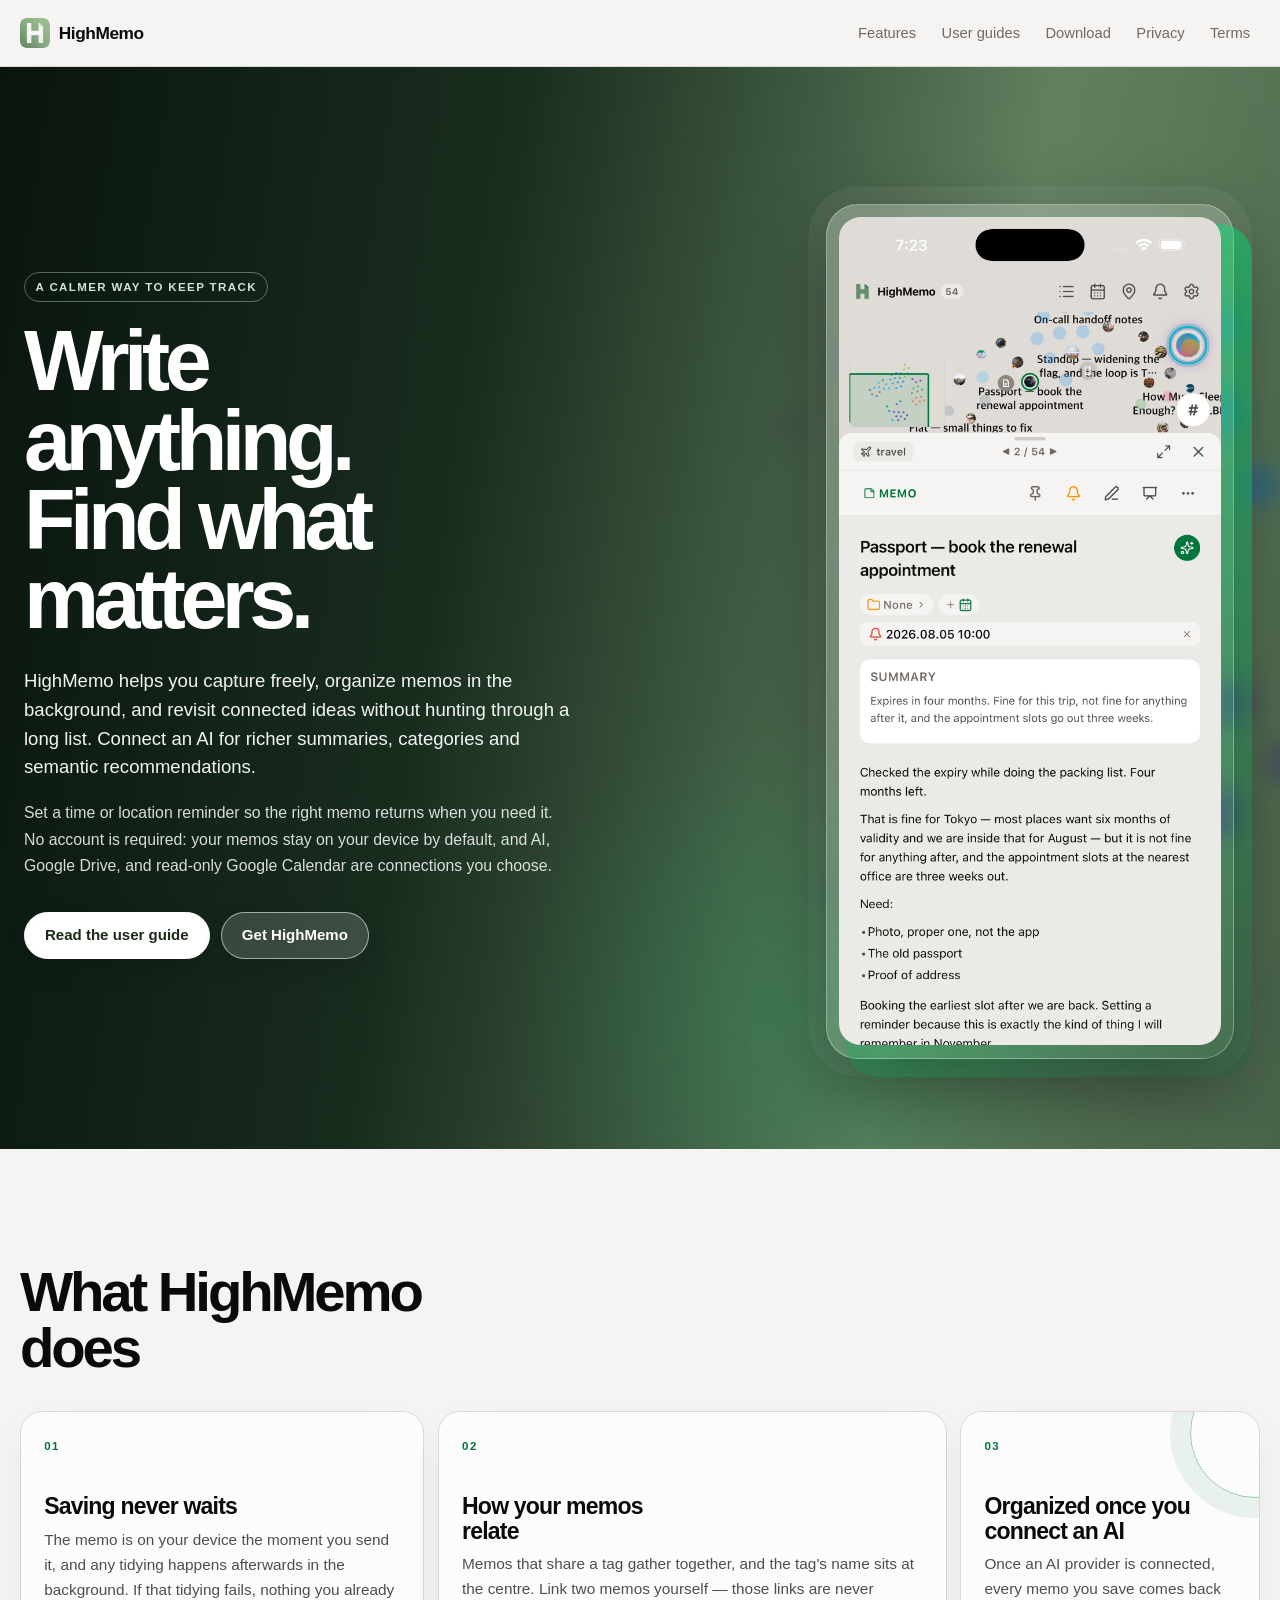
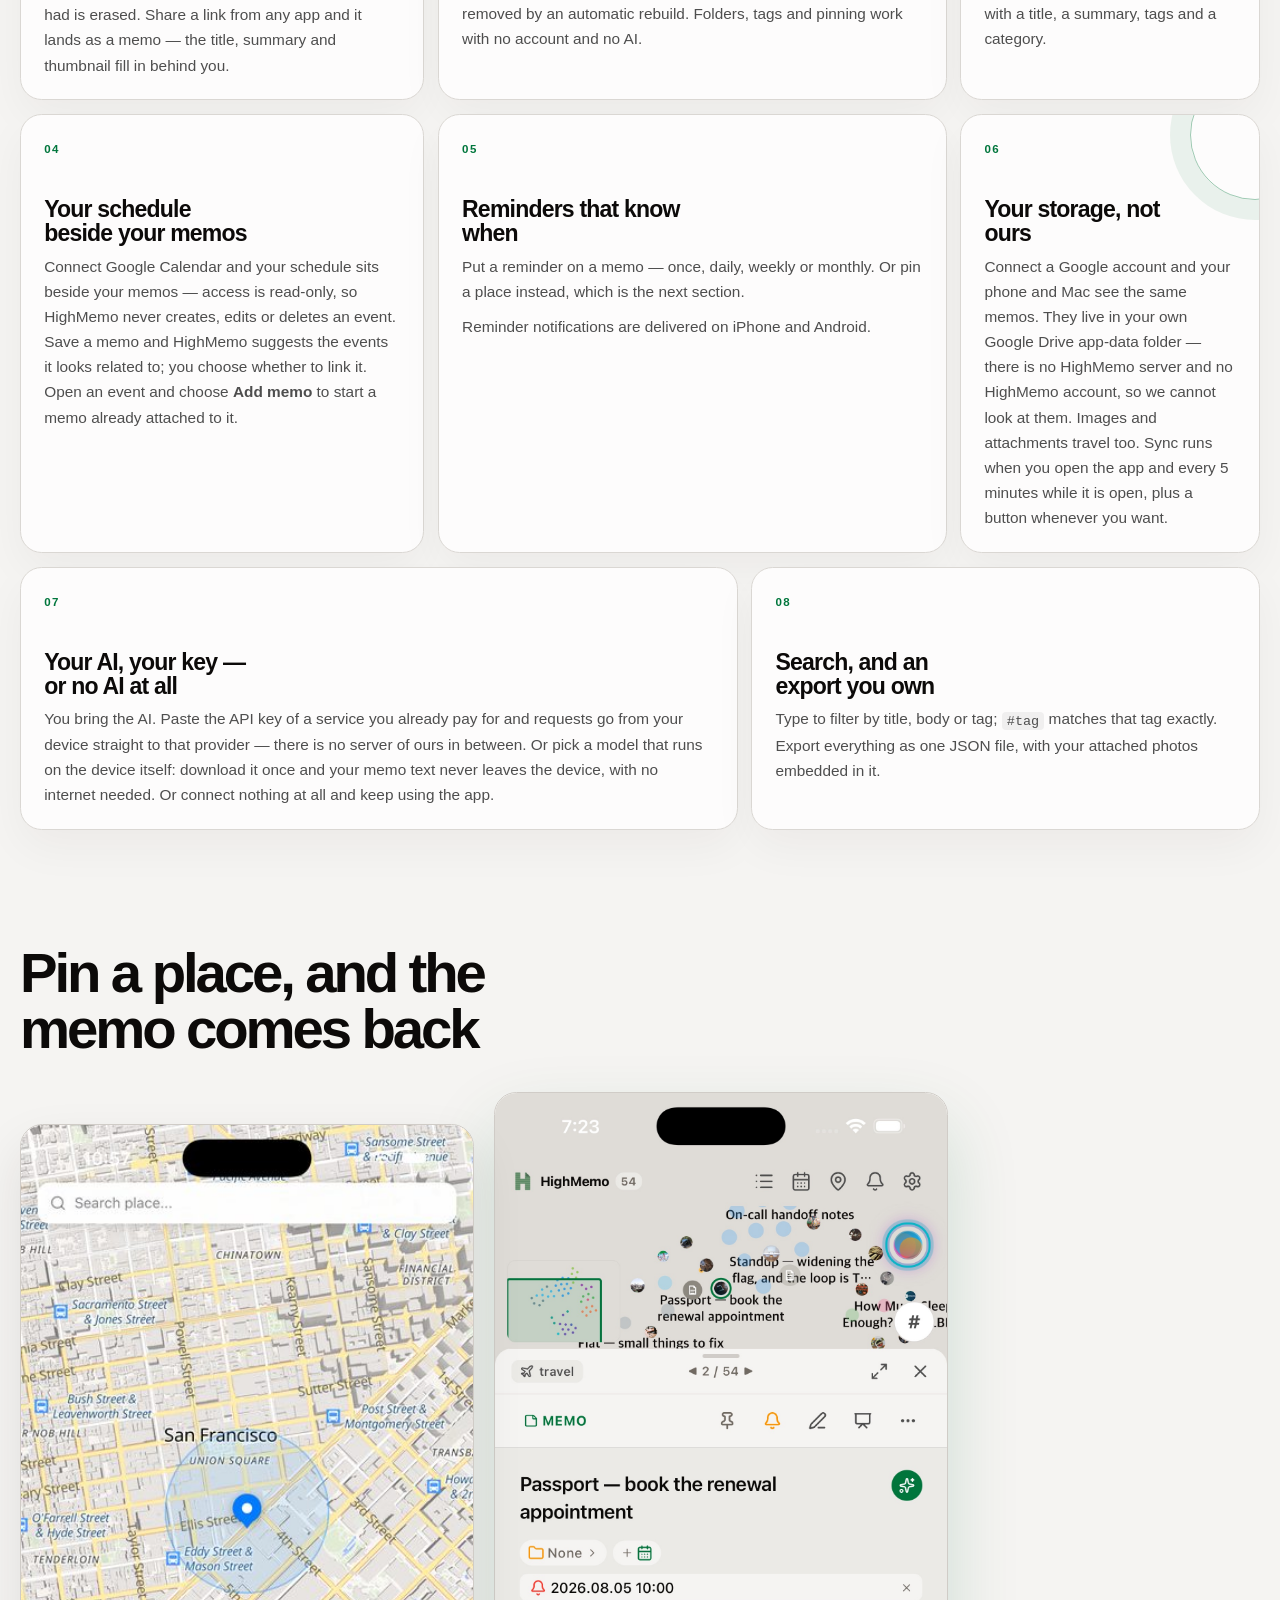
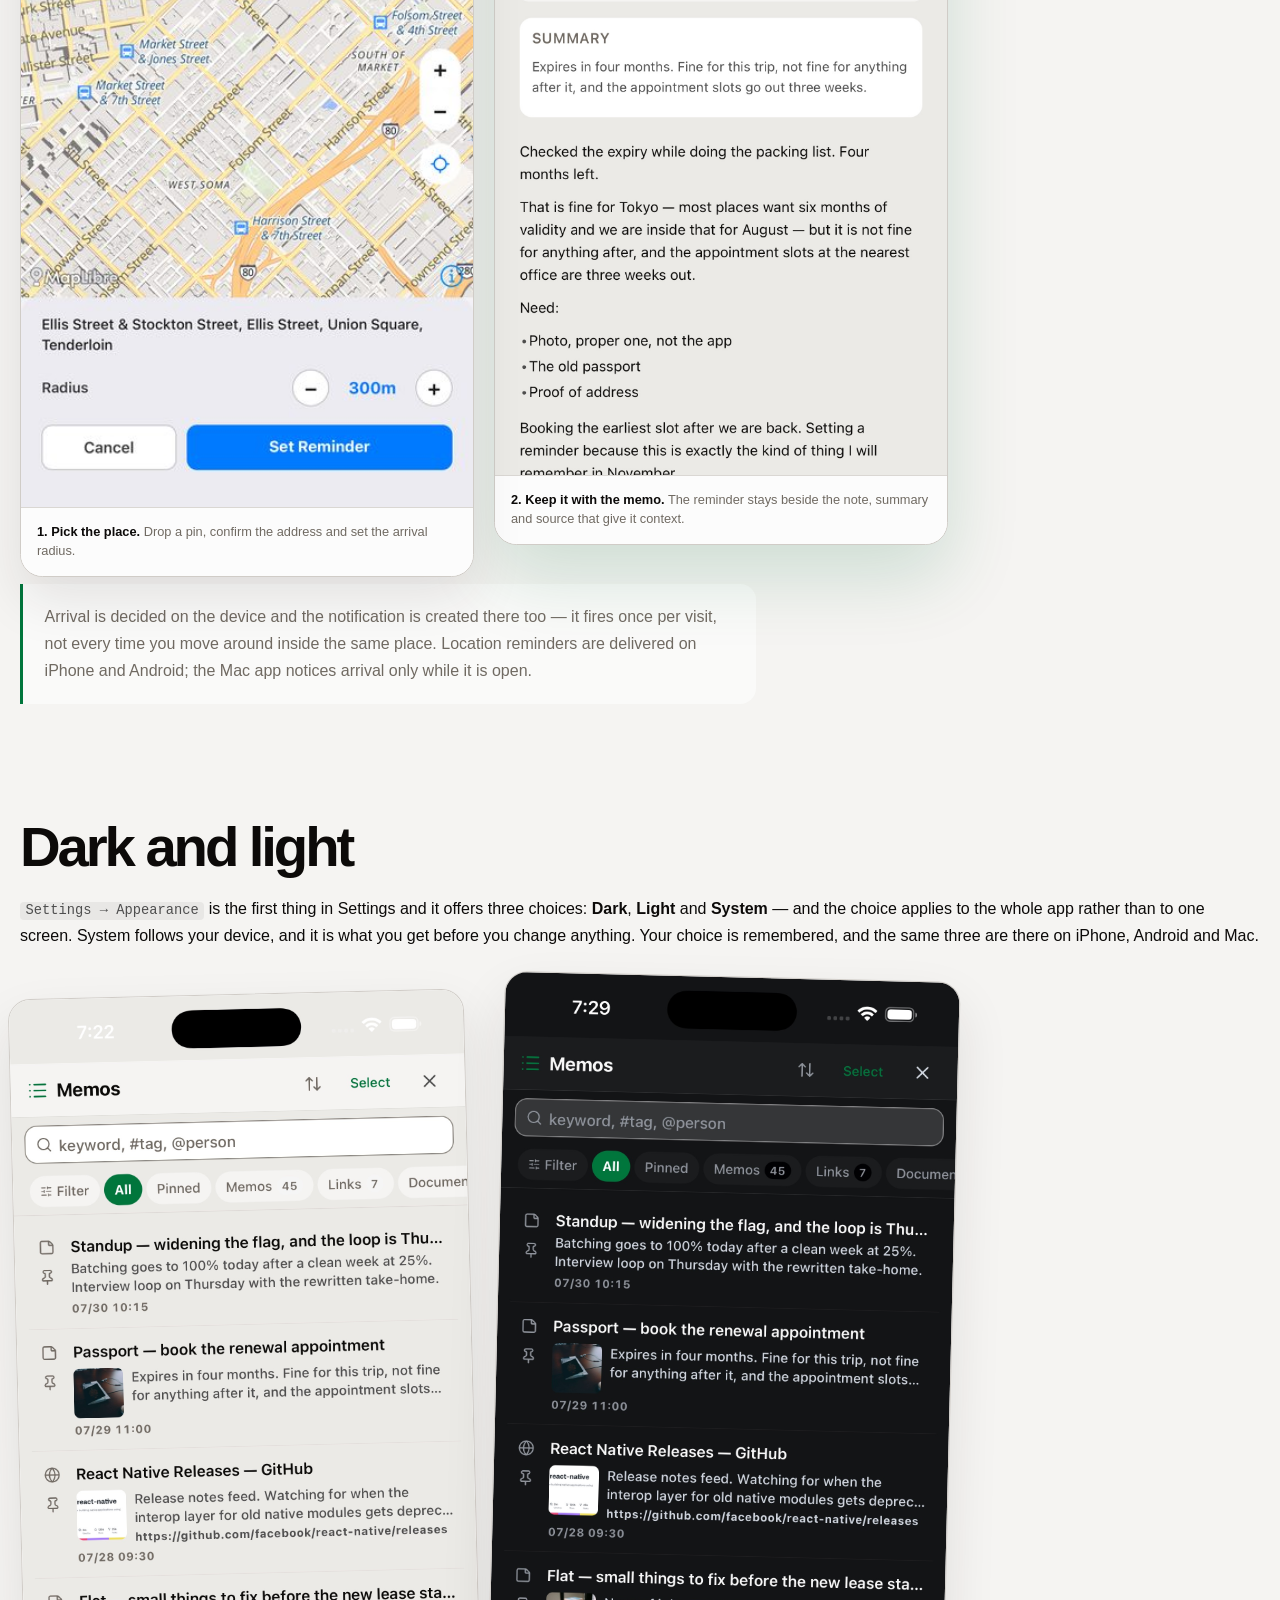
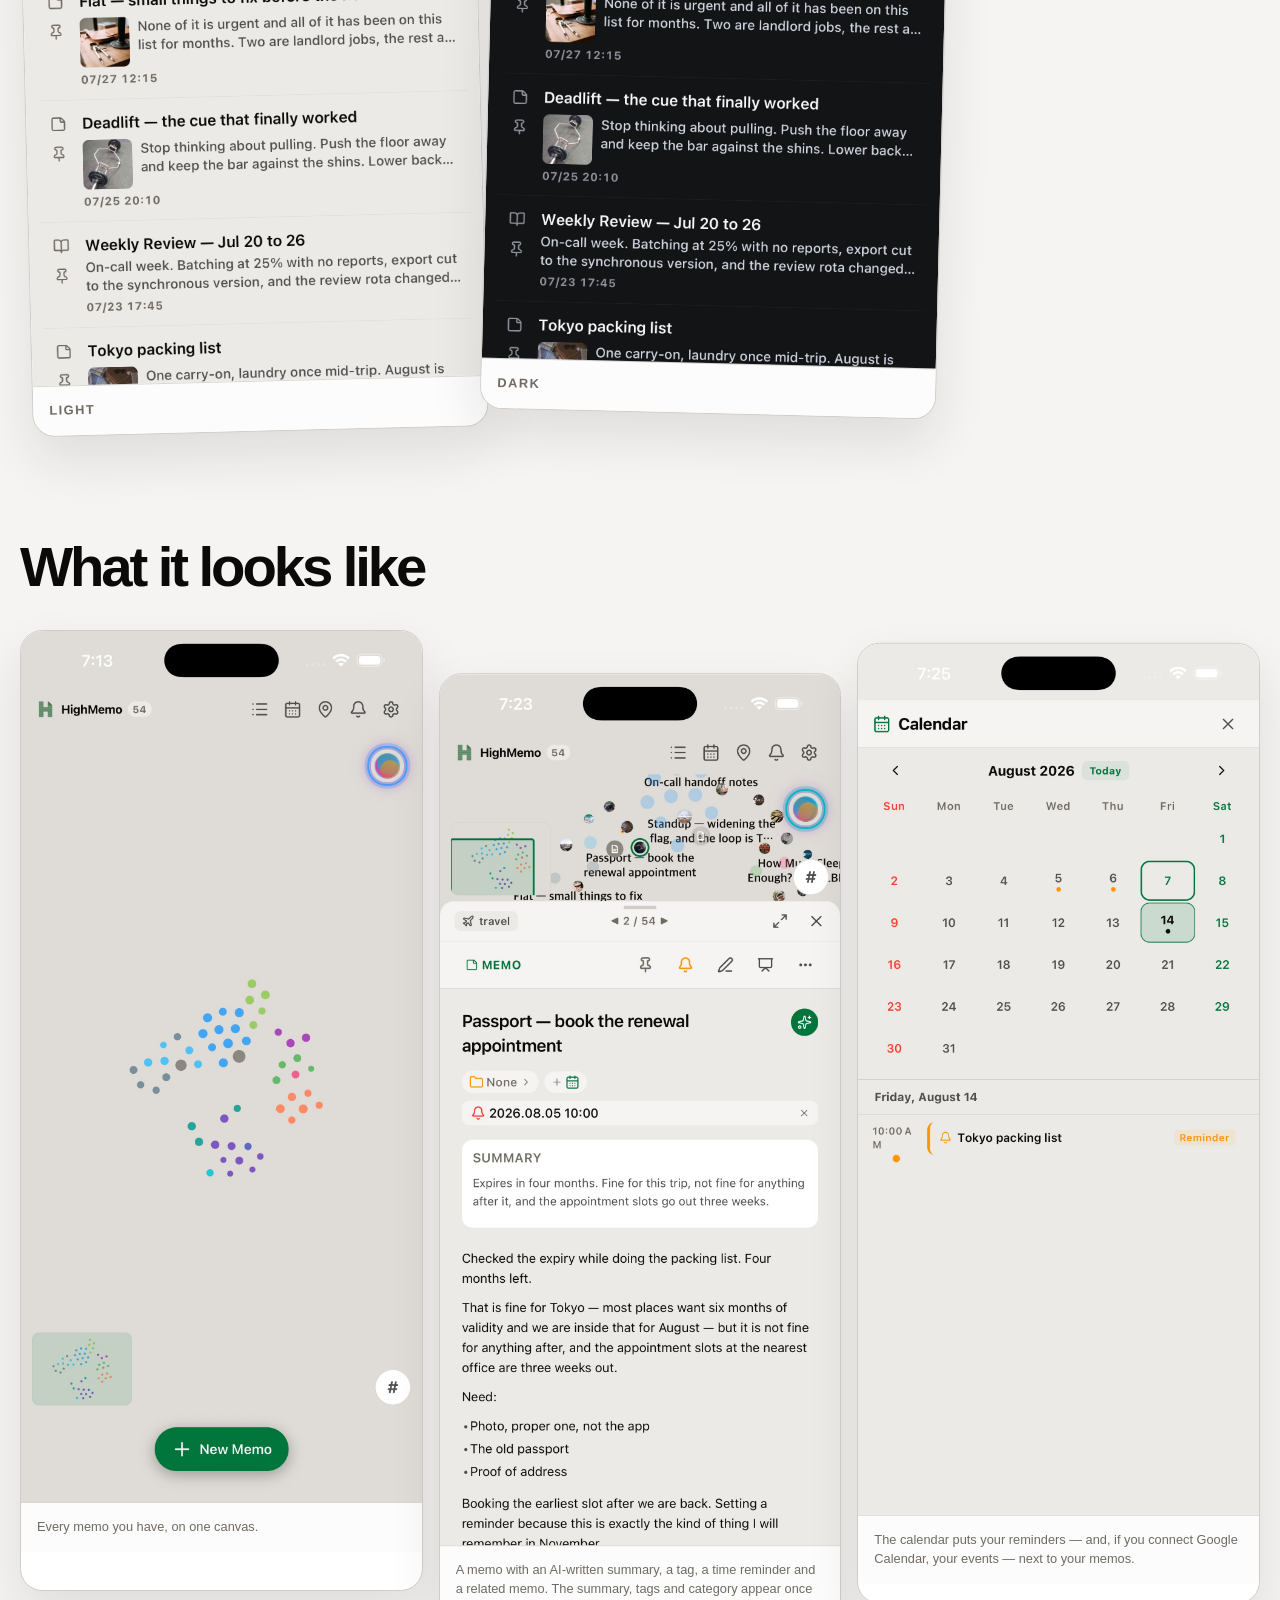
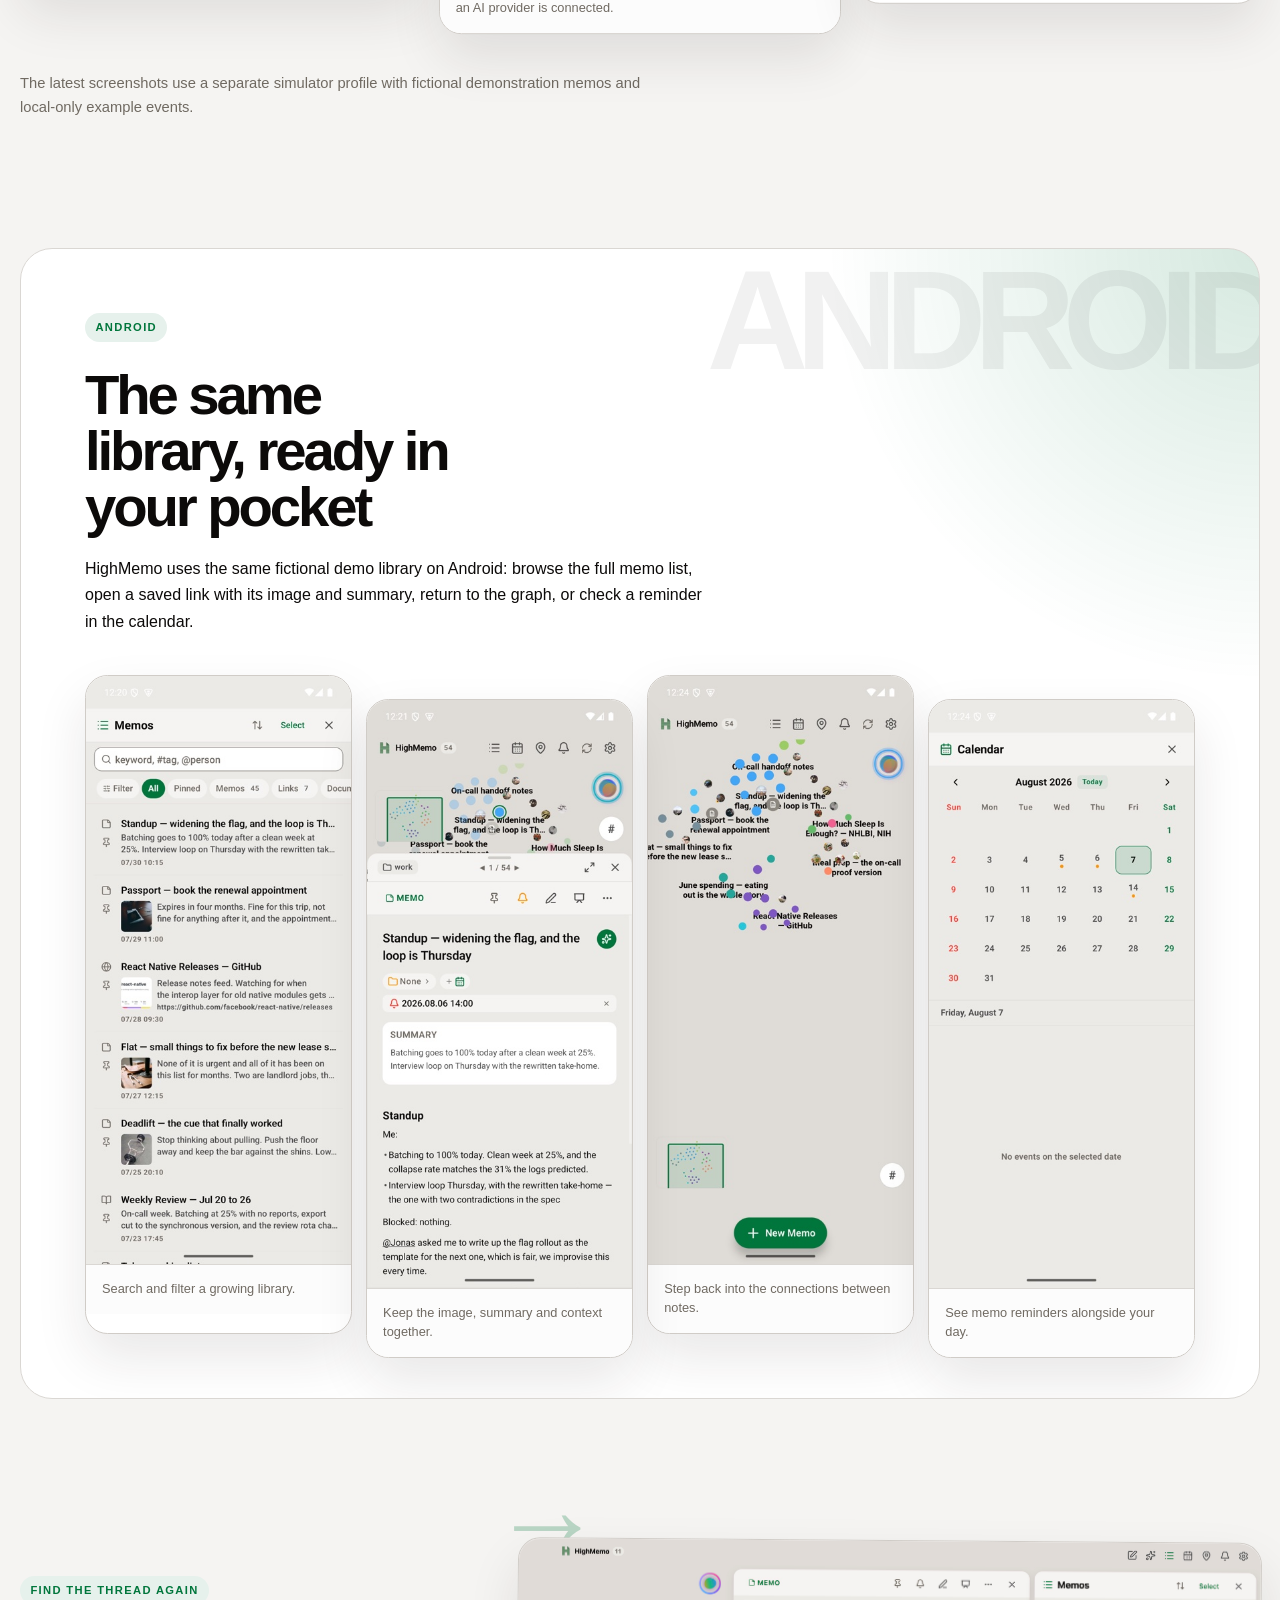
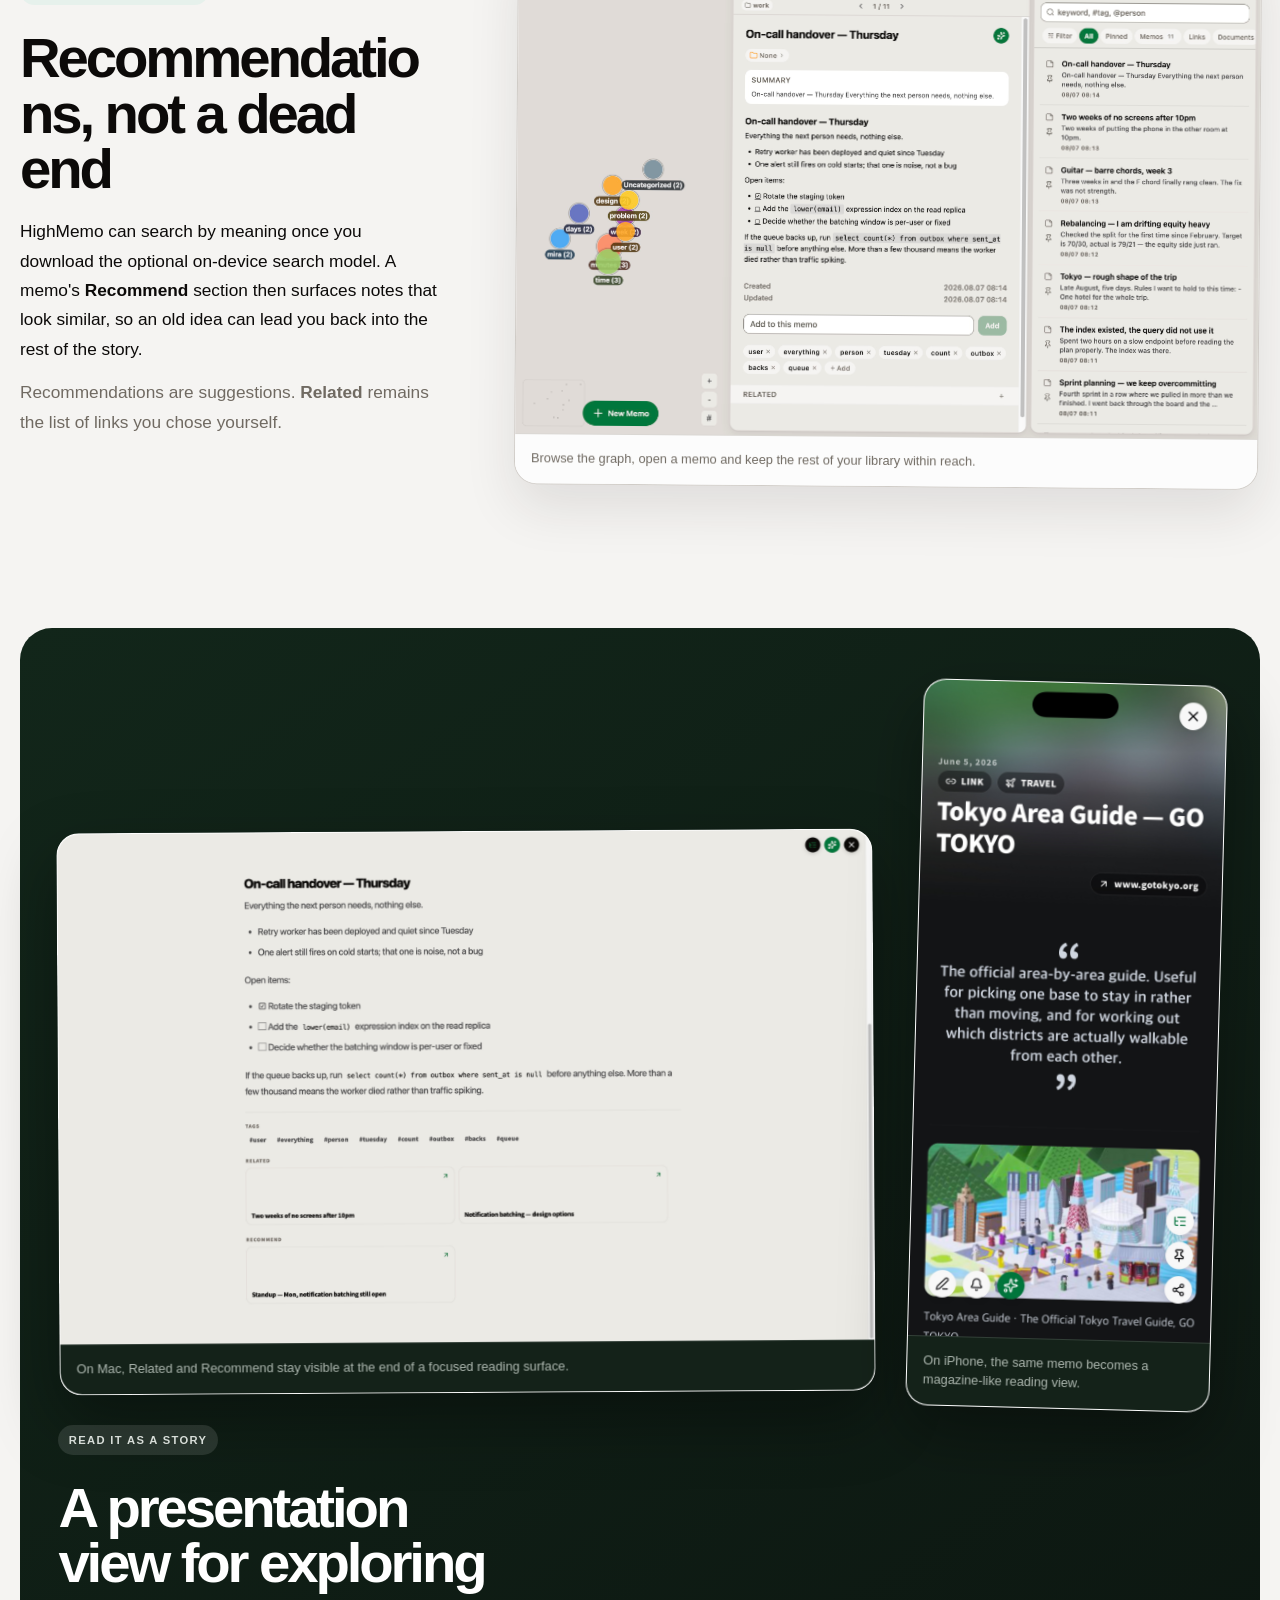
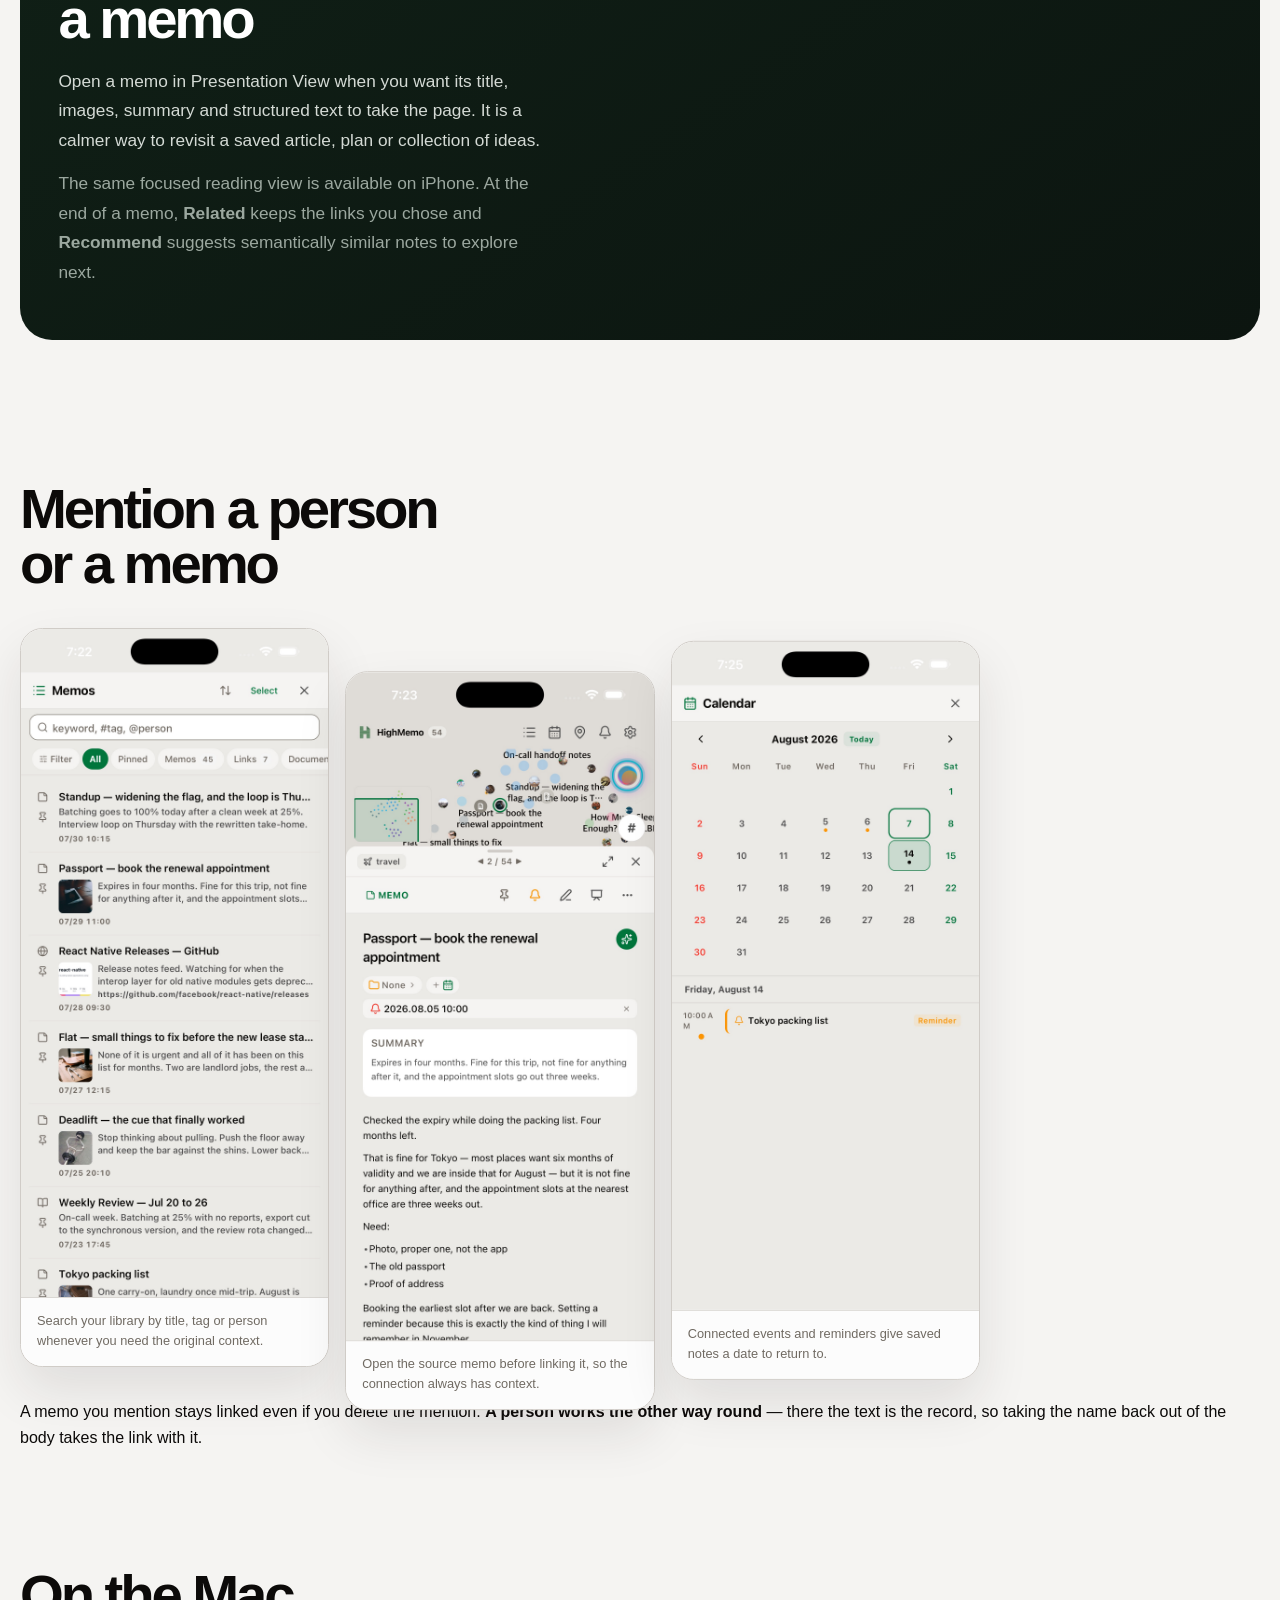
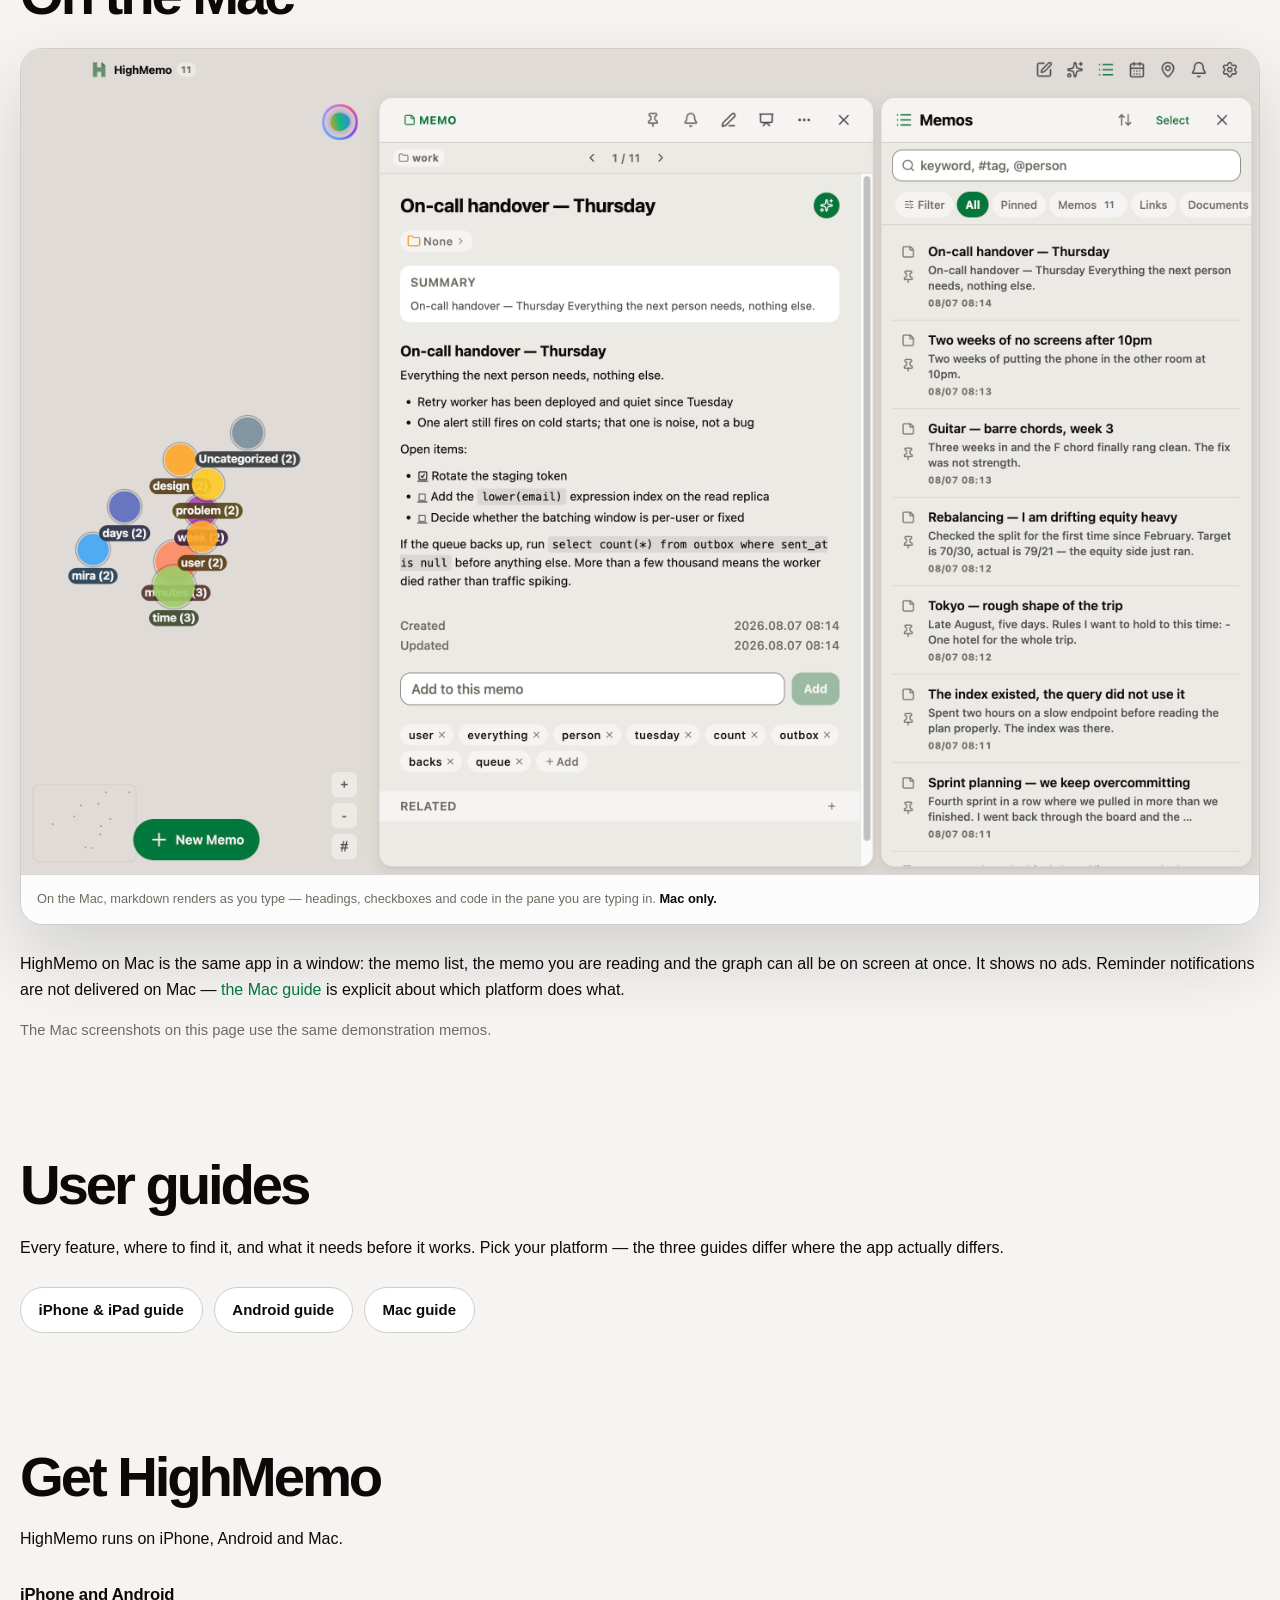
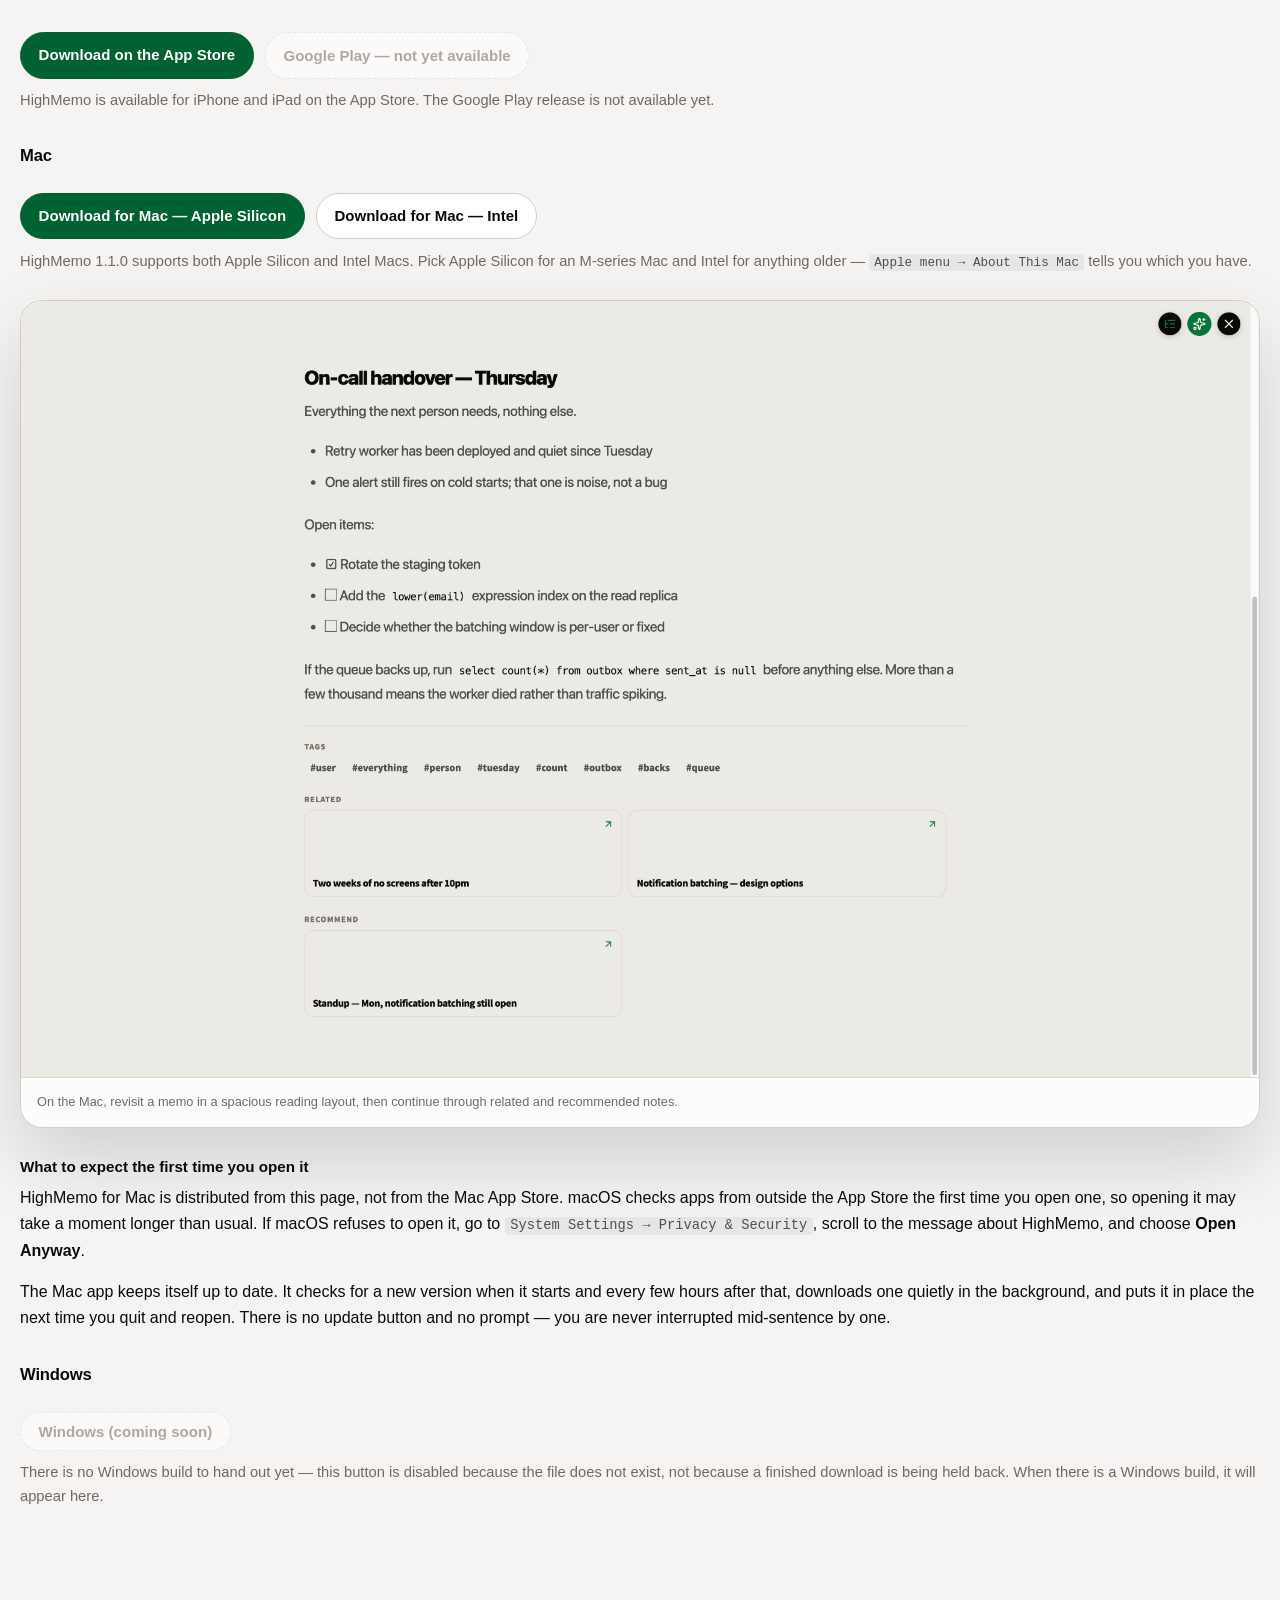
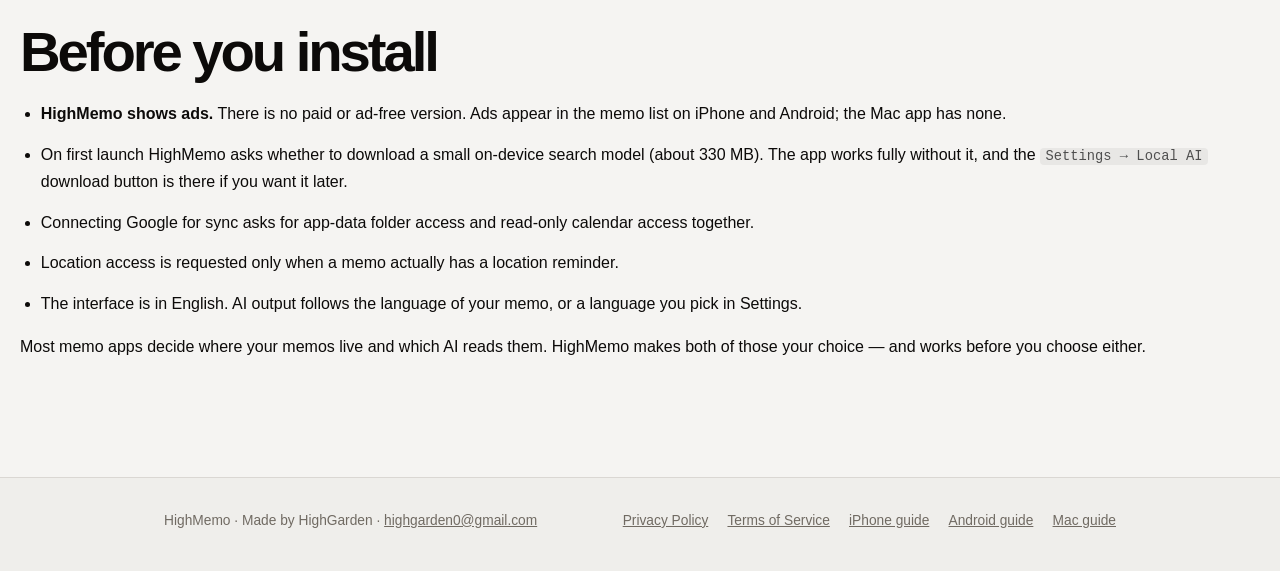
<file: index.html>
<!doctype html>
<html lang="en">
<head>
<meta charset="utf-8" />
<meta name="viewport" content="width=device-width, initial-scale=1" />
<title>HighMemo — Memos, AI, Sync &amp; Reminders</title>
<meta name="description" content="HighMemo saves every memo to your device first, shows how your memos relate, and adds AI, Drive sync, and calendar only when you connect them yourself." />
<meta name="robots" content="index,follow" />
<meta name="color-scheme" content="light dark" />
<link rel="canonical" href="https://highmemo.highgarden.app/" />
<!--
  Social card. og:image and og:url must be absolute, so they carry the published origin
  (https://highmemo.highgarden.app/ — the same site as privacy.html, whose URL the app's
  Settings screen hardcodes). If the repository is ever renamed these two lines break silently:
  the page still renders, the card just stops loading. The image is
  _workspace/promo/assets/concept/og_1200x630.png; its tagline is the approved one from
  01_strategist_messaging.md §5, so the card says nothing the page does not.
-->
<meta property="og:type" content="website" />
<meta property="og:site_name" content="HighMemo" />
<meta property="og:title" content="HighMemo — Memos, AI, Sync &amp; Reminders" />
<meta property="og:description" content="HighMemo saves every memo to your device first, shows how your memos relate, and adds AI, Drive sync, and calendar only when you connect them yourself." />
<meta property="og:url" content="https://highmemo.highgarden.app/" />
<meta property="og:image" content="https://highmemo.highgarden.app/img/og-card.jpg" />
<meta property="og:image:width" content="1200" />
<meta property="og:image:height" content="630" />
<meta property="og:image:alt" content="The HighMemo wordmark beside its notebook-H mark, with the line: Save first. Connect what you want, when you want." />
<meta name="twitter:card" content="summary_large_image" />
<meta name="twitter:title" content="HighMemo — Memos, AI, Sync &amp; Reminders" />
<meta name="twitter:description" content="HighMemo saves every memo to your device first, shows how your memos relate, and adds AI, Drive sync, and calendar only when you connect them yourself." />
<link rel="icon" href="./img/highmemo-mark.svg" />
<link rel="stylesheet" href="./site.css" />
<script type="application/ld+json">
{
  "@context": "https://schema.org",
  "@type": "WebApplication",
  "name": "HighMemo",
  "url": "https://highmemo.highgarden.app/",
  "description": "HighMemo saves every memo to your device first, shows how your memos relate, and adds AI, Drive sync, and calendar only when you connect them yourself.",
  "applicationCategory": "ProductivityApplication",
  "operatingSystem": "iOS, Android, macOS"
}
</script>
<!--
  This page is HighMemo's home page. It has two jobs beyond marketing:
  it is the home-page URL for the Google OAuth consent screen, and it is the entry point for the
  macOS download.

  EVERY user-facing sentence here is lifted verbatim from copy that already passed
  claim-verifier: _workspace/promo/01_strategist_messaging.md (§1, §2 S1-S5, §5) and
  _workspace/promo/03_listing_play.md. Do not "improve" the wording. In particular:
    - "shows how your memos relate" — the verb `relate` is what passed the verdict (02b §2).
      connect / link / map / automatically / builds itself are all REJECTED.
    - no encryption claim, no "never leaves your device" without its condition, no
      "your location is never transmitted", no background/real-time sync, no Windows, no widgets.
  New sentences must go through claim-verifier before they are published.

  TERMINOLOGY (2026-07-31): the unit is a MEMO, never a "note" — the app's own UI says Memos and
  New Memo. The only "note" left on this page is in code identifiers (id="stores-note",
  id="mac-note", class="note") and one alt text where "a note that AI can make mistakes" means a
  notice. Do not rename those ids; they are referenced by aria-describedby.

  ALSO FIXED 2026-07-31: this page was still carrying "AI output follows the language you set.",
  which claim-verifier REJECTED (V1b) — the default appLanguage is 'auto', which follows the
  language of the memo, not a language you set. Never restore that sentence on any surface.

  4TH PASS, 2026-07-31 — three additions, each with its reasoning at the section itself:
    1. #location — location reminders promoted out of the reminders card into their own section.
       No radius number, no denial that coordinates are transmitted. Read the comment there before
       touching a word of it; both of those are how the published privacy policy became false.
    2. #theme — the theme picker as a feature, plus a light/dark pair that always shows BOTH cuts.
       This is a NEW CLAIM (S26 in 05_site_report.md §29) — claim-verdicts.md has no entry for it,
       so every clause is annotated with the file:line it came from and nothing beyond that is said.
    3. A Windows "coming soon" button in #download. This departs from a standing ban on the word;
       the comment there explains why the departure is narrow and what still may not be said.

  ALL IMAGES ARE NOW WIRED (2026-07-31, after 438b27b8 landed the dark set). Two different
  mechanisms, and the difference is the point:
    - #theme renders the light AND dark memo list at all times. A prefers-color-scheme swap would
      show a light-mode visitor only the light cut, on the one block that exists to prove a dark
      theme is there.
    - #location and the four #screens figures use <picture> + prefers-color-scheme, because there
      the subject is the feature, not the theme.
  Never put a <source> on a cut whose dark file does not exist: it breaks the image for dark-mode
  visitors and looks perfectly fine in light mode. As of 438b27b8 the cuts WITHOUT a dark capture
  are 04, 05, 06, 09, 10, 11 and 12 on both platforms.

  6TH PASS, 2026-07-31 — "글보다는 스크린샷이 좋습니다. 백문이 불여일견입니다." (the user, verbatim).
  Seventeen new captures landed and this page was told to get SHORTER while showing MORE.

  WHAT WAS ADDED:
    - #mentions — three iPhone cuts of `@` (person suggestions, memo suggestions, and searching for
      a person). Captions C16/C17 from 04_visual_manifest.md §13-6 and the already-PASS'd C14.
      claim-verdicts.md §9-A judged C16 and C17 while this page was being built: BOTH PASS.
    - #mac — one Mac cut of the live markdown editor, and #download got the Mac window itself.
      The Mac frames are 1440x960 LANDSCAPE and use `figure.shot.wide`; they must never go in
      `.shot-grid` or `.pair`, which size their columns for a tall phone frame (site.css explains).
      Verdicts (claim-verdicts.md §9-B): D2 PASS as written. D1 came back CONDITIONAL on ONE WORD —
      the draft said "the whole canvas", and the canvas continues below the panels, so what is on
      screen is part of it. `the whole` was deleted here and in the Mac guide; nothing else changed.
      Do not put it back, and do not write any version that implies every memo is visible at once
      (in the capture they are, but only because the demo profile holds twelve).
    - claim-verdicts.md §2 correction 3 landed mid-edit and REJECTED "expand it, then Add memo" in
      the three guides: the pill sits under every Google event row with no expanding required
      (ReminderCalendarSheet.tsx:752-771 has no isExpanded condition). All three guides were fixed.
      THIS CARD WAS DELIBERATELY LEFT ALONE. "Open an event and choose Add memo" is not the rejected
      wording, and it was judged not false — so it stays as approved. It was briefly changed to
      "under an event" in this pass and changed back: rewriting an approved sentence to make it
      marginally more precise creates a claim that has to be judged again, for nothing.
      That one sentence has now been corrected twice ("press +", then "expand it first"). If it needs
      a third pass, change the guides and leave this card.

  WHAT WAS CUT, AND THE RULE USED: a sentence went only if a screenshot on this page now shows the
  same thing, or if the page said it twice. Deleting an approved sentence is free; REWRITING one
  invents a claim that has to be judged again, so text was moved and merged rather than reworded.
    - the whole "Dark, light, or whatever your device is doing" feature card — #theme has the same
      facts AND the two frames. Its clauses were moved into #theme verbatim, not rewritten.
    - the first clause of #location's copy — the heading and the figcaption both already said
      "pin a place and the memo comes back".
    - "or mention one inside another with @" from the relate card — #mentions now shows it.
  NOTHING conditional, platform-scoped or negative was cut. "Reminder notifications are delivered
  on iPhone and Android", "the Mac app has none", "HighMemo shows ads", "once an AI provider is
  connected" are the reason this page is true, not padding.
-->
</head>
<body class="landing-page">

<header class="site-head landing-head">
  <div class="site-head-in">
    <a class="brand" href="./index.html">
      <img src="./img/highmemo-mark.svg" alt="" width="26" height="26" />
      HighMemo
    </a>
    <nav class="site-nav" aria-label="Site">
      <a href="#features">Features</a>
      <a href="#guides">User guides</a>
      <a href="#download">Download</a>
      <a href="./privacy.html">Privacy</a>
      <a href="./terms.html">Terms</a>
    </nav>
  </div>
</header>

<section class="hero landing-hero">
  <div class="hero-in">
    <div class="hero-copy">
      <h1>Write anything. Find what matters.</h1>
      <p class="tagline">HighMemo helps you capture freely, organize memos in the background, and revisit connected ideas without hunting through a long list. Connect an AI for richer summaries, categories and semantic recommendations.</p>
      <p class="promise">Set a time or location reminder so the right memo returns when you need it. No account is required: your memos stay on your device by default, and AI, Google Drive, and read-only Google Calendar are connections you choose.</p>
      <div class="btn-row">
        <a class="btn btn-primary" href="#guides">Read the user guide</a>
        <a class="btn" href="#download">Get HighMemo</a>
      </div>
    </div>
    <div class="hero-shot hero-stage">
      <img src="./img/ios-2026-08-detail-light.jpg" width="1320" height="2868"
           alt="A HighMemo memo open on iPhone, showing its title, reminder, summary, content, dates and tags in one detail view." />
    </div>
  </div>
</section>

<main class="wide landing">

<h2 id="features">What HighMemo does <a class="anchor" href="#features" aria-label="Link to this section">#</a></h2>

<div class="features">

  <div class="feature">
    <h3>Saving never waits</h3>
    <!-- Two paragraphs merged into one on 2026-07-31. Not one word changed: fewer blocks, same facts. -->
    <p>The memo is on your device the moment you send it, and any tidying happens afterwards in the background. If that tidying fails, nothing you already had is erased. Share a link from any app and it lands as a memo — the title, summary and thumbnail fill in behind you.</p>
  </div>

  <div class="feature">
    <h3>How your memos relate</h3>
    <!--
      "or mention one inside another with @" was deleted here on 2026-07-31 and is not lost: the
      #mentions section below now SHOWS it, in three screenshots, and says the one thing this card
      could not fit — that a memo mention and a person mention behave in opposite directions.
      The tag-hub sentence stays word for word. `relate` is the verb that passed the verdict.
    -->
    <p>Memos that share a tag gather together, and the tag's name sits at the centre. Link two memos yourself — those links are never removed by an automatic rebuild. Folders, tags and pinning work with no account and no AI.</p>
  </div>

  <div class="feature">
    <h3>Organized once you connect an AI</h3>
    <!--
      "one of 21 categories" was here and was downgraded (02_verifier_claims.md §7, case 7): the
      category the AI returns is saved as-is and is never checked against the list, and the graph
      only knows 15 colours. A promotional surface has no room for that, so it drops the number.
      The three guides keep it and explain it — that is where "why is this dot grey?" gets an answer.
    -->
    <p>Once an AI provider is connected, every memo you save comes back with a title, a summary, tags and a category.</p>
  </div>

  <div class="feature">
    <h3>Your schedule beside your memos</h3>
    <p>Connect Google Calendar and your schedule sits beside your memos — access is read-only, so HighMemo never creates, edits or deletes an event. Save a memo and HighMemo suggests the events it looks related to; you choose whether to link it. Open an event and choose <strong>Add memo</strong> to start a memo already attached to it.</p>
  </div>

  <div class="feature">
    <h3>Reminders that know when</h3>
    <!--
      Two details were cut from the approved listing sentence rather than repeated here:
      "(pick the weekdays)" and "radius from 100 m to 5 km". Both describe what the code accepts,
      not what the UI offers — the repeat picker writes a single weekday, and the radius stepper
      caps at 2 km. Dropping a detail is safe; asserting an unreachable number is not.
      Flagged for re-verification in _workspace/promo/05_site_report.md.

      2026-07-31 (4th pass): the location half of this card MOVED to the #location section below,
      where it has a screenshot. The sentences were not rewritten — they were relocated verbatim,
      which is what §5 of docs/store-listing/README.md did with the Add memo sentence. Do not
      restore them here as well; saying the same thing twice on one page is how a page starts
      reading like filler, and it would then have to be corrected in two places.
    -->
    <p>Put a reminder on a memo — once, daily, weekly or monthly. Or pin a place instead, which is the next section.</p>
    <p class="sub">Reminder notifications are delivered on iPhone and Android.</p>
  </div>

  <div class="feature">
    <h3>Your storage, not ours</h3>
    <p>Connect a Google account and your phone and Mac see the same memos. They live in your own Google Drive app-data folder — there is no HighMemo server and no HighMemo account, so we cannot look at them. Images and attachments travel too. Sync runs when you open the app and every 5 minutes while it is open, plus a button whenever you want.</p>
  </div>

  <div class="feature">
    <h3>Your AI, your key — or no AI at all</h3>
    <p>You bring the AI. Paste the API key of a service you already pay for and requests go from your device straight to that provider — there is no server of ours in between. Or pick a model that runs on the device itself: download it once and your memo text never leaves the device, with no internet needed. Or connect nothing at all and keep using the app.</p>
  </div>

  <div class="feature">
    <h3>Search, and an export you own</h3>
    <p>Type to filter by title, body or tag; <code>#tag</code> matches that tag exactly. Export everything as one JSON file, with your attached photos embedded in it.</p>
  </div>

  <!--
    THE THEME FEATURE CARD WAS REMOVED HERE on 2026-07-31 (6th pass), and its sentences were moved
    into #theme below WITHOUT rewriting them. The card and that section carried the same facts, and
    #theme is the one with the two frames in it — a card that repeats what a picture below it proves
    is exactly the padding the user asked to be rid of. Do not restore the card; restoring it means
    the same claim needs keeping true in two places.

    The evidence list for those sentences moved with them — it is now the comment above #theme.
  -->

</div>

<!--
  ============================================================================================
  LOCATION REMINDERS — promoted out of the reminders card on 2026-07-31 (4th pass) because it is
  one of the five strengths and was getting one sentence.

  WHAT MAY AND MAY NOT BE SAID HERE (claim-verdicts.md §5, and its ❌ column):
    ✅ arrival is decided on the device, and the notification is created there too
    ✅ it fires once per visit
    ✅ location access is requested only when a memo actually has a location reminder
    ✅ iPhone and Android; on Mac arrival is only noticed while the app is open
    ❌ ANY denial of transmission — "your location is never transmitted", "stays on your device",
       "we never see where you are". Opening the picker reverse-geocodes the current coordinates
       against nominatim.openstreetmap.org (LocationPickerSheet.tsx:97-107), every pin does it
       again (:132), place search does it per keystroke (:135-166), and attached photos send their
       EXIF GPS to the same host (App.tsx:6888-6897). The published privacy policy is already
       false on exactly this point (RELEASE_READINESS.md B5) — do not add a second surface to fix.
    ❌ ANY radius number. The three guides carry it correctly (100 m to 2 km, 50 m steps, 300 m by
       default) because they are reference documents; a promotional surface that repeats a UI
       constant goes stale the day the stepper changes, and then three files have to move together.
       This page paid that bill once already (5 km → 2 km).
    ❌ "the moment you arrive" / "instantly" — OS geofences vary and the desktop check is 15 s.
  ============================================================================================
-->
<h2 id="location">Pin a place, and the memo comes back <a class="anchor" href="#location" aria-label="Link to this section">#</a></h2>

<div class="visual-sequence">
  <!--
    <picture> auto-switch, NOT a side-by-side pair — and the difference matters for this cut
    specifically. visual-producer reports that the app does not use a theme-aware map style, so in the
    dark capture the MAP TILES stay light and only the sheet and the search bar go dark. Shown alone
    that is simply the app; shown next to the light cut it reads as "the map does not follow the
    theme", which turns a screenshot into a complaint. The side-by-side lives at #theme with the memo
    list, which does change completely.

    Caption: 04_visual_manifest.md §1 cut 13, PASS'd (C13), and §12-3 confirms the dark capture is the
    same screen — same address, same radius — so the same caption applies to both.

    The alt text describes the 300 m on screen, which is the stepper's default; the manifest judged
    that irrelevant to the radius question. Describing what is in a picture is not asserting a range,
    and the prose on this page still carries no radius number at all.
  -->
  <figure class="shot">
    <picture>
      <source media="(prefers-color-scheme: dark)" srcset="./img/ios-dark-13_location_reminder.jpg" />
      <img src="./img/ios-13_location_reminder.jpg" width="405" height="880" loading="lazy"
           alt="Setting a location reminder on iPhone: a map with a dropped pin and a shaded circle around it, the street address of the pin above the map, a radius row reading 300 m with minus and plus buttons, and a Set Reminder button at the bottom." />
    </picture>
    <figcaption><strong>1. Pick the place.</strong> Drop a pin, confirm the address and set the arrival radius.</figcaption>
  </figure>
  <figure class="shot">
    <picture>
      <source media="(prefers-color-scheme: dark)" srcset="./img/ios-2026-08-detail-dark.jpg" />
      <img src="./img/ios-2026-08-detail-light.jpg" width="1320" height="2868" loading="lazy"
           alt="A HighMemo memo detail on iPhone with its title, reminder space, summary, source text, dates and tags." />
    </picture>
    <figcaption><strong>2. Keep it with the memo.</strong> The reminder stays beside the note, summary and source that give it context.</figcaption>
  </figure>
</div>
<p class="feature-note">Arrival is decided on the device and the notification is created there too — it fires once per visit, not every time you move around inside the same place. Location reminders are delivered on iPhone and Android; the Mac app notices arrival only while it is open.</p>
</div>

<!--
  ============================================================================================
  DARK AND LIGHT. The pair below deliberately renders BOTH images at all times.

  A prefers-color-scheme swap was the obvious thing to reach for and it is the wrong thing HERE: a
  visitor whose device is in light mode would be shown the light cut and would never see that a dark
  theme exists, on the one part of the page whose entire job is to show that it exists. Auto-swapping
  is right in the "What it looks like" grid below — there the point is the feature in the picture,
  not the theme — and that is what the grid does.
  ============================================================================================
-->
<h2 id="theme">Dark and light <a class="anchor" href="#theme" aria-label="Link to this section">#</a></h2>

<!--
  S26 and S31 — **both PASS**, all seven sub-claims (claim-verdicts.md §9-C, which opened N-12 for
  the theme). The clauses below were written from the code before that verdict existed, and the
  verdict confirmed each one, so nothing here changed. Keep them as they are:
    - three choices, in this order in the UI: Dark / Light / System
      — SettingsScreen.tsx:2313-2317 (the array the row maps over)
    - the section is called Appearance and it is the FIRST section of Settings
      — SettingsScreen.tsx:2291-2301
    - System is the default — useAppStore.ts:343 (`themeMode: 'system'`)
    - System reads the device — App.tsx:854-856 (`useColorScheme()`)
    - the choice is remembered — useAppStore.ts:901 (themeMode is in the persisted allow-list)
    - all three platforms: one shared SettingsScreen with no Platform gate on this section, rendered
      both docked (App.tsx:5498) and as a sheet (App.tsx:5848)
    - the whole app, not one screen: there is one theme object, appChrome, which applyTheme()
      MUTATES IN PLACE (appChrome.ts:45 — markdownNative.ts:10 exists to say so), and
      App.tsx:864-867 bumps _themeVersion so every component built on useThemedStyles re-renders.
  Deliberately NOT claimed: how the theme looks, "OLED", "easy on the eyes", per-page or
  automatic-at-sunset switching (none exist), that it follows the device instantly (the value is
  read at render), or a screen-by-screen list. N-12 turns that last one into a hard boundary — TWO
  surfaces do not follow the theme: the MAP TILES (one fixed style URL, no dark variant —
  LocationPickerSheet.tsx:29, LocationMapPanel.tsx:44) and the graph's dot colours (category
  palette, GraphCanvas.tsx:57-72). So "every screen follows it" and "the map follows it too" are
  REJECTED, and the same verdict is why #location auto-switches instead of showing a light/dark pair.
  Also do not strengthen "System follows your device" into "always reflects your device exactly":
  when the OS reports no scheme at all, App.tsx:856 falls back to dark.

  These two sentences ARE the feature card that used to sit in the grid above; it was deleted on
  2026-07-31 rather than kept in parallel. The wording was not touched in the move.
-->
<p><span class="path">Settings → Appearance</span> is the first thing in Settings and it offers three choices: <strong>Dark</strong>, <strong>Light</strong> and <strong>System</strong> — and the choice applies to the whole app rather than to one screen. System follows your device, and it is what you get before you change anything. Your choice is remembered, and the same three are there on iPhone, Android and Mac.</p>

<!--
  WHY THE MEMO LIST IS THE PAIR, and not one of the other five screens that have a dark capture:
  visual-manifest §12-3 records that the dark 01 is the SAME scroll position and the SAME rows as the
  light one, so the only difference a reader sees between these two frames is the theme. That is the
  whole requirement for a comparison. Two other candidates were rejected on the producer's own
  evidence: 13_location_reminder keeps light MAP TILES in dark mode (the app has no theme-aware map
  style), and 08_ai_assistant is a live model answer, where iPhone and Android hold DIFFERENT
  responses — fine for auto-switching, wrong for a pair.

  Both images render at all times, by design. See the section comment above.

  No loading="lazy" on the light frame: it is the first thing this section is for, and above-the-fold
  by the time anyone reaches the heading. The dark frame keeps it.
-->
<div class="pair">
  <figure class="shot">
    <img src="./img/ios-2026-08-list-light.jpg" width="1320" height="2868"
         alt="HighMemo's memo list on iPhone in the light theme: a search field, filter chips and a list of fictional demonstration memos." />
    <figcaption>Light</figcaption>
  </figure>
  <figure class="shot">
    <img src="./img/ios-2026-08-list-dark.jpg" width="1320" height="2868" loading="lazy"
         alt="The same fictional demonstration memo list in the dark theme, with the same search field and filter chips." />
    <figcaption>Dark</figcaption>
  </figure>
</div>

<h2 id="screens">What it looks like <a class="anchor" href="#screens" aria-label="Link to this section">#</a></h2>

<div class="shot-grid">
  <!--
    THESE CURRENT CAPTURES AUTO-SWITCH; THE #theme PAIR DOES NOT. The subject of each cut here is the
    feature in it, not the theme, so following the visitor's own scheme is the right behaviour.
    Their light and dark counterparts come from the same separate simulator profile.

    THE ALT TEXT IS UNCHANGED BY THE DARK SOURCE, deliberately. It describes what is on the screen,
    and the screen is identical; a screen-reader user does not need to be told the background colour,
    and duplicating each alt into a light and a dark variant would double the number of sentences to
    keep true for no gain.

    If a dark file is ever removed, remove its <source> in the same edit. A <source> pointing at a
    missing file breaks the image for dark-mode visitors ONLY and looks perfectly fine in light mode.

    04_visual_manifest.md §12-1 also replaced the LIGHT 02 and 08 cuts under the same filenames
    (b165b392 changed the reminder chip to a bell and fixed list-marker alignment). The alt text and
    captions here survived that unchanged because none of them describes an icon, a colour or a
    bullet — which is the reason to keep writing them that way.
  -->
  <!--
    The graph caption is the one 04_visual_manifest.md §1 wrote specifically for this cut, because
    the approved tag-hub sentence ("memos that share a tag gather together, and the tag's name sits
    at the centre") does NOT reproduce here — the labels you can read are truncated memo titles, not
    tag names. The tag-hub sentence is still fine as body copy above; it is not fine as this cut's
    caption. Do not claim what the colours mean either: in this demo corpus colour comes from the
    category, but on a device that has the embedding model it comes from the vector instead.
  -->
  <figure class="shot">
    <picture>
      <source media="(prefers-color-scheme: dark)" srcset="./img/ios-2026-08-graph-dark.jpg" />
      <img src="./img/ios-2026-08-graph-light.jpg" width="1320" height="2868" loading="lazy"
           alt="The graph view: 54 memos as coloured dots gathered into loose clusters, each dot labelled with the beginning of its memo title, an overview map at the bottom left and a New Memo button at the bottom." />
    </picture>
    <figcaption>Every memo you have, on one canvas.</figcaption>
  </figure>
  <figure class="shot">
    <picture>
      <source media="(prefers-color-scheme: dark)" srcset="./img/ios-2026-08-detail-dark.jpg" />
      <img src="./img/ios-2026-08-detail-light.jpg" width="1320" height="2868" loading="lazy"
           alt="A memo open in detail view, showing a title, a reminder, a summary card, its text, created and updated dates, tags and related-memo space." />
    </picture>
    <figcaption>A memo with an AI-written summary, a tag, a time reminder and a related memo. The summary, tags and category appear once an AI provider is connected.</figcaption>
  </figure>
  <figure class="shot">
    <picture>
      <source media="(prefers-color-scheme: dark)" srcset="./img/ios-2026-08-calendar-dark.jpg" />
      <img src="./img/ios-2026-08-calendar-light.jpg" width="1320" height="2868" loading="lazy"
           alt="The calendar view: a month grid for August 2026 with dots on days that have entries, and below it the agenda for Friday, August 14 showing a 10:00 AM entry labelled Busan weekend packing list with a Reminder badge." />
    </picture>
    <figcaption>The calendar puts your reminders — and, if you connect Google Calendar, your events — next to your memos.</figcaption>
  </figure>
</div>

<p class="sub">The latest screenshots use a separate simulator profile with fictional demonstration memos and local-only example events.</p>

<section class="platform-showcase" aria-labelledby="android-title">
  <div class="platform-showcase-copy">
    <p class="eyebrow">Android</p>
    <h2 id="android-title">The same library, ready in your pocket <a class="anchor" href="#android-title" aria-label="Link to this section">#</a></h2>
    <p>HighMemo uses the same fictional demo library on Android: browse the full memo list, open a saved link with its image and summary, return to the graph, or check a reminder in the calendar.</p>
  </div>
  <div class="platform-shot-grid">
    <figure class="shot">
      <img src="./img/android-2026-08-list-light.jpg" width="396" height="880" loading="lazy"
           alt="HighMemo's current Android memo list with search, filter chips, thumbnails and fictional demonstration memos." />
      <figcaption>Search and filter a growing library.</figcaption>
    </figure>
    <figure class="shot">
      <img src="./img/android-2026-08-detail-light.jpg" width="396" height="880" loading="lazy"
           alt="HighMemo's current Android memo detail showing the memo type, reminder, summary, markdown content and saved context together." />
      <figcaption>Keep the image, summary and context together.</figcaption>
    </figure>
    <figure class="shot">
      <img src="./img/android-2026-08-graph-light.jpg" width="396" height="880" loading="lazy"
           alt="The current Android graph view with colour-coded memo nodes, labels, a miniature overview map and a New Memo button." />
      <figcaption>Step back into the connections between notes.</figcaption>
    </figure>
    <figure class="shot">
      <img src="./img/android-2026-08-calendar-light.jpg" width="396" height="880" loading="lazy"
           alt="The current Android calendar in August 2026 with reminder dates marked in the fictional demonstration library." />
      <figcaption>See memo reminders alongside your day.</figcaption>
    </figure>
  </div>
</section>

<section class="feature-showcase" aria-labelledby="recommend-title">
  <div class="showcase-copy">
    <p class="eyebrow">Find the thread again</p>
    <h2 id="recommend-title">Recommendations, not a dead end <a class="anchor" href="#recommend-title" aria-label="Link to this section">#</a></h2>
    <p>HighMemo can search by meaning once you download the optional on-device search model. A memo's <strong>Recommend</strong> section then surfaces notes that look similar, so an old idea can lead you back into the rest of the story.</p>
    <p class="sub">Recommendations are suggestions. <strong>Related</strong> remains the list of links you chose yourself.</p>
  </div>
  <figure class="shot wide">
    <img src="./img/desktop-2026-08-main-light.jpg" width="2880" height="1920" loading="lazy"
         alt="HighMemo on Mac showing the graph, an open memo detail and a searchable memo list together." />
    <figcaption>Browse the graph, open a memo and keep the rest of your library within reach.</figcaption>
  </figure>
</section>

<section class="feature-showcase feature-showcase-reverse presentation-showcase" aria-labelledby="presentation-title">
  <div class="showcase-copy">
    <p class="eyebrow">Read it as a story</p>
    <h2 id="presentation-title">A presentation view for exploring a memo <a class="anchor" href="#presentation-title" aria-label="Link to this section">#</a></h2>
    <p>Open a memo in Presentation View when you want its title, images, summary and structured text to take the page. It is a calmer way to revisit a saved article, plan or collection of ideas.</p>
    <p class="sub">The same focused reading view is available on iPhone. At the end of a memo, <strong>Related</strong> keeps the links you chose and <strong>Recommend</strong> suggests semantically similar notes to explore next.</p>
  </div>
  <div class="presentation-shots">
    <figure class="shot wide">
      <img src="./img/desktop-2026-08-presentation-light.jpg" width="4112" height="2580" loading="lazy"
           alt="HighMemo Presentation View on Mac showing the on-call handover memo, two manually related memos, and a recommended memo at the end of the reading layout." />
      <figcaption>On Mac, Related and Recommend stay visible at the end of a focused reading surface.</figcaption>
    </figure>
    <figure class="shot presentation-phone">
      <img src="./img/ios-2026-08-presentation-dark.jpg" width="1320" height="2868" loading="lazy"
           alt="HighMemo Presentation View on iPhone showing a fictional Busan weekend guide with an image, summary, tags and reading actions." />
      <figcaption>On iPhone, the same memo becomes a magazine-like reading view.</figcaption>
    </figure>
  </div>
</section>

<!--
  ============================================================================================
  MENTIONS — new section, 2026-07-31 (6th pass). Three captures, one sentence. It replaces the
  clause "or mention one inside another with @" that used to be inside the relate feature card.

  THE CAPTIONS ARE C16 AND C17 FROM 04_visual_manifest.md §13-6, VERBATIM. Both are now **PASS**
  (claim-verdicts.md §9-A). Two things about them are not stylistic:

  1. DO NOT MERGE C16 AND C17 INTO ONE SENTENCE. The verdict gives three independent reasons, any
     one of which is enough. (a) The link lifetimes are OPPOSITE: a memo mention is ADD-ONLY (delete
     the mention and the link survives), a person mention is RECONCILED against the body (delete the
     mention and the link goes) — so one sentence about durability is false at one end, which is why
     C12 was rejected. (b) The TRIGGER STATE differs: a bare `@` offers people only, because memo and
     event candidates need at least one typed character (useMentionSuggest.ts:106, :117). (c) A
     caption is judged against its own picture, and a merged sentence is not reproduced by either
     frame. The paragraph below keeps the two directions apart on purpose.
     Two more boundaries from the same verdict: do not write "type any word from the memo" (the match
     is on the TITLE only, :108), and do not add "and the link stays" to C16.
  2. C16 says "the people you have mentioned before come up" and stops there. It does not say "and
     the link stays", because in these two frames there is no result yet — only a suggestion row.

  WHAT THESE FRAMES DO NOT SHOW, so the page must not say it: the EVENT badge. One `@` covers
  people, memos AND calendar events (useMentionSuggest.ts:2-7), but the demo device had zero
  events, so no event chip appears in either cut (04_visual_manifest.md §13-3 note 3). Do not add
  "or an event" to a caption on the strength of these pictures.

  The third cut is the RESULT, and its caption is C14 — already PASS'd and already used, word for
  word, on the Android guide. It was reused rather than rewritten: the same screen with two
  different sentences on two surfaces is how surfaces drift apart.

  iPhone cuts only, like everything above. The Android equivalents live in the Android guide,
  where a reader is looking at their own platform. Note for whoever adds them elsewhere: iOS has
  16_search_person, ANDROID DOES NOT — its person-search cut is 05_search_person and its dark
  partner is android-dark-05 (04_visual_manifest.md §13-4). Building a <picture> from one name
  breaks the other platform.
  ============================================================================================
-->
<h2 id="mentions">Mention a person or a memo <a class="anchor" href="#mentions" aria-label="Link to this section">#</a></h2>

<div class="shot-grid">
  <figure class="shot">
    <picture>
      <source media="(prefers-color-scheme: dark)" srcset="./img/ios-2026-08-list-dark.jpg" />
      <img src="./img/ios-2026-08-list-light.jpg" width="1320" height="2868" loading="lazy"
           alt="HighMemo's memo list on iPhone with search and filter controls above fictional demonstration memos." />
    </picture>
    <figcaption>Search your library by title, tag or person whenever you need the original context.</figcaption>
  </figure>
  <figure class="shot">
    <picture>
      <source media="(prefers-color-scheme: dark)" srcset="./img/ios-2026-08-detail-dark.jpg" />
      <img src="./img/ios-2026-08-detail-light.jpg" width="1320" height="2868" loading="lazy"
           alt="A HighMemo memo detail on iPhone with a summary card, reminder, content and tags." />
    </picture>
    <figcaption>Open the source memo before linking it, so the connection always has context.</figcaption>
  </figure>
  <figure class="shot">
    <picture>
      <source media="(prefers-color-scheme: dark)" srcset="./img/ios-2026-08-calendar-dark.jpg" />
      <img src="./img/ios-2026-08-calendar-light.jpg" width="1320" height="2868" loading="lazy"
           alt="The HighMemo calendar on iPhone with reminder entries shown below an August month grid." />
    </picture>
    <figcaption>Connected events and reminders give saved notes a date to return to.</figcaption>
  </figure>
</div>

<p>A memo you mention stays linked even if you delete the mention. <strong>A person works the other way round</strong> — there the text is the record, so taking the name back out of the body takes the link with it.</p>

<!--
  ============================================================================================
  THE MAC — new section, 2026-07-31 (6th pass), because the user asked for the desktop app to be
  visible on the page that hands it out. One capture here, one more in #download, three in the Mac
  guide. The other three landing sections stay iPhone.

  THE CAPTION IS D2 FROM 04_visual_manifest.md §14-4 — **PASS** (claim-verdicts.md §9-B) — AND ITS
  LAST TWO WORDS ARE LOAD-BEARING. "Mac only" is the condition on verdict N-6: the live editor is the
  `Platform.OS === 'web'` branch (App.tsx:7741 → :7747) and the native sibling is a placeholder
  (MarkdownWysiwyg.tsx:1-8). The verdict says in as many words: do not approve an edit that removes
  "Mac only". Delete those two words and the sentence becomes a promise the phones do not keep.

  The paragraph under the figure carries three claims and each is deliberate: three panels at once
  (D1's subject, and it does not say "the whole canvas"), no ads on Mac (already said in #before),
  and reminder notifications NOT being delivered on Mac. The last one is a negative and stays.

  These files are 1440x960. `figure.shot.wide` exists for them; `.shot-grid` and `.pair` size their
  columns for a 405x880 phone frame and would render this window at 320px wide, where the whole
  point of it — three panels with content in them — is not visible. See site.css and
  04_visual_manifest.md §14-6.
  ============================================================================================
-->
<h2 id="mac">On the Mac <a class="anchor" href="#mac" aria-label="Link to this section">#</a></h2>

<figure class="shot wide">
  <img src="./img/desktop-2026-08-main-light.jpg" width="2880" height="1920" loading="lazy"
       alt="HighMemo's current Mac workspace with the graph, memo detail and memo list open together." />
  <figcaption>On the Mac, markdown renders as you type — headings, checkboxes and code in the pane you are typing in. <strong>Mac only.</strong></figcaption>
</figure>

<p>HighMemo on Mac is the same app in a window: the memo list, the memo you are reading and the graph can all be on screen at once. It shows no ads. Reminder notifications are not delivered on Mac — <a href="./guide-desktop.html">the Mac guide</a> is explicit about which platform does what.</p>

<p class="sub">The Mac screenshots on this page use the same demonstration memos.</p>

<h2 id="guides">User guides <a class="anchor" href="#guides" aria-label="Link to this section">#</a></h2>

<p>Every feature, where to find it, and what it needs before it works. Pick your platform — the three guides differ where the app actually differs.</p>

<div class="btn-row">
  <a class="btn" href="./guide-ios.html">iPhone &amp; iPad guide</a>
  <a class="btn" href="./guide-android.html">Android guide</a>
  <a class="btn" href="./guide-desktop.html">Mac guide</a>
</div>

<h2 id="download">Get HighMemo <a class="anchor" href="#download" aria-label="Link to this section">#</a></h2>

<!--
  Three platforms, named positively and nothing else. The messaging doc bans any mention of
  Windows or a browser version outright (01 §6-C), so this line does not deny them either —
  listing exactly what exists answers the question without introducing the words.
-->
<p>HighMemo runs on iPhone, Android and Mac.</p>

<h3>iPhone and Android</h3>

<div class="btn-row">
  <a class="btn btn-primary" href="https://apps.apple.com/us/app/highmemo/id6799994183">Download on the App Store</a>
  <button class="btn" type="button" disabled aria-describedby="stores-note">Google Play — not yet available</button>
</div>
<p id="stores-note" class="sub">HighMemo is available for iPhone and iPad on the App Store. The Google Play release is not available yet.</p>

<h3>Mac</h3>

<div class="btn-row">
  <a class="btn btn-primary" href="https://github.com/HighGarden-Studio/HighMemo-Release/releases/download/v1.1.0/HighMemo-1.1.0-arm64.dmg" aria-describedby="mac-note">Download for Mac — Apple Silicon</a>
  <a class="btn" href="https://github.com/HighGarden-Studio/HighMemo-Release/releases/download/v1.1.0/HighMemo-1.1.0.dmg" aria-describedby="mac-note">Download for Mac — Intel</a>
</div>
<p id="mac-note" class="sub">HighMemo 1.1.0 supports both Apple Silicon and Intel Macs. Pick Apple&nbsp;Silicon for an M-series Mac and Intel for anything older — <span class="path">Apple menu → About This Mac</span> tells you which you have.</p>

<!--
  What you download from the buttons above. Caption D1 from
  04_visual_manifest.md §14-4, CONDITIONAL and now satisfied: the draft's "the whole canvas" was cut
  (claim-verdicts.md §9-B) because the canvas continues past the panels. What is left describes the
  LAYOUT and claims no feature, which is also deliberate — the demo profile has no AI provider
  connected, so nothing in this frame may be attributed to AI. The summary card in the middle panel
  is rule-engine output (§14-3) and no caption or alt on this page says otherwise. The blue @Mira
  link is not mentioned either, on the verdict's advice: naming it drags in the reconcile behaviour
  that C16's boundary covers.
-->
<figure class="shot wide">
  <img src="./img/desktop-2026-08-presentation-light.jpg" width="4112" height="2580" loading="lazy"
       alt="HighMemo Presentation View on Mac showing an on-call handover memo, related memos and a recommended memo in a focused reading layout." />
  <figcaption>On the Mac, revisit a memo in a spacious reading layout, then continue through related and recommended notes.</figcaption>
</figure>

<h4>What to expect the first time you open it</h4>
<p>HighMemo for Mac is distributed from this page, not from the Mac App Store. macOS checks apps from outside the App Store the first time you open one, so opening it may take a moment longer than usual. If macOS refuses to open it, go to <span class="path">System Settings → Privacy &amp; Security</span>, scroll to the message about HighMemo, and choose <strong>Open Anyway</strong>.</p>
<p>The Mac app keeps itself up to date. It checks for a new version when it starts and every few hours after that, downloads one quietly in the background, and puts it in place the next time you quit and reopen. There is no update button and no prompt — you are never interrupted mid-sentence by one.</p>

<!--
  ============================================================================================
  WINDOWS — added 2026-07-31 (4th pass) on an explicit instruction, and it needs its reasoning
  written down because it goes against a standing rule.

  THE RULE IT DEPARTS FROM: 01_strategist_messaging.md §6-C bans "Windows 언급 일체" — any mention
  at all — and claim-verdicts.md carried that forward as a REJECT (its 2026-07-31 additions, first
  row). Both bans exist for one reason: package.json's `build` block has `mac` only, with zero hits
  for win/nsis/appx/msi (package.json:190-233), so a present-tense sentence about Windows is false.

  WHY "COMING SOON" IS NOT THAT SENTENCE: the banned claim is that Windows works. This says the
  opposite — that you cannot get it. A disabled button labelled "coming soon" makes no present-tense
  assertion, and the note underneath says outright that no build exists.

  WHAT MUST NOT FOLLOW FROM THIS:
    ❌ "Windows is supported" / "works on Windows" / "available for Windows" — the REJECT stands
    ❌ Windows in the platform line above ("HighMemo runs on iPhone, Android and Mac") — unchanged
       on purpose, and it is still true
    ❌ Windows in the store listings. docs/store-listing/ was not touched
    ❌ a Windows section in the Mac guide, or a fourth guide — instructions for software that has
       no build would be instructions for nothing
    ❌ architectures (arm64/x64). Mac names them because two Mac builds genuinely exist; naming
       them for Windows would invent detail about a build that does not

  NOTE FOR THE VERIFICATION PASS: the previous passes ran a forbidden-string check that failed the
  page on any occurrence of "Windows" (05_site_report.md §26). That check now has to allow this
  section — and only this section. Do not delete the word to make the old check pass.
  ============================================================================================
-->
<h3>Windows</h3>

<div class="btn-row">
  <button class="btn" type="button" disabled aria-describedby="win-note">Windows (coming soon)</button>
</div>
<p id="win-note" class="sub">There is no Windows build to hand out yet — this button is disabled because the file does not exist, not because a finished download is being held back. When there is a Windows build, it will appear here.</p>

<h2 id="before">Before you install <a class="anchor" href="#before" aria-label="Link to this section">#</a></h2>

<ul>
  <li><strong>HighMemo shows ads.</strong> There is no paid or ad-free version. Ads appear in the memo list on iPhone and Android; the Mac app has none.</li>
  <li>On first launch HighMemo asks whether to download a small on-device search model (about 330&nbsp;MB). The app works fully without it, and the <span class="path">Settings → Local AI</span> download button is there if you want it later.</li>
  <li>Connecting Google for sync asks for app-data folder access and read-only calendar access together.</li>
  <li>Location access is requested only when a memo actually has a location reminder.</li>
  <li>The interface is in English. AI output follows the language of your memo, or a language you pick in Settings.</li>
</ul>

<p>Most memo apps decide where your memos live and which AI reads them. HighMemo makes both of those your choice — and works before you choose either.</p>

</main>

<footer class="site-foot">
  <div class="site-foot-in">
    <div>HighMemo · Made by HighGarden · <a href="mailto:highgarden0@gmail.com">highgarden0@gmail.com</a></div>
    <div class="site-foot-links">
      <a href="./privacy.html">Privacy Policy</a>
      <a href="./terms.html">Terms of Service</a>
      <a href="./guide-ios.html">iPhone guide</a>
      <a href="./guide-android.html">Android guide</a>
      <a href="./guide-desktop.html">Mac guide</a>
    </div>
  </div>
</footer>

</body>
</html>
</file>
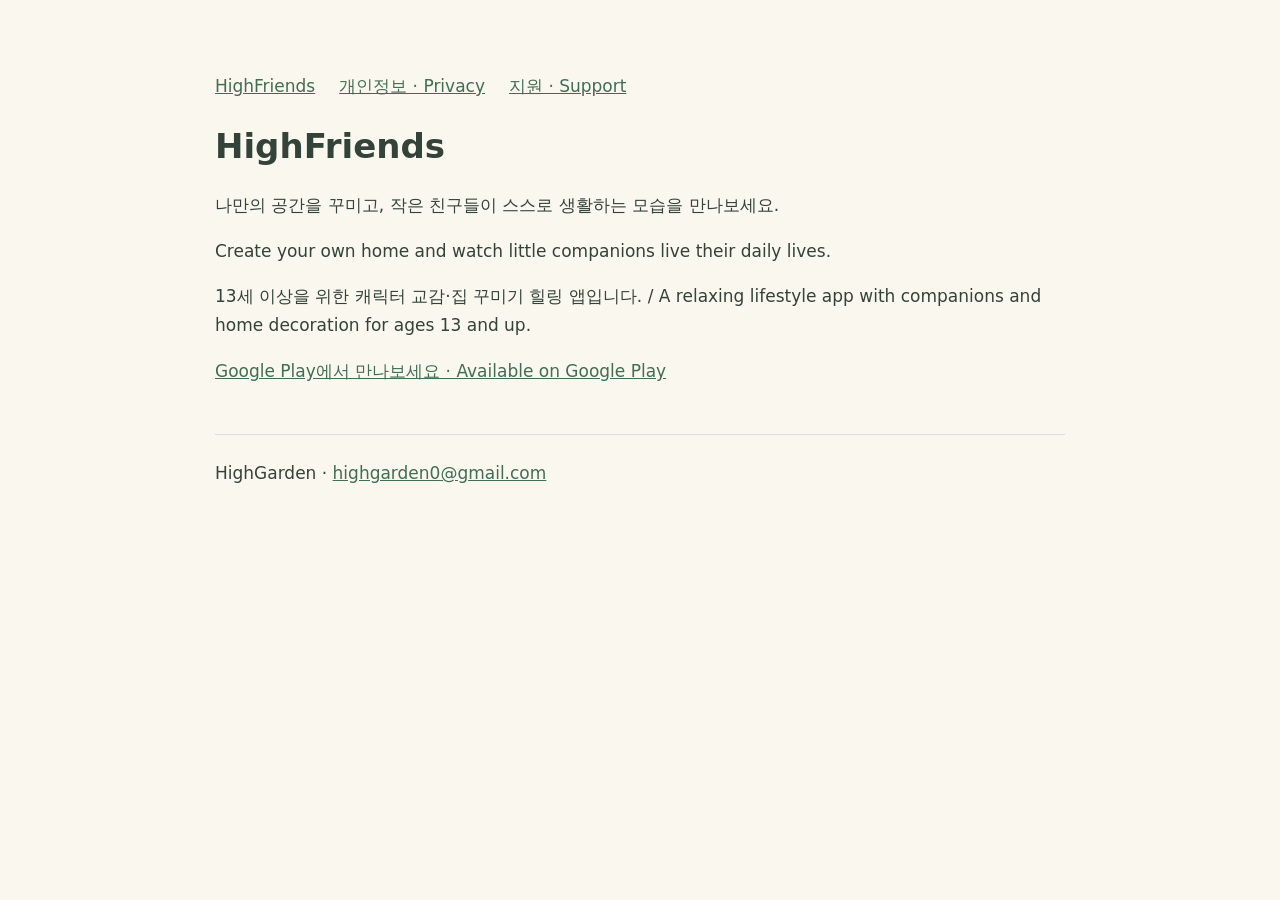
<file: highfriends/index.html>
<!doctype html><html lang="ko"><meta charset="utf-8"><meta name="viewport" content="width=device-width,initial-scale=1"><title>HighFriends · HighFriends</title><link rel="stylesheet" href="site.css"><main><nav><a href="index.html">HighFriends</a><a href="privacy.html">개인정보 · Privacy</a><a href="support.html">지원 · Support</a></nav><h1>HighFriends</h1><p>나만의 공간을 꾸미고, 작은 친구들이 스스로 생활하는 모습을 만나보세요.</p><p>Create your own home and watch little companions live their daily lives.</p><p>13세 이상을 위한 캐릭터 교감·집 꾸미기 힐링 앱입니다. / A relaxing lifestyle app with companions and home decoration for ages 13 and up.</p><p><a href="https://play.google.com/store/apps/details?id=app.highgarden.highfriends">Google Play에서 만나보세요 · Available on Google Play</a></p><footer>HighGarden · <a href="mailto:highgarden0@gmail.com">highgarden0@gmail.com</a></footer></main></html>
</file>
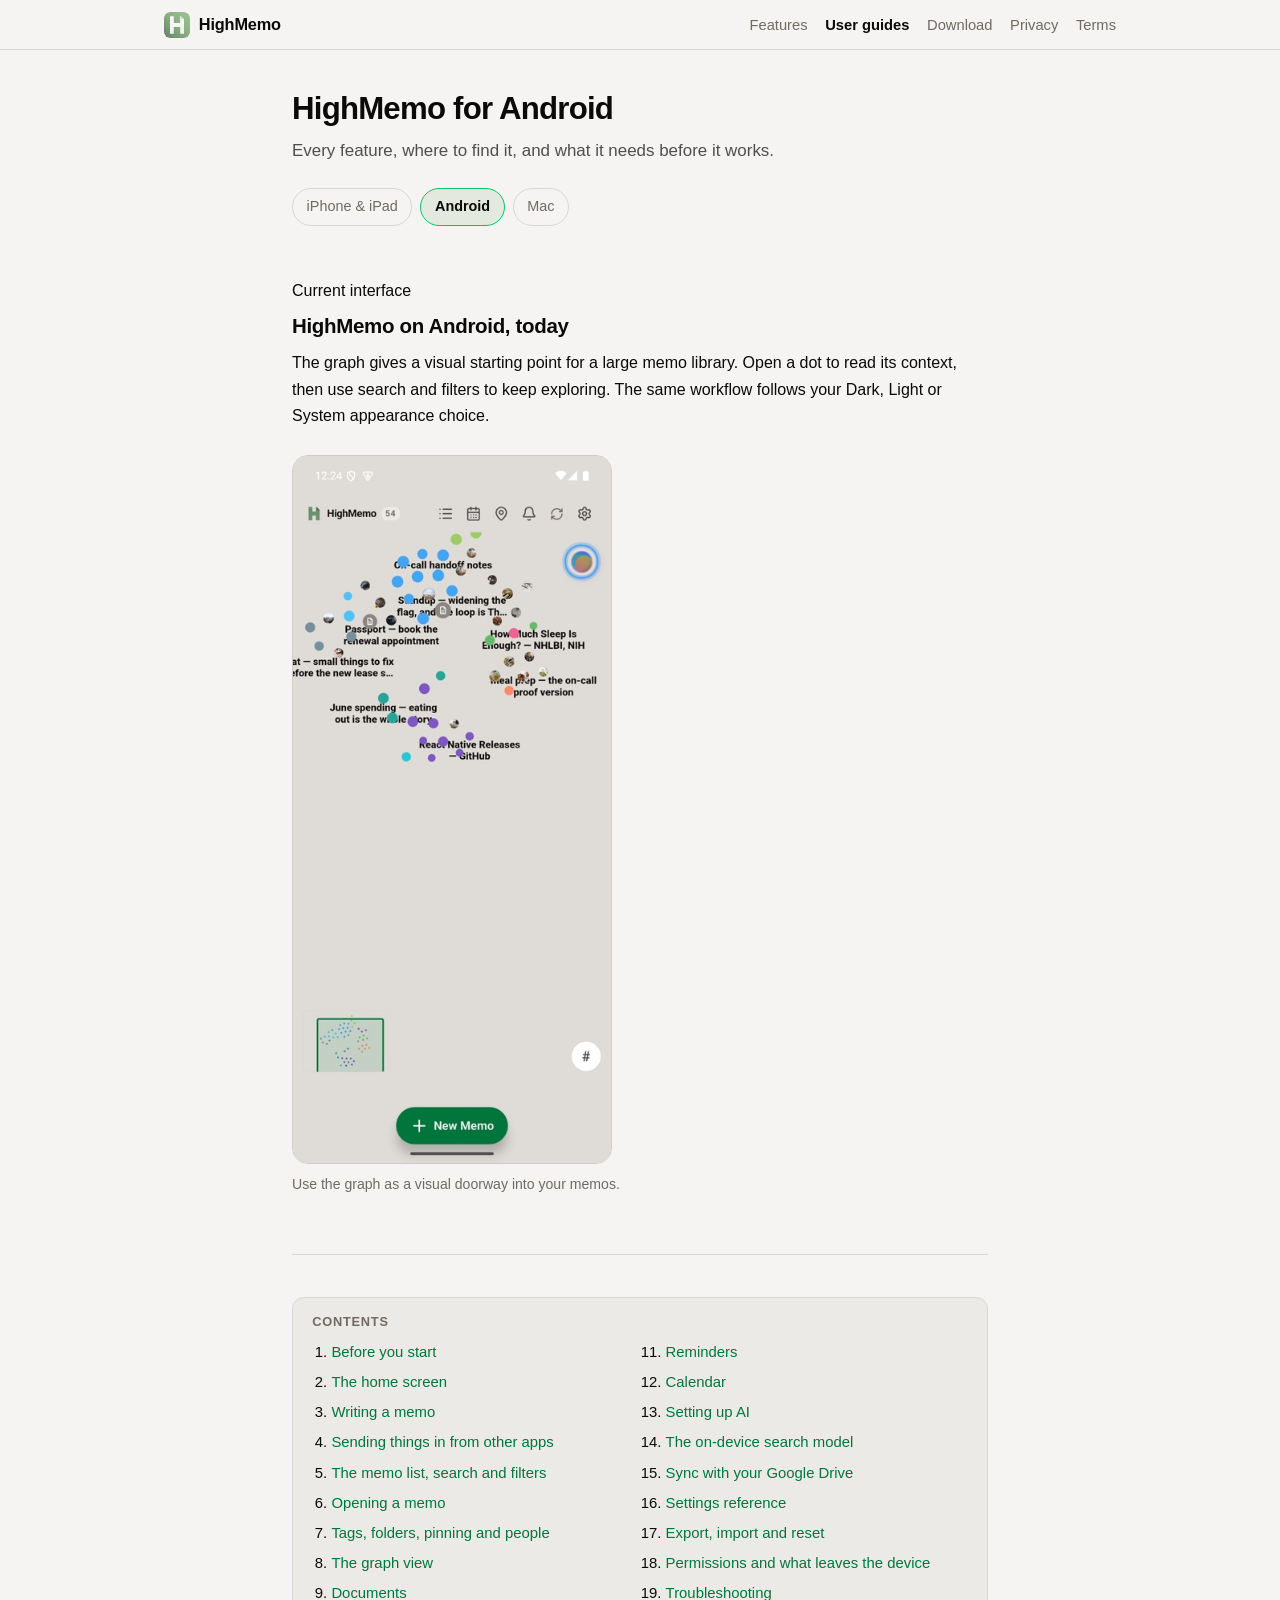
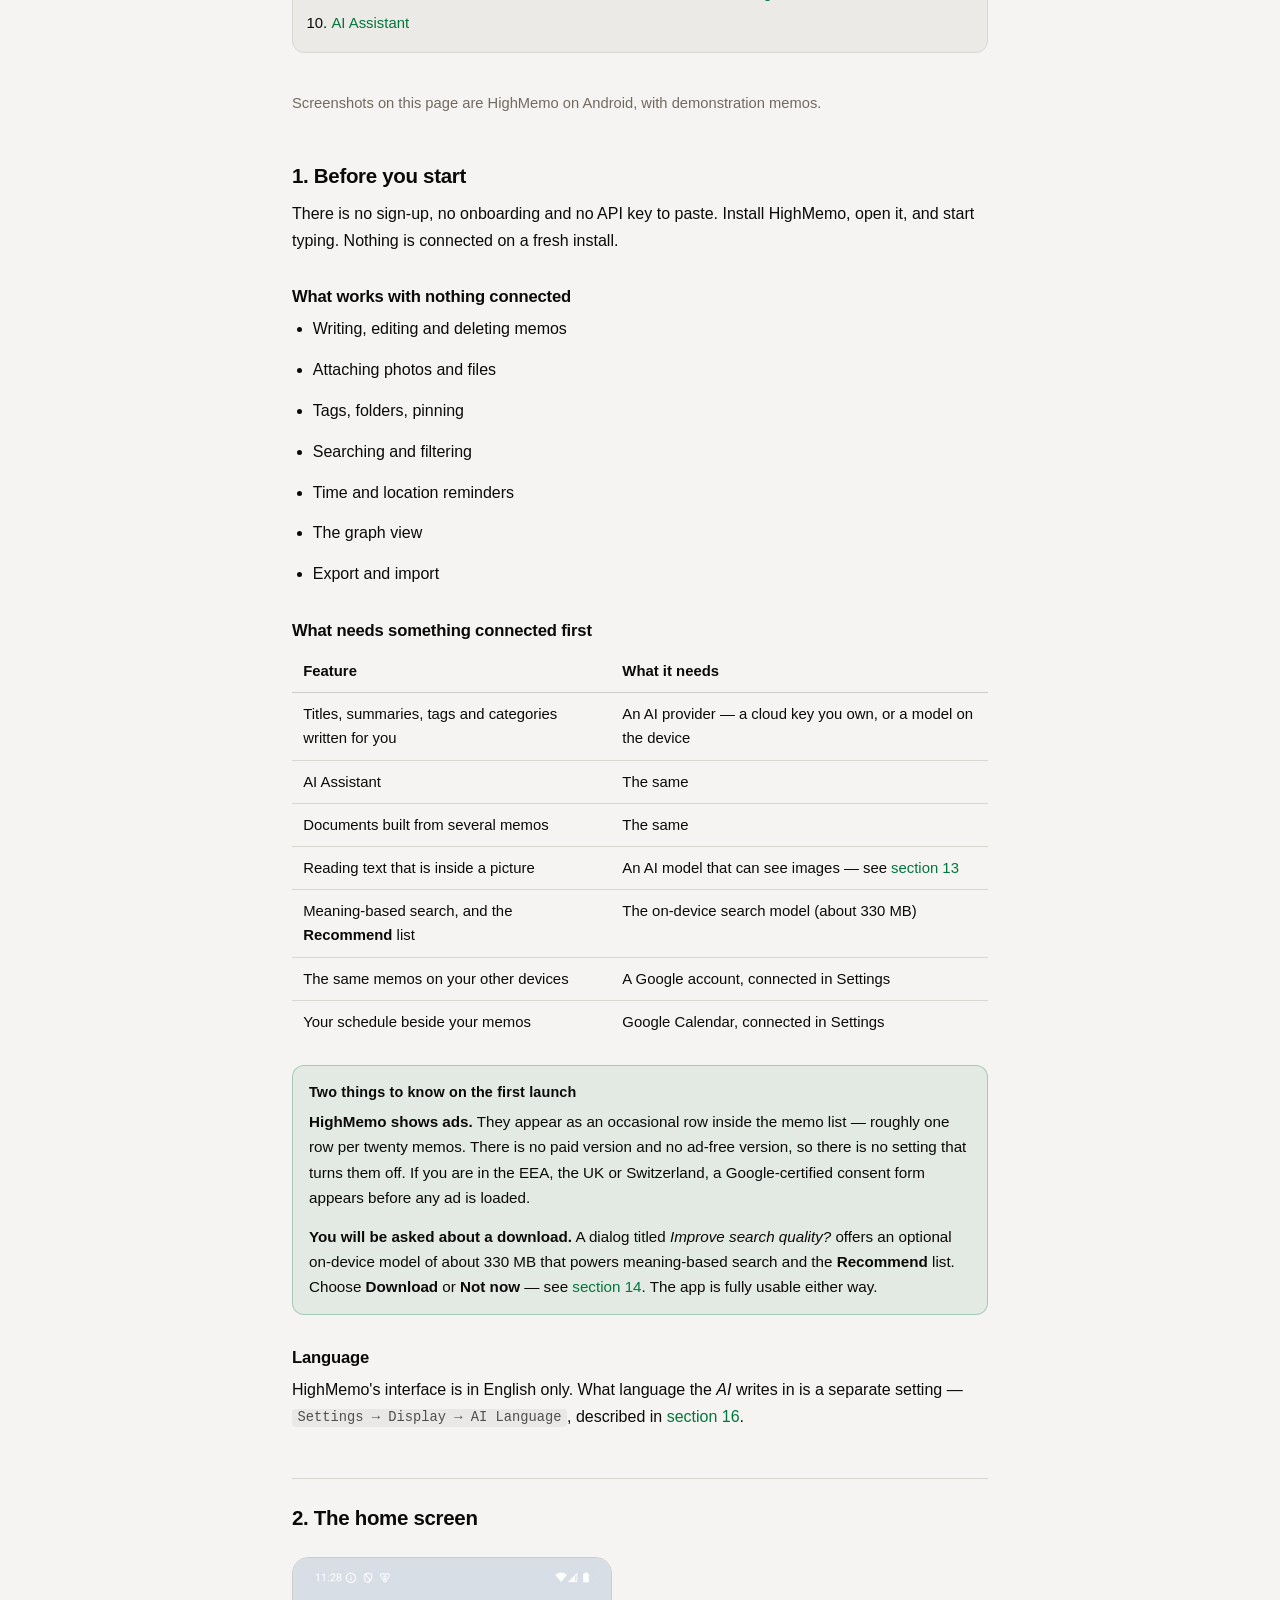
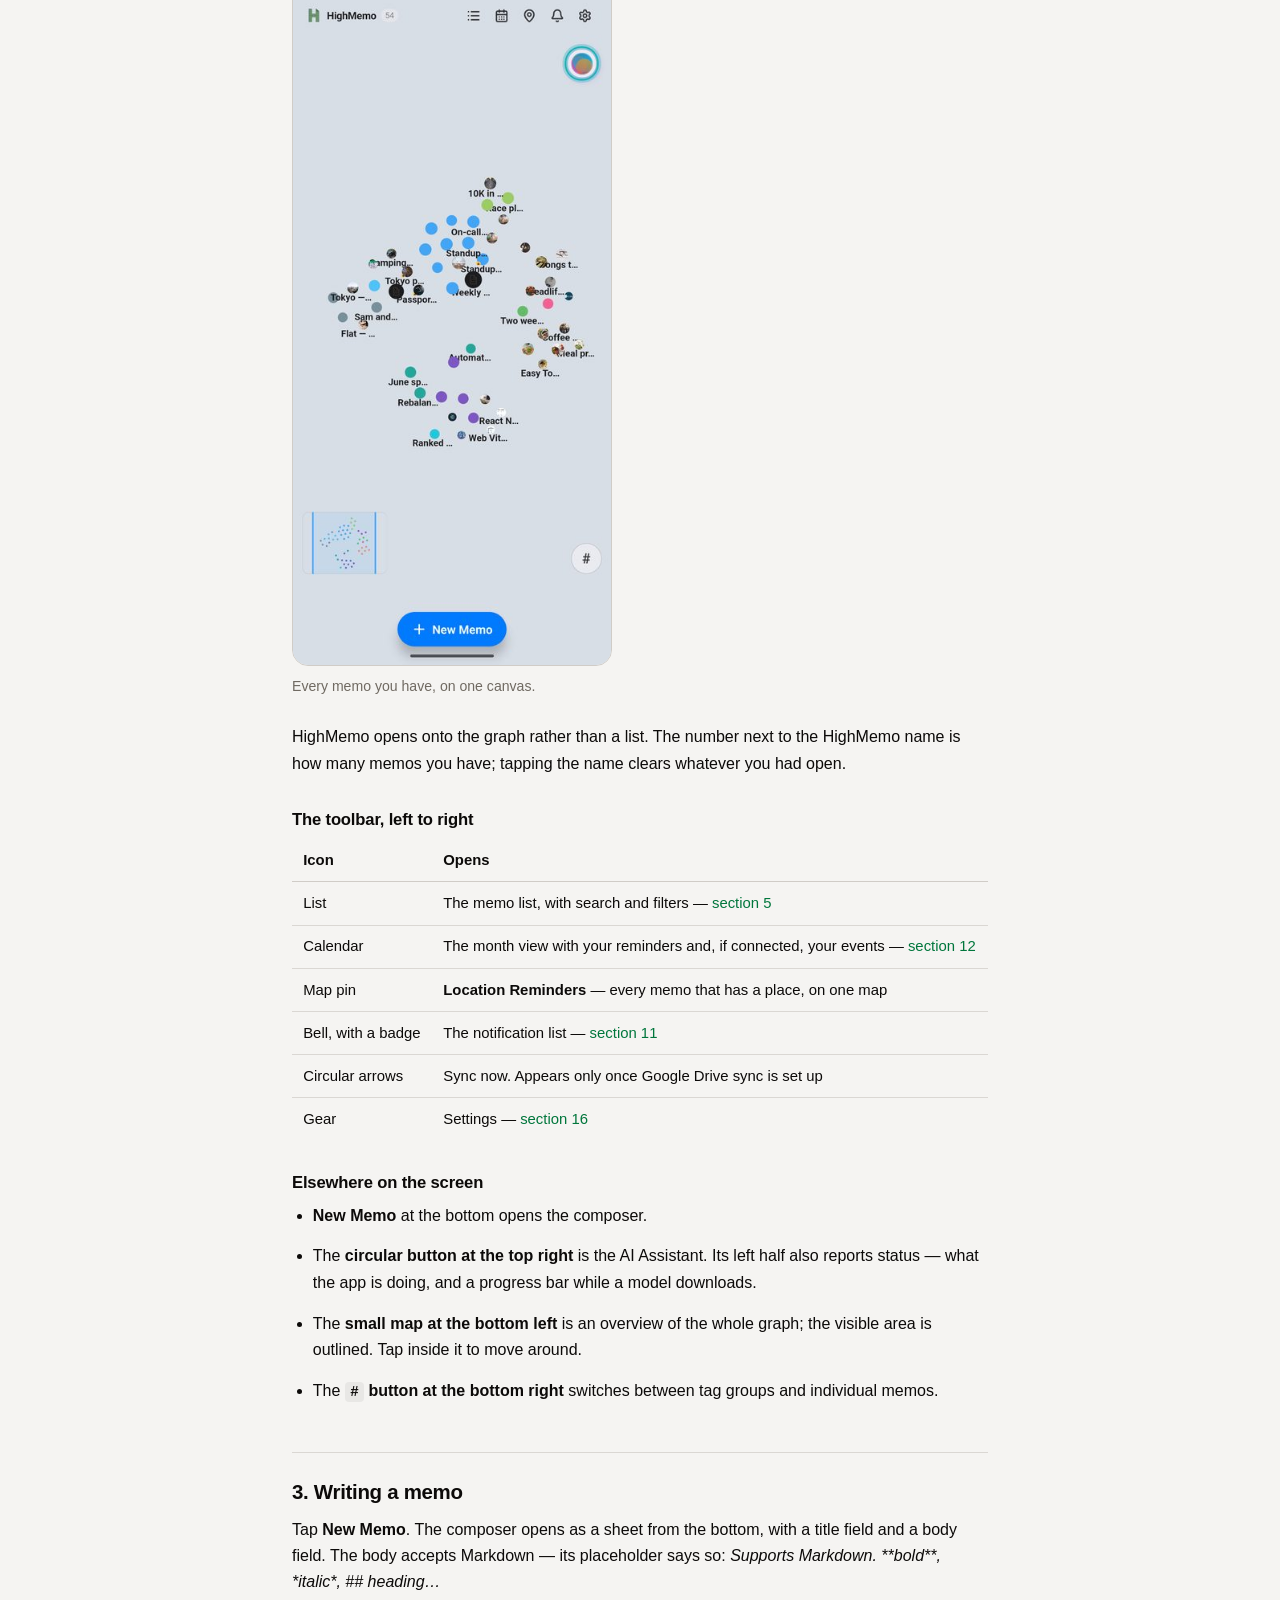
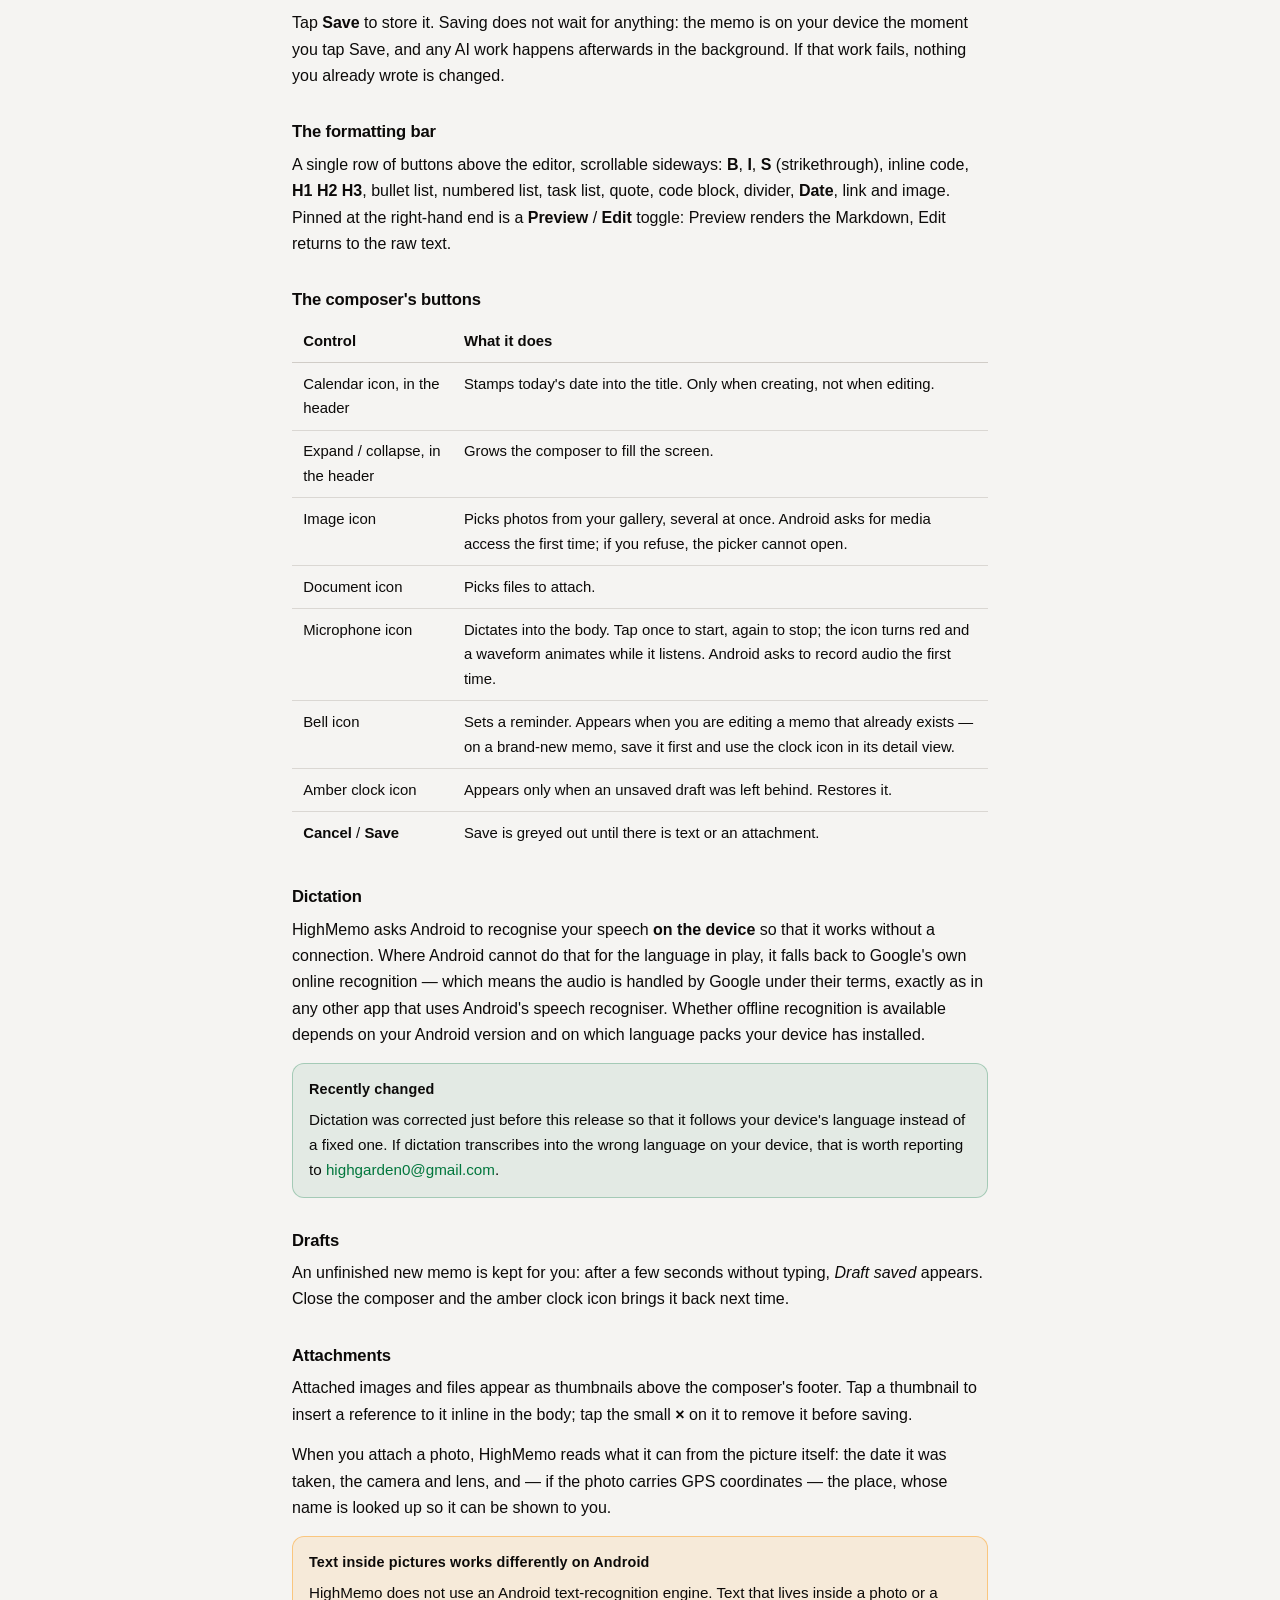
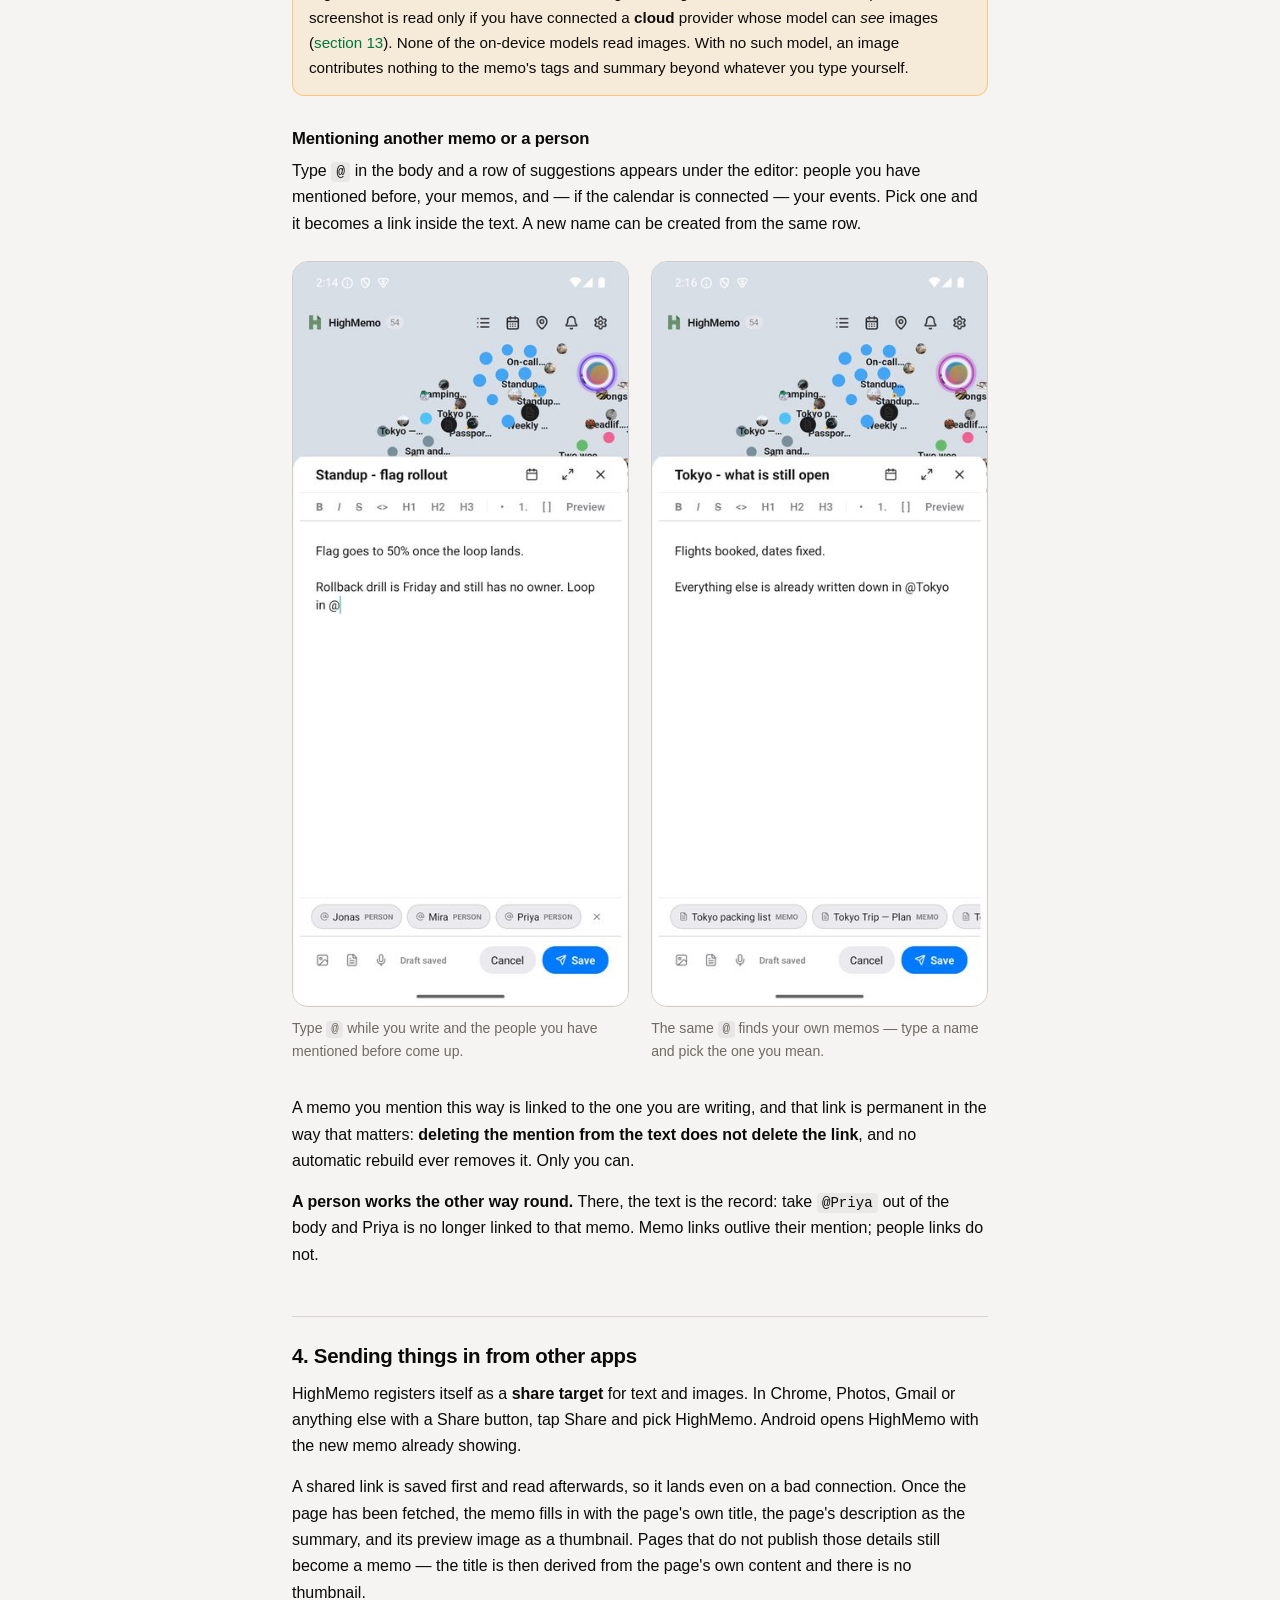
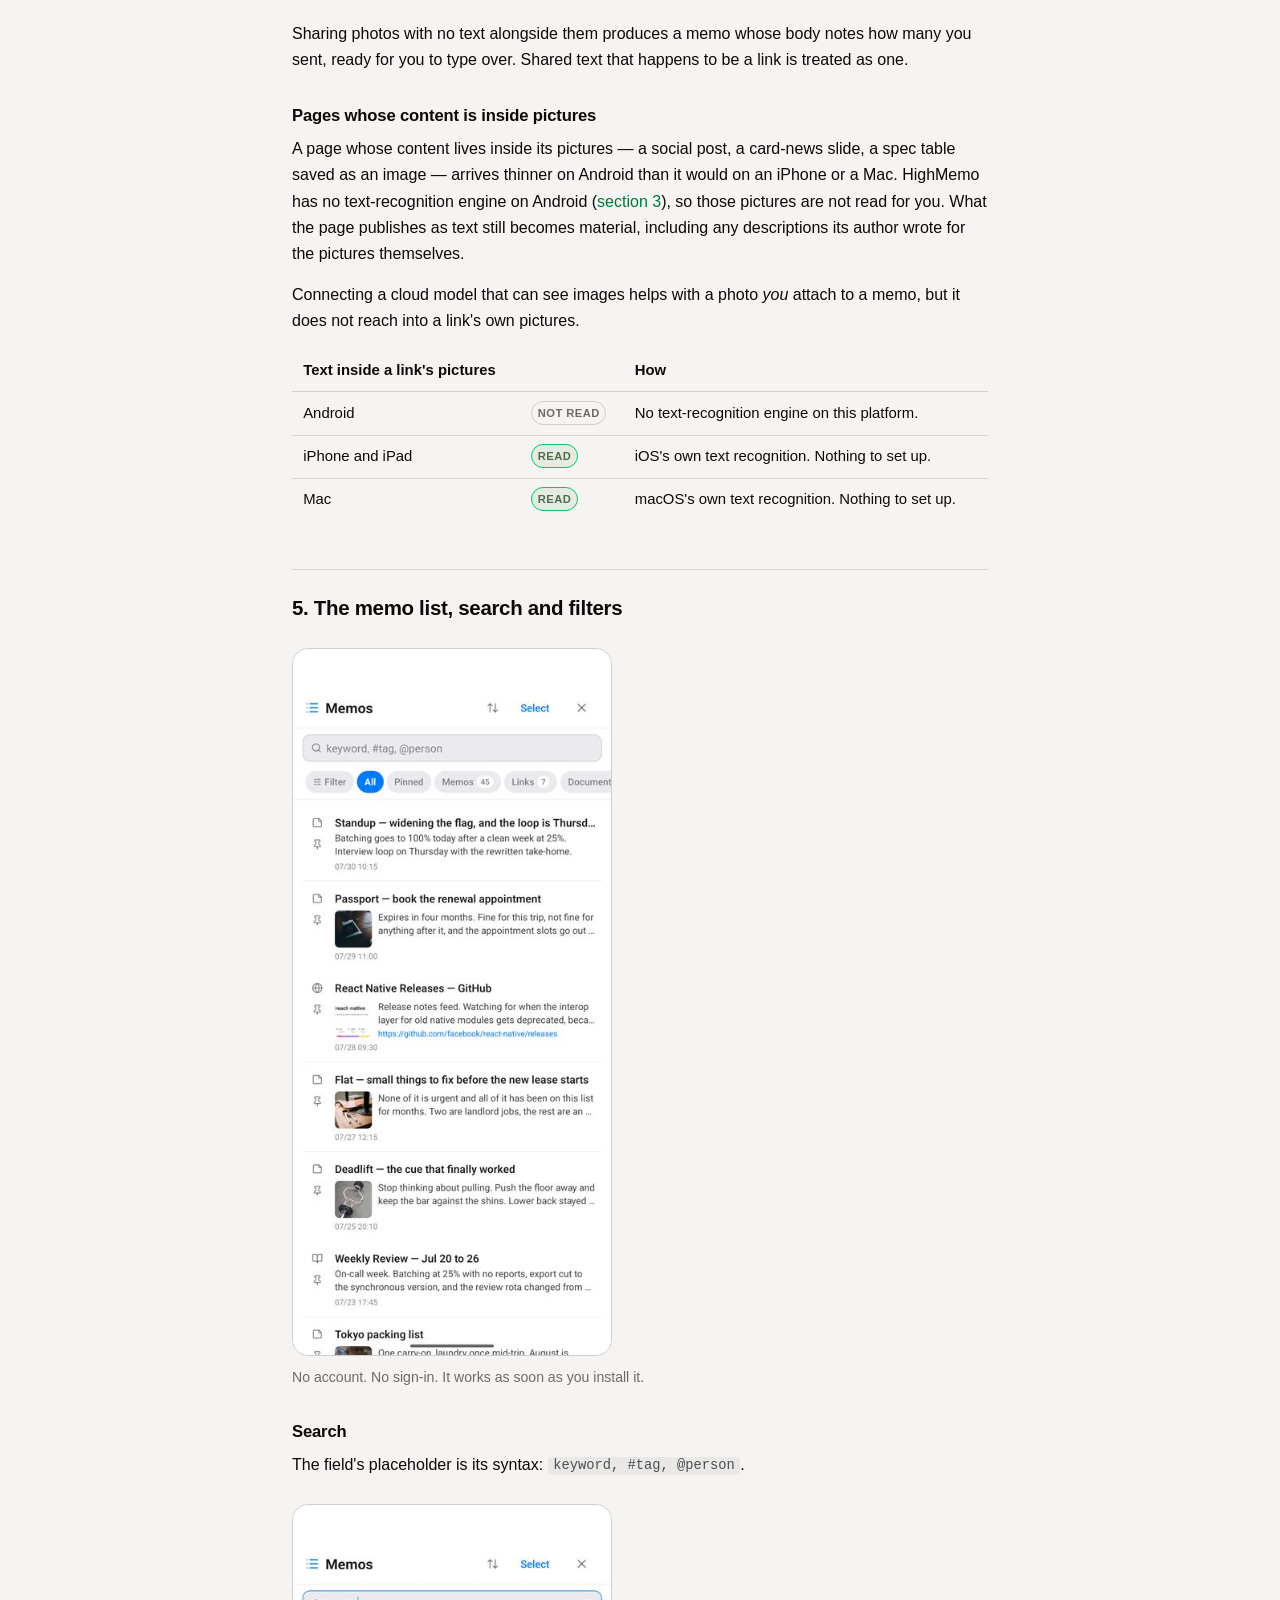
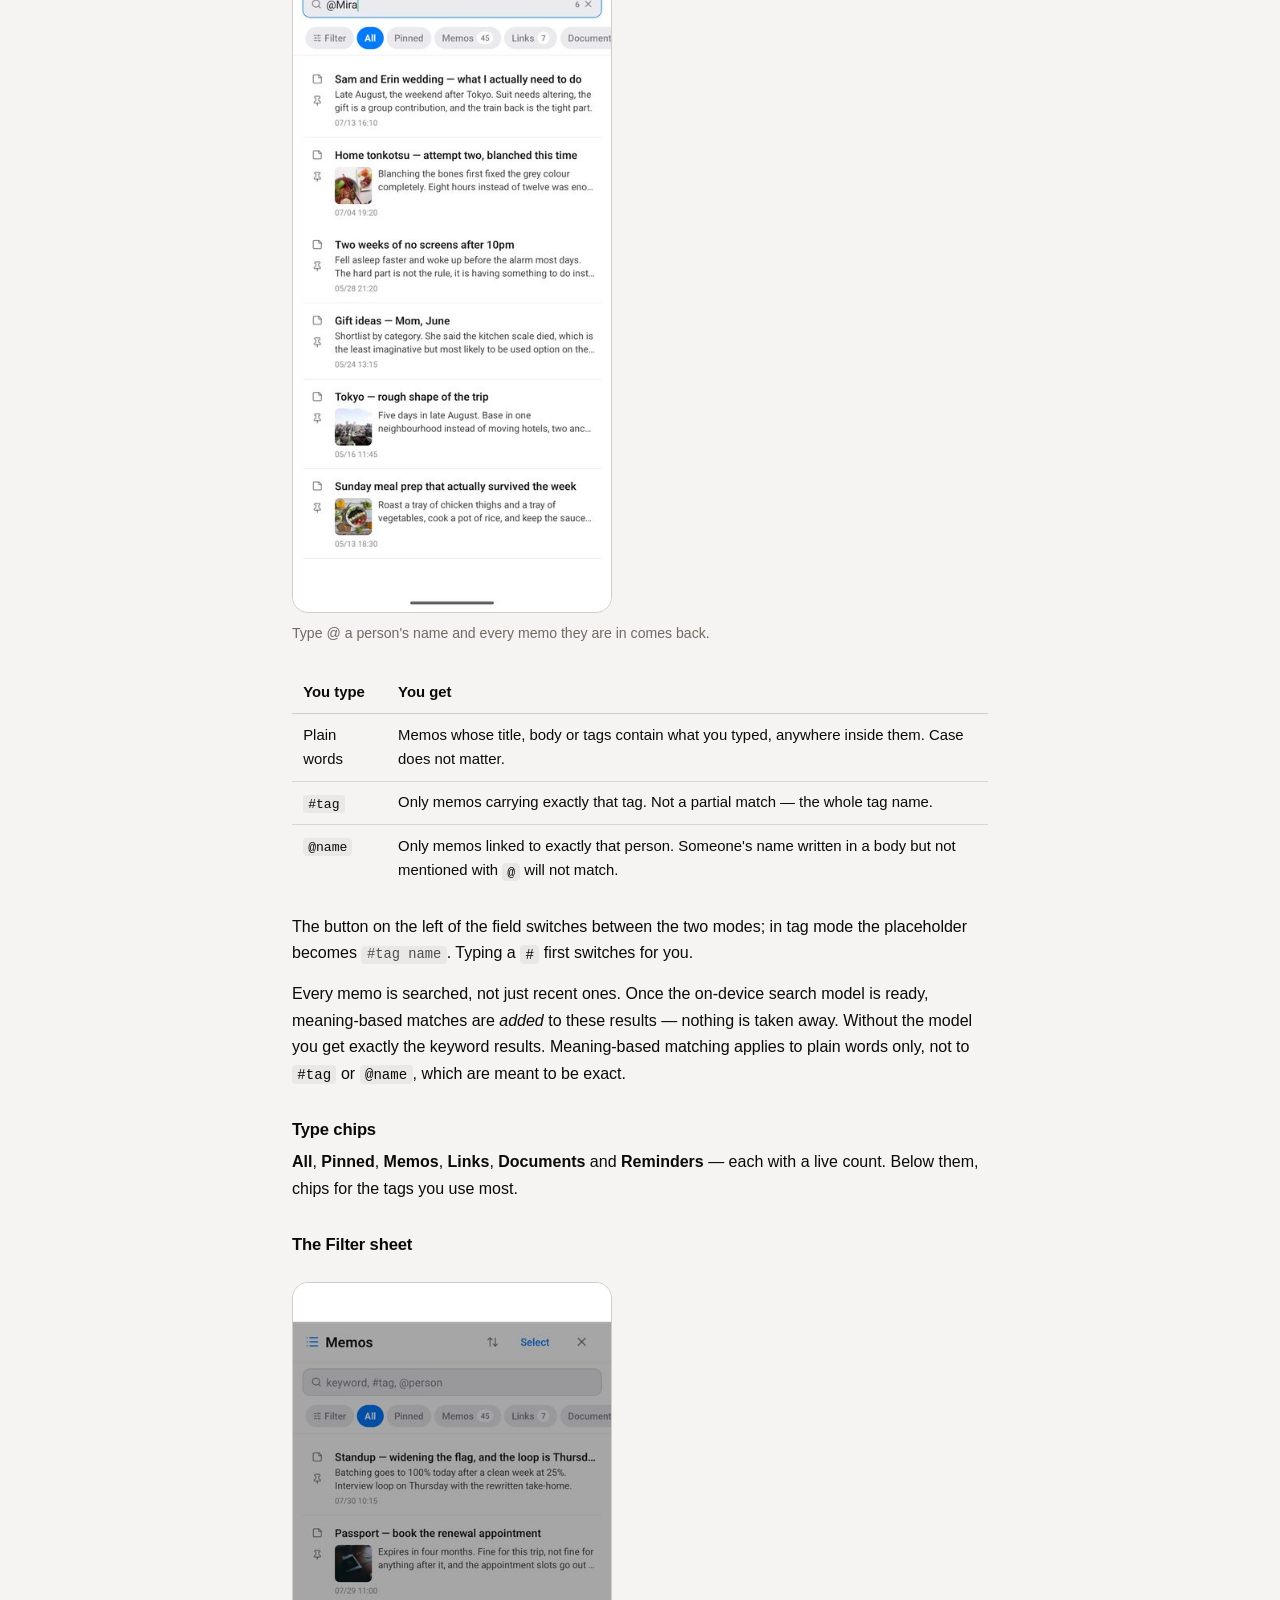
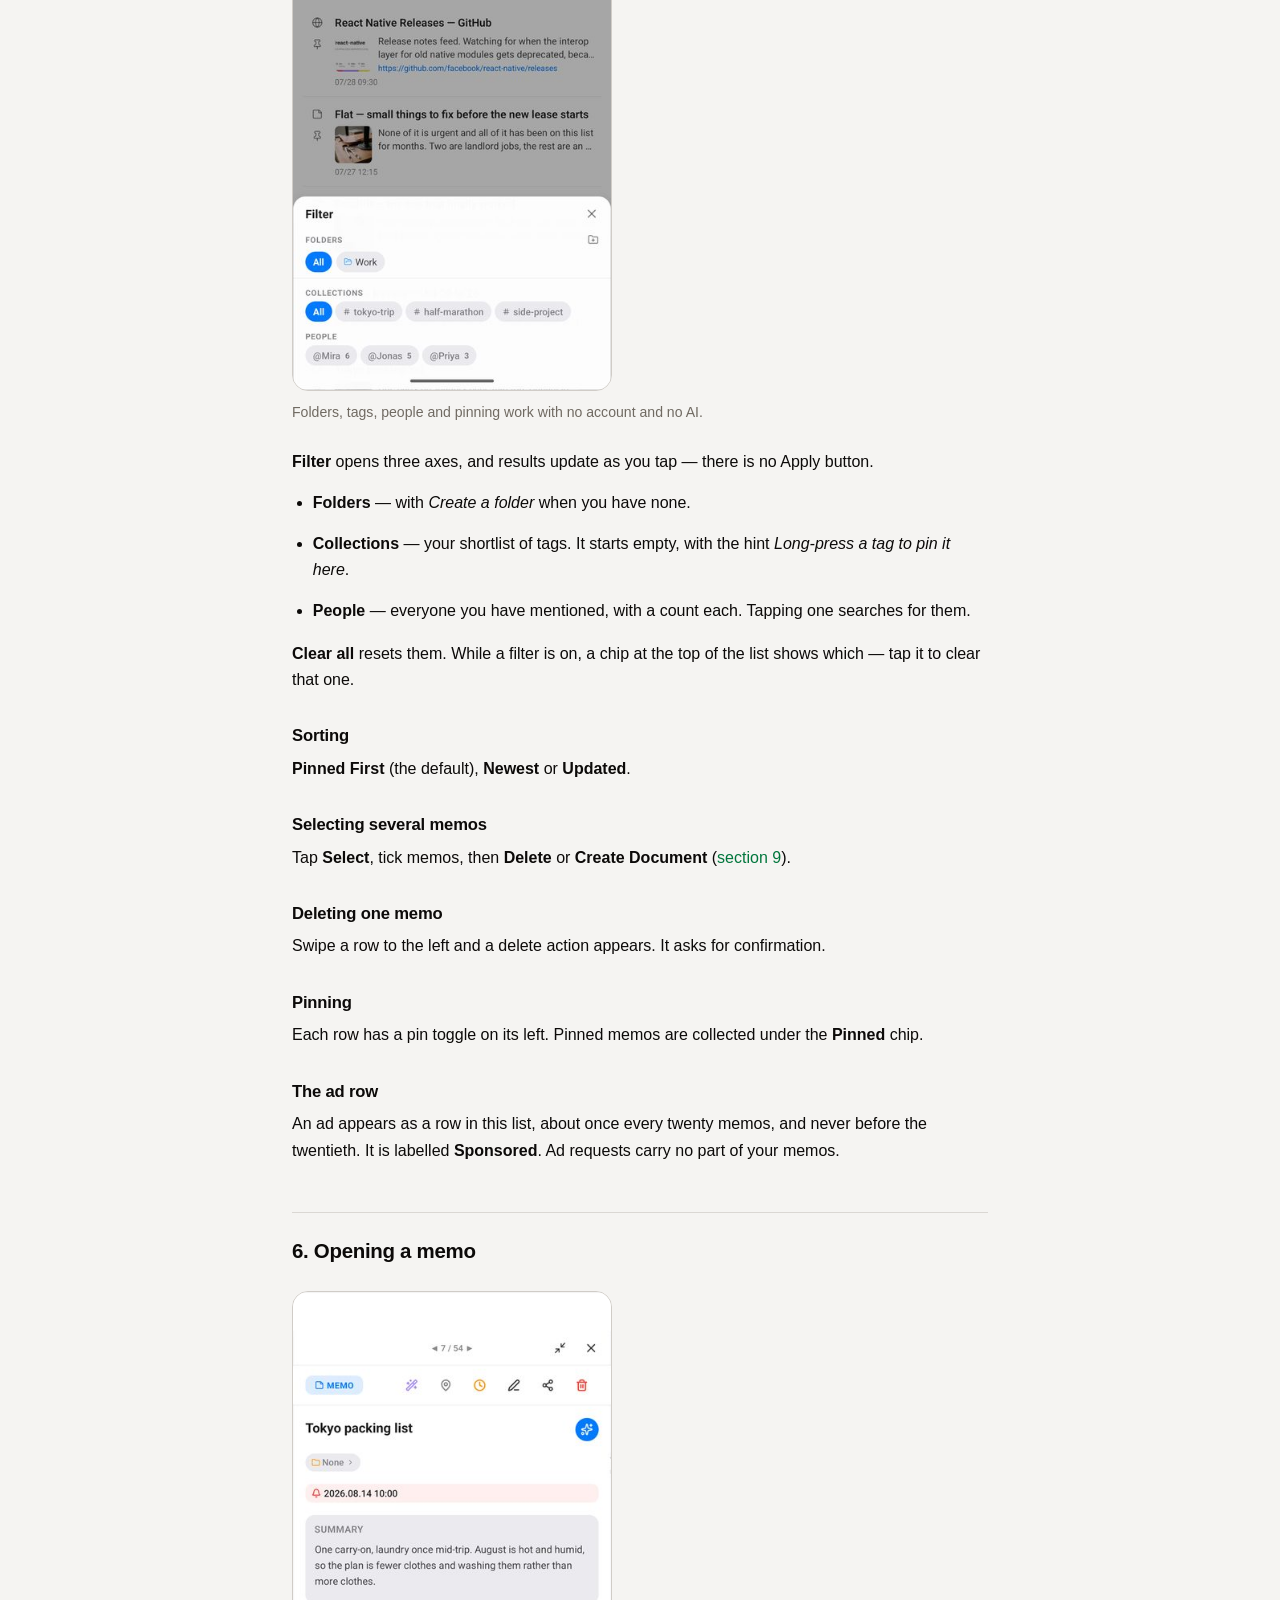
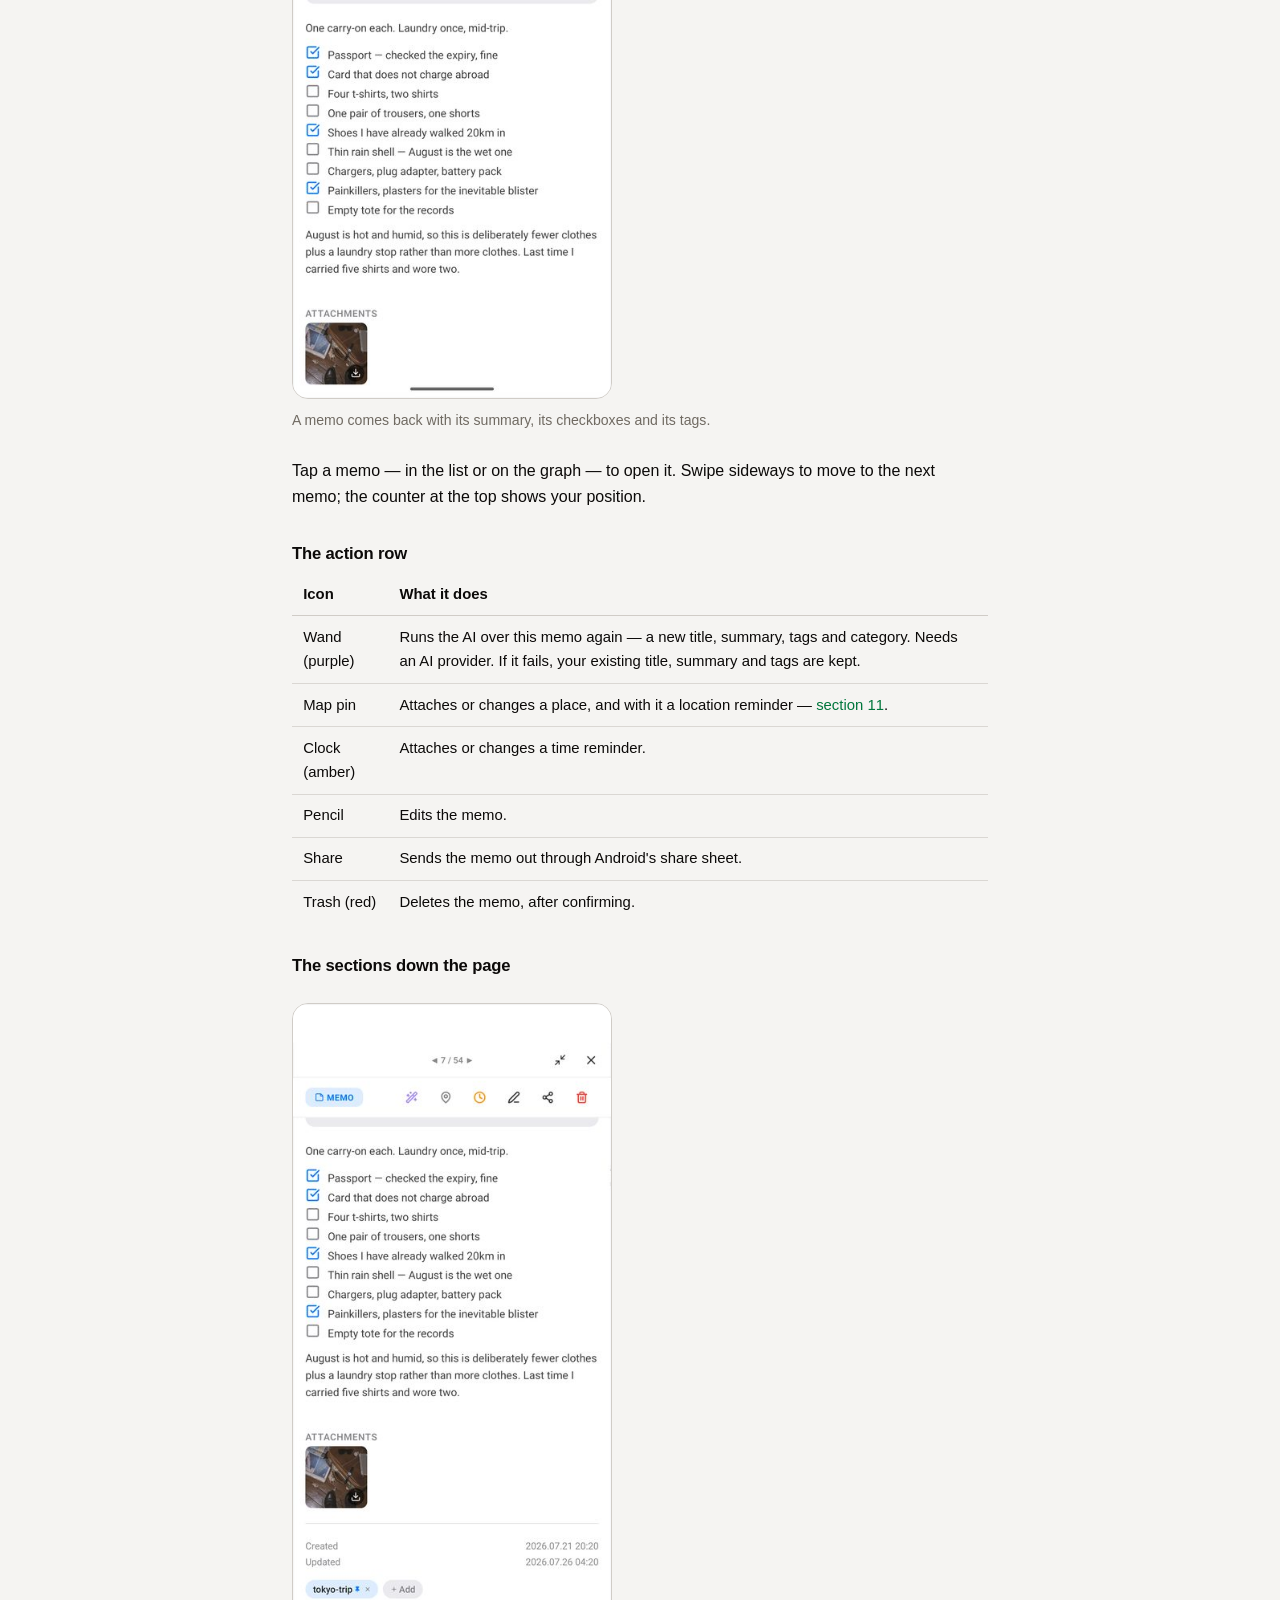
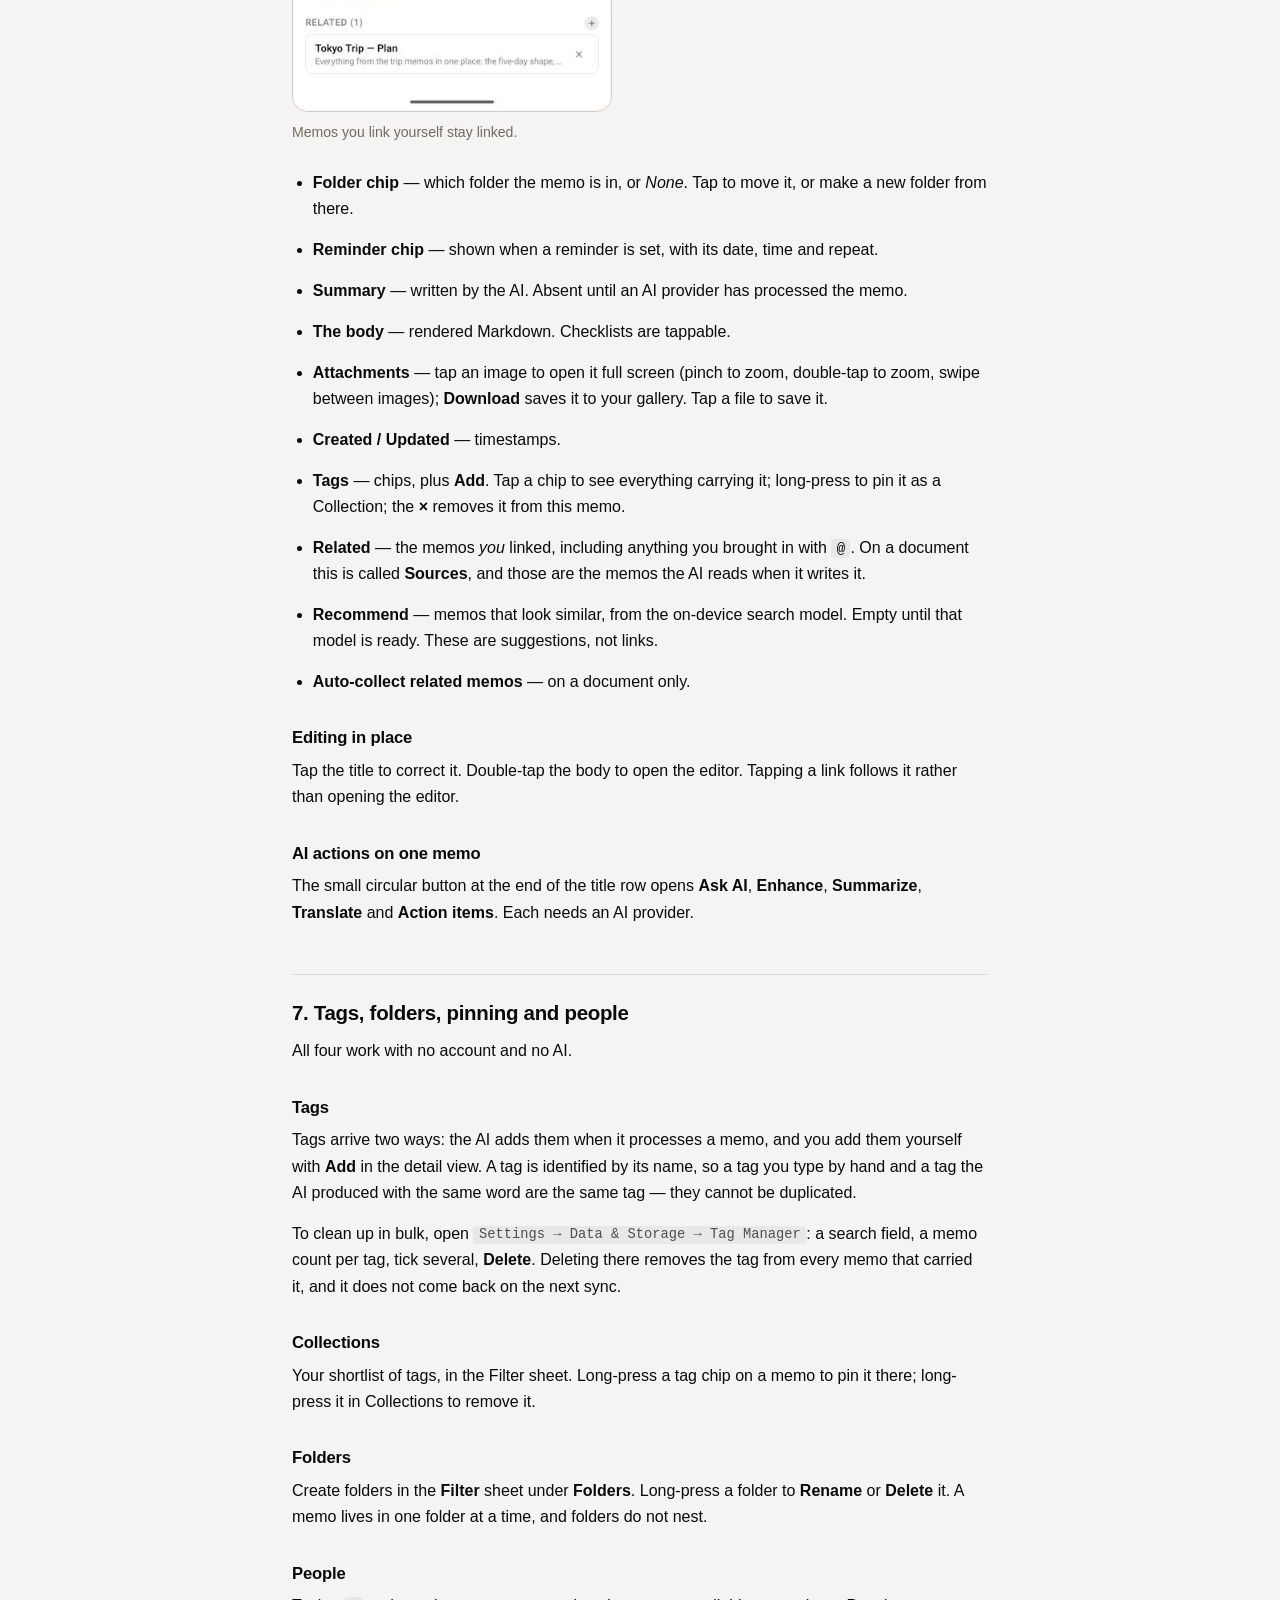
<file: guide-android.html>
<!doctype html>
<html lang="en">
<head>
<meta charset="utf-8" />
<meta name="viewport" content="width=device-width, initial-scale=1" />
<title>HighMemo for Android — user guide</title>
<meta name="description" content="Every HighMemo feature on Android: where it lives, how to use it, and what it needs connected before it works." />
<meta name="robots" content="index,follow" />
<meta name="color-scheme" content="light dark" />
<link rel="icon" href="./img/highmemo-mark.svg" />
<link rel="stylesheet" href="./site.css" />
<!--
  Reference manual. Same rules as guide-ios.html, plus the Android-specific facts that must not
  be copied over from it:
    - NO on-device text recognition on Android. For a photo YOU attach, the text comes from a
      cloud model that can see images instead; for a link's own pictures nothing reads them at all
      (section 4).
      Never write "reads the text in your photos" on this page.
    - FOUR gates on the on-device chat model, and only two of them exist on iOS:
        RAM < 4.5 GiB              every platform, hard floor, not overridable
        first-run speed check      every platform
        RAM < 7 GiB                ANDROID ONLY
        deviceYearClass < 2021     ANDROID ONLY
      Any one of them hides the list. The "Try small models anyway" override is Android-only and
      capped at 1.5 GiB. Do not describe the gate as being about memory alone, and do not carry
      the 7 GB / 2021 numbers over to guide-ios.html — the code gates them to Android on purpose.
    - Do not write that the embedding "keeps running" without its exception: under ~4.5 GiB the
      embedding is off too (isEmbeddingAllowed() === !isLowSpecDevice()).
    - No Apple Intelligence. No App Tracking Transparency (UMP still applies in the EEA/UK/CH).
    - SCREENSHOTS ARE ANDROID CAPTURES, all 14 of them, from a Pixel 8 emulator with demo data
      (_workspace/promo/assets/screenshots/android/, catalogued in 04_visual_manifest.md §2 and §12).
      Their captions are the ones claim-verifier passed — do not reword them.
      ONE screen still has no capture and is deliberately left without one: the location-reminder map,
      which the emulator could not produce (its DNS was broken, so the map tiles failed). The AI
      Assistant was the other such gap and it is now CLOSED with a real Android capture (438b27b8).
      NEVER fill the remaining gap with the iPhone capture: showing another platform's UI in this
      guide would simply be untrue, and both stores treat it as a misleading listing.
    - EIGHT figures carry a dark <source> (01, 02, 03, 07, 08, and 05, 14, 15 added 2026-07-31), so
      they follow the reader's own colour scheme. The cuts WITHOUT an Android dark capture are
      04, 06, 09, 10, 11 and 12; do not add a <source> to those. A <source> pointing at a missing
      file breaks the image for dark-mode readers and looks completely fine in light mode, so it
      ships unnoticed.
      Note Android frames are 396x880, not the iPhone's 405x880 — the width/height attributes differ
      per platform and must not be copied across.
    - THIS PLATFORM'S PERSON-SEARCH CUT IS 05_search_person, NOT 16. The iPhone guide's twin of that
      figure is ios-16_search_person, because iOS had no capture of that screen until the 4th shoot
      while Android's was already published under 05 (04_visual_manifest.md §13-4). There is no
      android-16 file. Renaming either one to match the other breaks a published page.
    - This page was NOT shortened in the pass that shortened the landing page, on purpose. It is a
      reference manual, and the conditions and platform limits in it are the content.
    - Home-screen widgets are deliberately absent (implemented, not verified on hardware).
-->
</head>
<body>

<header class="site-head">
  <div class="site-head-in">
    <a class="brand" href="./index.html">
      <img src="./img/highmemo-mark.svg" alt="" width="26" height="26" />
      HighMemo
    </a>
    <nav class="site-nav" aria-label="Site">
      <a href="./index.html#features">Features</a>
      <a href="./guide-android.html" aria-current="page">User guides</a>
      <a href="./index.html#download">Download</a>
      <a href="./privacy.html">Privacy</a>
      <a href="./terms.html">Terms</a>
    </nav>
  </div>
</header>

<main>

<h1>HighMemo for Android</h1>
<p class="lede">Every feature, where to find it, and what it needs before it works.</p>

<nav class="guide-switch" aria-label="Choose a platform">
  <a href="./guide-ios.html">iPhone &amp; iPad</a>
  <a href="./guide-android.html" aria-current="page">Android</a>
  <a href="./guide-desktop.html">Mac</a>
</nav>

<section class="guide-current" aria-labelledby="android-current-title">
  <div>
    <p class="eyebrow">Current interface</p>
    <h2 id="android-current-title">HighMemo on Android, today</h2>
    <p>The graph gives a visual starting point for a large memo library. Open a dot to read its context, then use search and filters to keep exploring. The same workflow follows your Dark, Light or System appearance choice.</p>
  </div>
  <figure class="shot guide-current-single">
    <img src="./img/android-2026-08-graph-light.jpg" width="1080" height="2400" loading="lazy" alt="HighMemo's current Android graph view with fictional demonstration memos, an overview map and a New Memo button." />
    <figcaption>Use the graph as a visual doorway into your memos.</figcaption>
  </figure>
</section>

<div class="toc">
  <h2>Contents</h2>
  <ol>
    <li><a href="#start">Before you start</a></li>
    <li><a href="#home">The home screen</a></li>
    <li><a href="#write">Writing a memo</a></li>
    <li><a href="#share">Sending things in from other apps</a></li>
    <li><a href="#list">The memo list, search and filters</a></li>
    <li><a href="#detail">Opening a memo</a></li>
    <li><a href="#organize">Tags, folders, pinning and people</a></li>
    <li><a href="#graph">The graph view</a></li>
    <li><a href="#documents">Documents</a></li>
    <li><a href="#assistant">AI Assistant</a></li>
    <li><a href="#reminders">Reminders</a></li>
    <li><a href="#calendar">Calendar</a></li>
    <li><a href="#ai">Setting up AI</a></li>
    <li><a href="#search-model">The on-device search model</a></li>
    <li><a href="#sync">Sync with your Google Drive</a></li>
    <li><a href="#settings">Settings reference</a></li>
    <li><a href="#data">Export, import and reset</a></li>
    <li><a href="#permissions">Permissions and what leaves the device</a></li>
    <li><a href="#trouble">Troubleshooting</a></li>
  </ol>
</div>

<p class="sub">Screenshots on this page are HighMemo on Android, with demonstration memos.</p>

<h2 id="start">1. Before you start <a class="anchor" href="#start" aria-label="Link to this section">#</a></h2>

<p>There is no sign-up, no onboarding and no API key to paste. Install HighMemo, open it, and start typing. Nothing is connected on a fresh install.</p>

<h3>What works with nothing connected</h3>
<ul>
  <li>Writing, editing and deleting memos</li>
  <li>Attaching photos and files</li>
  <li>Tags, folders, pinning</li>
  <li>Searching and filtering</li>
  <li>Time and location reminders</li>
  <li>The graph view</li>
  <li>Export and import</li>
</ul>

<h3>What needs something connected first</h3>
<div class="table-wrap">
<table>
  <thead><tr><th>Feature</th><th>What it needs</th></tr></thead>
  <tbody>
    <tr><td>Titles, summaries, tags and categories written for you</td><td>An AI provider — a cloud key you own, or a model on the device</td></tr>
    <tr><td>AI Assistant</td><td>The same</td></tr>
    <tr><td>Documents built from several memos</td><td>The same</td></tr>
    <tr><td>Reading text that is inside a picture</td><td>An AI model that can see images — see <a href="#ai">section 13</a></td></tr>
    <tr><td>Meaning-based search, and the <strong>Recommend</strong> list</td><td>The on-device search model (about 330&nbsp;MB)</td></tr>
    <tr><td>The same memos on your other devices</td><td>A Google account, connected in Settings</td></tr>
    <tr><td>Your schedule beside your memos</td><td>Google Calendar, connected in Settings</td></tr>
  </tbody>
</table>
</div>

<div class="note">
  <span class="note-title">Two things to know on the first launch</span>
  <p><strong>HighMemo shows ads.</strong> They appear as an occasional row inside the memo list — roughly one row per twenty memos. There is no paid version and no ad-free version, so there is no setting that turns them off. If you are in the EEA, the UK or Switzerland, a Google-certified consent form appears before any ad is loaded.</p>
  <p><strong>You will be asked about a download.</strong> A dialog titled <em>Improve search quality?</em> offers an optional on-device model of about 330&nbsp;MB that powers meaning-based search and the <strong>Recommend</strong> list. Choose <strong>Download</strong> or <strong>Not now</strong> — see <a href="#search-model">section 14</a>. The app is fully usable either way.</p>
</div>

<h3>Language</h3>
<p>HighMemo's interface is in English only. What language the <em>AI</em> writes in is a separate setting — <span class="path">Settings → Display → AI Language</span>, described in <a href="#settings">section 16</a>.</p>

<h2 id="home">2. The home screen <a class="anchor" href="#home" aria-label="Link to this section">#</a></h2>

<figure class="shot">
  <picture>
    <source media="(prefers-color-scheme: dark)" srcset="./img/android-dark-03_graph.jpg" />
    <img src="./img/android-03_graph.jpg" width="396" height="880" loading="lazy"
      alt="HighMemo's home screen on Android: the HighMemo wordmark and a memo count at the top left, five toolbar icons at the top right, memos as coloured dots gathered into clusters and labelled with the beginning of each memo's title, a small overview map at the bottom left, a hash button at the bottom right and a blue New Memo button at the bottom." />
  </picture>
  <figcaption>Every memo you have, on one canvas.</figcaption>
</figure>

<p>HighMemo opens onto the graph rather than a list. The number next to the HighMemo name is how many memos you have; tapping the name clears whatever you had open.</p>

<h3>The toolbar, left to right</h3>
<div class="table-wrap">
<table>
  <thead><tr><th>Icon</th><th>Opens</th></tr></thead>
  <tbody>
    <tr><td>List</td><td>The memo list, with search and filters — <a href="#list">section 5</a></td></tr>
    <tr><td>Calendar</td><td>The month view with your reminders and, if connected, your events — <a href="#calendar">section 12</a></td></tr>
    <tr><td>Map pin</td><td><strong>Location Reminders</strong> — every memo that has a place, on one map</td></tr>
    <tr><td>Bell, with a badge</td><td>The notification list — <a href="#reminders">section 11</a></td></tr>
    <tr><td>Circular arrows</td><td>Sync now. Appears only once Google Drive sync is set up</td></tr>
    <tr><td>Gear</td><td>Settings — <a href="#settings">section 16</a></td></tr>
  </tbody>
</table>
</div>

<h3>Elsewhere on the screen</h3>
<ul>
  <li><strong>New Memo</strong> at the bottom opens the composer.</li>
  <li>The <strong>circular button at the top right</strong> is the AI Assistant. Its left half also reports status — what the app is doing, and a progress bar while a model downloads.</li>
  <li>The <strong>small map at the bottom left</strong> is an overview of the whole graph; the visible area is outlined. Tap inside it to move around.</li>
  <li>The <strong><code>#</code> button at the bottom right</strong> switches between tag groups and individual memos.</li>
</ul>

<h2 id="write">3. Writing a memo <a class="anchor" href="#write" aria-label="Link to this section">#</a></h2>

<p>Tap <strong>New Memo</strong>. The composer opens as a sheet from the bottom, with a title field and a body field. The body accepts Markdown — its placeholder says so: <em>Supports Markdown. **bold**, *italic*, ## heading…</em></p>

<p>Tap <strong>Save</strong> to store it. Saving does not wait for anything: the memo is on your device the moment you tap Save, and any AI work happens afterwards in the background. If that work fails, nothing you already wrote is changed.</p>

<h3>The formatting bar</h3>
<p>A single row of buttons above the editor, scrollable sideways: <strong>B</strong>, <strong>I</strong>, <strong>S</strong> (strikethrough), inline code, <strong>H1 H2 H3</strong>, bullet list, numbered list, task list, quote, code block, divider, <strong>Date</strong>, link and image. Pinned at the right-hand end is a <strong>Preview</strong> / <strong>Edit</strong> toggle: Preview renders the Markdown, Edit returns to the raw text.</p>

<h3>The composer's buttons</h3>
<div class="table-wrap">
<table>
  <thead><tr><th>Control</th><th>What it does</th></tr></thead>
  <tbody>
    <tr><td>Calendar icon, in the header</td><td>Stamps today's date into the title. Only when creating, not when editing.</td></tr>
    <tr><td>Expand / collapse, in the header</td><td>Grows the composer to fill the screen.</td></tr>
    <tr><td>Image icon</td><td>Picks photos from your gallery, several at once. Android asks for media access the first time; if you refuse, the picker cannot open.</td></tr>
    <tr><td>Document icon</td><td>Picks files to attach.</td></tr>
    <tr><td>Microphone icon</td><td>Dictates into the body. Tap once to start, again to stop; the icon turns red and a waveform animates while it listens. Android asks to record audio the first time.</td></tr>
    <tr><td>Bell icon</td><td>Sets a reminder. Appears when you are editing a memo that already exists — on a brand-new memo, save it first and use the clock icon in its detail view.</td></tr>
    <tr><td>Amber clock icon</td><td>Appears only when an unsaved draft was left behind. Restores it.</td></tr>
    <tr><td><strong>Cancel</strong> / <strong>Save</strong></td><td>Save is greyed out until there is text or an attachment.</td></tr>
  </tbody>
</table>
</div>

<h3>Dictation</h3>
<p>HighMemo asks Android to recognise your speech <strong>on the device</strong> so that it works without a connection. Where Android cannot do that for the language in play, it falls back to Google's own online recognition — which means the audio is handled by Google under their terms, exactly as in any other app that uses Android's speech recogniser. Whether offline recognition is available depends on your Android version and on which language packs your device has installed.</p>

<div class="note">
  <span class="note-title">Recently changed</span>
  <p>Dictation was corrected just before this release so that it follows your device's language instead of a fixed one. If dictation transcribes into the wrong language on your device, that is worth reporting to <a href="mailto:highgarden0@gmail.com">highgarden0@gmail.com</a>.</p>
</div>

<h3>Drafts</h3>
<p>An unfinished new memo is kept for you: after a few seconds without typing, <em>Draft saved</em> appears. Close the composer and the amber clock icon brings it back next time.</p>

<h3>Attachments</h3>
<p>Attached images and files appear as thumbnails above the composer's footer. Tap a thumbnail to insert a reference to it inline in the body; tap the small <strong>×</strong> on it to remove it before saving.</p>

<p>When you attach a photo, HighMemo reads what it can from the picture itself: the date it was taken, the camera and lens, and — if the photo carries GPS coordinates — the place, whose name is looked up so it can be shown to you.</p>

<div class="warn">
  <span class="warn-title">Text inside pictures works differently on Android</span>
  <p>HighMemo does not use an Android text-recognition engine. Text that lives inside a photo or a screenshot is read only if you have connected a <strong>cloud</strong> provider whose model can <em>see</em> images (<a href="#ai">section 13</a>). None of the on-device models read images. With no such model, an image contributes nothing to the memo's tags and summary beyond whatever you type yourself.</p>
</div>

<h3>Mentioning another memo or a person</h3>
<p>Type <code>@</code> in the body and a row of suggestions appears under the editor: people you have mentioned before, your memos, and — if the calendar is connected — your events. Pick one and it becomes a link inside the text. A new name can be created from the same row.</p>

<!--
  Captions C16 and C17 from 04_visual_manifest.md §13-6, verbatim, both **PASS**
  (claim-verdicts.md §9-A), and the same two captions the iPhone guide uses — the composer behaves the
  same way, so writing two different sentences for it would only let the two pages drift.

  Keep them as TWO captions. The verdict gives three separate reasons: the links have opposite
  lifetimes (a merged sentence is false at one end — that is how C12 was rejected), a bare `@` offers
  people only because memo candidates need at least one typed character, and neither frame reproduces
  a merged sentence by itself. Also from that verdict: the memo match is on the TITLE only, so "type
  any word from the memo" would be false.

  Neither frame shows an EVENT chip — the demo device had no calendar events (§13-3 note 3).
  The soft keyboard is down in both because it was dismissed with BACK before the shutter, the same
  choice the 05_search_person cut made; the chip row survives that, since it is driven by the text
  and caret rather than by focus.
-->
<div class="shot-grid">
  <figure class="shot">
    <picture>
      <source media="(prefers-color-scheme: dark)" srcset="./img/android-dark-14_mention_person_typing.jpg" />
      <img src="./img/android-14_mention_person_typing.jpg" width="396" height="880" loading="lazy"
           alt="A memo being written on Android, its body ending: Rollback drill is Friday and still has no owner. Loop in @ — with three suggestion chips along the bottom of the composer reading Jonas PERSON, Mira PERSON and Priya PERSON, above the Cancel and Save buttons." />
    </picture>
    <figcaption>Type <code>@</code> while you write and the people you have mentioned before come up.</figcaption>
  </figure>
  <figure class="shot">
    <picture>
      <source media="(prefers-color-scheme: dark)" srcset="./img/android-dark-15_mention_memo_typing.jpg" />
      <img src="./img/android-15_mention_memo_typing.jpg" width="396" height="880" loading="lazy"
           alt="Another memo being written on Android, ending: Everything else is already written down in @Tokyo. The same suggestion row now offers memos — Tokyo packing list MEMO, Tokyo Trip — Plan MEMO, and a third chip running off the edge of the row." />
    </picture>
    <figcaption>The same <code>@</code> finds your own memos — type a name and pick the one you mean.</figcaption>
  </figure>
</div>
<p>A memo you mention this way is linked to the one you are writing, and that link is permanent in the way that matters: <strong>deleting the mention from the text does not delete the link</strong>, and no automatic rebuild ever removes it. Only you can.</p>

<!--
  Mentioning a memo and mentioning a person behave in OPPOSITE ways, and 04_visual_manifest.md §2
  note 12 rejected a caption that promised both in one sentence. Keep them in separate sentences.
-->
<p><strong>A person works the other way round.</strong> There, the text is the record: take <code>@Priya</code> out of the body and Priya is no longer linked to that memo. Memo links outlive their mention; people links do not.</p>

<h2 id="share">4. Sending things in from other apps <a class="anchor" href="#share" aria-label="Link to this section">#</a></h2>

<p>HighMemo registers itself as a <strong>share target</strong> for text and images. In Chrome, Photos, Gmail or anything else with a Share button, tap Share and pick HighMemo. Android opens HighMemo with the new memo already showing.</p>

<p>A shared link is saved first and read afterwards, so it lands even on a bad connection. Once the page has been fetched, the memo fills in with the page's own title, the page's description as the summary, and its preview image as a thumbnail. Pages that do not publish those details still become a memo — the title is then derived from the page's own content and there is no thumbnail.</p>

<p>Sharing photos with no text alongside them produces a memo whose body notes how many you sent, ready for you to type over. Shared text that happens to be a link is treated as one.</p>

<h3>Pages whose content is inside pictures</h3>

<!--
  This section exists so the platform table is on the Android page too. The iPhone and Mac guides
  carry an approved sentence about reading the text inside a link's pictures; without this table an
  Android reader would take that as a description of their own phone, and it is not one.
  Android: MediaInferenceService.performOCR returns '' (the ML Kit wrapper is incompatible with the
  resolved vision-common), and readLinkImageText calls that path directly — so the vision-model
  route that covers a photo you attach yourself does NOT cover a link's own pictures.
-->
<p>A page whose content lives inside its pictures — a social post, a card-news slide, a spec table saved as an image — arrives thinner on Android than it would on an iPhone or a Mac. HighMemo has no text-recognition engine on Android (<a href="#write">section 3</a>), so those pictures are not read for you. What the page publishes as text still becomes material, including any descriptions its author wrote for the pictures themselves.</p>

<p>Connecting a cloud model that can see images helps with a photo <em>you</em> attach to a memo, but it does not reach into a link's own pictures.</p>

<div class="table-wrap">
<table>
  <thead><tr><th>Text inside a link's pictures</th><th></th><th>How</th></tr></thead>
  <tbody>
    <tr><td>Android</td><td><span class="plat off">not read</span></td><td>No text-recognition engine on this platform.</td></tr>
    <tr><td>iPhone and iPad</td><td><span class="plat on">read</span></td><td>iOS's own text recognition. Nothing to set up.</td></tr>
    <tr><td>Mac</td><td><span class="plat on">read</span></td><td>macOS's own text recognition. Nothing to set up.</td></tr>
  </tbody>
</table>
</div>

<h2 id="list">5. The memo list, search and filters <a class="anchor" href="#list" aria-label="Link to this section">#</a></h2>

<figure class="shot">
  <picture>
    <source media="(prefers-color-scheme: dark)" srcset="./img/android-dark-01_memo_list.jpg" />
    <img src="./img/android-01_memo_list.jpg" width="396" height="880" loading="lazy"
      alt="The memo list on Android: a title reading Memos with a sort control, a Select button and a close button, a search field with the placeholder keyword, #tag, @person, a row of chips reading Filter, All, Pinned, Memos 45, Links 7 and Documents, and a list of memos each showing a type icon, a pin toggle, a title, two lines of summary and a timestamp." />
  </picture>
  <figcaption>No account. No sign-in. It works as soon as you install it.</figcaption>
</figure>

<h3>Search</h3>
<p>The field's placeholder is its syntax: <span class="path">keyword, #tag, @person</span>.</p>

<!--
  The dark partner of this cut is android-dark-05, added 2026-07-31 — NOT android-dark-16, which does
  not exist. The iPhone guide shows the same screen from ios-16 / ios-dark-16. Both files here are
  396x880; the iPhone pair is 405x880, and mixing the two sets inside one <picture> squeezes the
  frame for dark-mode readers only (04_visual_manifest.md §13-4, 05_site_report.md §36-4).
-->
<figure class="shot">
  <picture>
    <source media="(prefers-color-scheme: dark)" srcset="./img/android-dark-05_search_person.jpg" />
    <img src="./img/android-05_search_person.jpg" width="396" height="880" loading="lazy"
         alt="The memo list with @Mira typed into the search field, a count of 6 at the right-hand end of the field, and below it the six memos that mention her." />
  </picture>
  <figcaption>Type @ a person's name and every memo they are in comes back.</figcaption>
</figure>
<div class="table-wrap">
<table>
  <thead><tr><th>You type</th><th>You get</th></tr></thead>
  <tbody>
    <tr><td>Plain words</td><td>Memos whose title, body or tags contain what you typed, anywhere inside them. Case does not matter.</td></tr>
    <tr><td><code>#tag</code></td><td>Only memos carrying exactly that tag. Not a partial match — the whole tag name.</td></tr>
    <tr><td><code>@name</code></td><td>Only memos linked to exactly that person. Someone's name written in a body but not mentioned with <code>@</code> will not match.</td></tr>
  </tbody>
</table>
</div>
<p>The button on the left of the field switches between the two modes; in tag mode the placeholder becomes <span class="path">#tag name</span>. Typing a <code>#</code> first switches for you.</p>
<p>Every memo is searched, not just recent ones. Once the on-device search model is ready, meaning-based matches are <em>added</em> to these results — nothing is taken away. Without the model you get exactly the keyword results. Meaning-based matching applies to plain words only, not to <code>#tag</code> or <code>@name</code>, which are meant to be exact.</p>

<h3>Type chips</h3>
<p><strong>All</strong>, <strong>Pinned</strong>, <strong>Memos</strong>, <strong>Links</strong>, <strong>Documents</strong> and <strong>Reminders</strong> — each with a live count. Below them, chips for the tags you use most.</p>

<h3>The Filter sheet</h3>

<figure class="shot">
  <img src="./img/android-04_filter_collections_people.jpg" width="396" height="880" loading="lazy"
       alt="The Filter sheet over the memo list, with a Folders section showing All and a folder called Work, a Collections section showing All plus the tag chips #tokyo-trip, #half-marathon and #side-project, and a People section showing @Mira with 6, @Jonas with 5 and @Priya with 3." />
  <figcaption>Folders, tags, people and pinning work with no account and no AI.</figcaption>
</figure>

<p><strong>Filter</strong> opens three axes, and results update as you tap — there is no Apply button.</p>
<ul>
  <li><strong>Folders</strong> — with <em>Create a folder</em> when you have none.</li>
  <li><strong>Collections</strong> — your shortlist of tags. It starts empty, with the hint <em>Long-press a tag to pin it here</em>.</li>
  <li><strong>People</strong> — everyone you have mentioned, with a count each. Tapping one searches for them.</li>
</ul>
<p><strong>Clear all</strong> resets them. While a filter is on, a chip at the top of the list shows which — tap it to clear that one.</p>

<h3>Sorting</h3>
<p><strong>Pinned First</strong> (the default), <strong>Newest</strong> or <strong>Updated</strong>.</p>

<h3>Selecting several memos</h3>
<p>Tap <strong>Select</strong>, tick memos, then <strong>Delete</strong> or <strong>Create Document</strong> (<a href="#documents">section 9</a>).</p>

<h3>Deleting one memo</h3>
<p>Swipe a row to the left and a delete action appears. It asks for confirmation.</p>

<h3>Pinning</h3>
<p>Each row has a pin toggle on its left. Pinned memos are collected under the <strong>Pinned</strong> chip.</p>

<h3>The ad row</h3>
<p>An ad appears as a row in this list, about once every twenty memos, and never before the twentieth. It is labelled <strong>Sponsored</strong>. Ad requests carry no part of your memos.</p>

<h2 id="detail">6. Opening a memo <a class="anchor" href="#detail" aria-label="Link to this section">#</a></h2>

<figure class="shot">
  <picture>
    <source media="(prefers-color-scheme: dark)" srcset="./img/android-dark-02_memo_detail.jpg" />
    <img src="./img/android-02_memo_detail.jpg" width="396" height="880" loading="lazy"
      alt="A memo open in detail view on Android: a MEMO badge with a row of action icons, a position counter reading 7 of 54, a title, a folder chip reading None, a reminder chip for 2026.08.14 10:00, a Summary card, a body with tickable checkboxes, Created and Updated timestamps, and a tag chip with an Add button." />
  </picture>
  <figcaption>A memo comes back with its summary, its checkboxes and its tags.</figcaption>
</figure>

<p>Tap a memo — in the list or on the graph — to open it. Swipe sideways to move to the next memo; the counter at the top shows your position.</p>

<h3>The action row</h3>
<div class="table-wrap">
<table>
  <thead><tr><th>Icon</th><th>What it does</th></tr></thead>
  <tbody>
    <tr><td>Wand (purple)</td><td>Runs the AI over this memo again — a new title, summary, tags and category. Needs an AI provider. If it fails, your existing title, summary and tags are kept.</td></tr>
    <tr><td>Map pin</td><td>Attaches or changes a place, and with it a location reminder — <a href="#reminders">section 11</a>.</td></tr>
    <tr><td>Clock (amber)</td><td>Attaches or changes a time reminder.</td></tr>
    <tr><td>Pencil</td><td>Edits the memo.</td></tr>
    <tr><td>Share</td><td>Sends the memo out through Android's share sheet.</td></tr>
    <tr><td>Trash (red)</td><td>Deletes the memo, after confirming.</td></tr>
  </tbody>
</table>
</div>

<h3>The sections down the page</h3>

<figure class="shot">
  <img src="./img/android-06_memo_related.jpg" width="396" height="880" loading="lazy"
       alt="The lower half of the same memo, scrolled down to show the Created and Updated timestamps, a tokyo-trip tag chip with an Add button, and a Related (1) section holding one linked memo titled Tokyo Trip — Plan with a plus button to add more." />
  <figcaption>Memos you link yourself stay linked.</figcaption>
</figure>

<ul>
  <li><strong>Folder chip</strong> — which folder the memo is in, or <em>None</em>. Tap to move it, or make a new folder from there.</li>
  <li><strong>Reminder chip</strong> — shown when a reminder is set, with its date, time and repeat.</li>
  <li><strong>Summary</strong> — written by the AI. Absent until an AI provider has processed the memo.</li>
  <li><strong>The body</strong> — rendered Markdown. Checklists are tappable.</li>
  <li><strong>Attachments</strong> — tap an image to open it full screen (pinch to zoom, double-tap to zoom, swipe between images); <strong>Download</strong> saves it to your gallery. Tap a file to save it.</li>
  <li><strong>Created / Updated</strong> — timestamps.</li>
  <li><strong>Tags</strong> — chips, plus <strong>Add</strong>. Tap a chip to see everything carrying it; long-press to pin it as a Collection; the <strong>×</strong> removes it from this memo.</li>
  <li><strong>Related</strong> — the memos <em>you</em> linked, including anything you brought in with <code>@</code>. On a document this is called <strong>Sources</strong>, and those are the memos the AI reads when it writes it.</li>
  <li><strong>Recommend</strong> — memos that look similar, from the on-device search model. Empty until that model is ready. These are suggestions, not links.</li>
  <li><strong>Auto-collect related memos</strong> — on a document only.</li>
</ul>

<h3>Editing in place</h3>
<p>Tap the title to correct it. Double-tap the body to open the editor. Tapping a link follows it rather than opening the editor.</p>

<h3>AI actions on one memo</h3>
<p>The small circular button at the end of the title row opens <strong>Ask AI</strong>, <strong>Enhance</strong>, <strong>Summarize</strong>, <strong>Translate</strong> and <strong>Action items</strong>. Each needs an AI provider.</p>

<h2 id="organize">7. Tags, folders, pinning and people <a class="anchor" href="#organize" aria-label="Link to this section">#</a></h2>

<p>All four work with no account and no AI.</p>

<h3>Tags</h3>
<p>Tags arrive two ways: the AI adds them when it processes a memo, and you add them yourself with <strong>Add</strong> in the detail view. A tag is identified by its name, so a tag you type by hand and a tag the AI produced with the same word are the same tag — they cannot be duplicated.</p>
<p>To clean up in bulk, open <span class="path">Settings → Data &amp; Storage → Tag Manager</span>: a search field, a memo count per tag, tick several, <strong>Delete</strong>. Deleting there removes the tag from every memo that carried it, and it does not come back on the next sync.</p>

<h3>Collections</h3>
<p>Your shortlist of tags, in the Filter sheet. Long-press a tag chip on a memo to pin it there; long-press it in Collections to remove it.</p>

<h3>Folders</h3>
<p>Create folders in the <strong>Filter</strong> sheet under <strong>Folders</strong>. Long-press a folder to <strong>Rename</strong> or <strong>Delete</strong> it. A memo lives in one folder at a time, and folders do not nest.</p>

<h3>People</h3>
<p>Typing <code>@</code> and creating a new name makes that person available everywhere. People appear as their own axis in the <strong>Filter</strong> sheet with a count each, and <code>@name</code> in the search box matches them exactly.</p>

<figure class="shot">
  <img src="./img/android-12_people_mentions.jpg" width="396" height="880" loading="lazy"
       alt="A memo whose body mentions two people, @Jonas and @Priya, rendered as highlighted links inside the running text, with tag chips for standup and hiring underneath." />
  <figcaption>Mention someone with <code>@</code> and every memo they are in is one tap away.</figcaption>
</figure>

<h2 id="graph">8. The graph view <a class="anchor" href="#graph" aria-label="Link to this section">#</a></h2>

<p>Each dot is a memo. <strong>Memos that share a tag gather together, and the tag's name sits at the centre of the group.</strong> That grouping needs no AI, no account and no model — tags are enough. Memos that share no tag with anything collect under <em>Uncategorized</em>.</p>

<div class="note">
  <span class="note-title">There are no connecting lines on Android, and that is deliberate</span>
  <p>The graph draws no lines between memos. With thousands of memos there would be tens of thousands of lines, and on a mid-range phone the view would stop being usable — so the app shows relatedness as <em>grouping</em> instead. To see what a particular memo is connected to, open it and read <strong>Related</strong> (the links you made) and <strong>Recommend</strong> (similar memos) — <a href="#detail">section 6</a>.</p>
</div>

<h3>Gestures</h3>
<ul>
  <li>Drag to move, pinch to zoom, flick to keep gliding.</li>
  <li><strong>Double-tap</strong> to step the zoom: in, in again, then out to fit everything.</li>
  <li>Tap a dot to open that memo.</li>
  <li>Tap a tag name to filter to that group and zoom to it. A pill at the top shows the tag; its <strong>×</strong> clears it.</li>
  <li>Use the overview map at the bottom left to jump somewhere far away.</li>
  <li>The <code>#</code> button switches between tag groups and individual memos.</li>
</ul>

<h3>What you see as you zoom</h3>
<p>Zoomed out you see tag names, not memos — the busiest groups first, then more of them as you zoom in. Past a certain point the tag names give way to the memos themselves, then to their titles, then to their thumbnails. Exactly one of the two is on screen at a time.</p>

<p>Dot colour follows the memo's category. A dashed pulsing ring means the AI has not finished with it yet.</p>

<h2 id="documents">9. Documents <a class="anchor" href="#documents" aria-label="Link to this section">#</a></h2>

<p>A document is a memo written <em>from</em> other memos.</p>

<ol>
  <li>Open the memo list and tap <strong>Select</strong>.</li>
  <li>Tick the memos you want to draw from.</li>
  <li>Tap <strong>Create Document</strong>.</li>
  <li>The sheet asks <em>What kind of document should these memos become?</em> Type what you want — the placeholder suggests <em>e.g. Weekly summary, Meeting notes…</em> — and tap <strong>Create</strong>.</li>
</ol>

<p>What you type decides the shape of the result, not just its title: ask for a weekly report and you get one organised by date; ask for a comparison and you get a table. The memos you ticked become the document's <strong>Sources</strong>.</p>

<p>The document is saved immediately with a placeholder and filled in behind you — <em>Drafting document…</em> then <em>Document is ready!</em></p>

<h3>Adding more memos later</h3>
<p>Open the document and tap <strong>+</strong> beside <strong>Sources</strong>. The memo list reopens in a picking mode, with search and filters still working and memos already used left out. Confirm with <strong>Add <em>n</em> to document</strong>; the document is rewritten with them included. If you have edited it by hand, HighMemo warns you first.</p>

<h3>Letting a document collect its own sources</h3>
<p>Switch on <strong>Auto-collect related memos</strong> in the document. When you write something related, a banner offers to <strong>Add</strong> it. Nothing is added unless you tap.</p>

<h3>Without an AI provider</h3>
<p>You can still make a document. It will be your chosen memos gathered under headings — a tidy collection rather than a piece of writing. Connect an AI provider and regenerate to turn it into one.</p>

<h2 id="assistant">10. AI Assistant <a class="anchor" href="#assistant" aria-label="Link to this section">#</a></h2>

<!--
  THIS GAP IS CLOSED (2026-07-31, 438b27b8). It had been open since the first pass: the emulator could
  not resolve DNS, the provider call failed, and there was no answer on screen to photograph
  (04_visual_manifest.md §7). The rule while it was open was that it stays a gap rather than borrow
  the iPhone capture — another platform's UI in this guide would be untrue, and both stores treat that
  as a misleading listing. It was never filled that way, and the cut below is a real ANDROID capture
  (04_visual_manifest.md §12-3).

  The answer on screen is a live Groq response, and it is NOT the same response as the iPhone guide's
  cut of this panel — the two were requested separately on their own devices. So this figure and the
  iPhone one must never be presented as the same screen. The light and dark Android captures DO hold
  the same response (one press, theme switched), which is what makes the <source> below safe.
-->

<figure class="shot">
  <picture>
    <source media="(prefers-color-scheme: dark)" srcset="./img/android-dark-08_ai_assistant.jpg" />
    <img src="./img/android-08_ai_assistant.jpg" width="396" height="880" loading="lazy"
      alt="The AI Assistant panel on Android: a header reading AI Assistant with a model badge reading G Llama 3.1 8B, the prompt Recent trends shown as a sent message, an answer that groups memos into Work, Travel, Technology and Personal development with the matching memo titles listed under each and a closing line about what is trending, copy and add buttons under the answer, a caution that AI can make mistakes, a row of preset buttons reading For today, Recent trends and Knowledge gaps, and an input field reading Ask about your memos." />
  </picture>
  <figcaption>The badge next to the title is the model answering. Presets sit above the input field.</figcaption>
</figure>


<p>Open it with the circular button at the top right of the graph. It answers from your own memos, and needs an AI provider — with <strong>Text Rules Only</strong> selected, tapping it takes you to Settings instead.</p>

<p>Type into <span class="path">Ask about your memos…</span>, or tap a preset. They change depending on whether a memo is in context:</p>

<div class="table-wrap">
<table>
  <thead><tr><th>With no memo in context</th><th>With a memo in context</th></tr></thead>
  <tbody>
    <tr><td><strong>For today</strong></td><td><strong>About this memo</strong></td></tr>
    <tr><td><strong>Recent trends</strong> — the last two weeks</td><td><strong>Find related</strong></td></tr>
    <tr><td><strong>Knowledge gaps</strong> — the last month</td><td><strong>Enhance</strong></td></tr>
    <tr><td><strong>Weekly summary</strong> — the last seven days</td><td><strong>Action items</strong></td></tr>
    <tr><td><strong>Random connection</strong> — three memos at random</td><td></td></tr>
  </tbody>
</table>
</div>

<h3>Reading an answer</h3>
<p>Memos the answer drew on appear as chips you can tap to open, and tags as chips that open the list filtered to them. Under each answer: <strong>Copy</strong>, <strong>Save as Memo</strong>, <strong>Append to memo</strong> (checklists arrive as real checkboxes) and <strong>Translate</strong>. While an answer is streaming, the send button becomes a stop button. If your chosen model can read images, you can attach up to three.</p>

<p>The panel carries the line <em>AI can make mistakes. Double-check important info.</em></p>

<p>If Google Calendar is connected, the titles of today's and tomorrow's events are included in what the assistant is told, so it can answer about your day. That means those titles go to whichever AI provider you configured.</p>

<h2 id="reminders">11. Reminders <a class="anchor" href="#reminders" aria-label="Link to this section">#</a></h2>

<p>Reminders work with nothing connected. Android 13 and later asks permission to post notifications the first time.</p>

<h3>Time reminders</h3>
<p>Open a memo and tap the <strong>clock</strong> icon. A sheet titled <em>Reminder</em> offers:</p>
<ul>
  <li><strong>In 1 hour</strong> · <strong>In 3 hours</strong> · <strong>Tomorrow morning</strong> · <strong>Next Monday</strong> — each showing what it works out to</li>
  <li><strong>Custom…</strong> — pick a date, then a time</li>
  <li><strong>Repeat</strong> — pick a time and one of <strong>No repeat</strong>, <strong>Daily</strong>, <strong>Weekly</strong> or <strong>Monthly</strong></li>
  <li><strong>Clear reminder</strong></li>
</ul>
<p>Those four repeat settings are the whole set. Weekly repeats on the weekday of the date you picked, and monthly on that day of the month.</p>

<h3>Location reminders</h3>

<!--
  No screenshot of the place picker: on the emulator the map tiles never loaded and there was no GPS
  fix, so the screen sat at "Getting location…" (04_visual_manifest.md §7). Do not use the iPhone
  map capture here.
-->

<p>Open a memo and tap the <strong>map pin</strong>. Search for a place or tap the map to drop the pin; the pins of your other location memos show as dots. Set the <strong>Radius</strong> — <strong>100&nbsp;m to 2&nbsp;km, in 50&nbsp;m steps</strong>, starting at 300&nbsp;m — then <strong>Set Reminder</strong>.</p>

<p>When you arrive, the memo comes back. It fires <strong>once per visit</strong>: staying inside the area does not repeat it, and it re-arms when you leave. Setting one while you are already inside does not fire it immediately.</p>

<p>Arrival is decided by your device, and the notification is created on your device too.</p>

<div class="warn">
  <span class="warn-title">Location reminders need two separate permissions on Android</span>
  <p>Android asks for location access when you first attach a place. It then asks <em>again</em>, separately, for permission to use location <strong>all the time</strong> — Android deliberately splits these. Without the second one, arrival reminders will not fire while HighMemo is closed. You can change it later under <span class="path">Android Settings → Apps → HighMemo → Permissions → Location</span>, where the option you want is <strong>Allow all the time</strong>.</p>
  <p>Some manufacturers also apply their own battery restrictions to background apps. If arrival reminders are unreliable on your phone, exempting HighMemo from battery optimisation is the usual fix.</p>
</div>

<h3>The notification list</h3>
<p>The <strong>bell</strong> collects reminders that have fired, arrivals at a place, reminders still to come, and problems worth telling you about. The badge counts unread items; <strong>Read all</strong> clears it. <strong>Done</strong> marks a reminder dealt with, and system messages can be swiped away.</p>

<h2 id="calendar">12. Calendar <a class="anchor" href="#calendar" aria-label="Link to this section">#</a></h2>

<figure class="shot">
  <picture>
    <source media="(prefers-color-scheme: dark)" srcset="./img/android-dark-07_calendar_reminders.jpg" />
    <img src="./img/android-07_calendar_reminders.jpg" width="396" height="880" loading="lazy"
      alt="The calendar view on Android: a month grid for August 2026 with a Today button and dots marking the days that have entries, the 14th selected, and beneath the grid the agenda for Friday, August 14 showing a 10:00 AM row titled Tokyo packing list with a Reminder badge." />
  </picture>
  <figcaption>Reminders you set on a memo show up on the calendar.</figcaption>
</figure>

<p>The calendar icon opens a month grid. Days with something on them carry a dot; tap a day to see it below, or swipe sideways to change month. <strong>Today</strong> jumps back. Your own reminders show here whether or not you connect anything, marked with a bell and a <em>Reminder</em> badge.</p>

<h3>Connecting Google Calendar</h3>
<p>Go to <span class="path">Settings → Sync &amp; Services</span>, connect Google (see <a href="#sync">section 15</a>), then use <strong>Connect Calendar</strong>. Your calendars appear grouped by account, each with a checkbox — untick the ones you do not want. <strong>Add Calendar Account</strong> adds a second Google account for calendar only.</p>

<p><strong>Access is read-only.</strong> HighMemo never creates, edits or deletes an event. Events cover about <strong>a month back and three months ahead</strong>, refresh roughly every 30 minutes while the app is open, and <strong>Sync Now</strong> forces it. What was already fetched stays readable offline.</p>

<div class="note">
  <span class="note-title">A month outside that window looks empty</span>
  <p>Swiping sideways is not stopped at the edges of the fetched window, so you can keep going into months HighMemo has not asked Google about. Those months show nothing — which looks exactly like a month with nothing in it. If a month more than three ahead, or more than one behind, comes up blank, that is the window rather than your calendar. Your own memo reminders are not affected; they are stored on the phone and show in any month.</p>
</div>

<p class="sub">There is also a ceiling of 2,500 events per fetch. Inside a four-month window you are unlikely ever to meet it.</p>

<h3>Events and memos together</h3>
<ul>
  <li><strong>Add memo</strong>, under an event, starts a memo already attached to it. You do not have to expand the row first — the button is there on every Google event.</li>
  <li>When you save a memo, HighMemo <em>suggests</em> an event that looks related — a banner reading <em>Link to "…"?</em> with a <strong>Link</strong> button. Nothing is linked unless you tap it.</li>
  <li>A memo's linked events appear in its detail view, where you can add more or unlink one.</li>
</ul>

<h2 id="ai">13. Setting up AI <a class="anchor" href="#ai" aria-label="Link to this section">#</a></h2>

<p>Two routes, and you can also take none. Either way, HighMemo has no server in the middle and no AI of its own.</p>

<h3>Route 1 — a cloud provider, with your own key</h3>

<figure class="shot">
  <img src="./img/android-09_settings_cloud_providers.jpg" width="396" height="880" loading="lazy"
       alt="The Cloud AI Providers section of Settings on Android: Groq marked Active with its key masked and its model named beneath, then Google Gemini, OpenAI, Anthropic Claude and Mistral each marked No Key, with capability chips such as Vision and a line of performance and price notes on each card." />
  <figcaption>Paste your own API key — requests go straight from your device to that provider.</figcaption>
</figure>

<p>Open <span class="path">Settings → Cloud AI Providers</span>, tap a provider, and paste the API key of an account you already have. <strong>Get API key →</strong> takes you to the right page if you do not. Saving a key selects that provider and its default model; <strong>Change</strong> under MODEL picks a different one.</p>

<div class="table-wrap">
<table>
  <thead><tr><th>Provider</th><th>Default model</th></tr></thead>
  <tbody>
    <tr><td>Groq (Free)</td><td>Llama 3.1 8B Instant</td></tr>
    <tr><td>Google Gemini</td><td>Gemini 2.5 Flash Lite</td></tr>
    <tr><td>OpenAI</td><td>GPT-5 nano</td></tr>
    <tr><td>Anthropic Claude</td><td>Claude Haiku 4.5</td></tr>
    <tr><td>Mistral</td><td>Mistral Small</td></tr>
    <tr><td>Perplexity</td><td>Sonar</td></tr>
    <tr><td>Alibaba Qwen</td><td>Qwen Plus</td></tr>
  </tbody>
</table>
</div>

<p>Providers whose card shows a <strong>Vision</strong> chip can also read your images. Requests go from your device straight to the provider you chose, under your key. Your key is stored on your device and is not included in anything HighMemo syncs.</p>

<h3>Route 2 — a model that runs on the device</h3>
<p>Under <span class="path">Settings → Local AI</span>, <strong>On-device Models</strong> lists models you can download and run locally. No account, no key. Download one — sizes run from 0.8&nbsp;GB to 2.5&nbsp;GB, so use Wi-Fi; HighMemo warns you if you are on mobile data — then tap <strong>Ready</strong> to activate it. The badge becomes <strong>Active</strong>.</p>

<div class="table-wrap">
<table>
  <thead><tr><th>Model</th><th>Download</th><th>Notes</th></tr></thead>
  <tbody>
    <tr><td>Gemma 3 1B</td><td>0.8 GB</td><td>Lightest</td></tr>
    <tr><td>Qwen3 1.7B</td><td>1.1 GB</td><td>Recommended</td></tr>
    <tr><td>Qwen3.5 2B</td><td>1.3 GB</td><td></td></tr>
    <tr><td>Kanana 1.5 2.1B</td><td>1.5 GB</td><td>Korean-tuned</td></tr>
    <tr><td>Phi-4-mini 3.8B</td><td>2.5 GB</td><td>Heaviest text model</td></tr>
    <tr><td>Gemma 4 E2B</td><td>2.2 GB</td><td></td></tr>
  </tbody>
</table>
</div>

<p>With one of these active, your memo text is processed on the device and does not leave it, and it works with no connection. Other things still use the network — ads, and syncing if you turned it on.</p>


<p>The trash icon on a downloaded model frees its space. <strong>Reload</strong> on the active model reloads it if it has stopped responding.</p>

<figure class="shot">
  <img src="./img/android-11_settings_ondevice_gate.jpg" width="396" height="880" loading="lazy"
       alt="Settings on Android with the Local AI section expanded, showing no model list — instead a card headed On-device chat AI is off on this device, explaining that the model is hidden to avoid crashes and pointing at a cloud provider, and below it a Text Rules Only (no AI) switch, currently off." />
  <figcaption>On unsupported devices the on-device chat model is hidden and you connect a cloud provider instead. Semantic search still runs on the device.</figcaption>
</figure>

<!--
  APPROVED WORDING — the first paragraph below is verbatim and must not be reworded.

  There are FOUR gates, not three, and they are not the same on every platform:
    - RAM < 4.5 GiB          — every platform, hard floor, not overridable
    - first-run speed check   — every platform
    - RAM < 7 GiB OR deviceYearClass < 2021 — ANDROID ONLY. The code gates this to Android
      deliberately (Metal / unified memory on iOS). Never put 7 GB or 2021 on the iPhone guide.
  Source: src/services/device/deviceSpec.ts — isLowSpecDevice, isOnDeviceAiWeak, androidLlmUnsafe,
  isLocalLlmAllowed, isEmbeddingAllowed.

  And do NOT write that the embedding keeps running unconditionally: isEmbeddingAllowed() is
  !isLowSpecDevice(), so under ~4.5 GB the embedding is off too. That is the last clause of the
  approved paragraph — keep it attached to the rest.
-->
<div class="warn">
  <span class="warn-title">Whether you see this list at all depends on your phone</span>
  <p>On Android, the on-device chat model is hidden when the device has less than 7&nbsp;GB of memory or its hardware class is older than 2021 — a device with plenty of memory can still be hidden on age alone. On any platform it is also hidden if a first-run speed check finds it too slow. Semantic search keeps running on the device in those cases. Only on devices with very little memory (under about 4.5&nbsp;GB) is on-device embedding switched off as well.</p>
  <p>Where the list is hidden you get a card reading <em>On-device chat AI is off on this device</em>, pointing you at a cloud provider. This is a deliberate guard against crashing, not a fault. The card's own wording talks about memory even when the reason was the phone's age or the speed check.</p>
  <p>If your phone falls short but you want to try anyway, that card offers <strong>Try small models anyway</strong>. It asks you to confirm, then shows only models up to 1.5&nbsp;GB — so the list is genuinely shorter than the table above: the three largest, including all but one of the image-reading models, are not offered on that route. Turning it back off is in the same place. Phones with under about 4.5&nbsp;GB of memory are excluded outright and this option is not offered at all.</p>
  <p><strong>Only the chat model is judged this strictly.</strong> Meaning-based search is judged separately and more leniently — see <a href="#search-model">section 14</a>.</p>
</div>

<h3>Route 3 — no AI</h3>
<p><span class="path">Settings → Local AI → Text Rules Only (no AI)</span> turns AI off entirely. Memos still get a title and short summary derived from their own text by a plain rule, with no model involved. This is also what happens before you configure anything.</p>

<h3>What the AI produces</h3>
<p>Once a provider is connected, every memo you save comes back — a few seconds later, in the background — with a title, a summary, tags and a category. The category is what colours the memo's dot on the graph.</p>

<!-- APPROVED WORDING — do not reword, do not put the number back. See the same paragraph in guide-ios.html. -->
<p>The AI is asked to pick a category. The value is stored as it comes back, and the graph has colours for 15 of them — anything else takes a default colour. That is why an occasional dot is grey while its neighbours are not.</p>

<p class="sub">The categories with no colour of their own are kids, camping, fashion, pet, art and other.</p>

<p>If the AI fails or you are offline, your memo is untouched: existing titles, summaries and tags are kept rather than replaced. A message tells you it failed rather than leaving you guessing.</p>

<h3>What language the AI writes in</h3>
<p><span class="path">Settings → Display → AI Language</span> sets it. <strong>Auto</strong> is the default and follows the memo. Fourteen languages can be chosen explicitly: English, 한국어, 日本語, 中文, Español, Français, Deutsch, Português, Tiếng Việt, ไทย, Indonesia, العربية, Русский, हिन्दी. This affects AI output only — the interface stays in English.</p>

<h2 id="search-model">14. The on-device search model <a class="anchor" href="#search-model" aria-label="Link to this section">#</a></h2>

<p>Separate from everything in section 13, and much smaller. This model turns your memos into vectors so HighMemo can find things by meaning rather than by matching letters. It powers meaning-based search results and the <strong>Recommend</strong> list. It always runs on your device, whichever AI provider you use, and the vectors it produces are not sent anywhere.</p>

<h3>The first-launch question</h3>
<p>On the very first launch a dialog titled <em>Improve search quality?</em> offers the download — about 330&nbsp;MB, Wi-Fi recommended — with <strong>Download</strong> and <strong>Not now</strong>.</p>

<ul>
  <li><strong>Download</strong> — it downloads in the background. The AI button shows progress. The app stays usable throughout.</li>
  <li><strong>Not now</strong> — HighMemo does not download it, and remembers that answer. You will not be asked again, and it will not be fetched quietly later.</li>
</ul>

<h3>Getting it later, or checking on it</h3>
<p>Go to <span class="path">Settings → Local AI → Semantic Search Model</span>. The <strong>Embedding Model</strong> row says which state it is in — <em>Ready — semantic search enabled</em>, <em>Downloading… n%</em>, or <em>Not downloaded — using keyword search</em> — and offers a <strong>Download</strong> button when it is missing. <strong>Pressing that button is also what clears an earlier "Not now".</strong></p>

<p>There is no on/off switch for meaning-based search. It works when the model is ready and does not when it is not.</p>

<p>One kind of phone never gets it: on a phone with very little memory — under about 4.5&nbsp;GB — this model is switched off along with the chat models of <a href="#ai">section 13</a>, so the first-launch question does not appear and search matches letters. Phones held back only by the 7&nbsp;GB rule, the 2021 rule or the speed check <em>do</em> run it.</p>

<h3>The semantic index</h3>
<p>Below it, <strong>Semantic Index</strong> reports how many memos have been indexed. Indexing happens on its own after the model is ready, but you can drive it: <strong>Index <em>n</em></strong> or <strong>Build</strong> processes what is outstanding, <strong>Rebuild</strong> starts over, <strong>Stop</strong> halts a run. These are greyed out until the model is ready. Until a memo is indexed it is still found by keyword.</p>

<h2 id="sync">15. Sync with your Google Drive <a class="anchor" href="#sync" aria-label="Link to this section">#</a></h2>

<figure class="shot">
  <img src="./img/android-10_settings_local_and_sync.jpg" width="396" height="880" loading="lazy"
       alt="Settings on Android scrolled to the section rows: Local AI, then Sync &amp; Services showing Not connected, then Display and Data &amp; Storage showing 54 memos, with the app version and links to Open Source Licenses and Privacy Policy at the bottom." />
  <figcaption>Nothing is connected until you connect it.</figcaption>
</figure>

<p>Connect a Google account and your phone and Mac see the same memos. They are stored in <strong>your own Google Drive app-data folder</strong> — a private per-app area of your Drive. There is no HighMemo server and no HighMemo account, so nobody at HighMemo can look at them. Images and attachments travel too.</p>

<h3>Turning it on</h3>
<ol>
  <li><span class="path">Settings → Sync &amp; Services → Cloud Sync</span> and choose <strong>Google</strong>.</li>
  <li>Tap <strong>Connect Google</strong> and sign in.</li>
</ol>

<div class="warn">
  <span class="warn-title">One sign-in asks for two permissions</span>
  <p>Connecting sync requests app-data folder access <strong>and</strong> read-only calendar access <em>in the same consent screen</em>. There is no way to grant only one. If you want sync but not the calendar, simply do not connect the calendar afterwards — HighMemo will not read your events until you do.</p>
</div>

<h3>When it runs</h3>
<p>When you open the app, and every <strong>5 minutes</strong> while it is open. <strong>Sync Now</strong> — in Settings or the toolbar — runs it immediately. There is no background sync while the app is closed, and no interval to configure. The card shows <strong>Status</strong> and <strong>Last sync</strong>.</p>

<p>That 5-minute cycle exists only while Drive sync is actually set up and signed in. If it is not — no provider chosen, or the sign-in has expired — there is no slow sync going on in the background: nothing is scheduled at all. So a stale <strong>Last sync</strong> is worth reading as "check that it is still connected" rather than "wait longer".</p>

<h3>What happens when two devices disagree</h3>
<p>The newer edit of a memo wins; you do not get a merge conflict to resolve. Nothing is deleted by syncing — a deletion travels only when you actually deleted something.</p>

<h3>Turning it off, and deleting what was uploaded</h3>
<p><strong>Disconnect</strong> stops all uploads and signs the account out. That does not delete the copy already in your Drive. To remove that, revoke HighMemo in your <a href="https://myaccount.google.com/permissions" rel="noopener noreferrer" target="_blank">Google Account permissions</a> — which deletes the app-data folder.</p>

<h3>If sync starts failing</h3>
<p>A stale sign-in shows as an error and a message that the session expired. <strong>Disconnect</strong> and <strong>Connect Google</strong> again.</p>

<h2 id="settings">16. Settings reference <a class="anchor" href="#settings" aria-label="Link to this section">#</a></h2>

<p>The gear icon in the toolbar. Sections in the order they appear.</p>

<h3>Appearance</h3>
<p><strong>Dark</strong> / <strong>Light</strong> / <strong>System</strong>.</p>

<h3>Cloud AI Providers</h3>
<p>The seven providers, their keys and models — <a href="#ai">section 13</a>.</p>

<h3>Local AI</h3>
<ul>
  <li><strong>Semantic Search Model</strong> — the search model and the semantic index (<a href="#search-model">section 14</a>).</li>
  <li><strong>On-device Models</strong> — download and activate a local model. Hidden on phones that cannot run one, where the card offers <strong>Try small models anyway</strong> instead.</li>
  <li><strong>Refresh Models</strong> — re-checks what is installed.</li>
  <li><strong>Text Rules Only (no AI)</strong> — no model at all.</li>
</ul>

<h3>Sync &amp; Services</h3>
<ul>
  <li><strong>Cloud Sync</strong> — <strong>None</strong> or <strong>Google</strong>, then the Drive card with <strong>Sync Now</strong> and <strong>Disconnect</strong> (<a href="#sync">section 15</a>).</li>
  <li><strong>Calendar (read-only)</strong> — appears once Google is connected (<a href="#calendar">section 12</a>).</li>
</ul>

<h3>Display</h3>
<p><strong>AI Language</strong> — the language the AI writes in. Default <strong>Auto</strong>.</p>

<h3>Data &amp; Storage</h3>
<ul>
  <li><strong>Total Memos</strong> and <strong>Storage Estimate</strong> — read-only.</li>
  <li><strong>Tag Manager</strong> — search, select and delete tags in bulk.</li>
  <li><strong>Export data</strong> / <strong>Import data</strong> / <strong>Reset All Data</strong> — <a href="#data">section 17</a>.</li>
</ul>

<h3>About</h3>
<p>Version number, <strong>Open Source Licenses</strong> (searchable), and a link to this site's <a href="./privacy.html">privacy policy</a>.</p>

<div class="note">
  <span class="note-title">Things that are not in Settings</span>
  <ul>
    <li><strong>No sync passphrase.</strong> There is no encryption control in the app.</li>
    <li><strong>No switch for meaning-based search.</strong> It follows the model's state.</li>
    <li><strong>No ad settings.</strong> There is no paid or ad-free version.</li>
    <li><strong>No location section.</strong> Location permission is asked for at the map, per memo.</li>
    <li><strong>No sync interval.</strong> Sync runs on open and every 5 minutes while open.</li>
  </ul>
</div>

<h2 id="data">17. Export, import and reset <a class="anchor" href="#data" aria-label="Link to this section">#</a></h2>

<h3>Export</h3>
<p><span class="path">Settings → Data &amp; Storage → Export data</span> writes a single JSON file named <span class="path">HighMemo-backup-<em>date</em>-<em>time</em>.json</span> and opens Android's share sheet so you can put it wherever you like. It contains memos, tags, folders, links and your attached photos embedded in the file itself.</p>
<p>One exception worth knowing: thumbnails that came from a shared web page are stored as the web address they came from, so they are references rather than embedded copies.</p>
<p>There is no Markdown or PDF export. JSON is the only format.</p>
<p>Your API keys, your chosen provider, your language and appearance, and any downloaded models are <em>not</em> in the backup. It is your content, not your configuration.</p>

<h3>Import</h3>
<p><strong>Import data</strong> reads a backup file back in and <strong>merges</strong> it. Nothing is deleted by importing, matching items update to the newer version, and re-importing the same file does not create duplicates.</p>

<h3>Reset All Data</h3>
<p>Deletes every memo, tag, folder and link, on this device <em>and</em> in your Drive copy including uploaded images. It asks for confirmation first. It deliberately keeps your settings, API keys, Google connection, language and appearance — it clears content, not configuration.</p>

<h2 id="permissions">18. Permissions and what leaves the device <a class="anchor" href="#permissions" aria-label="Link to this section">#</a></h2>

<div class="table-wrap">
<table>
  <thead><tr><th>Android asks for</th><th>When</th><th>If you refuse</th></tr></thead>
  <tbody>
    <tr><td>Photos and media</td><td>First time you attach a photo</td><td>The picker cannot open. Everything else works.</td></tr>
    <tr><td>Microphone</td><td>First time you use dictation</td><td>Dictation is unavailable. Typing is unaffected.</td></tr>
    <tr><td>Notifications</td><td>First time you set a reminder (Android 13 and later)</td><td>Reminders will not reach you.</td></tr>
    <tr><td>Location</td><td>First time you attach a place to a memo</td><td>Location reminders cannot fire. Nothing else changes.</td></tr>
    <tr><td>Location, all the time</td><td>A second, separate request after the first</td><td>Arrival reminders only work while HighMemo is open.</td></tr>
  </tbody>
</table>
</div>

<p>HighMemo also declares permission to schedule exact alarms, so a reminder arrives at the minute you set rather than whenever Android next feels like it, and to restart its reminders after you reboot.</p>

<h3>Ads and your advertising ID</h3>
<p>Ads are served by Google AdMob. You can reset or delete your advertising ID under <span class="path">Android Settings → Privacy → Ads</span>; deleting it stops apps receiving an identifier. Ads are still shown either way. In the EEA, the UK and Switzerland a Google-certified consent form is shown before any ad is requested, and your answer there is what applies.</p>

<h3>The short version of what goes out</h3>
<p>With nothing connected: ad requests, and — if a photo you attach carries GPS coordinates in its metadata — a lookup of those coordinates against OpenStreetMap's naming service so the place can be named. Everything else is on your device until you connect something.</p>

<p>The full account, including what each AI provider receives, is in the <a href="./privacy.html">privacy policy</a>.</p>

<h2 id="trouble">19. Troubleshooting <a class="anchor" href="#trouble" aria-label="Link to this section">#</a></h2>

<div class="table-wrap">
<table>
  <thead><tr><th>What you see</th><th>Why, and what to do</th></tr></thead>
  <tbody>
    <tr><td>Memos have no summary, tags or category</td><td>No AI provider is connected. <a href="#ai">Section 13</a>. Existing memos get them when you tap the wand icon in the detail view.</td></tr>
    <tr><td>A screenshot's text is ignored</td><td>Android has no built-in text reading here. Configure a model that can see images — <a href="#ai">section 13</a>.</td></tr>
    <tr><td><strong>Recommend</strong> is always empty</td><td>The on-device search model is not ready. Check <span class="path">Settings → Local AI → Semantic Search Model</span>. <strong>Related</strong> is separate and only ever holds links you made yourself.</td></tr>
    <tr><td>The graph shows no lines</td><td>By design on Android. <a href="#graph">Section 8</a>.</td></tr>
    <tr><td>The on-device model list is missing</td><td>Your phone is below the memory or the age threshold, or the first-run speed check found it too slow. Use a cloud provider, or <strong>Try small models anyway</strong> — <a href="#ai">section 13</a>.</td></tr>
    <tr><td>A local model crashes or stalls</td><td>Pick a smaller one, or <strong>Reload</strong> the active model. Under about 4.5&nbsp;GB of RAM, local models are not offered at all.</td></tr>
    <tr><td>A location reminder never fires</td><td>Location is probably not set to <strong>Allow all the time</strong>. Check that first, then battery optimisation. <a href="#reminders">Section 11</a>.</td></tr>
    <tr><td>Reminders arrive late</td><td>Your phone's battery saver is likely delaying the app. Exempt HighMemo from battery optimisation.</td></tr>
    <tr><td>Sync says the session expired</td><td><strong>Disconnect</strong> then <strong>Connect Google</strong> again.</td></tr>
    <tr><td>Your Mac and phone disagree</td><td>Sync runs on open and every 5 minutes while open. Tap <strong>Sync Now</strong> on both.</td></tr>
    <tr><td>A memo shows a dashed ring on the graph</td><td>The AI has not finished with it. It goes away by itself.</td></tr>
    <tr><td>The 330&nbsp;MB download never started</td><td>You chose <strong>Not now</strong>, which is remembered. Press <strong>Download</strong> under <span class="path">Settings → Local AI → Semantic Search Model</span>.</td></tr>
  </tbody>
</table>
</div>

<p>Anything else: <a href="mailto:highgarden0@gmail.com">highgarden0@gmail.com</a>.</p>

</main>

<footer class="site-foot">
  <div class="site-foot-in">
    <div>HighMemo · Made by HighGarden · <a href="mailto:highgarden0@gmail.com">highgarden0@gmail.com</a></div>
    <div class="site-foot-links">
      <a href="./index.html">Home</a>
      <a href="./privacy.html">Privacy Policy</a>
      <a href="./terms.html">Terms of Service</a>
      <a href="./guide-ios.html">iPhone guide</a>
      <a href="./guide-desktop.html">Mac guide</a>
    </div>
  </div>
</footer>

</body>
</html>
</file>
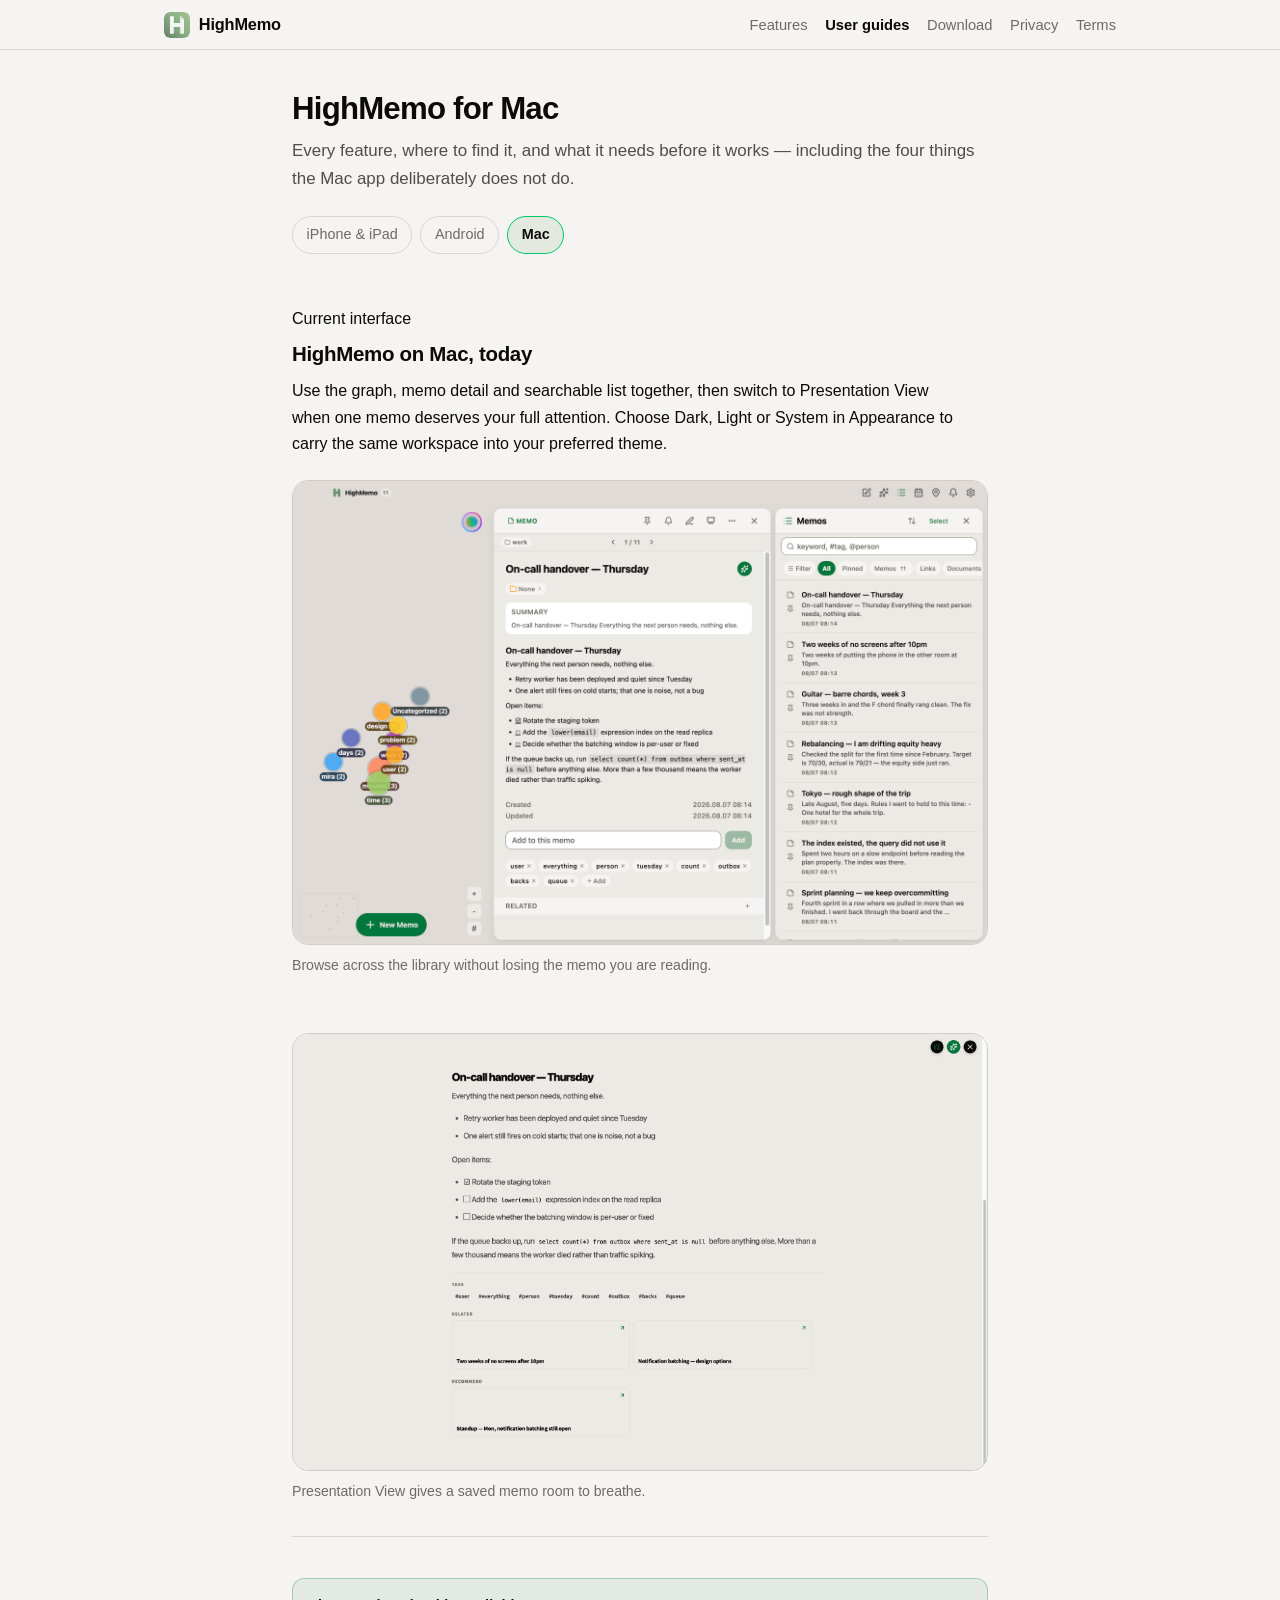
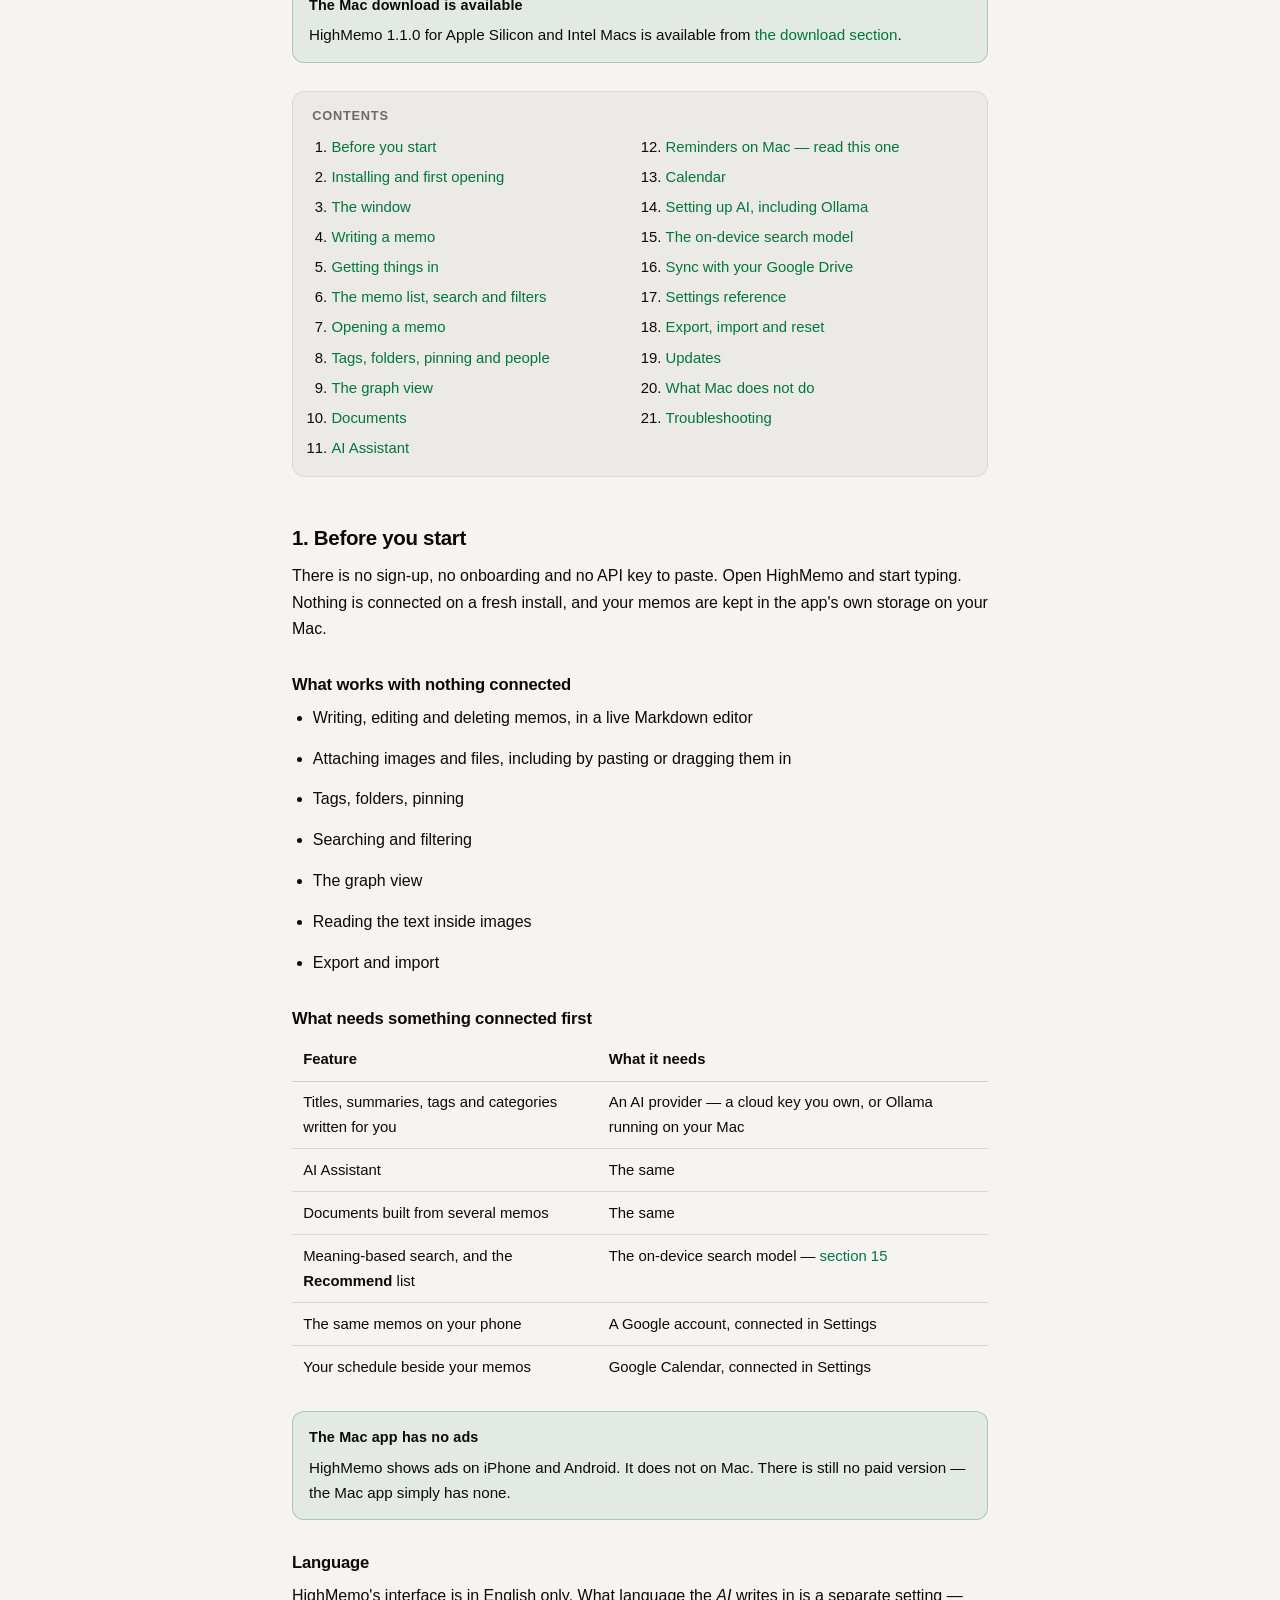
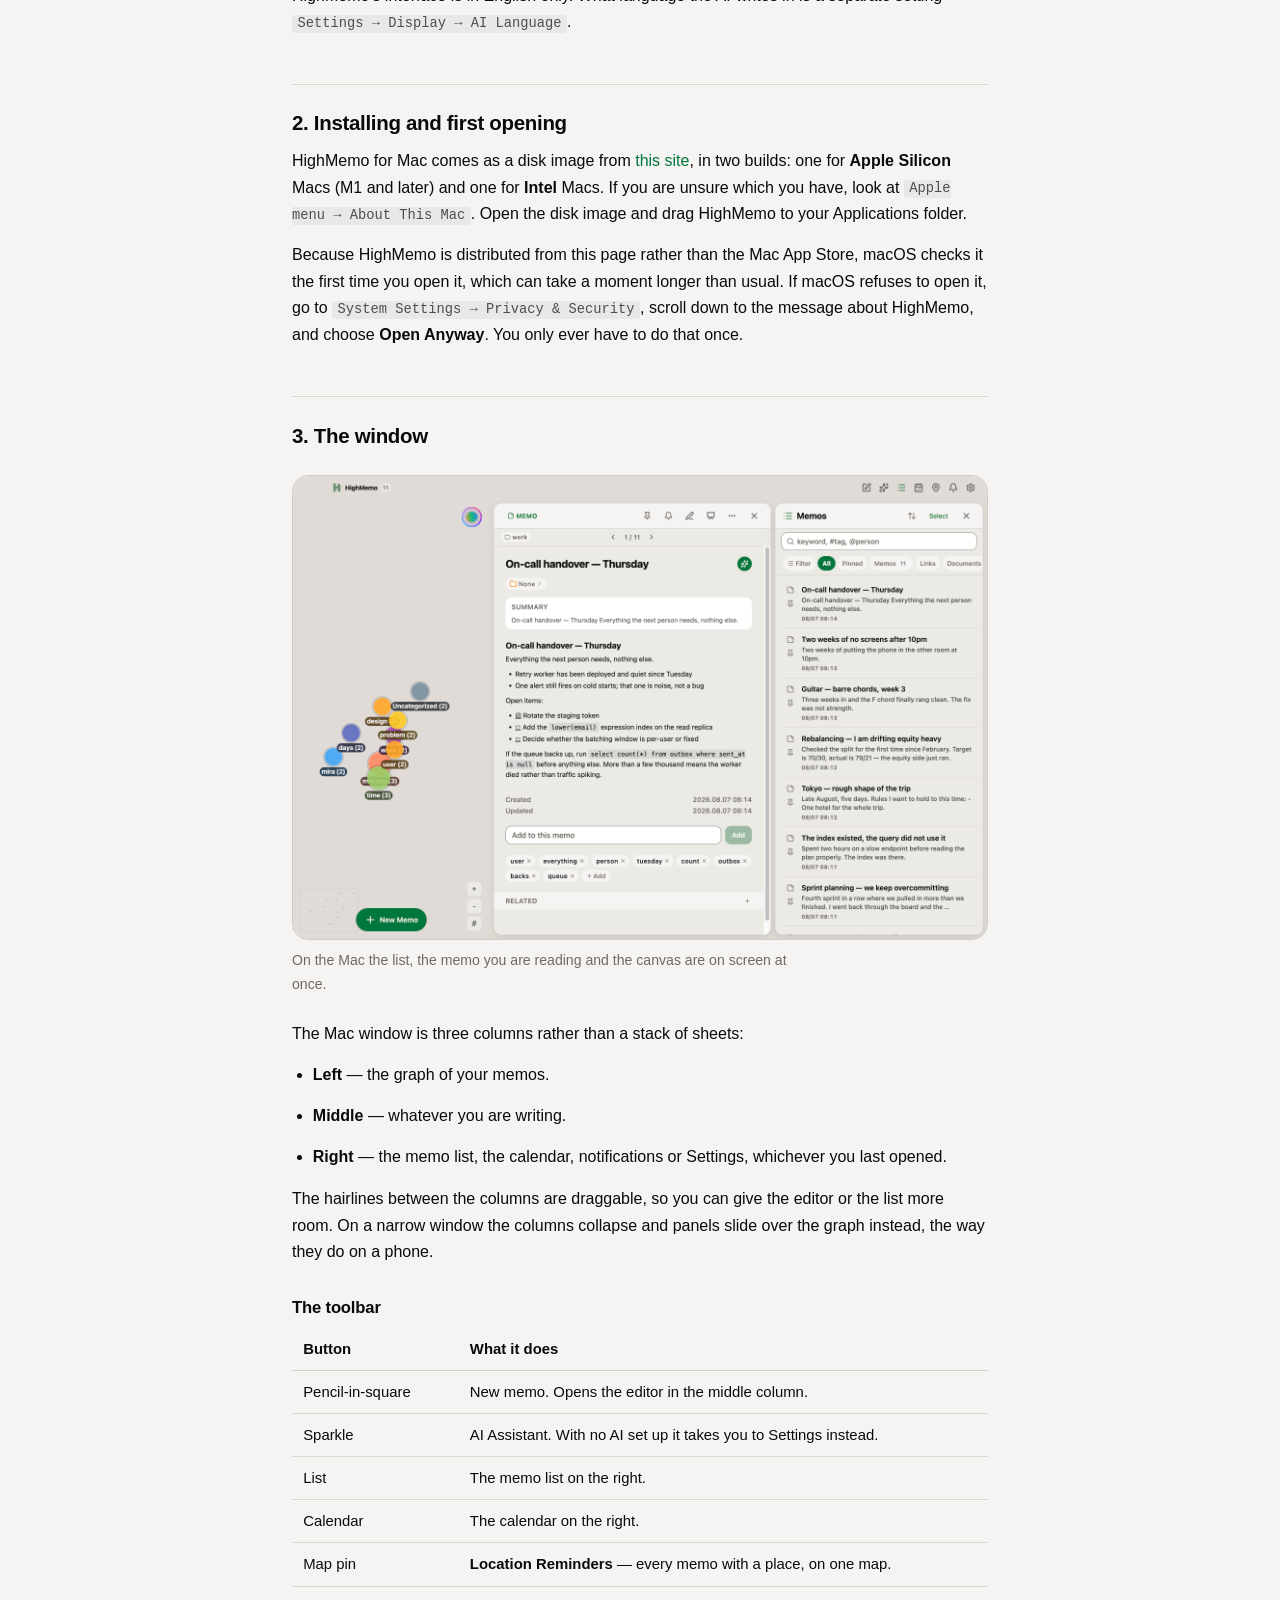
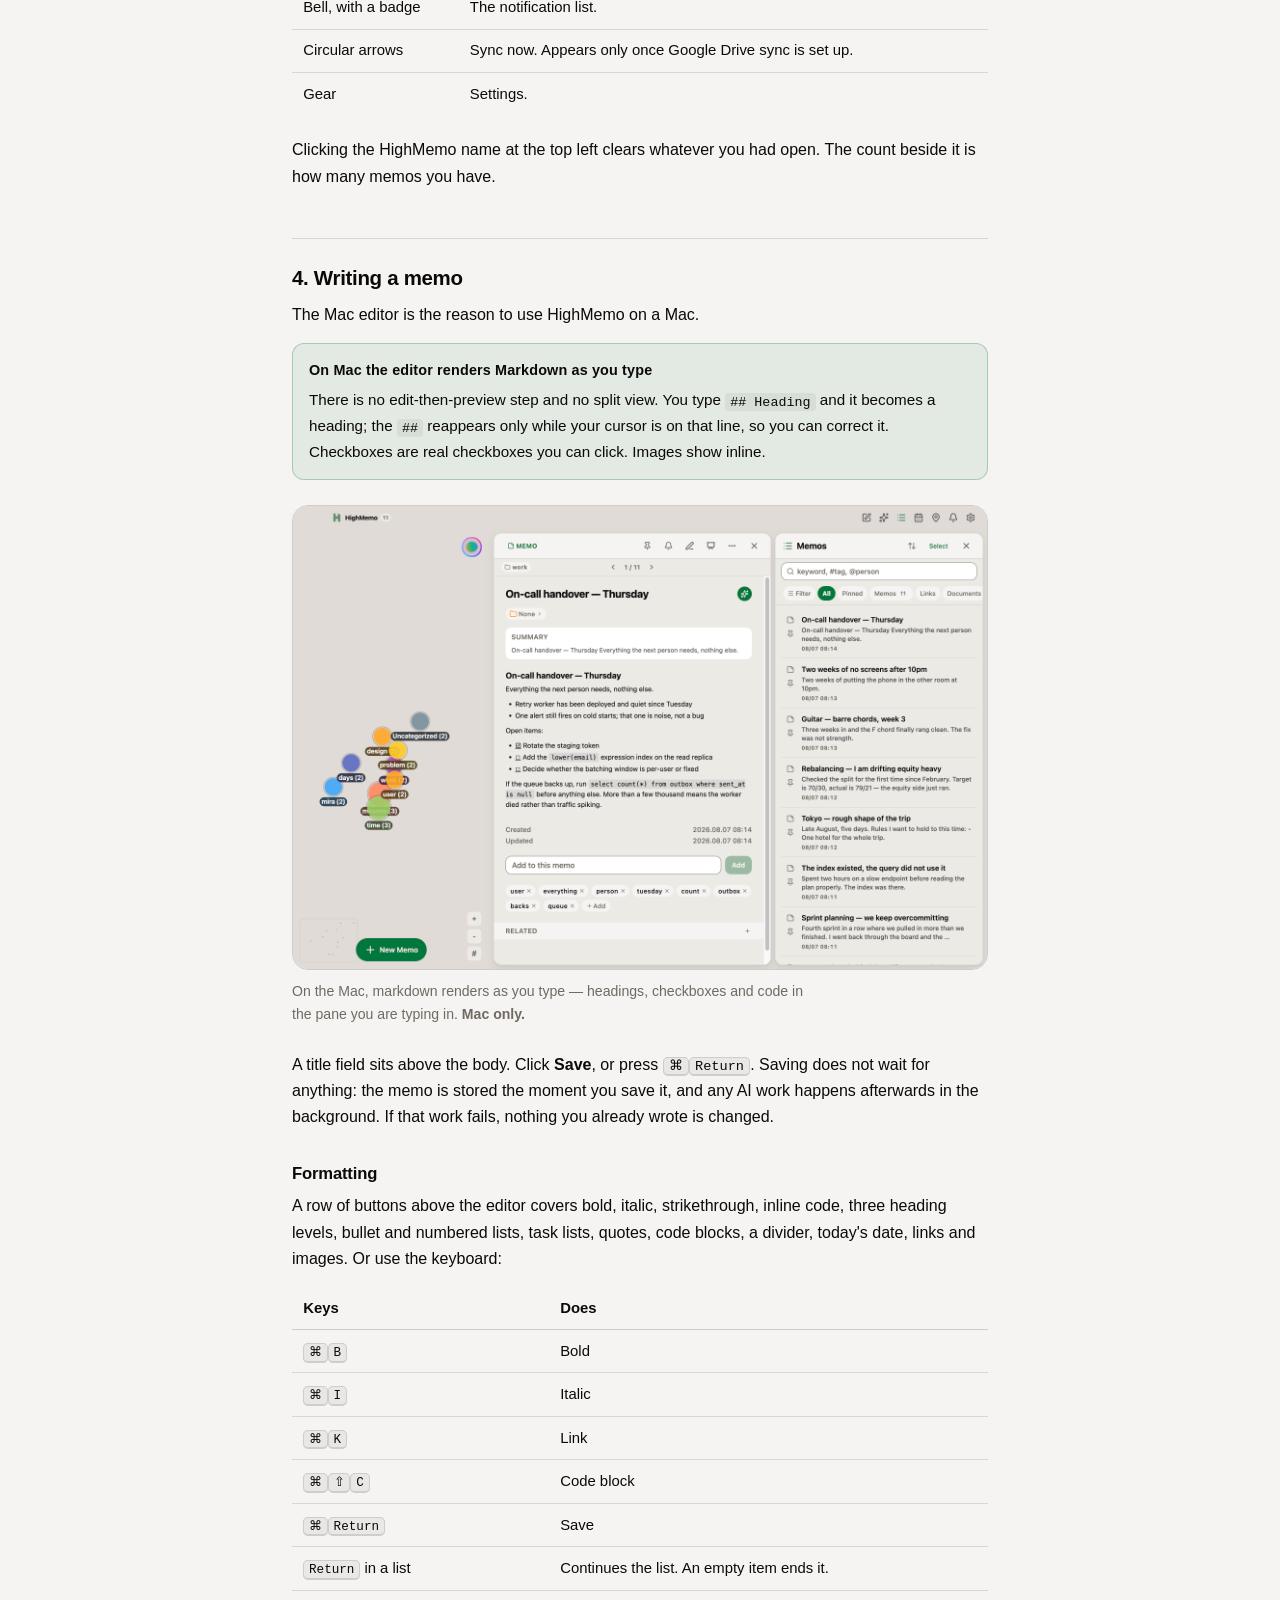
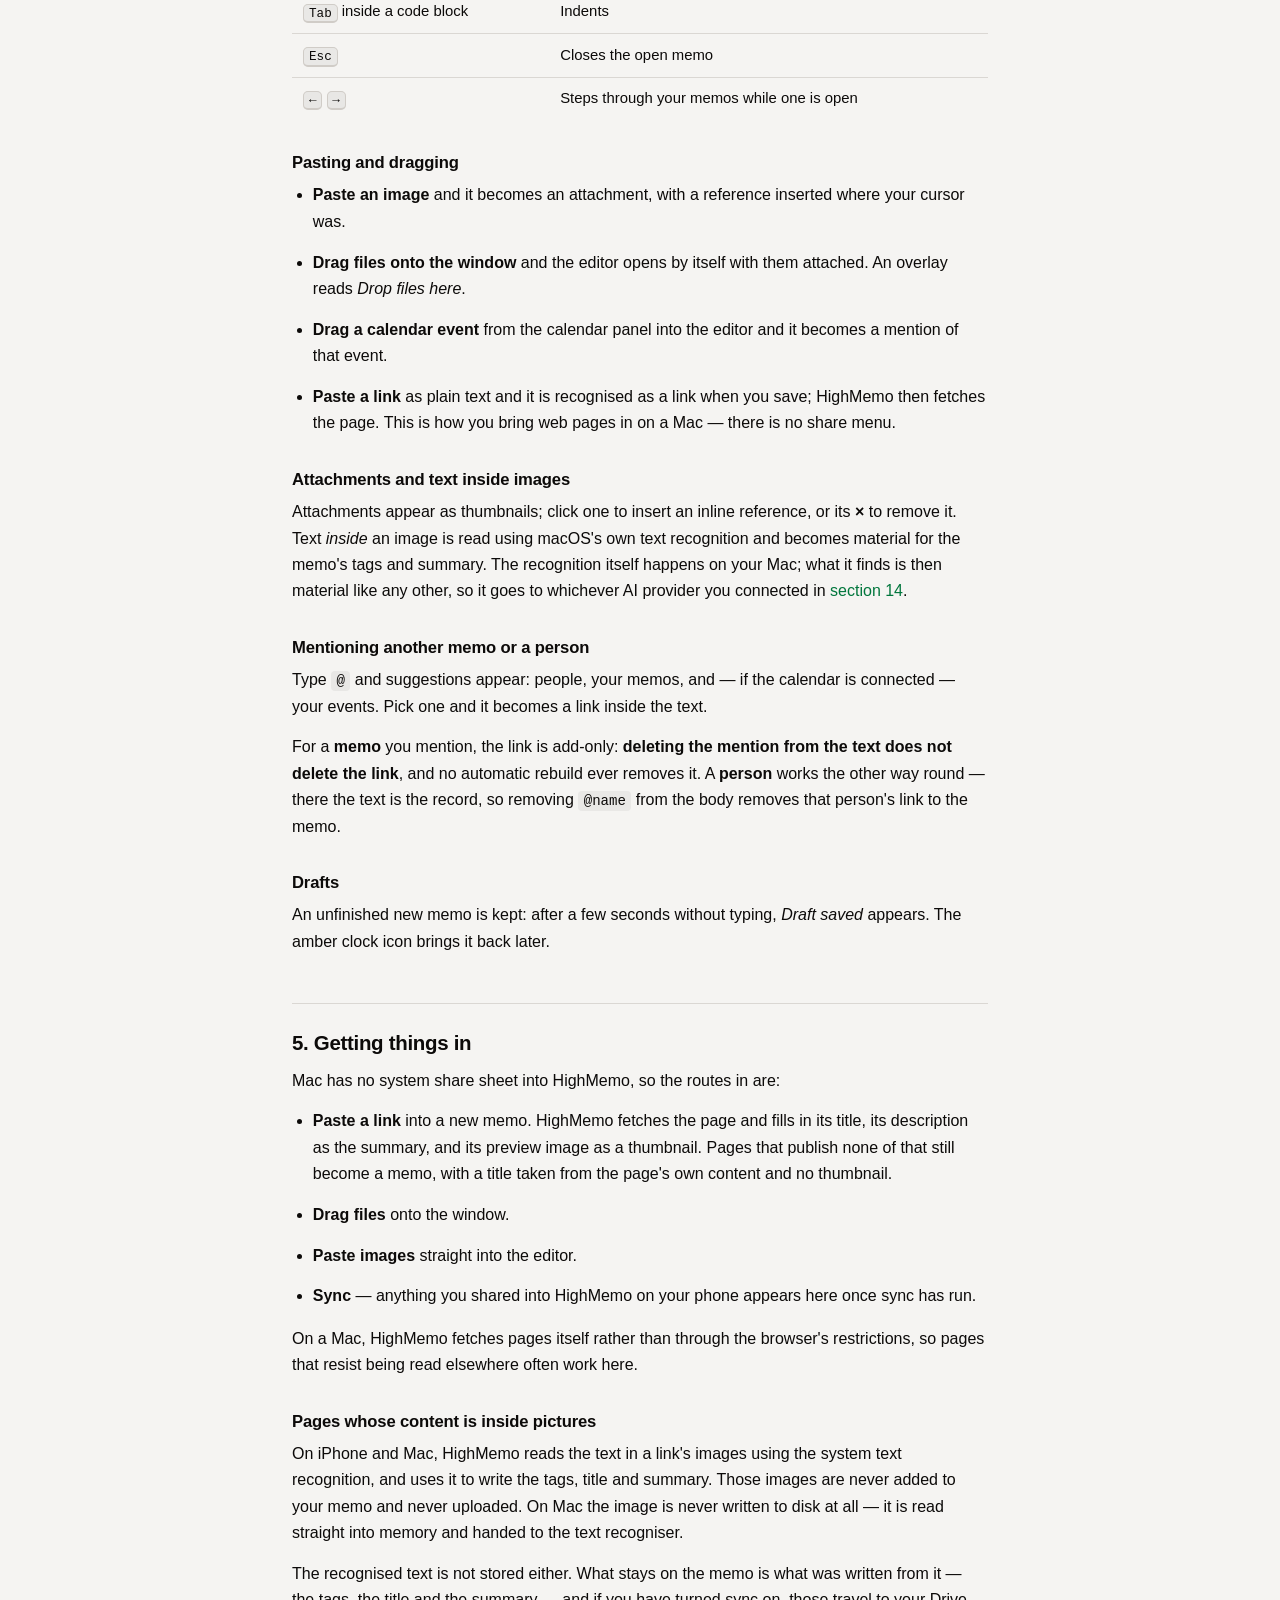
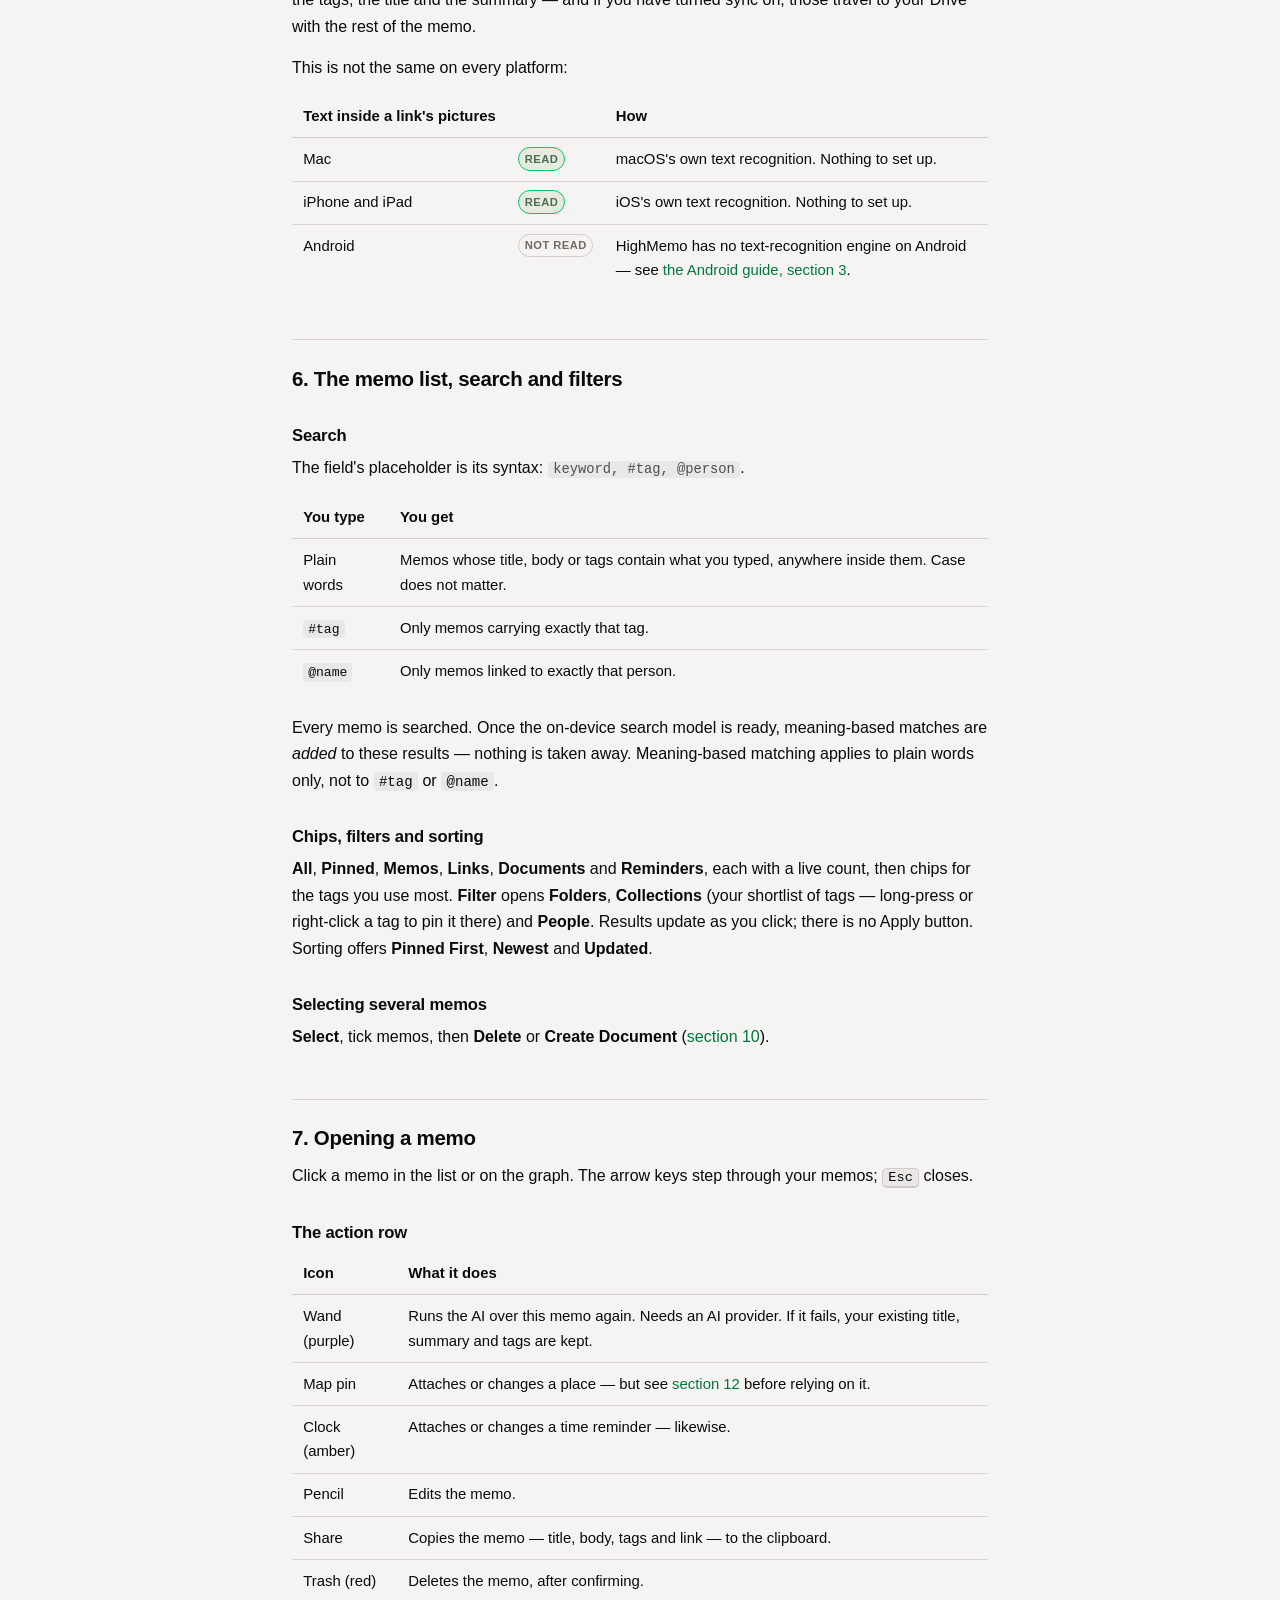
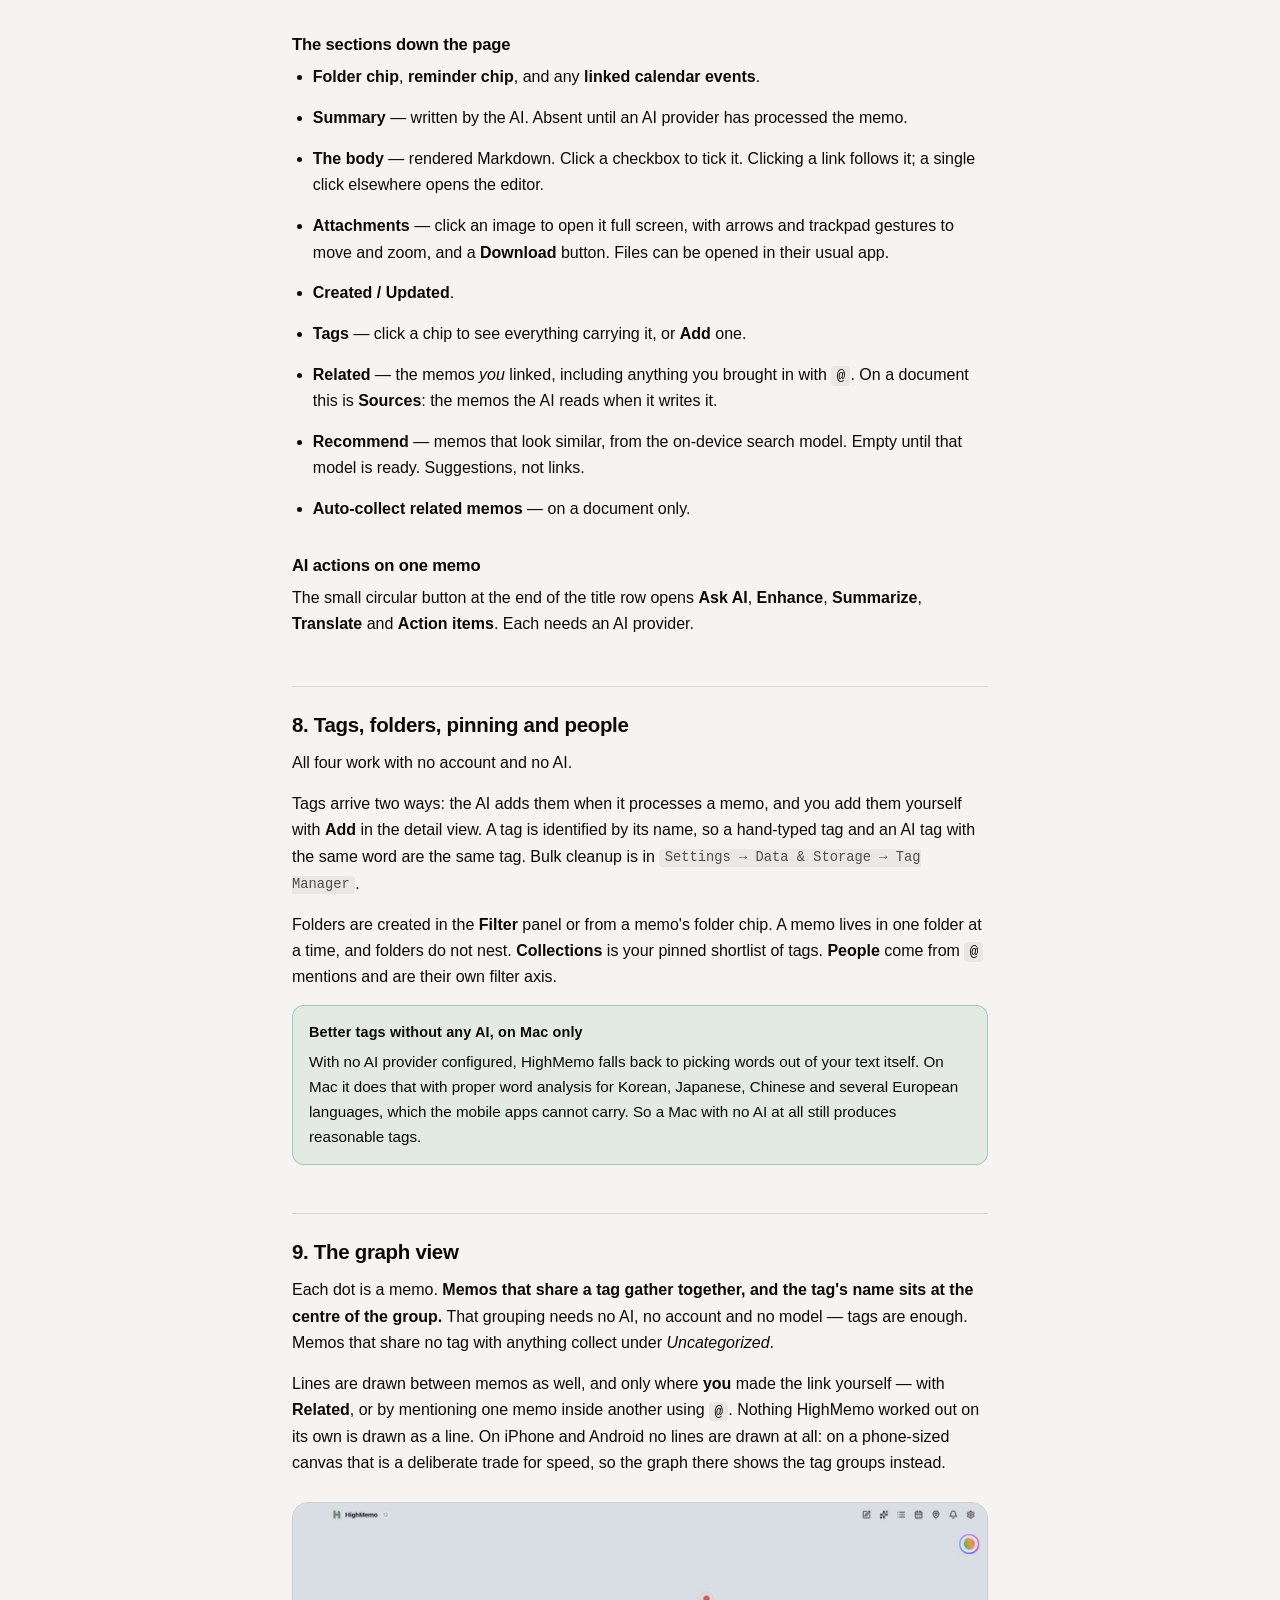
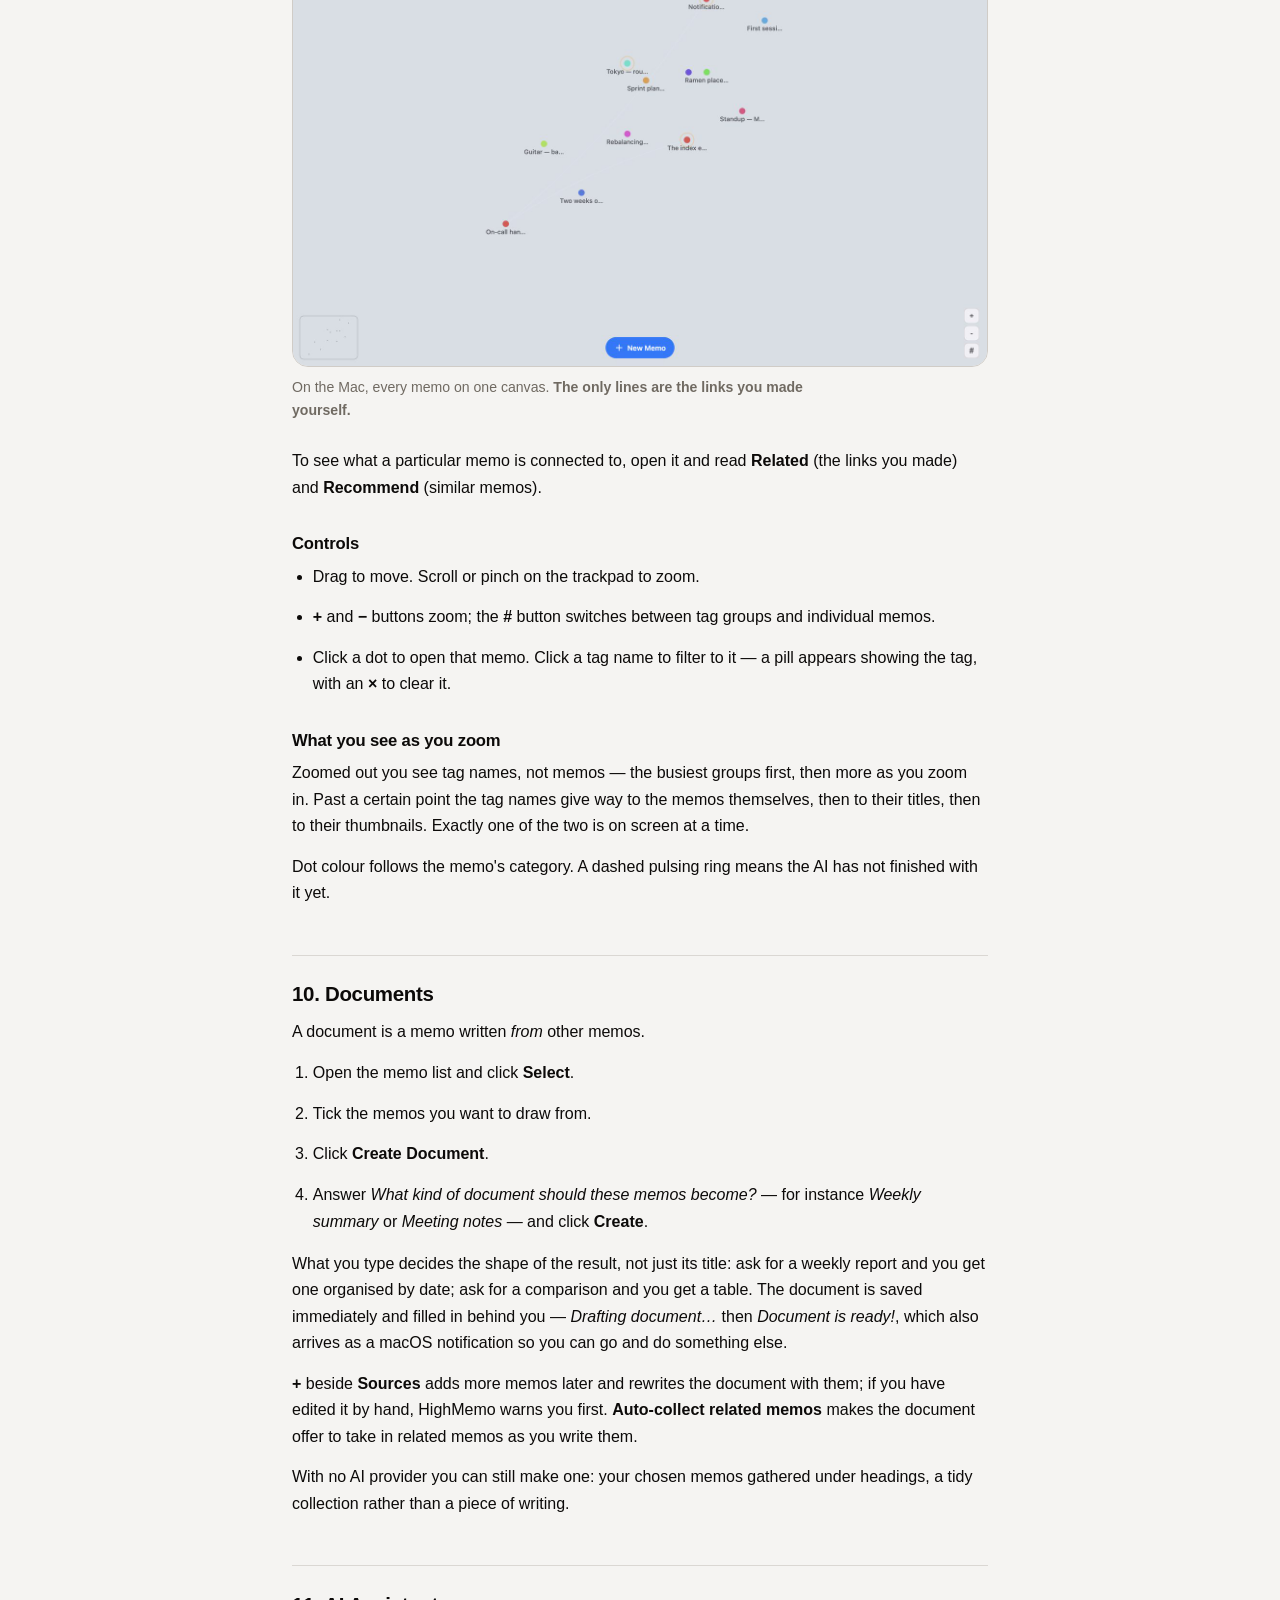
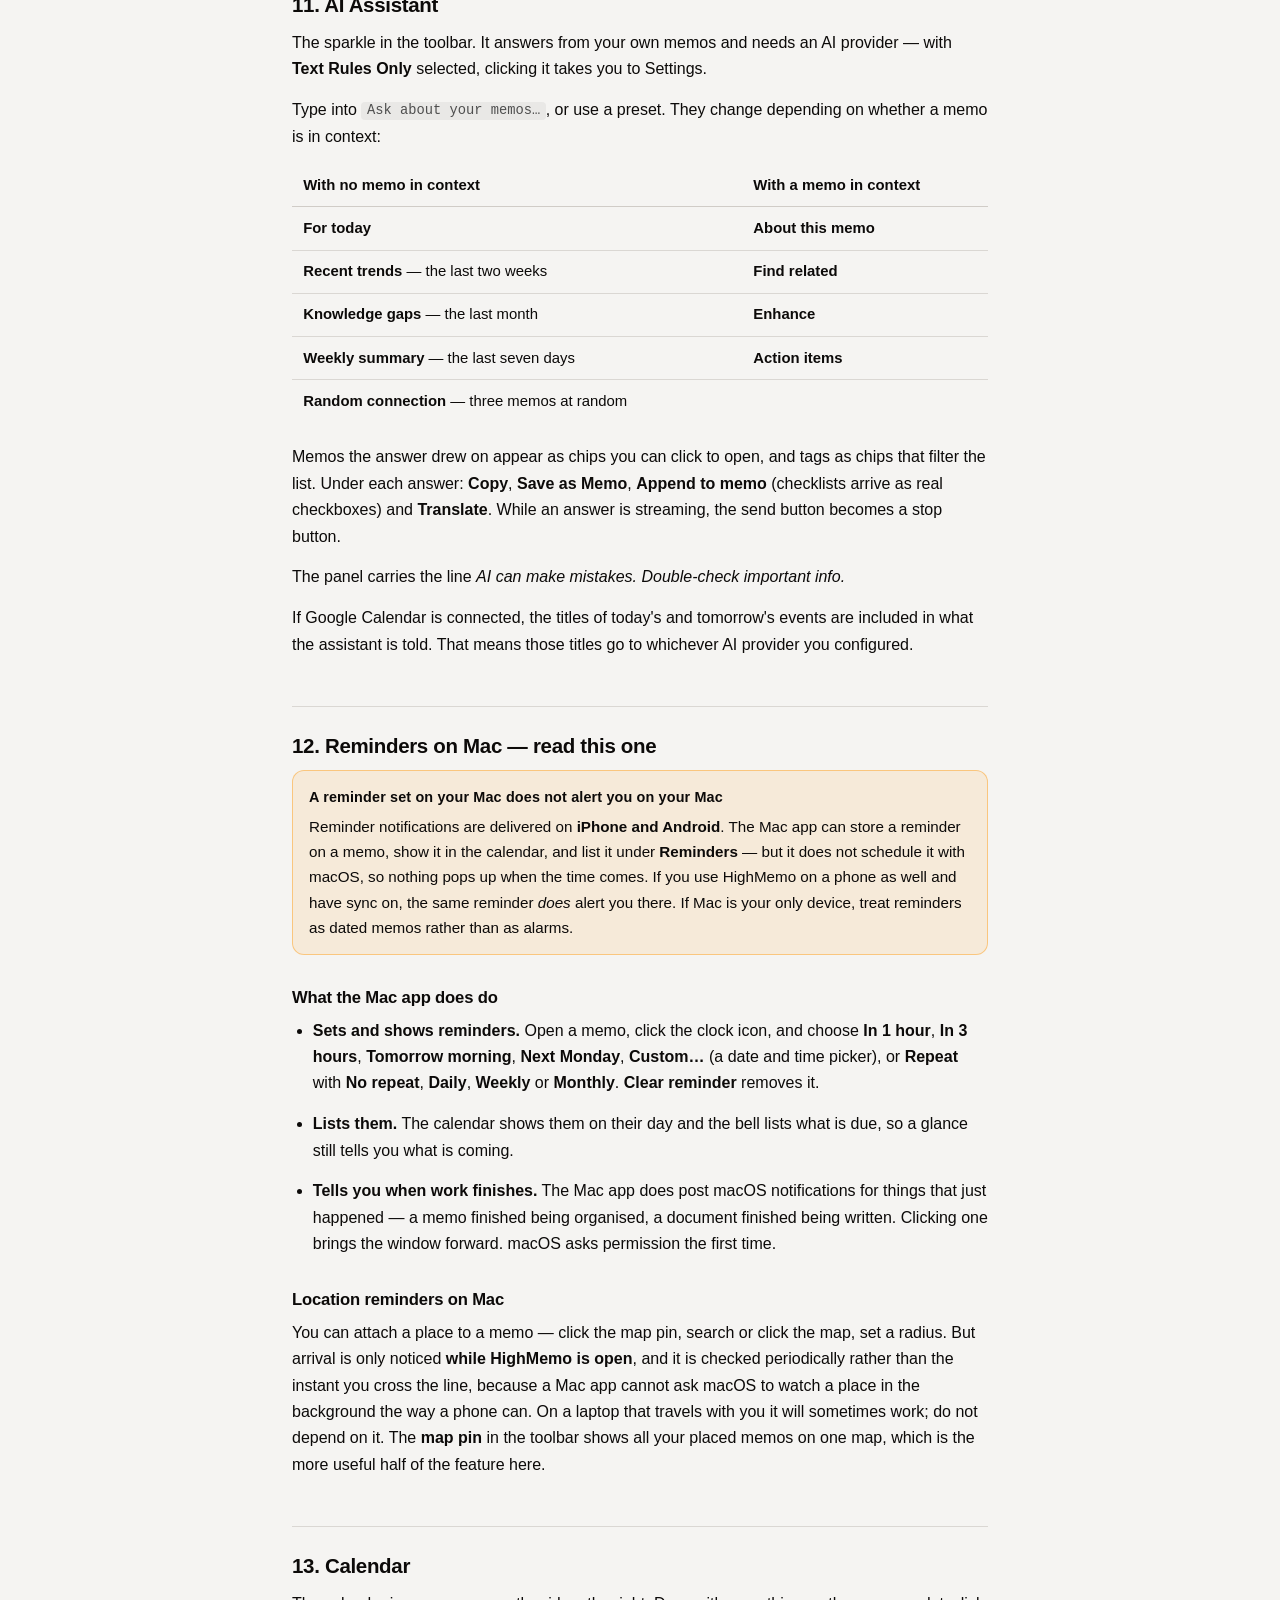
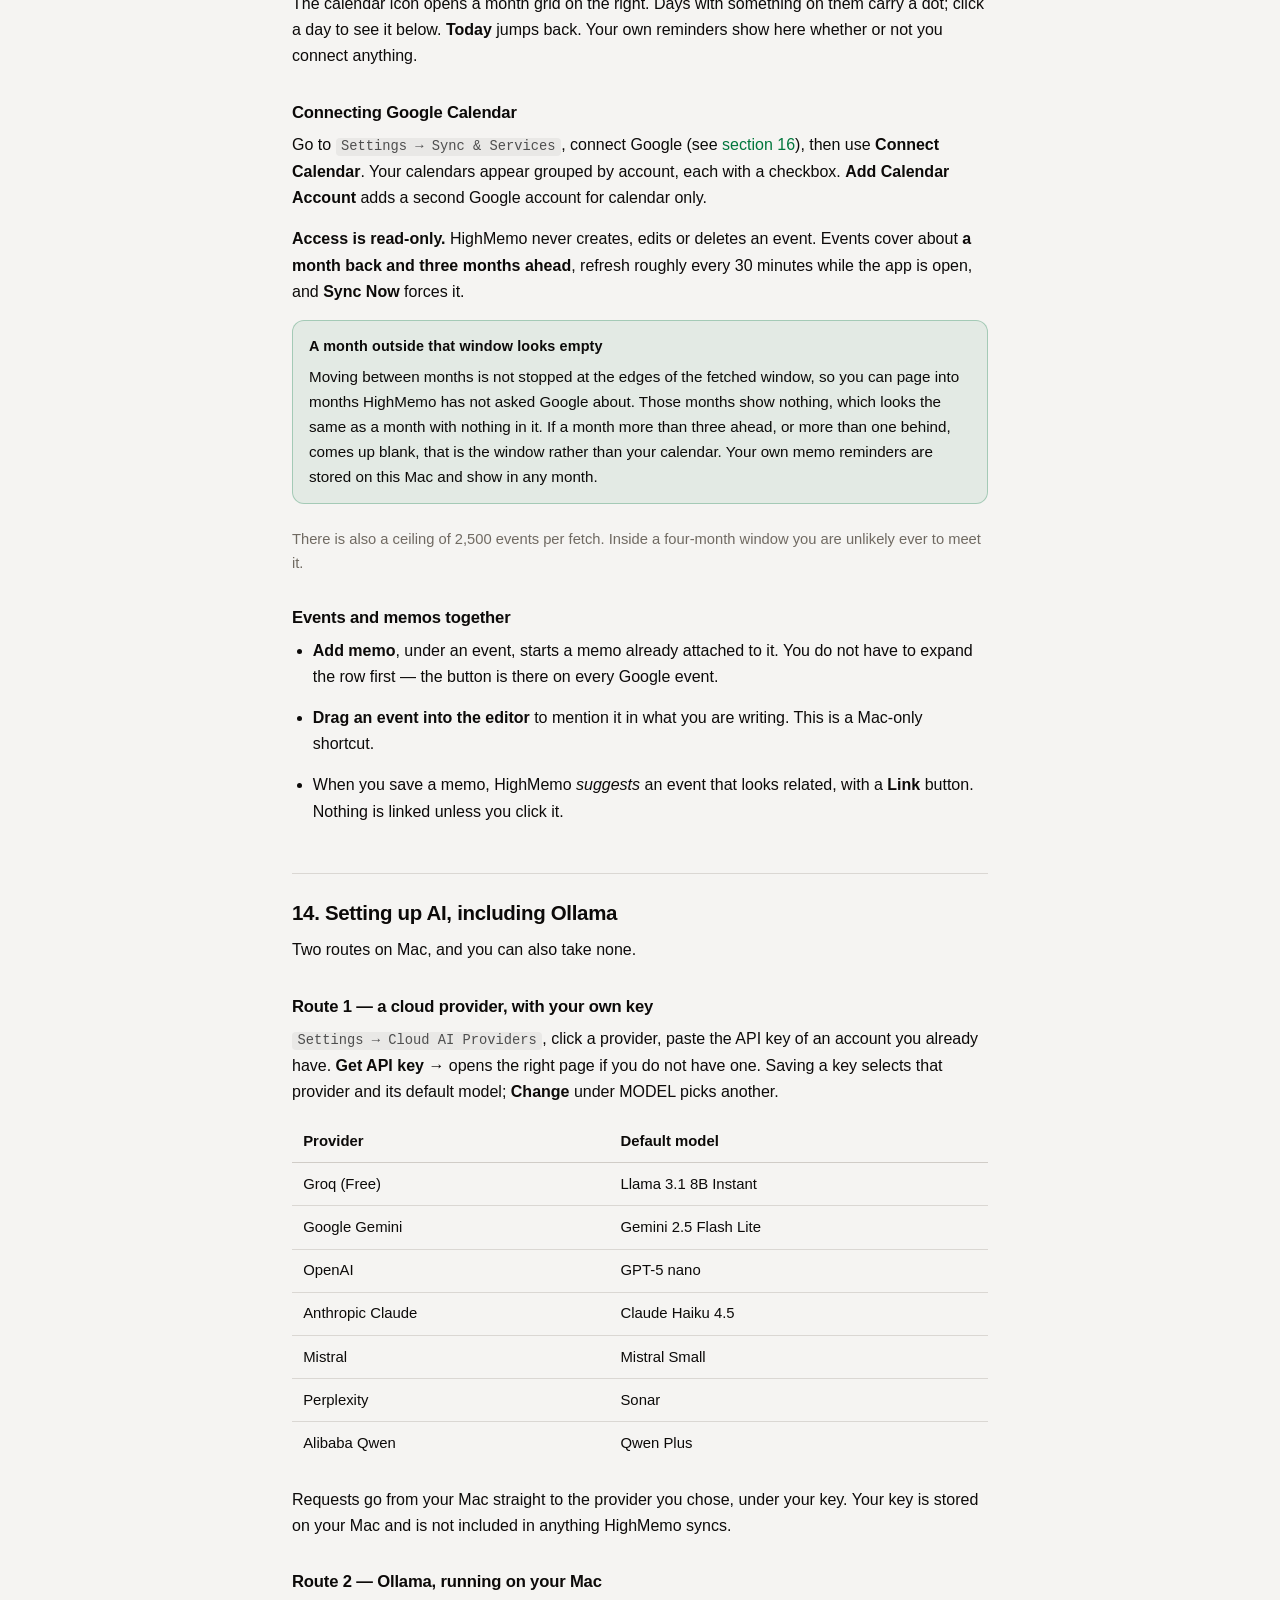
<file: guide-desktop.html>
<!doctype html>
<html lang="en">
<head>
<meta charset="utf-8" />
<meta name="viewport" content="width=device-width, initial-scale=1" />
<title>HighMemo for Mac — user guide</title>
<meta name="description" content="Every HighMemo feature on Mac: where it lives, how to use it, what it needs connected, and the three things the Mac app deliberately does not do." />
<meta name="robots" content="index,follow" />
<meta name="color-scheme" content="light dark" />
<link rel="icon" href="./img/highmemo-mark.svg" />
<link rel="stylesheet" href="./site.css" />
<!--
  Reference manual for the Electron build. Facts that must not be copied from the mobile guides:
    - Scheduled reminders NEVER fire here. Only immediate "memo/document ready" notifications do.
      Location reminders are approximated while the app is open.
    - No ads, no dictation, no home-screen widgets, no downloadable on-device chat models.
    - Local AI means an Ollama install the USER sets up. The app pulls nothing on its own.
    - There is no first-launch prompt for the search model on Mac (the dialog it uses is a no-op in
      this runtime), so this page must not claim one. Tracked as a defect in 05_site_report.md.
    - SCREENSHOTS, since 2026-07-31: THREE Mac captures (sections 3, 4 and 9), from an ISOLATED
      Electron profile with 12 demonstration memos — not from the developer's own install, which
      holds 155 real memos and was never read (04_visual_manifest.md §14-1, §14-5). That constraint
      has not been relaxed; it was routed around with `--user-data-dir`. Do not substitute iPhone
      captures for a Mac screen, and do not re-shoot against the real profile.
      They are 1440x960 LANDSCAPE and use `figure.shot.wide`. The phone layouts (`.shot-grid`,
      `.pair`) size their columns for a 405x880 frame and would render a Mac window at 320px, where
      nothing in it is legible. Each has a dark partner behind a <source>; the graph one NEEDS it,
      because in the light capture the lines are nearly invisible (§14-4).
      Nothing in these frames may be attributed to AI: the profile had no provider connected, so the
      titles were typed and the summaries and tags are rule-engine output (§14-3).
    - The desktop graph draws the user's own MANUAL links as lines, and section 9 now says so
      because there is finally a capture of it. It may only be said with BOTH conditions attached:
      only links the user made (GraphCanvas.web.tsx:870 skips every other edge type) and no lines at
      all on the phones (a deliberate performance decision, confirmed by the user 2026-07-31).
      Without both, this becomes the "your memos link themselves" claim, which is rejected on every
      surface.
-->
</head>
<body>

<header class="site-head">
  <div class="site-head-in">
    <a class="brand" href="./index.html">
      <img src="./img/highmemo-mark.svg" alt="" width="26" height="26" />
      HighMemo
    </a>
    <nav class="site-nav" aria-label="Site">
      <a href="./index.html#features">Features</a>
      <a href="./guide-desktop.html" aria-current="page">User guides</a>
      <a href="./index.html#download">Download</a>
      <a href="./privacy.html">Privacy</a>
      <a href="./terms.html">Terms</a>
    </nav>
  </div>
</header>

<main>

<h1>HighMemo for Mac</h1>
<p class="lede">Every feature, where to find it, and what it needs before it works — including the four things the Mac app deliberately does not do.</p>

<nav class="guide-switch" aria-label="Choose a platform">
  <a href="./guide-ios.html">iPhone &amp; iPad</a>
  <a href="./guide-android.html">Android</a>
  <a href="./guide-desktop.html" aria-current="page">Mac</a>
</nav>

<section class="guide-current" aria-labelledby="desktop-current-title">
  <div>
    <p class="eyebrow">Current interface</p>
    <h2 id="desktop-current-title">HighMemo on Mac, today</h2>
    <p>Use the graph, memo detail and searchable list together, then switch to Presentation View when one memo deserves your full attention. Choose Dark, Light or System in Appearance to carry the same workspace into your preferred theme.</p>
  </div>
  <div class="guide-current-desktop">
    <figure class="shot wide">
      <img src="./img/desktop-2026-08-main-light.jpg" width="2880" height="1920" loading="lazy" alt="HighMemo's current Mac workspace with graph, memo detail and memo list visible together." />
      <figcaption>Browse across the library without losing the memo you are reading.</figcaption>
    </figure>
    <figure class="shot wide">
      <img src="./img/desktop-2026-08-presentation-light.jpg" width="4112" height="2580" loading="lazy" alt="HighMemo's current Mac Presentation View showing a focused reading layout." />
      <figcaption>Presentation View gives a saved memo room to breathe.</figcaption>
    </figure>
  </div>
</section>

<div class="note">
  <span class="note-title">The Mac download is available</span>
  <p>HighMemo 1.1.0 for Apple Silicon and Intel Macs is available from <a href="./index.html#download">the download section</a>.</p>
</div>

<div class="toc">
  <h2>Contents</h2>
  <ol>
    <li><a href="#start">Before you start</a></li>
    <li><a href="#install">Installing and first opening</a></li>
    <li><a href="#layout">The window</a></li>
    <li><a href="#write">Writing a memo</a></li>
    <li><a href="#getting-in">Getting things in</a></li>
    <li><a href="#list">The memo list, search and filters</a></li>
    <li><a href="#detail">Opening a memo</a></li>
    <li><a href="#organize">Tags, folders, pinning and people</a></li>
    <li><a href="#graph">The graph view</a></li>
    <li><a href="#documents">Documents</a></li>
    <li><a href="#assistant">AI Assistant</a></li>
    <li><a href="#reminders">Reminders on Mac — read this one</a></li>
    <li><a href="#calendar">Calendar</a></li>
    <li><a href="#ai">Setting up AI, including Ollama</a></li>
    <li><a href="#search-model">The on-device search model</a></li>
    <li><a href="#sync">Sync with your Google Drive</a></li>
    <li><a href="#settings">Settings reference</a></li>
    <li><a href="#data">Export, import and reset</a></li>
    <li><a href="#updates">Updates</a></li>
    <li><a href="#differences">What Mac does not do</a></li>
    <li><a href="#trouble">Troubleshooting</a></li>
  </ol>
</div>

<h2 id="start">1. Before you start <a class="anchor" href="#start" aria-label="Link to this section">#</a></h2>

<p>There is no sign-up, no onboarding and no API key to paste. Open HighMemo and start typing. Nothing is connected on a fresh install, and your memos are kept in the app's own storage on your Mac.</p>

<h3>What works with nothing connected</h3>
<ul>
  <li>Writing, editing and deleting memos, in a live Markdown editor</li>
  <li>Attaching images and files, including by pasting or dragging them in</li>
  <li>Tags, folders, pinning</li>
  <li>Searching and filtering</li>
  <li>The graph view</li>
  <li>Reading the text inside images</li>
  <li>Export and import</li>
</ul>

<h3>What needs something connected first</h3>
<div class="table-wrap">
<table>
  <thead><tr><th>Feature</th><th>What it needs</th></tr></thead>
  <tbody>
    <tr><td>Titles, summaries, tags and categories written for you</td><td>An AI provider — a cloud key you own, or Ollama running on your Mac</td></tr>
    <tr><td>AI Assistant</td><td>The same</td></tr>
    <tr><td>Documents built from several memos</td><td>The same</td></tr>
    <tr><td>Meaning-based search, and the <strong>Recommend</strong> list</td><td>The on-device search model — <a href="#search-model">section 15</a></td></tr>
    <tr><td>The same memos on your phone</td><td>A Google account, connected in Settings</td></tr>
    <tr><td>Your schedule beside your memos</td><td>Google Calendar, connected in Settings</td></tr>
  </tbody>
</table>
</div>

<div class="note">
  <span class="note-title">The Mac app has no ads</span>
  <p>HighMemo shows ads on iPhone and Android. It does not on Mac. There is still no paid version — the Mac app simply has none.</p>
</div>

<h3>Language</h3>
<p>HighMemo's interface is in English only. What language the <em>AI</em> writes in is a separate setting — <span class="path">Settings → Display → AI Language</span>.</p>

<h2 id="install">2. Installing and first opening <a class="anchor" href="#install" aria-label="Link to this section">#</a></h2>

<p>HighMemo for Mac comes as a disk image from <a href="./index.html#download">this site</a>, in two builds: one for <strong>Apple Silicon</strong> Macs (M1 and later) and one for <strong>Intel</strong> Macs. If you are unsure which you have, look at <span class="path">Apple menu → About This Mac</span>. Open the disk image and drag HighMemo to your Applications folder.</p>

<p>Because HighMemo is distributed from this page rather than the Mac App Store, macOS checks it the first time you open it, which can take a moment longer than usual. If macOS refuses to open it, go to <span class="path">System Settings → Privacy &amp; Security</span>, scroll down to the message about HighMemo, and choose <strong>Open Anyway</strong>. You only ever have to do that once.</p>

<h2 id="layout">3. The window <a class="anchor" href="#layout" aria-label="Link to this section">#</a></h2>

<!--
  Caption D1, 04_visual_manifest.md §14-4. It describes the layout and claims no feature — the demo
  profile had no AI provider, so nothing in this frame may be attributed to AI (§14-3).
  The draft read "the whole canvas" and claim-verdicts.md §9-B returned CONDITIONAL on exactly those
  two words: the canvas continues below the panels, and all twelve dots being visible is a property
  of a twelve-memo demo, not of the app. `the whole` was removed. Do not restore it, and do not write
  any variant that implies every memo is on screen at once.
-->
<figure class="shot wide">
  <img src="./img/desktop-2026-08-main-light.jpg" width="2880" height="1920" loading="lazy"
       alt="The current HighMemo Mac workspace with graph, memo detail and memo list on screen together." />
  <figcaption>On the Mac the list, the memo you are reading and the canvas are on screen at once.</figcaption>
</figure>

<p>The Mac window is three columns rather than a stack of sheets:</p>
<ul>
  <li><strong>Left</strong> — the graph of your memos.</li>
  <li><strong>Middle</strong> — whatever you are writing.</li>
  <li><strong>Right</strong> — the memo list, the calendar, notifications or Settings, whichever you last opened.</li>
</ul>
<p>The hairlines between the columns are draggable, so you can give the editor or the list more room. On a narrow window the columns collapse and panels slide over the graph instead, the way they do on a phone.</p>

<h3>The toolbar</h3>
<div class="table-wrap">
<table>
  <thead><tr><th>Button</th><th>What it does</th></tr></thead>
  <tbody>
    <tr><td>Pencil-in-square</td><td>New memo. Opens the editor in the middle column.</td></tr>
    <tr><td>Sparkle</td><td>AI Assistant. With no AI set up it takes you to Settings instead.</td></tr>
    <tr><td>List</td><td>The memo list on the right.</td></tr>
    <tr><td>Calendar</td><td>The calendar on the right.</td></tr>
    <tr><td>Map pin</td><td><strong>Location Reminders</strong> — every memo with a place, on one map.</td></tr>
    <tr><td>Bell, with a badge</td><td>The notification list.</td></tr>
    <tr><td>Circular arrows</td><td>Sync now. Appears only once Google Drive sync is set up.</td></tr>
    <tr><td>Gear</td><td>Settings.</td></tr>
  </tbody>
</table>
</div>
<p>Clicking the HighMemo name at the top left clears whatever you had open. The count beside it is how many memos you have.</p>

<h2 id="write">4. Writing a memo <a class="anchor" href="#write" aria-label="Link to this section">#</a></h2>

<p>The Mac editor is the reason to use HighMemo on a Mac.</p>

<div class="note">
  <span class="note-title">On Mac the editor renders Markdown as you type</span>
  <p>There is no edit-then-preview step and no split view. You type <code>## Heading</code> and it becomes a heading; the <code>##</code> reappears only while your cursor is on that line, so you can correct it. Checkboxes are real checkboxes you can click. Images show inline.</p>
</div>

<!--
  Caption D2, 04_visual_manifest.md §14-4 — **PASS** (claim-verdicts.md §9-B). "Mac only" is the
  condition on verdict N-6: the live editor is the `Platform.OS === 'web'` branch (App.tsx:7741 →
  :7747) and the native sibling is a placeholder (MarkdownWysiwyg.tsx:1-8). The verdict says outright
  that an edit removing "Mac only" must not be approved. Keep the words even here, where the whole
  page is about the Mac — this sentence gets copied to other surfaces, and without them it becomes a
  promise about the phones.
  The frame was shot with the caret in a line that has no markup in it, which is why every other
  line is showing its rendered form.
-->
<figure class="shot wide">
  <img src="./img/desktop-2026-08-main-light.jpg" width="2880" height="1920" loading="lazy"
       alt="The current HighMemo Mac workspace with an open memo in the central detail pane." />
  <figcaption>On the Mac, markdown renders as you type — headings, checkboxes and code in the pane you are typing in. <strong>Mac only.</strong></figcaption>
</figure>

<p>A title field sits above the body. Click <strong>Save</strong>, or press <kbd>⌘</kbd><kbd>Return</kbd>. Saving does not wait for anything: the memo is stored the moment you save it, and any AI work happens afterwards in the background. If that work fails, nothing you already wrote is changed.</p>

<h3>Formatting</h3>
<p>A row of buttons above the editor covers bold, italic, strikethrough, inline code, three heading levels, bullet and numbered lists, task lists, quotes, code blocks, a divider, today's date, links and images. Or use the keyboard:</p>

<div class="table-wrap">
<table>
  <thead><tr><th>Keys</th><th>Does</th></tr></thead>
  <tbody>
    <tr><td><kbd>⌘</kbd><kbd>B</kbd></td><td>Bold</td></tr>
    <tr><td><kbd>⌘</kbd><kbd>I</kbd></td><td>Italic</td></tr>
    <tr><td><kbd>⌘</kbd><kbd>K</kbd></td><td>Link</td></tr>
    <tr><td><kbd>⌘</kbd><kbd>⇧</kbd><kbd>C</kbd></td><td>Code block</td></tr>
    <tr><td><kbd>⌘</kbd><kbd>Return</kbd></td><td>Save</td></tr>
    <tr><td><kbd>Return</kbd> in a list</td><td>Continues the list. An empty item ends it.</td></tr>
    <tr><td><kbd>Tab</kbd> inside a code block</td><td>Indents</td></tr>
    <tr><td><kbd>Esc</kbd></td><td>Closes the open memo</td></tr>
    <tr><td><kbd>←</kbd> <kbd>→</kbd></td><td>Steps through your memos while one is open</td></tr>
  </tbody>
</table>
</div>

<h3>Pasting and dragging</h3>
<ul>
  <li><strong>Paste an image</strong> and it becomes an attachment, with a reference inserted where your cursor was.</li>
  <li><strong>Drag files onto the window</strong> and the editor opens by itself with them attached. An overlay reads <em>Drop files here</em>.</li>
  <li><strong>Drag a calendar event</strong> from the calendar panel into the editor and it becomes a mention of that event.</li>
  <li><strong>Paste a link</strong> as plain text and it is recognised as a link when you save; HighMemo then fetches the page. This is how you bring web pages in on a Mac — there is no share menu.</li>
</ul>

<h3>Attachments and text inside images</h3>
<p>Attachments appear as thumbnails; click one to insert an inline reference, or its <strong>×</strong> to remove it. Text <em>inside</em> an image is read using macOS's own text recognition and becomes material for the memo's tags and summary. The recognition itself happens on your Mac; what it finds is then material like any other, so it goes to whichever AI provider you connected in <a href="#ai">section 14</a>.</p>

<h3>Mentioning another memo or a person</h3>
<p>Type <code>@</code> and suggestions appear: people, your memos, and — if the calendar is connected — your events. Pick one and it becomes a link inside the text.</p>

<!--
  This paragraph used to promise "deleting the mention does not delete the link" for people, memos
  and events together. That is only true of memos. 04_visual_manifest.md §1 note 12 rejected exactly
  that conflation: memo mentions are add-only, people mentions are reconciled against the body.
  Keep the two in separate sentences here as on the mobile guides.
-->
<p>For a <strong>memo</strong> you mention, the link is add-only: <strong>deleting the mention from the text does not delete the link</strong>, and no automatic rebuild ever removes it. A <strong>person</strong> works the other way round — there the text is the record, so removing <code>@name</code> from the body removes that person's link to the memo.</p>

<h3>Drafts</h3>
<p>An unfinished new memo is kept: after a few seconds without typing, <em>Draft saved</em> appears. The amber clock icon brings it back later.</p>

<h2 id="getting-in">5. Getting things in <a class="anchor" href="#getting-in" aria-label="Link to this section">#</a></h2>

<p>Mac has no system share sheet into HighMemo, so the routes in are:</p>
<ul>
  <li><strong>Paste a link</strong> into a new memo. HighMemo fetches the page and fills in its title, its description as the summary, and its preview image as a thumbnail. Pages that publish none of that still become a memo, with a title taken from the page's own content and no thumbnail.</li>
  <li><strong>Drag files</strong> onto the window.</li>
  <li><strong>Paste images</strong> straight into the editor.</li>
  <li><strong>Sync</strong> — anything you shared into HighMemo on your phone appears here once sync has run.</li>
</ul>
<p>On a Mac, HighMemo fetches pages itself rather than through the browser's restrictions, so pages that resist being read elsewhere often work here.</p>

<h3>Pages whose content is inside pictures</h3>

<!--
  APPROVED WORDING — do not reword. "The pictures themselves are not kept" was rejected here, as it
  was on the iPhone guide: absolutes ("always deleted", "never remains", "nothing is left behind")
  are out because the app can be killed mid-read on the phones. Mac gets the STRONGER last sentence
  instead of the sweep sentence, and only Mac may have it: on the desktop shell the bytes arrive as
  a data url and no file is ever written — src/services/content-processor/linkImageText.ts,
  materialize(), the Platform.OS === 'web' branch, whose dispose() is a no-op for that reason.
-->
<p>On iPhone and Mac, HighMemo reads the text in a link's images using the system text recognition, and uses it to write the tags, title and summary. Those images are never added to your memo and never uploaded. On Mac the image is never written to disk at all — it is read straight into memory and handed to the text recogniser.</p>

<p>The recognised text is not stored either. What stays on the memo is what was written from it — the tags, the title and the summary — and if you have turned sync on, those travel to your Drive with the rest of the memo.</p>

<p>This is not the same on every platform:</p>

<div class="table-wrap">
<table>
  <thead><tr><th>Text inside a link's pictures</th><th></th><th>How</th></tr></thead>
  <tbody>
    <tr><td>Mac</td><td><span class="plat on">read</span></td><td>macOS's own text recognition. Nothing to set up.</td></tr>
    <tr><td>iPhone and iPad</td><td><span class="plat on">read</span></td><td>iOS's own text recognition. Nothing to set up.</td></tr>
    <tr><td>Android</td><td><span class="plat off">not read</span></td><td>HighMemo has no text-recognition engine on Android — see <a href="./guide-android.html#write">the Android guide, section 3</a>.</td></tr>
  </tbody>
</table>
</div>

<h2 id="list">6. The memo list, search and filters <a class="anchor" href="#list" aria-label="Link to this section">#</a></h2>

<h3>Search</h3>
<p>The field's placeholder is its syntax: <span class="path">keyword, #tag, @person</span>.</p>
<div class="table-wrap">
<table>
  <thead><tr><th>You type</th><th>You get</th></tr></thead>
  <tbody>
    <tr><td>Plain words</td><td>Memos whose title, body or tags contain what you typed, anywhere inside them. Case does not matter.</td></tr>
    <tr><td><code>#tag</code></td><td>Only memos carrying exactly that tag.</td></tr>
    <tr><td><code>@name</code></td><td>Only memos linked to exactly that person.</td></tr>
  </tbody>
</table>
</div>
<p>Every memo is searched. Once the on-device search model is ready, meaning-based matches are <em>added</em> to these results — nothing is taken away. Meaning-based matching applies to plain words only, not to <code>#tag</code> or <code>@name</code>.</p>

<h3>Chips, filters and sorting</h3>
<p><strong>All</strong>, <strong>Pinned</strong>, <strong>Memos</strong>, <strong>Links</strong>, <strong>Documents</strong> and <strong>Reminders</strong>, each with a live count, then chips for the tags you use most. <strong>Filter</strong> opens <strong>Folders</strong>, <strong>Collections</strong> (your shortlist of tags — long-press or right-click a tag to pin it there) and <strong>People</strong>. Results update as you click; there is no Apply button. Sorting offers <strong>Pinned First</strong>, <strong>Newest</strong> and <strong>Updated</strong>.</p>

<h3>Selecting several memos</h3>
<p><strong>Select</strong>, tick memos, then <strong>Delete</strong> or <strong>Create Document</strong> (<a href="#documents">section 10</a>).</p>

<h2 id="detail">7. Opening a memo <a class="anchor" href="#detail" aria-label="Link to this section">#</a></h2>

<p>Click a memo in the list or on the graph. The arrow keys step through your memos; <kbd>Esc</kbd> closes.</p>

<h3>The action row</h3>
<div class="table-wrap">
<table>
  <thead><tr><th>Icon</th><th>What it does</th></tr></thead>
  <tbody>
    <tr><td>Wand (purple)</td><td>Runs the AI over this memo again. Needs an AI provider. If it fails, your existing title, summary and tags are kept.</td></tr>
    <tr><td>Map pin</td><td>Attaches or changes a place — but see <a href="#reminders">section 12</a> before relying on it.</td></tr>
    <tr><td>Clock (amber)</td><td>Attaches or changes a time reminder — likewise.</td></tr>
    <tr><td>Pencil</td><td>Edits the memo.</td></tr>
    <tr><td>Share</td><td>Copies the memo — title, body, tags and link — to the clipboard.</td></tr>
    <tr><td>Trash (red)</td><td>Deletes the memo, after confirming.</td></tr>
  </tbody>
</table>
</div>

<h3>The sections down the page</h3>
<ul>
  <li><strong>Folder chip</strong>, <strong>reminder chip</strong>, and any <strong>linked calendar events</strong>.</li>
  <li><strong>Summary</strong> — written by the AI. Absent until an AI provider has processed the memo.</li>
  <li><strong>The body</strong> — rendered Markdown. Click a checkbox to tick it. Clicking a link follows it; a single click elsewhere opens the editor.</li>
  <li><strong>Attachments</strong> — click an image to open it full screen, with arrows and trackpad gestures to move and zoom, and a <strong>Download</strong> button. Files can be opened in their usual app.</li>
  <li><strong>Created / Updated</strong>.</li>
  <li><strong>Tags</strong> — click a chip to see everything carrying it, or <strong>Add</strong> one.</li>
  <li><strong>Related</strong> — the memos <em>you</em> linked, including anything you brought in with <code>@</code>. On a document this is <strong>Sources</strong>: the memos the AI reads when it writes it.</li>
  <li><strong>Recommend</strong> — memos that look similar, from the on-device search model. Empty until that model is ready. Suggestions, not links.</li>
  <li><strong>Auto-collect related memos</strong> — on a document only.</li>
</ul>

<h3>AI actions on one memo</h3>
<p>The small circular button at the end of the title row opens <strong>Ask AI</strong>, <strong>Enhance</strong>, <strong>Summarize</strong>, <strong>Translate</strong> and <strong>Action items</strong>. Each needs an AI provider.</p>

<h2 id="organize">8. Tags, folders, pinning and people <a class="anchor" href="#organize" aria-label="Link to this section">#</a></h2>

<p>All four work with no account and no AI.</p>

<p>Tags arrive two ways: the AI adds them when it processes a memo, and you add them yourself with <strong>Add</strong> in the detail view. A tag is identified by its name, so a hand-typed tag and an AI tag with the same word are the same tag. Bulk cleanup is in <span class="path">Settings → Data &amp; Storage → Tag Manager</span>.</p>

<p>Folders are created in the <strong>Filter</strong> panel or from a memo's folder chip. A memo lives in one folder at a time, and folders do not nest. <strong>Collections</strong> is your pinned shortlist of tags. <strong>People</strong> come from <code>@</code> mentions and are their own filter axis.</p>

<div class="note">
  <span class="note-title">Better tags without any AI, on Mac only</span>
  <p>With no AI provider configured, HighMemo falls back to picking words out of your text itself. On Mac it does that with proper word analysis for Korean, Japanese, Chinese and several European languages, which the mobile apps cannot carry. So a Mac with no AI at all still produces reasonable tags.</p>
</div>

<h2 id="graph">9. The graph view <a class="anchor" href="#graph" aria-label="Link to this section">#</a></h2>

<p>Each dot is a memo. <strong>Memos that share a tag gather together, and the tag's name sits at the centre of the group.</strong> That grouping needs no AI, no account and no model — tags are enough. Memos that share no tag with anything collect under <em>Uncategorized</em>.</p>

<!--
  THE ONE CLAIM ON THIS SITE THAT MAY MENTION LINES, and it may only be made here, with both of its
  conditions in the same breath:
    (a) only the user's own links are drawn — GraphCanvas.web.tsx:870 skips every edge whose type is
        not MANUAL, so nothing the app inferred (AUTO, SEMANTIC_SIMILAR, TAG_LINK) becomes a line;
    (b) the phones draw no lines at all — a deliberate performance decision, not an oversight
        (CLAUDE.md states it as a rule that must not be changed; the user confirmed it 2026-07-31).
  Drop either half and this turns into "your memos link themselves", which is rejected everywhere.
  It stayed off the site entirely until there was a capture of it, which arrived 2026-07-31.
-->
<p>Lines are drawn between memos as well, and only where <strong>you</strong> made the link yourself — with <strong>Related</strong>, or by mentioning one memo inside another using <code>@</code>. Nothing HighMemo worked out on its own is drawn as a line. On iPhone and Android no lines are drawn at all: on a phone-sized canvas that is a deliberate trade for speed, so the graph there shows the tag groups instead.</p>

<!--
  Caption D3, 04_visual_manifest.md §14-4. claim-verdicts.md §9-B returned CONDITIONAL with two
  conditions, and both are met here:
    1. the sentence now OPENS WITH "On the Mac," — the draft had no platform in it, and the phones
       draw no lines at all, so an unscoped version is false there;
    2. it is paired with the dark capture, because in the light one the lines are pale grey on a pale
       background and a reader can fail to find what the caption is talking about.
  DO NOT DELETE "the only lines" either — without those words the sentence reads as automatic
  linking, which is rejected on every surface.
-->
<figure class="shot wide">
  <picture>
    <source media="(prefers-color-scheme: dark)" srcset="./img/desktop-dark-03_graph.jpg" />
    <img src="./img/desktop-03_graph.jpg" width="1440" height="960" loading="lazy"
         alt="The graph filling the Mac window: twelve coloured dots, each labelled with the start of its memo title, and two thin lines running from the On-call handover dot to two other memos. An overview map sits at the bottom left, zoom and tag-group buttons at the bottom right, and a New Memo button at the bottom centre." />
  </picture>
  <figcaption>On the Mac, every memo on one canvas. <strong>The only lines are the links you made yourself.</strong></figcaption>
</figure>

<p>To see what a particular memo is connected to, open it and read <strong>Related</strong> (the links you made) and <strong>Recommend</strong> (similar memos).</p>

<h3>Controls</h3>
<ul>
  <li>Drag to move. Scroll or pinch on the trackpad to zoom.</li>
  <li><strong>+</strong> and <strong>−</strong> buttons zoom; the <strong>#</strong> button switches between tag groups and individual memos.</li>
  <li>Click a dot to open that memo. Click a tag name to filter to it — a pill appears showing the tag, with an <strong>×</strong> to clear it.</li>
</ul>

<h3>What you see as you zoom</h3>
<p>Zoomed out you see tag names, not memos — the busiest groups first, then more as you zoom in. Past a certain point the tag names give way to the memos themselves, then to their titles, then to their thumbnails. Exactly one of the two is on screen at a time.</p>

<p>Dot colour follows the memo's category. A dashed pulsing ring means the AI has not finished with it yet.</p>

<h2 id="documents">10. Documents <a class="anchor" href="#documents" aria-label="Link to this section">#</a></h2>

<p>A document is a memo written <em>from</em> other memos.</p>

<ol>
  <li>Open the memo list and click <strong>Select</strong>.</li>
  <li>Tick the memos you want to draw from.</li>
  <li>Click <strong>Create Document</strong>.</li>
  <li>Answer <em>What kind of document should these memos become?</em> — for instance <em>Weekly summary</em> or <em>Meeting notes</em> — and click <strong>Create</strong>.</li>
</ol>

<p>What you type decides the shape of the result, not just its title: ask for a weekly report and you get one organised by date; ask for a comparison and you get a table. The document is saved immediately and filled in behind you — <em>Drafting document…</em> then <em>Document is ready!</em>, which also arrives as a macOS notification so you can go and do something else.</p>

<p><strong>+</strong> beside <strong>Sources</strong> adds more memos later and rewrites the document with them; if you have edited it by hand, HighMemo warns you first. <strong>Auto-collect related memos</strong> makes the document offer to take in related memos as you write them.</p>

<p>With no AI provider you can still make one: your chosen memos gathered under headings, a tidy collection rather than a piece of writing.</p>

<h2 id="assistant">11. AI Assistant <a class="anchor" href="#assistant" aria-label="Link to this section">#</a></h2>

<p>The sparkle in the toolbar. It answers from your own memos and needs an AI provider — with <strong>Text Rules Only</strong> selected, clicking it takes you to Settings.</p>

<p>Type into <span class="path">Ask about your memos…</span>, or use a preset. They change depending on whether a memo is in context:</p>

<div class="table-wrap">
<table>
  <thead><tr><th>With no memo in context</th><th>With a memo in context</th></tr></thead>
  <tbody>
    <tr><td><strong>For today</strong></td><td><strong>About this memo</strong></td></tr>
    <tr><td><strong>Recent trends</strong> — the last two weeks</td><td><strong>Find related</strong></td></tr>
    <tr><td><strong>Knowledge gaps</strong> — the last month</td><td><strong>Enhance</strong></td></tr>
    <tr><td><strong>Weekly summary</strong> — the last seven days</td><td><strong>Action items</strong></td></tr>
    <tr><td><strong>Random connection</strong> — three memos at random</td><td></td></tr>
  </tbody>
</table>
</div>

<p>Memos the answer drew on appear as chips you can click to open, and tags as chips that filter the list. Under each answer: <strong>Copy</strong>, <strong>Save as Memo</strong>, <strong>Append to memo</strong> (checklists arrive as real checkboxes) and <strong>Translate</strong>. While an answer is streaming, the send button becomes a stop button.</p>

<p>The panel carries the line <em>AI can make mistakes. Double-check important info.</em></p>

<p>If Google Calendar is connected, the titles of today's and tomorrow's events are included in what the assistant is told. That means those titles go to whichever AI provider you configured.</p>

<h2 id="reminders">12. Reminders on Mac — read this one <a class="anchor" href="#reminders" aria-label="Link to this section">#</a></h2>

<div class="warn">
  <span class="warn-title">A reminder set on your Mac does not alert you on your Mac</span>
  <p>Reminder notifications are delivered on <strong>iPhone and Android</strong>. The Mac app can store a reminder on a memo, show it in the calendar, and list it under <strong>Reminders</strong> — but it does not schedule it with macOS, so nothing pops up when the time comes. If you use HighMemo on a phone as well and have sync on, the same reminder <em>does</em> alert you there. If Mac is your only device, treat reminders as dated memos rather than as alarms.</p>
</div>

<h3>What the Mac app does do</h3>
<ul>
  <li><strong>Sets and shows reminders.</strong> Open a memo, click the clock icon, and choose <strong>In 1 hour</strong>, <strong>In 3 hours</strong>, <strong>Tomorrow morning</strong>, <strong>Next Monday</strong>, <strong>Custom…</strong> (a date and time picker), or <strong>Repeat</strong> with <strong>No repeat</strong>, <strong>Daily</strong>, <strong>Weekly</strong> or <strong>Monthly</strong>. <strong>Clear reminder</strong> removes it.</li>
  <li><strong>Lists them.</strong> The calendar shows them on their day and the bell lists what is due, so a glance still tells you what is coming.</li>
  <li><strong>Tells you when work finishes.</strong> The Mac app does post macOS notifications for things that just happened — a memo finished being organised, a document finished being written. Clicking one brings the window forward. macOS asks permission the first time.</li>
</ul>

<h3>Location reminders on Mac</h3>
<p>You can attach a place to a memo — click the map pin, search or click the map, set a radius. But arrival is only noticed <strong>while HighMemo is open</strong>, and it is checked periodically rather than the instant you cross the line, because a Mac app cannot ask macOS to watch a place in the background the way a phone can. On a laptop that travels with you it will sometimes work; do not depend on it. The <strong>map pin</strong> in the toolbar shows all your placed memos on one map, which is the more useful half of the feature here.</p>

<h2 id="calendar">13. Calendar <a class="anchor" href="#calendar" aria-label="Link to this section">#</a></h2>

<p>The calendar icon opens a month grid on the right. Days with something on them carry a dot; click a day to see it below. <strong>Today</strong> jumps back. Your own reminders show here whether or not you connect anything.</p>

<h3>Connecting Google Calendar</h3>
<p>Go to <span class="path">Settings → Sync &amp; Services</span>, connect Google (see <a href="#sync">section 16</a>), then use <strong>Connect Calendar</strong>. Your calendars appear grouped by account, each with a checkbox. <strong>Add Calendar Account</strong> adds a second Google account for calendar only.</p>

<p><strong>Access is read-only.</strong> HighMemo never creates, edits or deletes an event. Events cover about <strong>a month back and three months ahead</strong>, refresh roughly every 30 minutes while the app is open, and <strong>Sync Now</strong> forces it.</p>

<div class="note">
  <span class="note-title">A month outside that window looks empty</span>
  <p>Moving between months is not stopped at the edges of the fetched window, so you can page into months HighMemo has not asked Google about. Those months show nothing, which looks the same as a month with nothing in it. If a month more than three ahead, or more than one behind, comes up blank, that is the window rather than your calendar. Your own memo reminders are stored on this Mac and show in any month.</p>
</div>

<p class="sub">There is also a ceiling of 2,500 events per fetch. Inside a four-month window you are unlikely ever to meet it.</p>

<h3>Events and memos together</h3>
<ul>
  <li><strong>Add memo</strong>, under an event, starts a memo already attached to it. You do not have to expand the row first — the button is there on every Google event.</li>
  <li><strong>Drag an event into the editor</strong> to mention it in what you are writing. This is a Mac-only shortcut.</li>
  <li>When you save a memo, HighMemo <em>suggests</em> an event that looks related, with a <strong>Link</strong> button. Nothing is linked unless you click it.</li>
</ul>

<h2 id="ai">14. Setting up AI, including Ollama <a class="anchor" href="#ai" aria-label="Link to this section">#</a></h2>

<p>Two routes on Mac, and you can also take none.</p>

<h3>Route 1 — a cloud provider, with your own key</h3>
<p><span class="path">Settings → Cloud AI Providers</span>, click a provider, paste the API key of an account you already have. <strong>Get API key →</strong> opens the right page if you do not have one. Saving a key selects that provider and its default model; <strong>Change</strong> under MODEL picks another.</p>

<div class="table-wrap">
<table>
  <thead><tr><th>Provider</th><th>Default model</th></tr></thead>
  <tbody>
    <tr><td>Groq (Free)</td><td>Llama 3.1 8B Instant</td></tr>
    <tr><td>Google Gemini</td><td>Gemini 2.5 Flash Lite</td></tr>
    <tr><td>OpenAI</td><td>GPT-5 nano</td></tr>
    <tr><td>Anthropic Claude</td><td>Claude Haiku 4.5</td></tr>
    <tr><td>Mistral</td><td>Mistral Small</td></tr>
    <tr><td>Perplexity</td><td>Sonar</td></tr>
    <tr><td>Alibaba Qwen</td><td>Qwen Plus</td></tr>
  </tbody>
</table>
</div>

<p>Requests go from your Mac straight to the provider you chose, under your key. Your key is stored on your Mac and is not included in anything HighMemo syncs.</p>

<h3>Route 2 — Ollama, running on your Mac</h3>

<div class="warn">
  <span class="warn-title">You install and run Ollama; HighMemo does not do it for you</span>
  <p>The Mac app has no model list to download from — that exists only on phones. Instead it talks to <a href="https://ollama.com" rel="noopener noreferrer" target="_blank">Ollama</a>, which you set up yourself. Nothing works until you have.</p>
</div>

<ol>
  <li><strong>Install Ollama</strong> from ollama.com and open it, so it is running and listening on your Mac's own address (port 11434). If you prefer the terminal, <code>ollama serve</code>.</li>
  <li><strong>Pull a model</strong>, for example <code>ollama pull gemma3</code>. Until at least one model is present HighMemo has nothing to use, and will tell you so.</li>
  <li>In HighMemo, open <span class="path">Settings → Local AI → Desktop CLI Tools</span>. Click <strong>Check Status</strong>. When the dot next to <strong>Ollama</strong> turns green, click <strong>Use</strong>.</li>
</ol>

<p>HighMemo then uses the first model Ollama is serving. There is no model picker on the HighMemo side — the choice is which models you pull and keep. With Ollama answering, your memo text is processed on your own Mac and does not leave it.</p>

<p>The same panel also reports whether <strong>LM Studio</strong> and <strong>llama.cpp</strong> are listening, and whether the <strong>Claude Code</strong>, <strong>OpenAI Codex</strong>, <strong>Gemini CLI</strong> and <strong>Aider</strong> command-line tools are installed, with the command to install each one if not. It is a status board for what your Mac has available; the local engine HighMemo actually routes its own work through is Ollama.</p>

<h3>Route 3 — no AI</h3>
<p><span class="path">Settings → Local AI → Text Rules Only (no AI)</span>. Memos still get a title, a short summary and tags derived from their own text — on Mac, with the proper word analysis described in <a href="#organize">section 8</a>.</p>

<h3>What the AI produces</h3>
<p>Once a provider is connected, every memo you save comes back — a few seconds later, in the background — with a title, a summary, tags and a category. The category is what colours the memo's dot on the graph. If the AI fails, your existing title, summary and tags are kept rather than replaced, and a message tells you it failed.</p>

<!-- APPROVED WORDING — do not reword, do not put the number back. See the same paragraph in guide-ios.html. -->
<p>The AI is asked to pick a category. The value is stored as it comes back, and the graph has colours for 15 of them — anything else takes a default colour. That is why an occasional dot is grey while its neighbours are not. It is worth knowing here in particular: a small local model through Ollama is the most likely thing to answer with something off the list.</p>

<p class="sub">The categories with no colour of their own are kids, camping, fashion, pet, art and other.</p>

<h3>What language the AI writes in</h3>
<p><span class="path">Settings → Display → AI Language</span>. <strong>Auto</strong> is the default and follows the memo. Fourteen languages can be chosen explicitly. This affects AI output only — the interface stays in English.</p>

<h2 id="search-model">15. The on-device search model <a class="anchor" href="#search-model" aria-label="Link to this section">#</a></h2>

<p>Separate from section 14, and much smaller. This model turns your memos into vectors so HighMemo can find things by meaning rather than by matching letters. It powers meaning-based search results and the <strong>Recommend</strong> list. It runs on your Mac whichever AI provider you use, and the vectors it produces are not sent anywhere.</p>

<p>On Mac the model's files are fetched the first time they are needed and then kept, so the first meaning-based search after installing does a one-off download and later ones do not.</p>

<h3>Checking on it, and controlling it</h3>
<p><span class="path">Settings → Local AI → Semantic Search Model</span>. The <strong>Embedding Model</strong> row says which state it is in — <em>Ready — semantic search enabled</em>, <em>Downloading… n%</em>, or <em>Not downloaded — using keyword search</em> — with a <strong>Download</strong> button when it is missing.</p>

<p>There is no on/off switch for meaning-based search. It works when the model is ready and does not when it is not; until then, search matches letters.</p>

<h3>The semantic index</h3>
<p><strong>Semantic Index</strong> below it reports how many memos have been indexed. It happens on its own once the model is ready, but <strong>Index <em>n</em></strong> or <strong>Build</strong> processes what is outstanding, <strong>Rebuild</strong> starts over, and <strong>Stop</strong> halts a run. These are greyed out until the model is ready. Because a Mac has power and a big screen, this is the natural place to run a full <strong>Rebuild</strong> for a large collection rather than doing it on a phone.</p>

<h2 id="sync">16. Sync with your Google Drive <a class="anchor" href="#sync" aria-label="Link to this section">#</a></h2>

<p>Connect a Google account and your Mac and phone see the same memos. They are stored in <strong>your own Google Drive app-data folder</strong> — a private per-app area of your Drive. There is no HighMemo server and no HighMemo account, so nobody at HighMemo can look at them. Images and attachments travel too.</p>

<h3>Turning it on</h3>
<ol>
  <li><span class="path">Settings → Sync &amp; Services → Cloud Sync</span> and choose <strong>Google</strong>.</li>
  <li>Click <strong>Connect Google</strong>. Your browser opens for the sign-in and hands the result back to HighMemo.</li>
</ol>

<div class="warn">
  <span class="warn-title">One sign-in asks for two permissions</span>
  <p>Connecting sync requests app-data folder access <strong>and</strong> read-only calendar access <em>in the same consent screen</em>. There is no way to grant only one. If you want sync but not the calendar, simply do not connect the calendar afterwards — HighMemo will not read your events until you do.</p>
</div>

<h3>When it runs</h3>
<p>When you open the app, and every <strong>5 minutes</strong> while it is open. The toolbar's circular-arrows button and <strong>Sync Now</strong> in Settings both run it at once. There is no background sync while the app is closed, and no interval to configure.</p>

<p>That 5-minute cycle exists only while Drive sync is actually set up and signed in. If it is not — no provider chosen, or the sign-in has expired — nothing is scheduled at all, rather than running slowly in the background. So a stale <strong>Last sync</strong> means "check that it is still connected", not "wait longer".</p>
<p>Sync never pulls into an editor you have open, so it cannot overwrite what you are typing.</p>

<h3>What happens when two devices disagree</h3>
<p>The newer edit of a memo wins; you do not get a merge conflict to resolve. Nothing is deleted by syncing — a deletion travels only when you actually deleted something.</p>

<h3>Turning it off, and deleting what was uploaded</h3>
<p><strong>Disconnect</strong> stops all uploads and signs the account out. That does not delete the copy already in your Drive. To remove that, revoke HighMemo in your <a href="https://myaccount.google.com/permissions" rel="noopener noreferrer" target="_blank">Google Account permissions</a> — which deletes the app-data folder.</p>

<h2 id="settings">17. Settings reference <a class="anchor" href="#settings" aria-label="Link to this section">#</a></h2>

<p>The gear icon. On a wide window Settings docks into the right column rather than covering the app.</p>

<div class="table-wrap">
<table>
  <thead><tr><th>Section</th><th>Contains</th></tr></thead>
  <tbody>
    <tr><td><strong>Appearance</strong></td><td><strong>Dark</strong> / <strong>Light</strong> / <strong>System</strong></td></tr>
    <tr><td><strong>Cloud AI Providers</strong></td><td>The seven providers, their keys and models</td></tr>
    <tr><td><strong>Local AI</strong></td><td><strong>Semantic Search Model</strong> and the semantic index; <strong>Desktop CLI Tools</strong> (Ollama and friends); <strong>Text Rules Only (no AI)</strong></td></tr>
    <tr><td><strong>Sync &amp; Services</strong></td><td><strong>Cloud Sync</strong> and, once Google is connected, <strong>Calendar (read-only)</strong></td></tr>
    <tr><td><strong>Display</strong></td><td><strong>AI Language</strong></td></tr>
    <tr><td><strong>Data &amp; Storage</strong></td><td>Counts, <strong>Tag Manager</strong>, <strong>Export data</strong>, <strong>Import data</strong>, <strong>Reset All Data</strong></td></tr>
    <tr><td><strong>About</strong></td><td>Version, <strong>Open Source Licenses</strong>, and a link to the <a href="./privacy.html">privacy policy</a></td></tr>
  </tbody>
</table>
</div>

<div class="note">
  <span class="note-title">Things that are not in Settings</span>
  <ul>
    <li><strong>No sync passphrase.</strong> There is no encryption control in the app.</li>
    <li><strong>No switch for meaning-based search.</strong> It follows the model's state.</li>
    <li><strong>No downloadable chat models.</strong> On Mac, local AI means Ollama.</li>
    <li><strong>No ad settings</strong>, because the Mac app has no ads.</li>
    <li><strong>No sync interval</strong>, and <strong>no update button</strong> — see <a href="#updates">section 19</a>.</li>
  </ul>
</div>

<h2 id="data">18. Export, import and reset <a class="anchor" href="#data" aria-label="Link to this section">#</a></h2>

<h3>Export</h3>
<p><span class="path">Settings → Data &amp; Storage → Export data</span> downloads a single JSON file named <span class="path">HighMemo-backup-<em>date</em>-<em>time</em>.json</span>. It contains memos, tags, folders and links, with your images carried inside it.</p>
<p>Two things are not embedded: thumbnails that came from a web page stay as the address they came from, and any image that lives only in your Drive copy stays as a reference to it. And a backup is your content, not your configuration — API keys, your chosen provider, language and appearance are not in it.</p>
<p>There is no Markdown or PDF export. JSON is the only format.</p>

<h3>Import</h3>
<p><strong>Import data</strong> reads a backup back in and <strong>merges</strong> it. Nothing is deleted, matching items update to the newer version, and re-importing the same file does not create duplicates.</p>

<h3>Reset All Data</h3>
<p>Deletes every memo, tag, folder and link on this Mac <em>and</em> in your Drive copy including uploaded images. A confirmation card appears first. It deliberately keeps your settings, API keys, Google connection, language and appearance.</p>

<h2 id="updates">19. Updates <a class="anchor" href="#updates" aria-label="Link to this section">#</a></h2>

<p>HighMemo for Mac keeps itself up to date. It checks for a new version when it starts and every few hours after that, downloads one quietly in the background, and puts it in place the next time you quit and reopen the app.</p>

<p>There is no update button and no prompt. That is deliberate: this is an app people leave open for days, and an update dialog in the middle of a sentence — or a forced restart — is worse than a quiet swap on the next launch. If you want to be sure you are current, quit HighMemo and open it again.</p>

<p>The check goes to GitHub, where the releases are published. If your Mac is offline it fails silently and the app starts normally.</p>

<h2 id="differences">20. What Mac does not do <a class="anchor" href="#differences" aria-label="Link to this section">#</a></h2>

<div class="table-wrap">
<table>
  <thead><tr><th>Feature</th><th>Mac</th><th>Phone</th></tr></thead>
  <tbody>
    <tr><td>Live Markdown editor</td><td><span class="plat on">yes</span></td><td><span class="plat off">edit and preview</span></td></tr>
    <tr><td>Reading text inside images</td><td><span class="plat on">yes</span></td><td><span class="plat off">iPhone yes · Android not at all in links</span></td></tr>
    <tr><td>Paste and drag files in</td><td><span class="plat on">yes</span></td><td><span class="plat off">no</span></td></tr>
    <tr><td>Drag a calendar event into a memo</td><td><span class="plat on">yes</span></td><td><span class="plat off">no</span></td></tr>
    <tr><td>Word analysis for tags without AI</td><td><span class="plat on">yes</span></td><td><span class="plat off">simpler</span></td></tr>
    <tr><td>Sharing into the app from other apps</td><td><span class="plat off">no — paste or drag</span></td><td><span class="plat on">yes</span></td></tr>
    <tr><td>Reminder notifications</td><td><span class="plat off">no</span></td><td><span class="plat on">yes</span></td></tr>
    <tr><td>Arrival at a place, while closed</td><td><span class="plat off">no</span></td><td><span class="plat on">yes</span></td></tr>
    <tr><td>Voice dictation</td><td><span class="plat off">no</span></td><td><span class="plat on">yes</span></td></tr>
    <tr><td>Downloadable on-device chat models</td><td><span class="plat off">no — Ollama instead</span></td><td><span class="plat on">yes, on capable devices</span></td></tr>
    <tr><td>Ads</td><td><span class="plat on">none</span></td><td><span class="plat off">yes</span></td></tr>
  </tbody>
</table>
</div>

<h2 id="trouble">21. Troubleshooting <a class="anchor" href="#trouble" aria-label="Link to this section">#</a></h2>

<div class="table-wrap">
<table>
  <thead><tr><th>What you see</th><th>Why, and what to do</th></tr></thead>
  <tbody>
    <tr><td>macOS will not open the app</td><td>It came from outside the App Store. <span class="path">System Settings → Privacy &amp; Security</span> → <strong>Open Anyway</strong>. <a href="#install">Section 2</a>.</td></tr>
    <tr><td>A reminder you set never alerted you</td><td>Expected on Mac. <a href="#reminders">Section 12</a>.</td></tr>
    <tr><td>Ollama shows a red dot</td><td>It is not running, or not on the usual address. Open the Ollama app, or run <code>ollama serve</code>, then <strong>Check Status</strong>.</td></tr>
    <tr><td>Ollama is green but nothing happens</td><td>No model is pulled. Run <code>ollama pull gemma3</code> (or any model) and try again.</td></tr>
    <tr><td>Memos have no summary, tags or category</td><td>No AI provider is connected. <a href="#ai">Section 14</a>. Existing memos get them from the wand icon.</td></tr>
    <tr><td><strong>Recommend</strong> is always empty</td><td>The search model is not ready. Check <span class="path">Settings → Local AI → Semantic Search Model</span>. <strong>Related</strong> is separate and only ever holds links you made yourself.</td></tr>
    <tr><td>Your Mac and phone disagree</td><td>Sync runs on open and every 5 minutes while open. Run it on both. A sync will not pull into an editor you have open — close it first.</td></tr>
    <tr><td>Sync says the session expired</td><td><strong>Disconnect</strong> then <strong>Connect Google</strong> again.</td></tr>
    <tr><td>A memo shows a dashed ring on the graph</td><td>The AI has not finished with it. It goes away by itself.</td></tr>
    <tr><td>You are not sure the app is current</td><td>Quit it and open it again; a downloaded update installs on quit. <a href="#updates">Section 19</a>.</td></tr>
  </tbody>
</table>
</div>

<p>Anything else: <a href="mailto:highgarden0@gmail.com">highgarden0@gmail.com</a>.</p>

</main>

<footer class="site-foot">
  <div class="site-foot-in">
    <div>HighMemo · Made by HighGarden · <a href="mailto:highgarden0@gmail.com">highgarden0@gmail.com</a></div>
    <div class="site-foot-links">
      <a href="./index.html">Home</a>
      <a href="./privacy.html">Privacy Policy</a>
      <a href="./terms.html">Terms of Service</a>
      <a href="./guide-ios.html">iPhone guide</a>
      <a href="./guide-android.html">Android guide</a>
    </div>
  </div>
</footer>

</body>
</html>
</file>
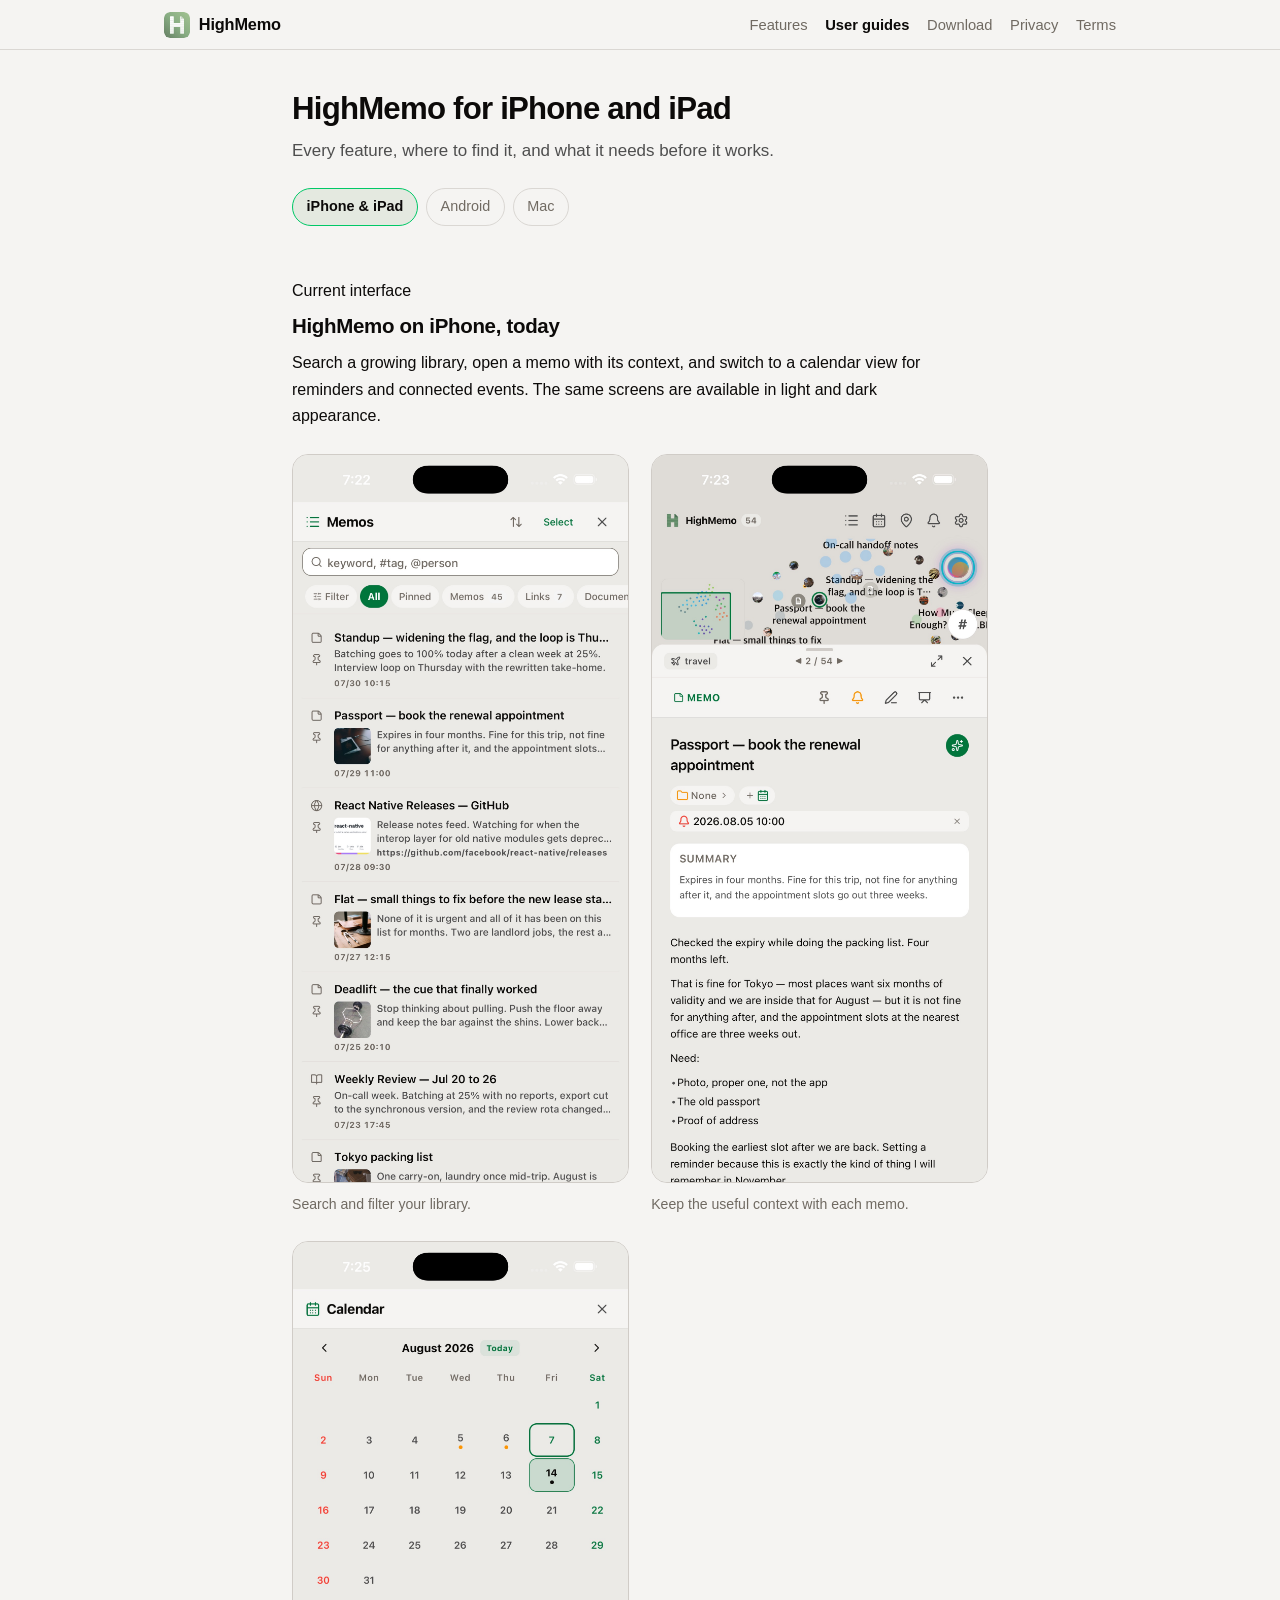
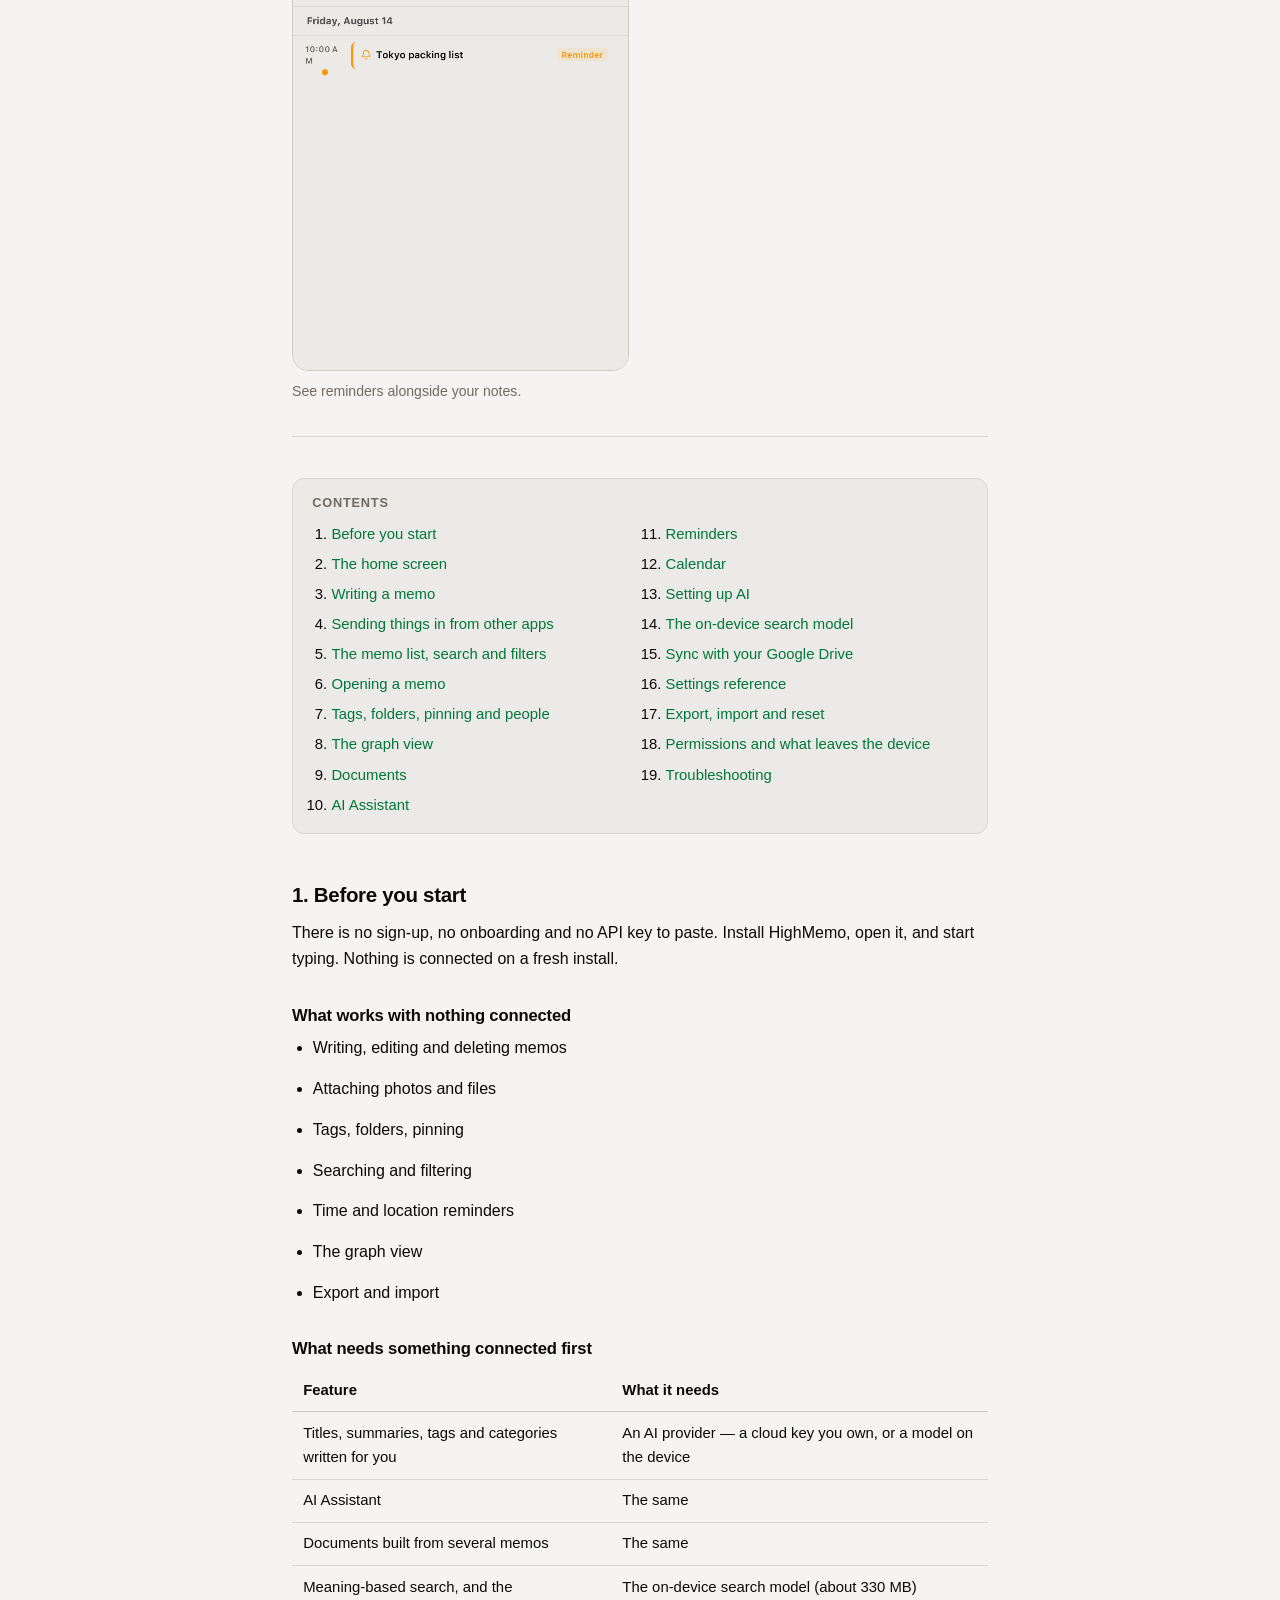
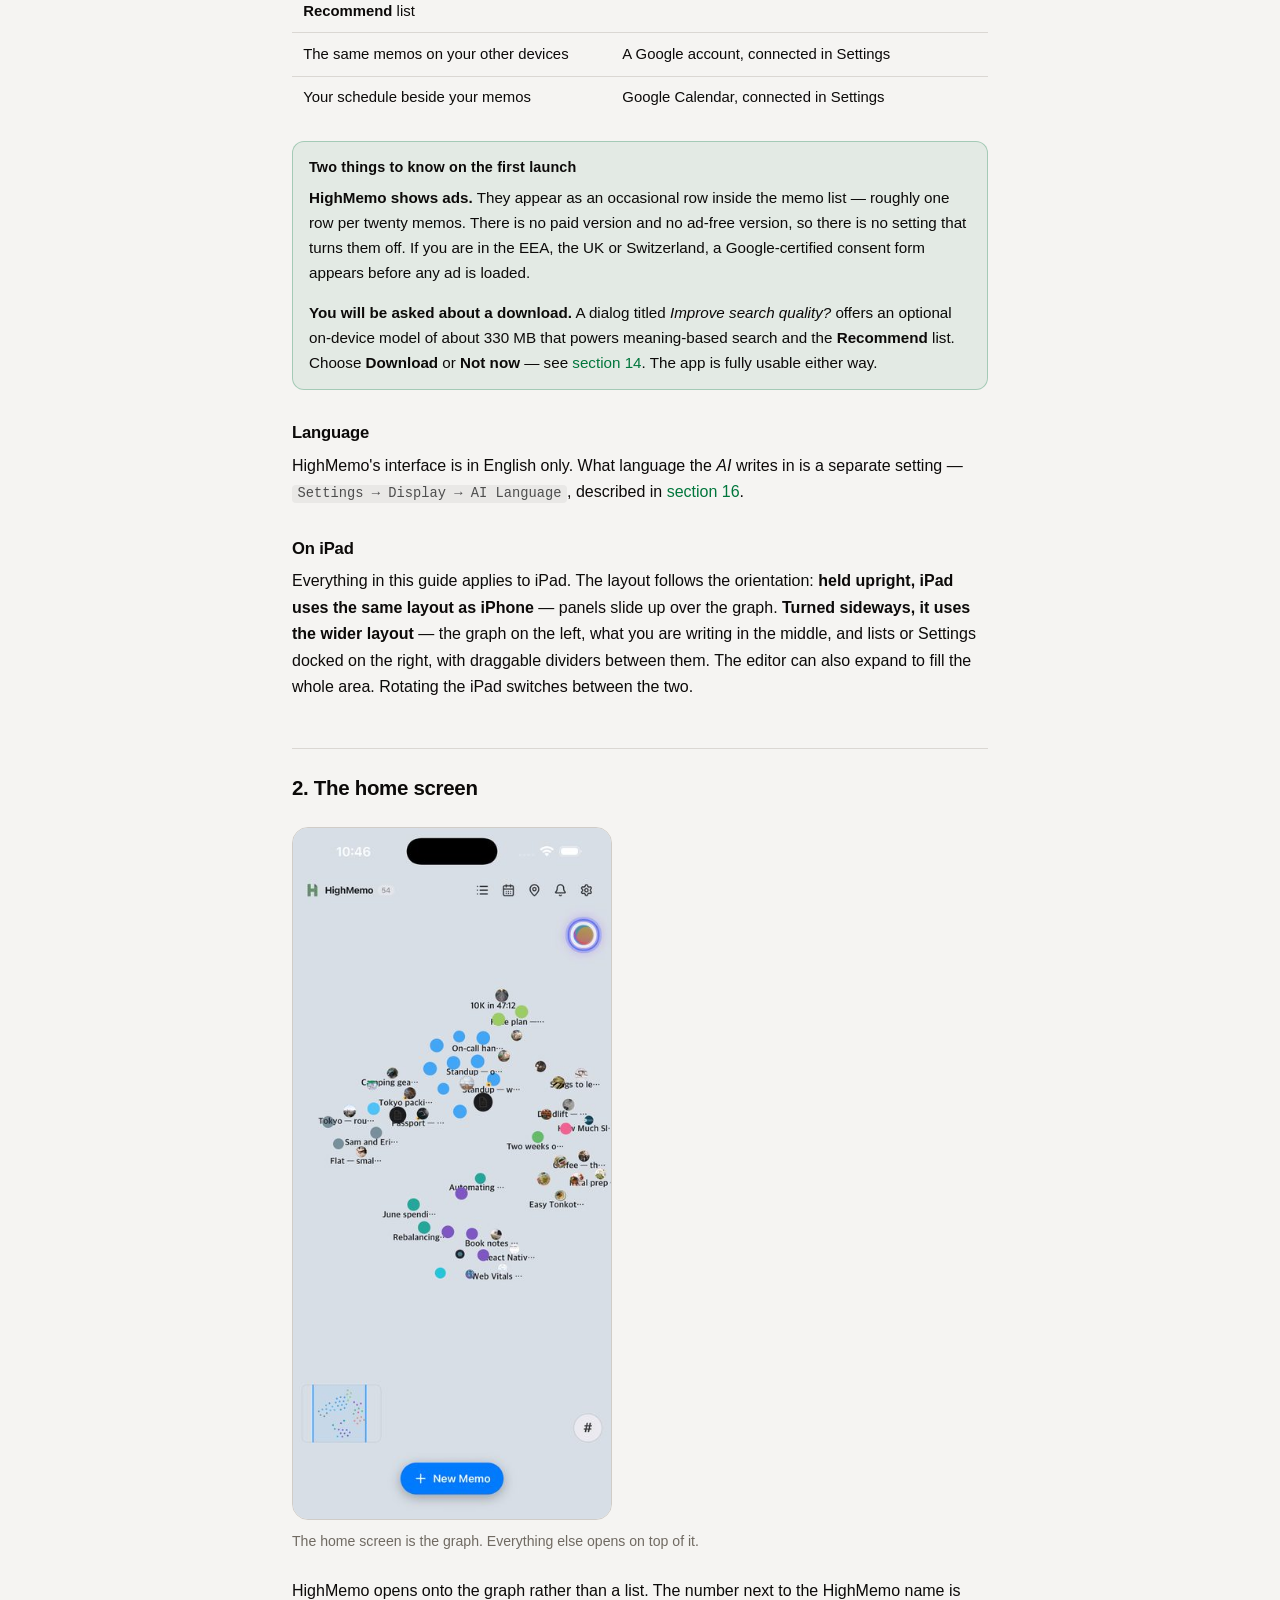
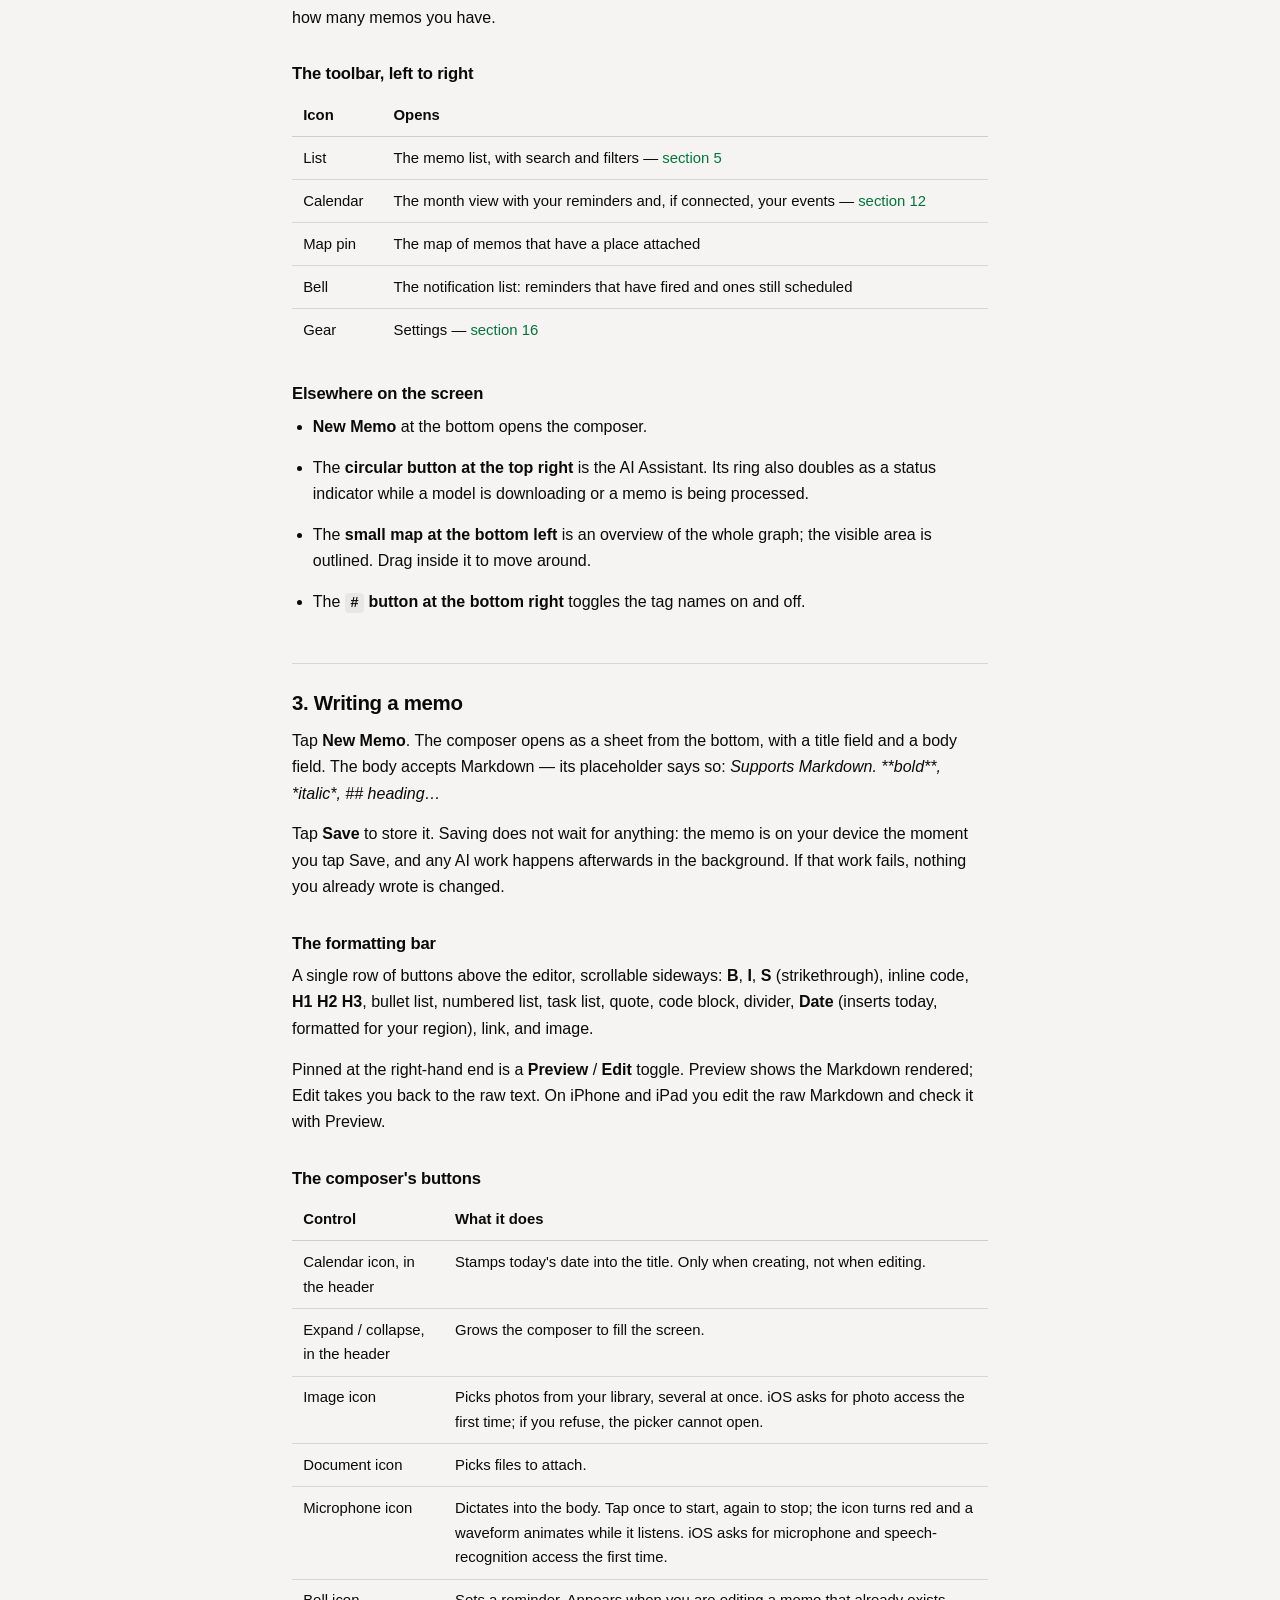
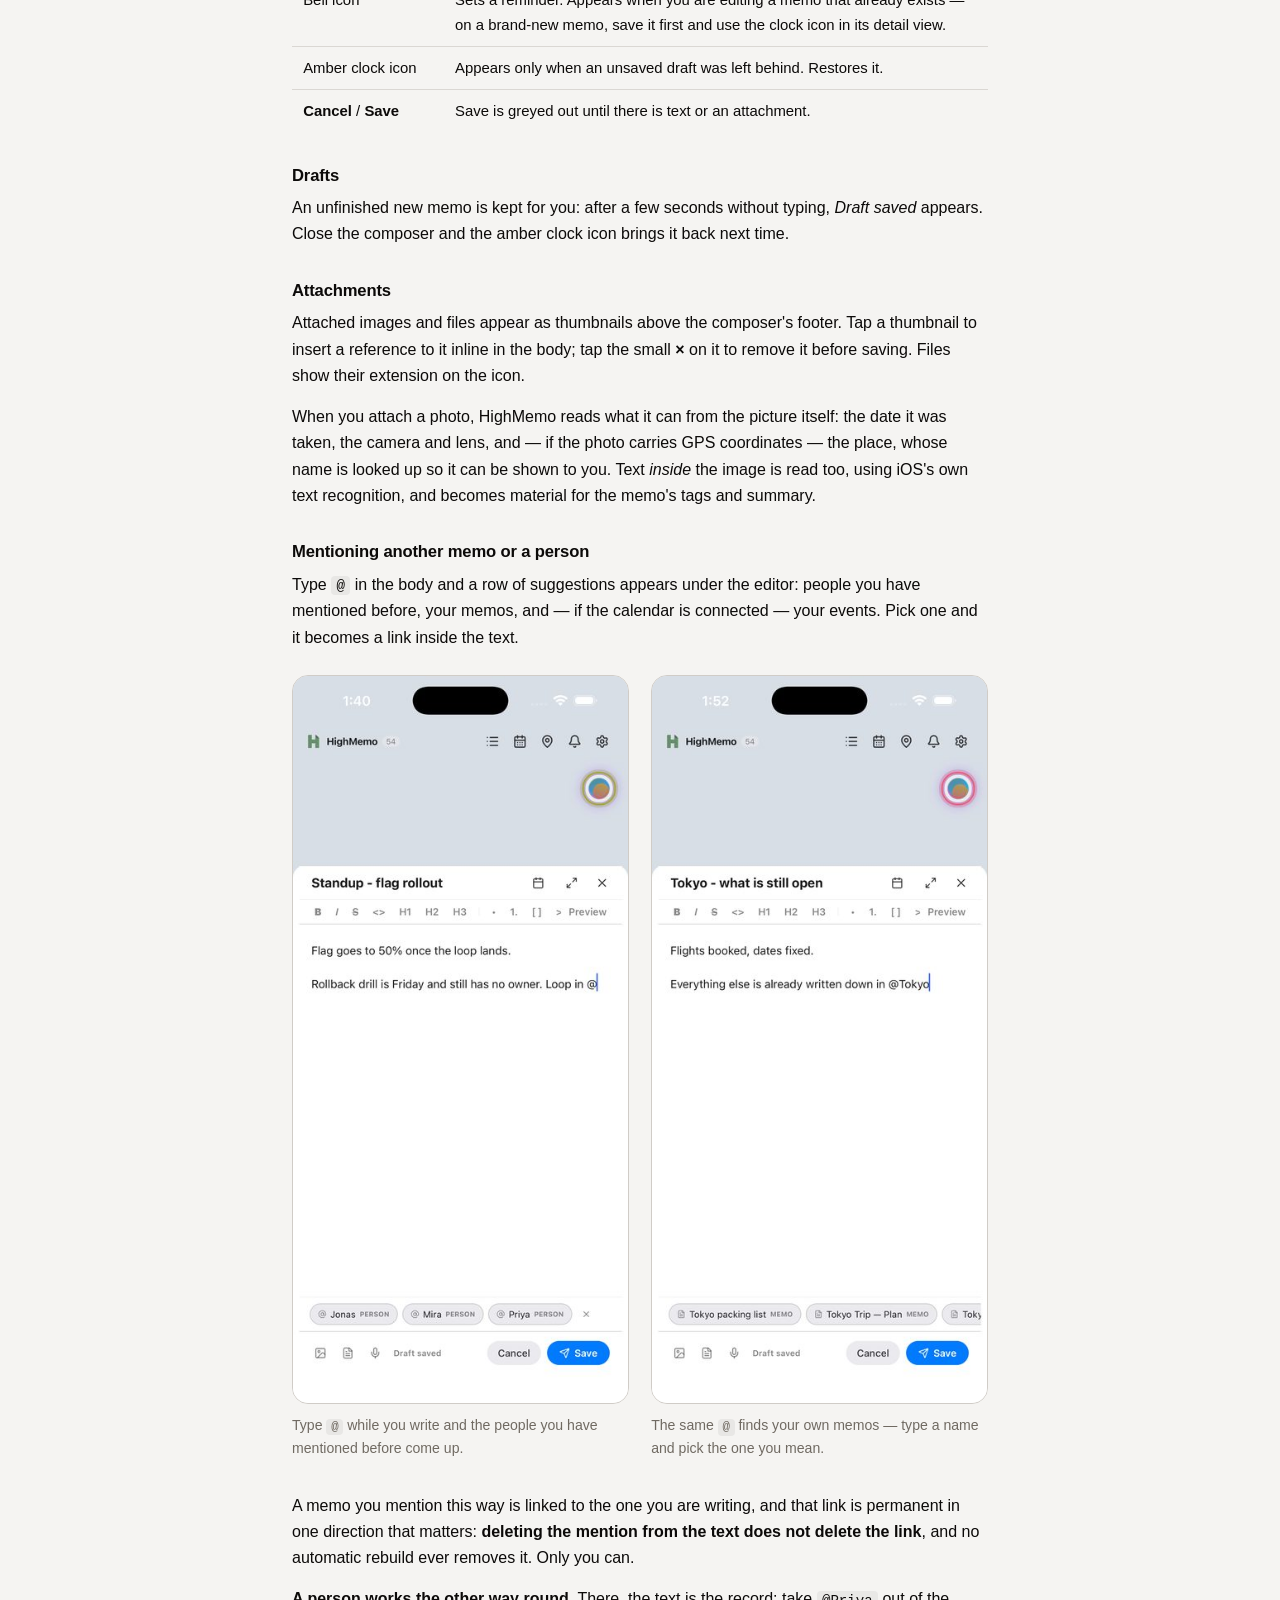
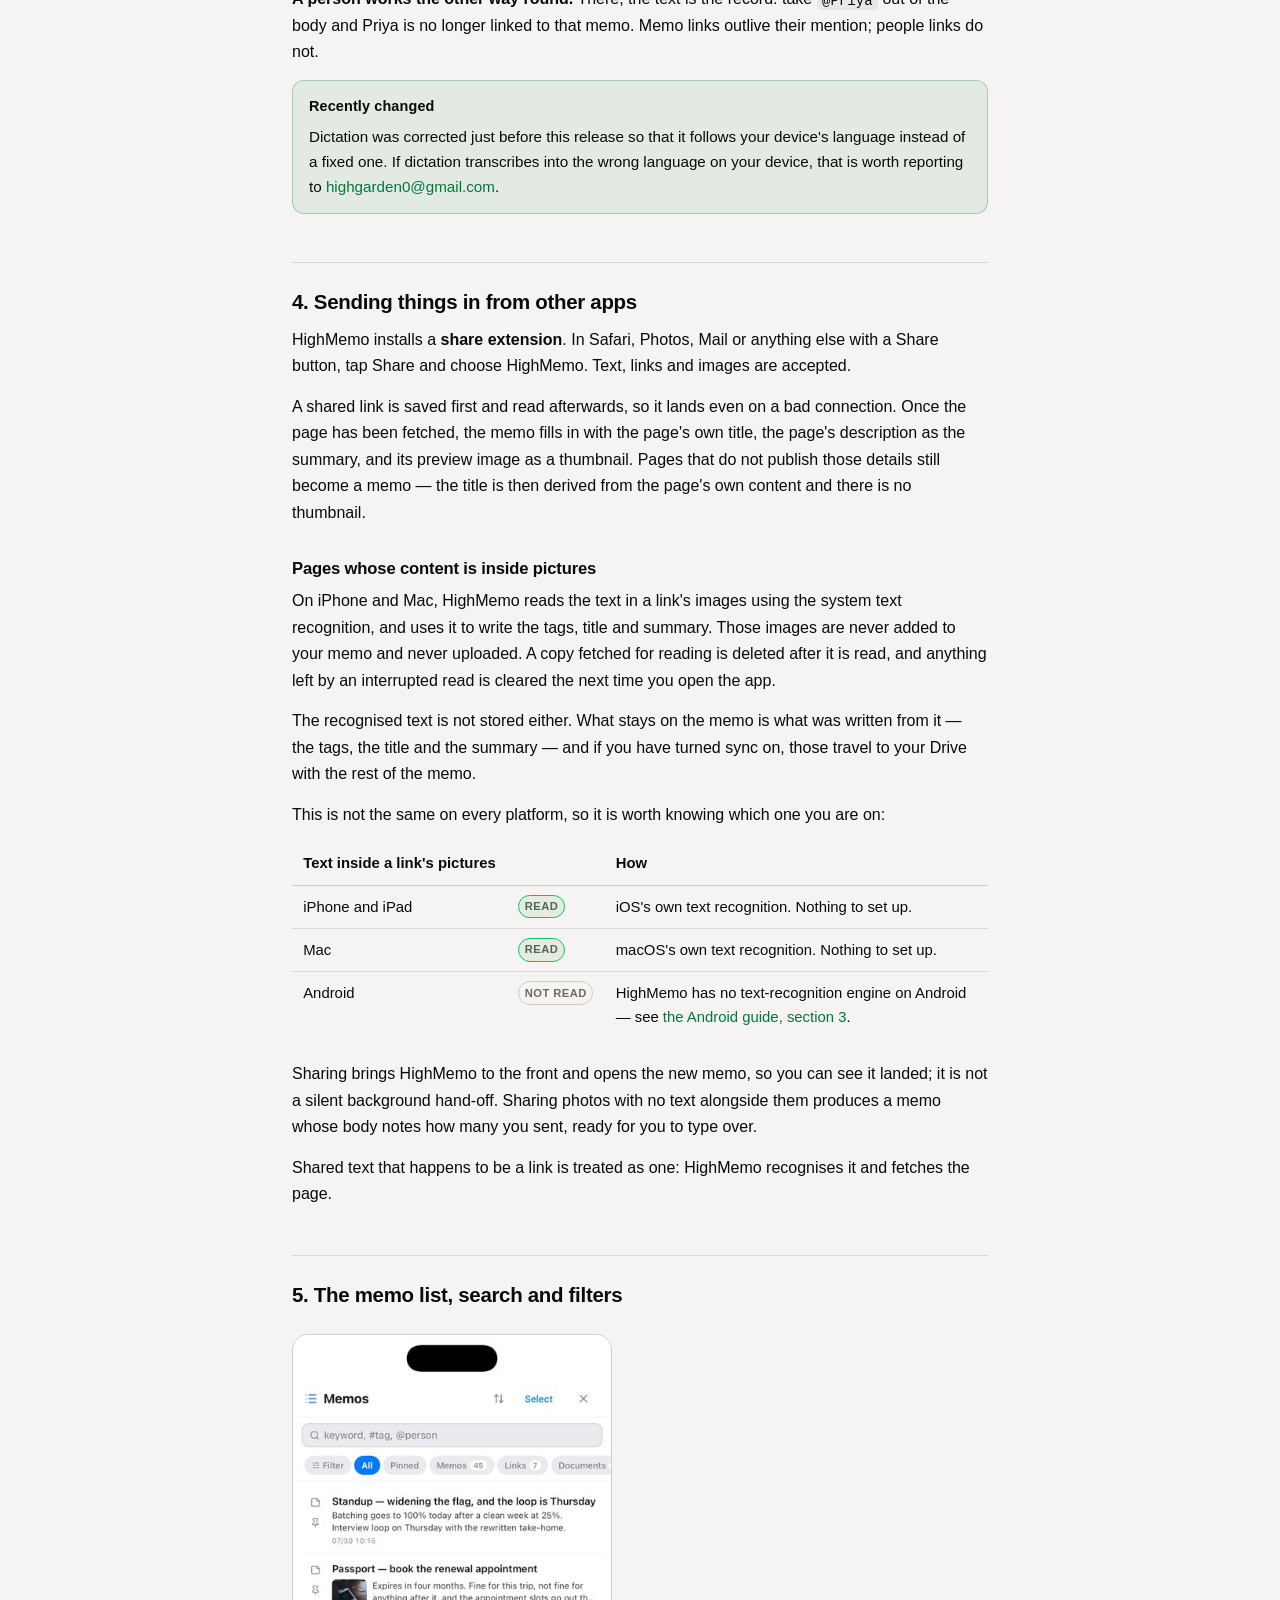
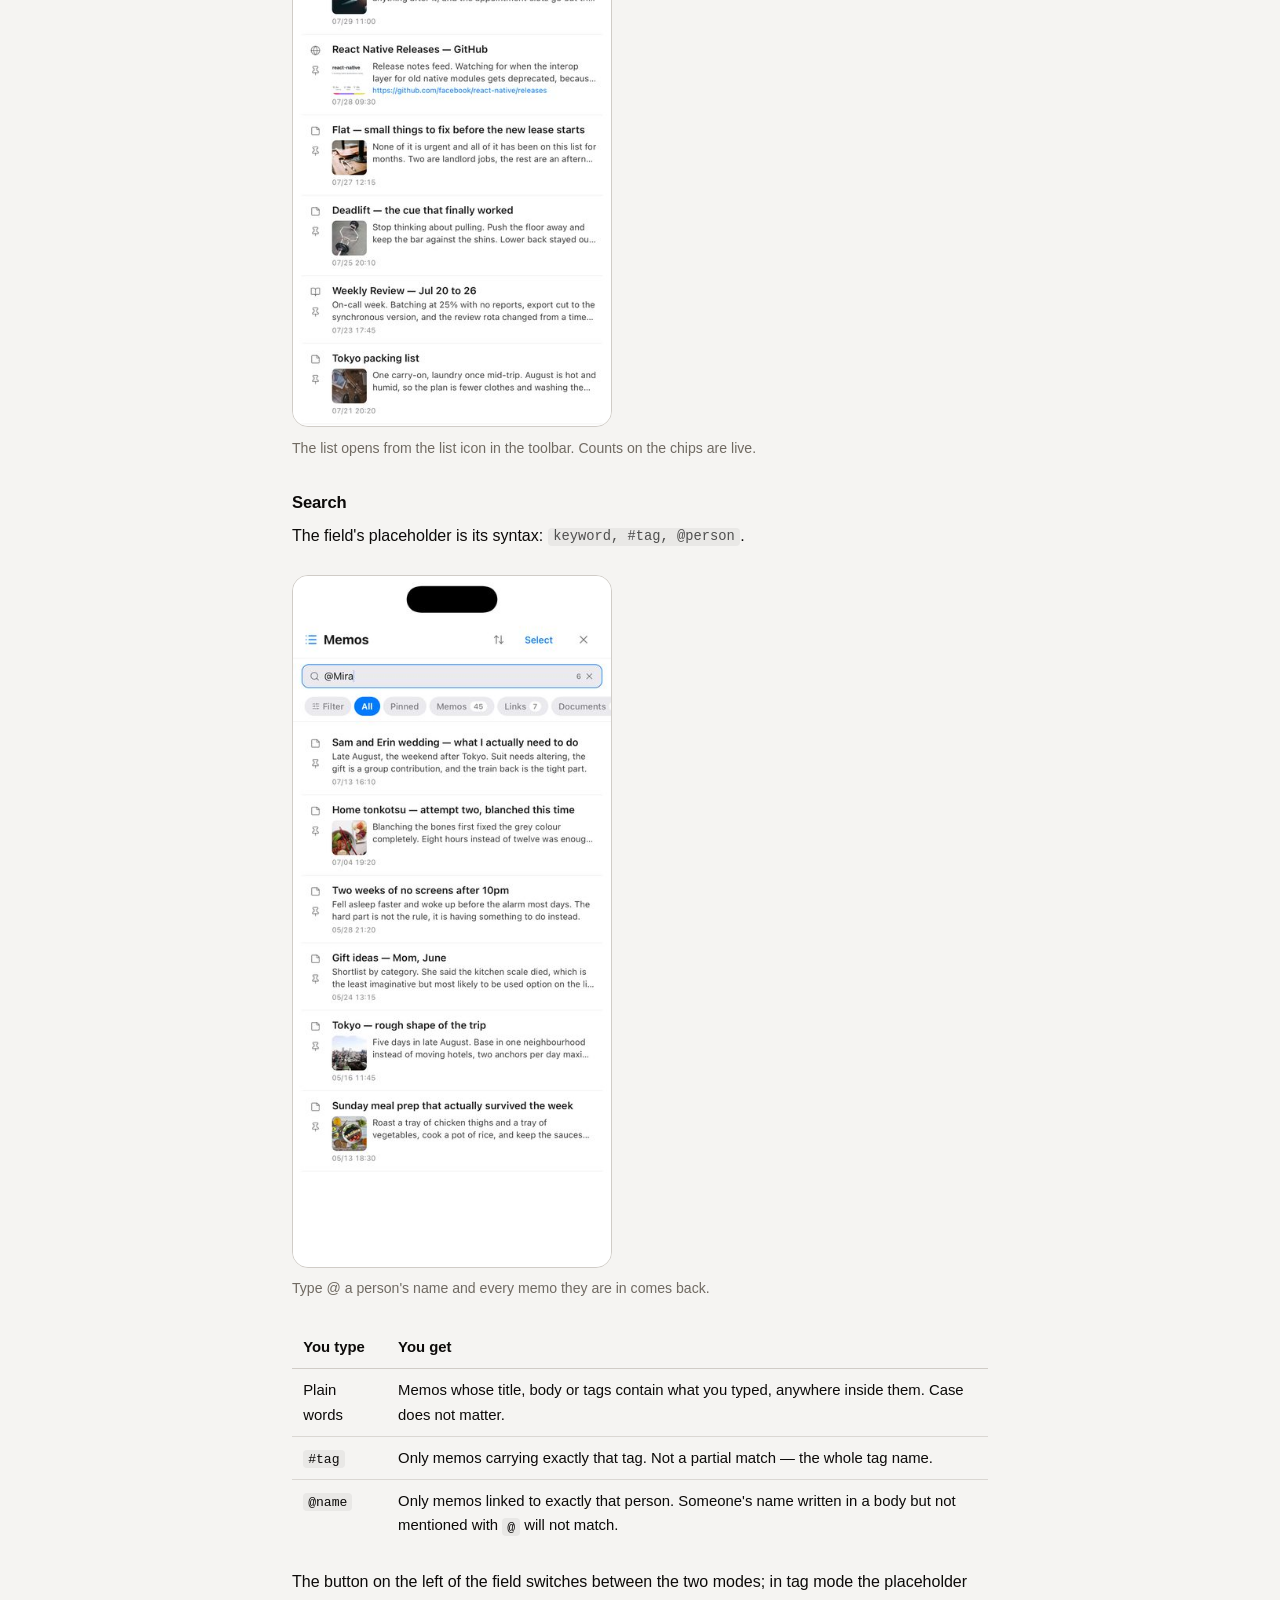
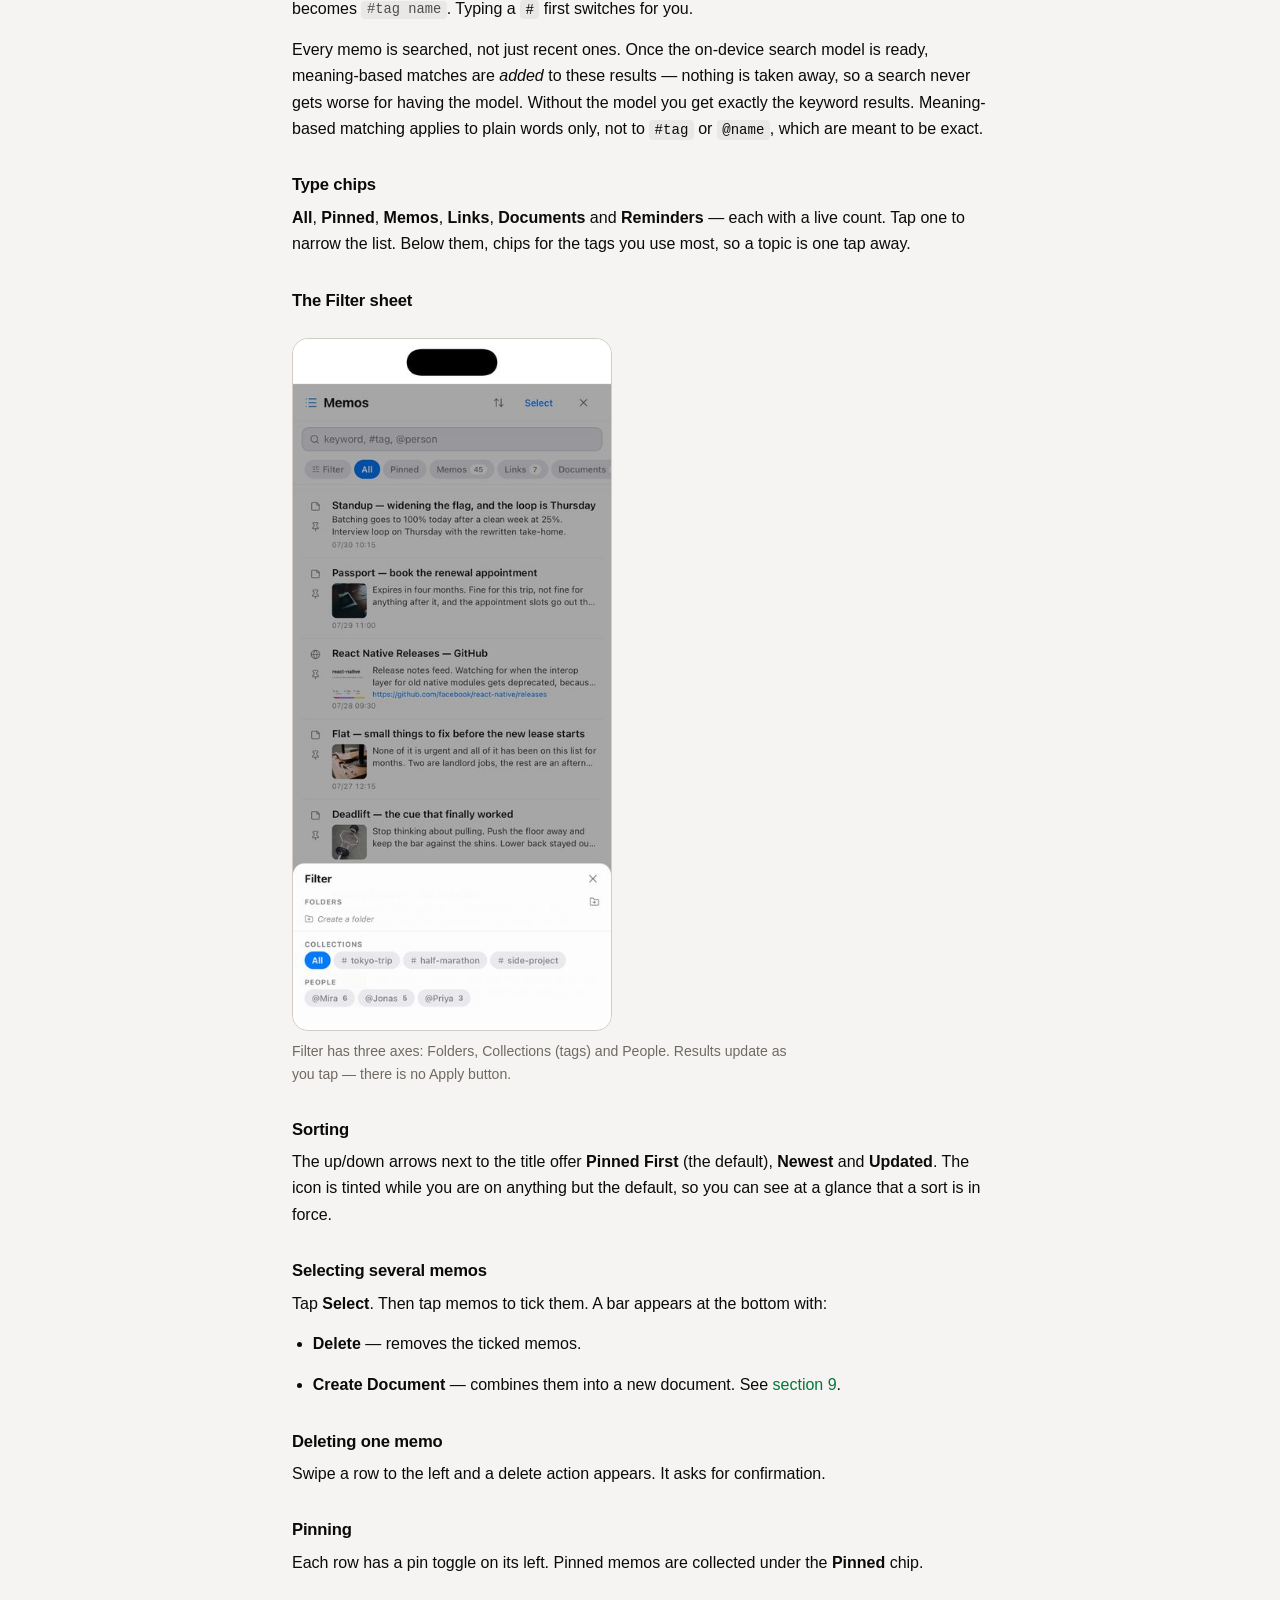
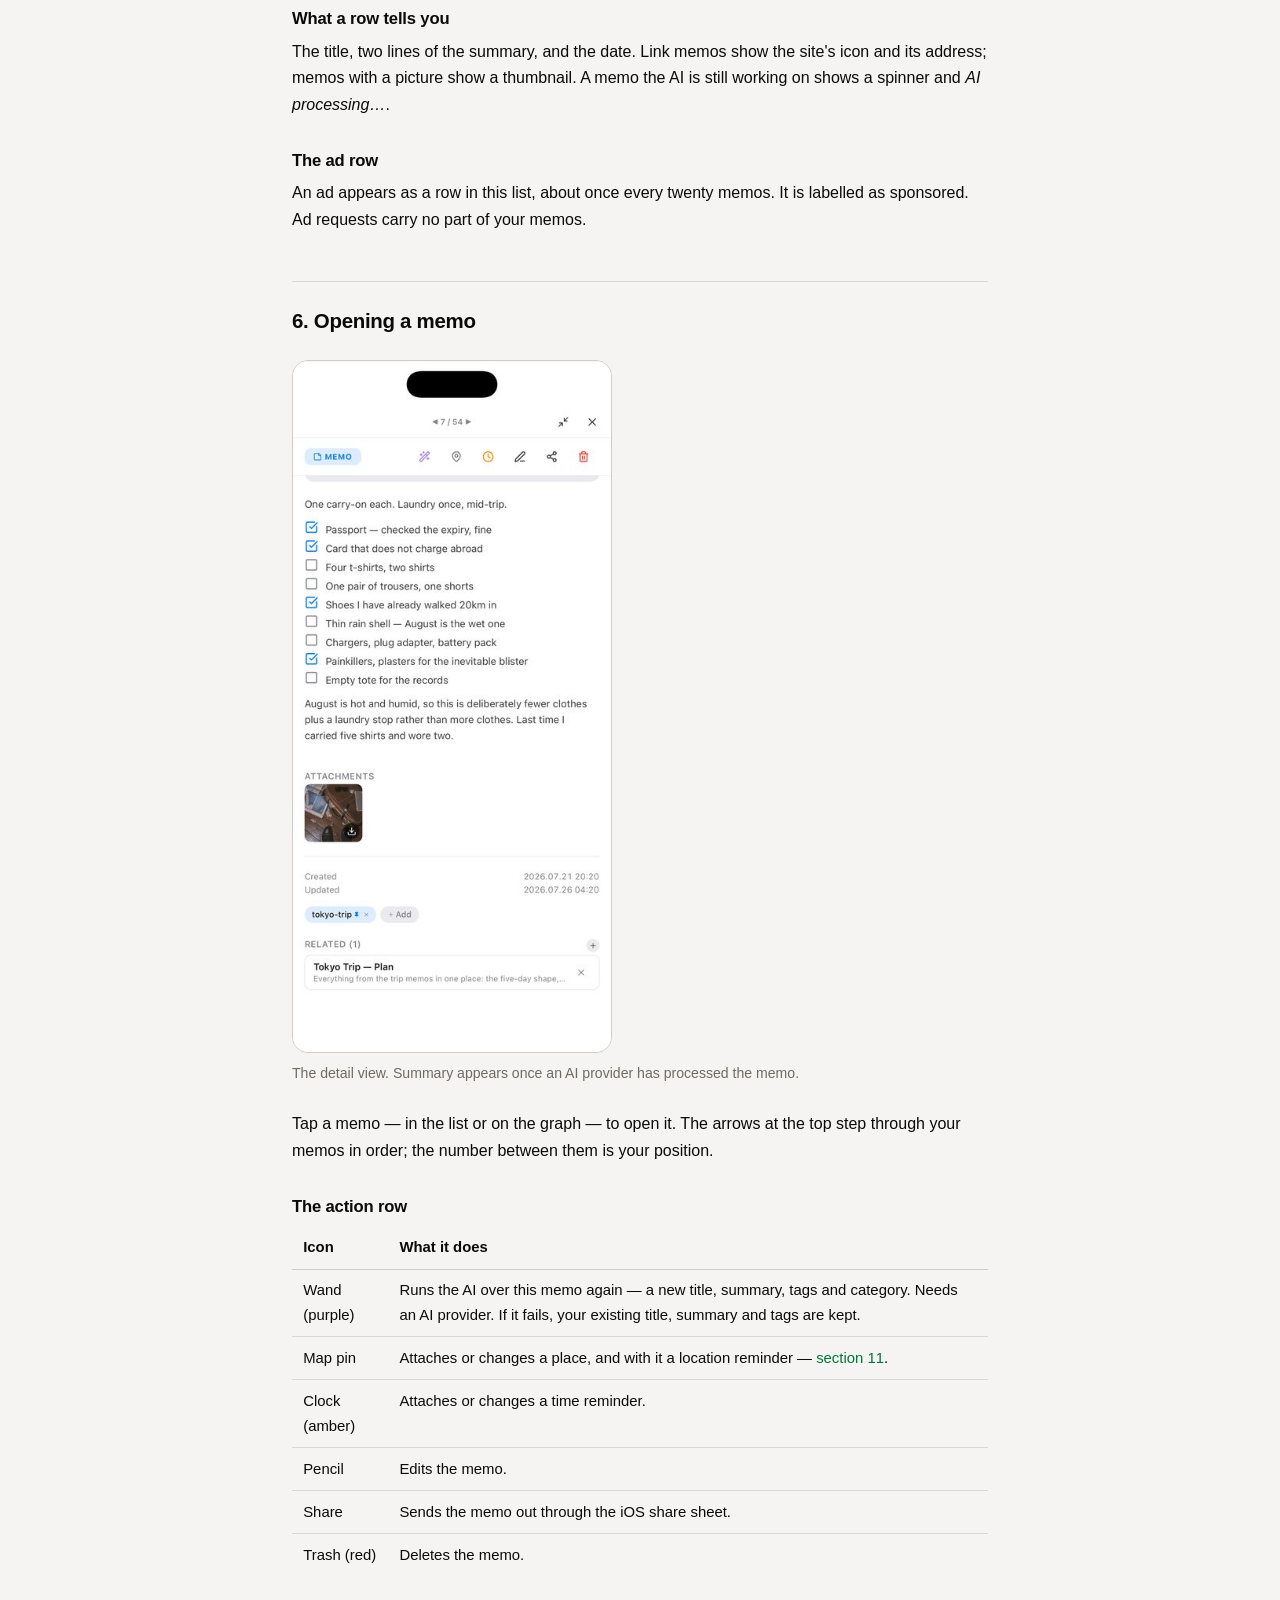
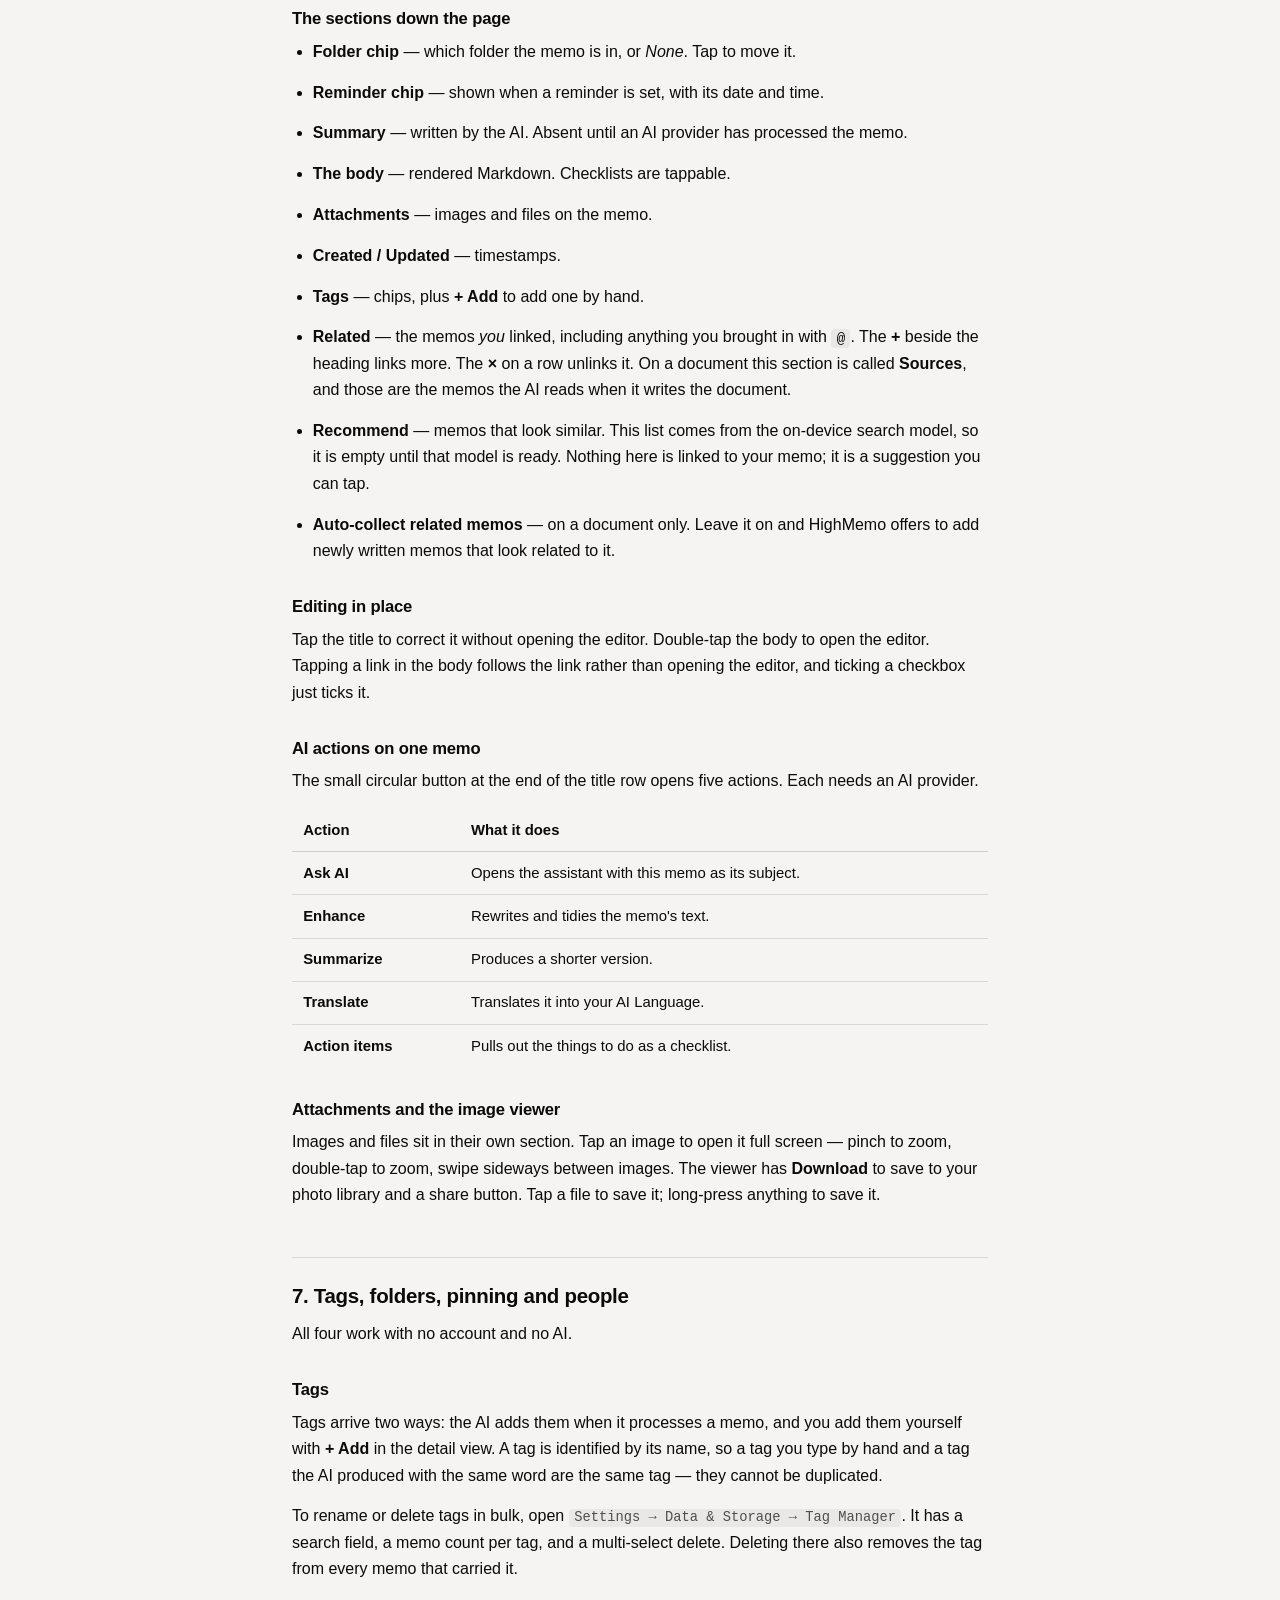
<file: guide-ios.html>
<!doctype html>
<html lang="en">
<head>
<meta charset="utf-8" />
<meta name="viewport" content="width=device-width, initial-scale=1" />
<title>HighMemo for iPhone &amp; iPad — user guide</title>
<meta name="description" content="Every HighMemo feature on iPhone and iPad: where it lives, how to use it, and what it needs connected before it works." />
<meta name="robots" content="index,follow" />
<meta name="color-scheme" content="light dark" />
<link rel="icon" href="./img/highmemo-mark.svg" />
<link rel="stylesheet" href="./site.css" />
<!--
  Reference manual, not marketing copy. Rules that produced this page:
    - Never describe a control that is not rendered. Two features exist in code with their UI
      switched off (sync passphrase, and the removed Local Embedding toggle) — neither appears here.
      See _workspace/promo/02_verifier_claims.md §8.
    - Point at on-screen LABELS, never at file:line. Line numbers rot within a commit.
    - The graph shows shared-tag hubs. Do not write connect / link / map / automatically about it.
    - Home-screen widgets are deliberately absent: implemented but not verified on hardware
      (02_verifier_claims.md §8, UNVERIFIED). Add them only after device QA.
    - The on-device gate on THIS platform is two rules, not four: RAM < 4.5 GiB (hard floor) and
      the first-run speed check. The 7 GiB and 2021 rules are gated to Android in the code
      (src/services/device/deviceSpec.ts, androidLlmUnsafe) — never copy them onto this page from
      guide-android.html.
    - SEVEN figures carry a dark <source> (01, 03, 07, 08 from 438b27b8, and 14, 15, 16 added
      2026-07-31), so they follow the reader's own colour scheme. The cuts WITHOUT an iPhone dark
      capture are 04, 05, 06, 09, 10 and 12; do not add a <source> to those. A <source> pointing at a
      missing file breaks the image for dark-mode readers and looks completely fine in light mode,
      so it ships unnoticed.
    - Cuts 14, 15 and 16 (`@` person, `@` memo, searching for a person) were added on 2026-07-31 to
      sections 3 and 5. Section 5's figure has an Android twin that lives under a DIFFERENT
      filename — 05_search_person there, 16_search_person here (04_visual_manifest.md §13-4). Do not
      "align" the two names; the Android one is already published under its.
    - This page was NOT shortened in the same pass that shortened the landing page, on purpose. It
      is a reference manual, and the conditions and platform limits in it are the content.
    - The alt text is NOT duplicated into light and dark variants. It describes what is on the screen,
      and the screen is the same in both; two variants would be two sentences to keep true for no gain.
    - 04_visual_manifest.md §12-1 replaced the LIGHT 02, 06, 08 and 12 cuts under their existing
      filenames (b165b392 changed the reminder chip to a bell and fixed list-marker alignment). Every
      alt text and caption here survived that untouched because none of them describes an icon, a
      colour or a bullet. Keep writing them that way and re-shoots stay free.
-->
</head>
<body>

<header class="site-head">
  <div class="site-head-in">
    <a class="brand" href="./index.html">
      <img src="./img/highmemo-mark.svg" alt="" width="26" height="26" />
      HighMemo
    </a>
    <nav class="site-nav" aria-label="Site">
      <a href="./index.html#features">Features</a>
      <a href="./guide-ios.html" aria-current="page">User guides</a>
      <a href="./index.html#download">Download</a>
      <a href="./privacy.html">Privacy</a>
      <a href="./terms.html">Terms</a>
    </nav>
  </div>
</header>

<main>

<h1>HighMemo for iPhone and iPad</h1>
<p class="lede">Every feature, where to find it, and what it needs before it works.</p>

<nav class="guide-switch" aria-label="Choose a platform">
  <a href="./guide-ios.html" aria-current="page">iPhone &amp; iPad</a>
  <a href="./guide-android.html">Android</a>
  <a href="./guide-desktop.html">Mac</a>
</nav>

<section class="guide-current" aria-labelledby="ios-current-title">
  <div>
    <p class="eyebrow">Current interface</p>
    <h2 id="ios-current-title">HighMemo on iPhone, today</h2>
    <p>Search a growing library, open a memo with its context, and switch to a calendar view for reminders and connected events. The same screens are available in light and dark appearance.</p>
  </div>
  <div class="shot-grid">
    <figure class="shot">
      <picture>
        <source media="(prefers-color-scheme: dark)" srcset="./img/ios-2026-08-list-dark.jpg" />
        <img src="./img/ios-2026-08-list-light.jpg" width="1320" height="2868" loading="lazy" alt="HighMemo's current iPhone memo list with search, filters and fictional demonstration memos." />
      </picture>
      <figcaption>Search and filter your library.</figcaption>
    </figure>
    <figure class="shot">
      <picture>
        <source media="(prefers-color-scheme: dark)" srcset="./img/ios-2026-08-detail-dark.jpg" />
        <img src="./img/ios-2026-08-detail-light.jpg" width="1320" height="2868" loading="lazy" alt="HighMemo's current iPhone memo detail with reminder, summary, content and tags." />
      </picture>
      <figcaption>Keep the useful context with each memo.</figcaption>
    </figure>
    <figure class="shot">
      <picture>
        <source media="(prefers-color-scheme: dark)" srcset="./img/ios-2026-08-calendar-dark.jpg" />
        <img src="./img/ios-2026-08-calendar-light.jpg" width="1320" height="2868" loading="lazy" alt="HighMemo's current iPhone calendar with reminder entries." />
      </picture>
      <figcaption>See reminders alongside your notes.</figcaption>
    </figure>
  </div>
</section>

<div class="toc">
  <h2>Contents</h2>
  <ol>
    <li><a href="#start">Before you start</a></li>
    <li><a href="#home">The home screen</a></li>
    <li><a href="#write">Writing a memo</a></li>
    <li><a href="#share">Sending things in from other apps</a></li>
    <li><a href="#list">The memo list, search and filters</a></li>
    <li><a href="#detail">Opening a memo</a></li>
    <li><a href="#organize">Tags, folders, pinning and people</a></li>
    <li><a href="#graph">The graph view</a></li>
    <li><a href="#documents">Documents</a></li>
    <li><a href="#assistant">AI Assistant</a></li>
    <li><a href="#reminders">Reminders</a></li>
    <li><a href="#calendar">Calendar</a></li>
    <li><a href="#ai">Setting up AI</a></li>
    <li><a href="#search-model">The on-device search model</a></li>
    <li><a href="#sync">Sync with your Google Drive</a></li>
    <li><a href="#settings">Settings reference</a></li>
    <li><a href="#data">Export, import and reset</a></li>
    <li><a href="#permissions">Permissions and what leaves the device</a></li>
    <li><a href="#trouble">Troubleshooting</a></li>
  </ol>
</div>

<h2 id="start">1. Before you start <a class="anchor" href="#start" aria-label="Link to this section">#</a></h2>

<p>There is no sign-up, no onboarding and no API key to paste. Install HighMemo, open it, and start typing. Nothing is connected on a fresh install.</p>

<h3>What works with nothing connected</h3>
<ul>
  <li>Writing, editing and deleting memos</li>
  <li>Attaching photos and files</li>
  <li>Tags, folders, pinning</li>
  <li>Searching and filtering</li>
  <li>Time and location reminders</li>
  <li>The graph view</li>
  <li>Export and import</li>
</ul>

<h3>What needs something connected first</h3>
<div class="table-wrap">
<table>
  <thead><tr><th>Feature</th><th>What it needs</th></tr></thead>
  <tbody>
    <tr><td>Titles, summaries, tags and categories written for you</td><td>An AI provider — a cloud key you own, or a model on the device</td></tr>
    <tr><td>AI Assistant</td><td>The same</td></tr>
    <tr><td>Documents built from several memos</td><td>The same</td></tr>
    <tr><td>Meaning-based search, and the <strong>Recommend</strong> list</td><td>The on-device search model (about 330&nbsp;MB)</td></tr>
    <tr><td>The same memos on your other devices</td><td>A Google account, connected in Settings</td></tr>
    <tr><td>Your schedule beside your memos</td><td>Google Calendar, connected in Settings</td></tr>
  </tbody>
</table>
</div>

<div class="note">
  <span class="note-title">Two things to know on the first launch</span>
  <p><strong>HighMemo shows ads.</strong> They appear as an occasional row inside the memo list — roughly one row per twenty memos. There is no paid version and no ad-free version, so there is no setting that turns them off. If you are in the EEA, the UK or Switzerland, a Google-certified consent form appears before any ad is loaded.</p>
  <p><strong>You will be asked about a download.</strong> A dialog titled <em>Improve search quality?</em> offers an optional on-device model of about 330&nbsp;MB that powers meaning-based search and the <strong>Recommend</strong> list. Choose <strong>Download</strong> or <strong>Not now</strong> — see <a href="#search-model">section 14</a>. The app is fully usable either way.</p>
</div>

<h3>Language</h3>
<p>HighMemo's interface is in English only. What language the <em>AI</em> writes in is a separate setting — <span class="path">Settings → Display → AI Language</span>, described in <a href="#settings">section 16</a>.</p>

<h3>On iPad</h3>
<p>Everything in this guide applies to iPad. The layout follows the orientation: <strong>held upright, iPad uses the same layout as iPhone</strong> — panels slide up over the graph. <strong>Turned sideways, it uses the wider layout</strong> — the graph on the left, what you are writing in the middle, and lists or Settings docked on the right, with draggable dividers between them. The editor can also expand to fill the whole area. Rotating the iPad switches between the two.</p>

<h2 id="home">2. The home screen <a class="anchor" href="#home" aria-label="Link to this section">#</a></h2>

<figure class="shot">
  <picture>
    <source media="(prefers-color-scheme: dark)" srcset="./img/ios-dark-03_graph.jpg" />
    <img src="./img/ios-03_graph.jpg" width="405" height="880" loading="lazy"
      alt="HighMemo's home screen on iPhone: the HighMemo wordmark and a memo count at the top left, five toolbar icons at the top right, memos as coloured dots gathered into clusters and labelled with the beginning of each memo's title, a small overview map at the bottom left, a hash button at the bottom right and a blue New Memo button at the bottom." />
  </picture>
  <figcaption>The home screen is the graph. Everything else opens on top of it.</figcaption>
</figure>

<p>HighMemo opens onto the graph rather than a list. The number next to the HighMemo name is how many memos you have.</p>

<h3>The toolbar, left to right</h3>
<div class="table-wrap">
<table>
  <thead><tr><th>Icon</th><th>Opens</th></tr></thead>
  <tbody>
    <tr><td>List</td><td>The memo list, with search and filters — <a href="#list">section 5</a></td></tr>
    <tr><td>Calendar</td><td>The month view with your reminders and, if connected, your events — <a href="#calendar">section 12</a></td></tr>
    <tr><td>Map pin</td><td>The map of memos that have a place attached</td></tr>
    <tr><td>Bell</td><td>The notification list: reminders that have fired and ones still scheduled</td></tr>
    <tr><td>Gear</td><td>Settings — <a href="#settings">section 16</a></td></tr>
  </tbody>
</table>
</div>

<h3>Elsewhere on the screen</h3>
<ul>
  <li><strong>New Memo</strong> at the bottom opens the composer.</li>
  <li>The <strong>circular button at the top right</strong> is the AI Assistant. Its ring also doubles as a status indicator while a model is downloading or a memo is being processed.</li>
  <li>The <strong>small map at the bottom left</strong> is an overview of the whole graph; the visible area is outlined. Drag inside it to move around.</li>
  <li>The <strong><code>#</code> button at the bottom right</strong> toggles the tag names on and off.</li>
</ul>

<h2 id="write">3. Writing a memo <a class="anchor" href="#write" aria-label="Link to this section">#</a></h2>

<p>Tap <strong>New Memo</strong>. The composer opens as a sheet from the bottom, with a title field and a body field. The body accepts Markdown — its placeholder says so: <em>Supports Markdown. **bold**, *italic*, ## heading…</em></p>

<p>Tap <strong>Save</strong> to store it. Saving does not wait for anything: the memo is on your device the moment you tap Save, and any AI work happens afterwards in the background. If that work fails, nothing you already wrote is changed.</p>

<h3>The formatting bar</h3>
<p>A single row of buttons above the editor, scrollable sideways: <strong>B</strong>, <strong>I</strong>, <strong>S</strong> (strikethrough), inline code, <strong>H1 H2 H3</strong>, bullet list, numbered list, task list, quote, code block, divider, <strong>Date</strong> (inserts today, formatted for your region), link, and image.</p>
<p>Pinned at the right-hand end is a <strong>Preview</strong> / <strong>Edit</strong> toggle. Preview shows the Markdown rendered; Edit takes you back to the raw text. On iPhone and iPad you edit the raw Markdown and check it with Preview.</p>

<h3>The composer's buttons</h3>
<div class="table-wrap">
<table>
  <thead><tr><th>Control</th><th>What it does</th></tr></thead>
  <tbody>
    <tr><td>Calendar icon, in the header</td><td>Stamps today's date into the title. Only when creating, not when editing.</td></tr>
    <tr><td>Expand / collapse, in the header</td><td>Grows the composer to fill the screen.</td></tr>
    <tr><td>Image icon</td><td>Picks photos from your library, several at once. iOS asks for photo access the first time; if you refuse, the picker cannot open.</td></tr>
    <tr><td>Document icon</td><td>Picks files to attach.</td></tr>
    <tr><td>Microphone icon</td><td>Dictates into the body. Tap once to start, again to stop; the icon turns red and a waveform animates while it listens. iOS asks for microphone and speech-recognition access the first time.</td></tr>
    <tr><td>Bell icon</td><td>Sets a reminder. Appears when you are editing a memo that already exists — on a brand-new memo, save it first and use the clock icon in its detail view.</td></tr>
    <tr><td>Amber clock icon</td><td>Appears only when an unsaved draft was left behind. Restores it.</td></tr>
    <tr><td><strong>Cancel</strong> / <strong>Save</strong></td><td>Save is greyed out until there is text or an attachment.</td></tr>
  </tbody>
</table>
</div>

<h3>Drafts</h3>
<p>An unfinished new memo is kept for you: after a few seconds without typing, <em>Draft saved</em> appears. Close the composer and the amber clock icon brings it back next time.</p>

<h3>Attachments</h3>
<p>Attached images and files appear as thumbnails above the composer's footer. Tap a thumbnail to insert a reference to it inline in the body; tap the small <strong>×</strong> on it to remove it before saving. Files show their extension on the icon.</p>

<p>When you attach a photo, HighMemo reads what it can from the picture itself: the date it was taken, the camera and lens, and — if the photo carries GPS coordinates — the place, whose name is looked up so it can be shown to you. Text <em>inside</em> the image is read too, using iOS's own text recognition, and becomes material for the memo's tags and summary.</p>

<h3>Mentioning another memo or a person</h3>
<p>Type <code>@</code> in the body and a row of suggestions appears under the editor: people you have mentioned before, your memos, and — if the calendar is connected — your events. Pick one and it becomes a link inside the text.</p>

<!--
  Captions C16 and C17 from 04_visual_manifest.md §13-6, verbatim, both **PASS**
  (claim-verdicts.md §9-A). Keep them as two captions: the verdict gives three separate reasons not
  to merge them — the link lifetimes are opposite (a merged sentence would be false at one end, which
  is how C12 was rejected), a bare `@` offers people only because memo candidates need a typed
  character, and neither frame reproduces a merged sentence on its own.
  Two boundaries from the same verdict: the memo match is on the TITLE only, so "type any word from
  the memo" is false; and "and the link stays" may not be added to the person caption.

  Neither frame shows an EVENT chip: the demo device had no calendar events (§13-3 note 3). The
  paragraph above mentions events because it is a reference document describing the feature, but no
  caption or alt here claims the pictures show one.

  Also worth knowing before "fixing" the second frame: the row shows only memos because memo and
  event candidates need at least one typed character while people appear on a bare `@`
  (useMentionSuggest.ts:106, :117). Neither cut is staged.
-->
<div class="shot-grid">
  <figure class="shot">
    <picture>
      <source media="(prefers-color-scheme: dark)" srcset="./img/ios-dark-14_mention_person_typing.jpg" />
      <img src="./img/ios-14_mention_person_typing.jpg" width="405" height="880" loading="lazy"
           alt="A memo being written, its body ending: Rollback drill is Friday and still has no owner. Loop in @ — with three suggestion chips along the bottom of the composer reading Jonas PERSON, Mira PERSON and Priya PERSON, above the Cancel and Save buttons." />
    </picture>
    <figcaption>Type <code>@</code> while you write and the people you have mentioned before come up.</figcaption>
  </figure>
  <figure class="shot">
    <picture>
      <source media="(prefers-color-scheme: dark)" srcset="./img/ios-dark-15_mention_memo_typing.jpg" />
      <img src="./img/ios-15_mention_memo_typing.jpg" width="405" height="880" loading="lazy"
           alt="Another memo being written, ending: Everything else is already written down in @Tokyo. The same suggestion row now offers memos — Tokyo packing list MEMO, Tokyo Trip — Plan MEMO, and a third chip running off the edge of the row." />
    </picture>
    <figcaption>The same <code>@</code> finds your own memos — type a name and pick the one you mean.</figcaption>
  </figure>
</div>
<p>A memo you mention this way is linked to the one you are writing, and that link is permanent in one direction that matters: <strong>deleting the mention from the text does not delete the link</strong>, and no automatic rebuild ever removes it. Only you can.</p>

<!--
  Mentioning a memo and mentioning a person behave in OPPOSITE ways, and 04_visual_manifest.md §1
  note 12 rejected a caption that promised both in one sentence. Keep them in separate sentences on
  every page: memo mentions are add-only, people mentions are reconciled against the body text.
-->
<p><strong>A person works the other way round.</strong> There, the text is the record: take <code>@Priya</code> out of the body and Priya is no longer linked to that memo. Memo links outlive their mention; people links do not.</p>

<div class="note">
  <span class="note-title">Recently changed</span>
  <p>Dictation was corrected just before this release so that it follows your device's language instead of a fixed one. If dictation transcribes into the wrong language on your device, that is worth reporting to <a href="mailto:highgarden0@gmail.com">highgarden0@gmail.com</a>.</p>
</div>

<h2 id="share">4. Sending things in from other apps <a class="anchor" href="#share" aria-label="Link to this section">#</a></h2>

<p>HighMemo installs a <strong>share extension</strong>. In Safari, Photos, Mail or anything else with a Share button, tap Share and choose HighMemo. Text, links and images are accepted.</p>

<p>A shared link is saved first and read afterwards, so it lands even on a bad connection. Once the page has been fetched, the memo fills in with the page's own title, the page's description as the summary, and its preview image as a thumbnail. Pages that do not publish those details still become a memo — the title is then derived from the page's own content and there is no thumbnail.</p>

<h3>Pages whose content is inside pictures</h3>

<!--
  APPROVED WORDING — do not reword. The earlier sentence here ("the pictures themselves are not
  kept") was rejected: the app can be killed between the read and the delete, and that window does
  not close by design. Everything absolute is out — "always deleted", "never remains", "nothing is
  left behind". What is approved is the sentence below, which says what is deleted and when the
  leftovers are swept. Code: src/services/content-processor/linkImageText.ts (materialize /
  dispose / sweepLinkImageCache).
-->
<p>On iPhone and Mac, HighMemo reads the text in a link's images using the system text recognition, and uses it to write the tags, title and summary. Those images are never added to your memo and never uploaded. A copy fetched for reading is deleted after it is read, and anything left by an interrupted read is cleared the next time you open the app.</p>

<p>The recognised text is not stored either. What stays on the memo is what was written from it — the tags, the title and the summary — and if you have turned sync on, those travel to your Drive with the rest of the memo.</p>

<p>This is not the same on every platform, so it is worth knowing which one you are on:</p>

<div class="table-wrap">
<table>
  <thead><tr><th>Text inside a link's pictures</th><th></th><th>How</th></tr></thead>
  <tbody>
    <tr><td>iPhone and iPad</td><td><span class="plat on">read</span></td><td>iOS's own text recognition. Nothing to set up.</td></tr>
    <tr><td>Mac</td><td><span class="plat on">read</span></td><td>macOS's own text recognition. Nothing to set up.</td></tr>
    <tr><td>Android</td><td><span class="plat off">not read</span></td><td>HighMemo has no text-recognition engine on Android — see <a href="./guide-android.html#write">the Android guide, section 3</a>.</td></tr>
  </tbody>
</table>
</div>

<p>Sharing brings HighMemo to the front and opens the new memo, so you can see it landed; it is not a silent background hand-off. Sharing photos with no text alongside them produces a memo whose body notes how many you sent, ready for you to type over.</p>

<p>Shared text that happens to be a link is treated as one: HighMemo recognises it and fetches the page.</p>

<h2 id="list">5. The memo list, search and filters <a class="anchor" href="#list" aria-label="Link to this section">#</a></h2>

<figure class="shot">
  <picture>
    <source media="(prefers-color-scheme: dark)" srcset="./img/ios-dark-01_memo_list.jpg" />
    <img src="./img/ios-01_memo_list.jpg" width="405" height="880" loading="lazy"
      alt="The memo list: a title reading Memos with a sort control, a Select button and a close button, a search field with the placeholder keyword, #tag, @person, a row of chips reading Filter, All, Pinned, Memos 45, Links 7 and Documents, and a list of memos each showing a type icon, a pin toggle, a title, a summary and a timestamp." />
  </picture>
  <figcaption>The list opens from the list icon in the toolbar. Counts on the chips are live.</figcaption>
</figure>

<h3>Search</h3>
<p>The field's placeholder is its syntax: <span class="path">keyword, #tag, @person</span>.</p>

<!--
  The same screen, and the same caption, as the Android guide's search figure. C14, PASS'd.
  FILENAMES DIFFER BY PLATFORM AND THAT IS DELIBERATE: iPhone is 16_search_person (new in the 4th
  shoot), Android is 05_search_person (the file the Android guide already published, kept under its
  own name so its links do not break). 04_visual_manifest.md §13-4. There is no android-16.
-->
<figure class="shot">
  <picture>
    <source media="(prefers-color-scheme: dark)" srcset="./img/ios-dark-16_search_person.jpg" />
    <img src="./img/ios-16_search_person.jpg" width="405" height="880" loading="lazy"
         alt="The memo list with @Mira typed into the search field, a count of 6 at the right-hand end of the field, and below it the six memos that mention her." />
  </picture>
  <figcaption>Type @ a person's name and every memo they are in comes back.</figcaption>
</figure>

<div class="table-wrap">
<table>
  <thead><tr><th>You type</th><th>You get</th></tr></thead>
  <tbody>
    <tr><td>Plain words</td><td>Memos whose title, body or tags contain what you typed, anywhere inside them. Case does not matter.</td></tr>
    <tr><td><code>#tag</code></td><td>Only memos carrying exactly that tag. Not a partial match — the whole tag name.</td></tr>
    <tr><td><code>@name</code></td><td>Only memos linked to exactly that person. Someone's name written in a body but not mentioned with <code>@</code> will not match.</td></tr>
  </tbody>
</table>
</div>
<p>The button on the left of the field switches between the two modes; in tag mode the placeholder becomes <span class="path">#tag name</span>. Typing a <code>#</code> first switches for you.</p>
<p>Every memo is searched, not just recent ones. Once the on-device search model is ready, meaning-based matches are <em>added</em> to these results — nothing is taken away, so a search never gets worse for having the model. Without the model you get exactly the keyword results. Meaning-based matching applies to plain words only, not to <code>#tag</code> or <code>@name</code>, which are meant to be exact.</p>

<h3>Type chips</h3>
<p><strong>All</strong>, <strong>Pinned</strong>, <strong>Memos</strong>, <strong>Links</strong>, <strong>Documents</strong> and <strong>Reminders</strong> — each with a live count. Tap one to narrow the list. Below them, chips for the tags you use most, so a topic is one tap away.</p>

<h3>The Filter sheet</h3>
<figure class="shot">
  <img src="./img/ios-04_filter_collections_people.jpg" width="405" height="880" loading="lazy"
       alt="The Filter sheet over the memo list, with a Folders section offering Create a folder, a Collections section showing All plus tag chips #tokyo-trip, #half-marathon and #side-project, and a People section showing @Mira with 6, @Jonas with 5 and @Priya with 3." />
  <figcaption>Filter has three axes: Folders, Collections (tags) and People. Results update as you tap — there is no Apply button.</figcaption>
</figure>

<h3>Sorting</h3>
<p>The up/down arrows next to the title offer <strong>Pinned First</strong> (the default), <strong>Newest</strong> and <strong>Updated</strong>. The icon is tinted while you are on anything but the default, so you can see at a glance that a sort is in force.</p>

<h3>Selecting several memos</h3>
<p>Tap <strong>Select</strong>. Then tap memos to tick them. A bar appears at the bottom with:</p>
<ul>
  <li><strong>Delete</strong> — removes the ticked memos.</li>
  <li><strong>Create Document</strong> — combines them into a new document. See <a href="#documents">section 9</a>.</li>
</ul>

<h3>Deleting one memo</h3>
<p>Swipe a row to the left and a delete action appears. It asks for confirmation.</p>

<h3>Pinning</h3>
<p>Each row has a pin toggle on its left. Pinned memos are collected under the <strong>Pinned</strong> chip.</p>

<h3>What a row tells you</h3>
<p>The title, two lines of the summary, and the date. Link memos show the site's icon and its address; memos with a picture show a thumbnail. A memo the AI is still working on shows a spinner and <em>AI processing…</em>.</p>

<h3>The ad row</h3>
<p>An ad appears as a row in this list, about once every twenty memos. It is labelled as sponsored. Ad requests carry no part of your memos.</p>

<h2 id="detail">6. Opening a memo <a class="anchor" href="#detail" aria-label="Link to this section">#</a></h2>

<figure class="shot">
  <img src="./img/ios-06_memo_related.jpg" width="405" height="880" loading="lazy"
       alt="A memo in detail view showing a MEMO badge and a row of action icons, an AI-written Summary card, a checklist body, Created and Updated timestamps, a tag chip with an Add button, and a Related section listing one linked memo titled Tokyo Trip — Plan." />
  <figcaption>The detail view. Summary appears once an AI provider has processed the memo.</figcaption>
</figure>

<p>Tap a memo — in the list or on the graph — to open it. The arrows at the top step through your memos in order; the number between them is your position.</p>

<h3>The action row</h3>
<div class="table-wrap">
<table>
  <thead><tr><th>Icon</th><th>What it does</th></tr></thead>
  <tbody>
    <tr><td>Wand (purple)</td><td>Runs the AI over this memo again — a new title, summary, tags and category. Needs an AI provider. If it fails, your existing title, summary and tags are kept.</td></tr>
    <tr><td>Map pin</td><td>Attaches or changes a place, and with it a location reminder — <a href="#reminders">section 11</a>.</td></tr>
    <tr><td>Clock (amber)</td><td>Attaches or changes a time reminder.</td></tr>
    <tr><td>Pencil</td><td>Edits the memo.</td></tr>
    <tr><td>Share</td><td>Sends the memo out through the iOS share sheet.</td></tr>
    <tr><td>Trash (red)</td><td>Deletes the memo.</td></tr>
  </tbody>
</table>
</div>

<h3>The sections down the page</h3>
<ul>
  <li><strong>Folder chip</strong> — which folder the memo is in, or <em>None</em>. Tap to move it.</li>
  <li><strong>Reminder chip</strong> — shown when a reminder is set, with its date and time.</li>
  <li><strong>Summary</strong> — written by the AI. Absent until an AI provider has processed the memo.</li>
  <li><strong>The body</strong> — rendered Markdown. Checklists are tappable.</li>
  <li><strong>Attachments</strong> — images and files on the memo.</li>
  <li><strong>Created / Updated</strong> — timestamps.</li>
  <li><strong>Tags</strong> — chips, plus <strong>+ Add</strong> to add one by hand.</li>
  <li><strong>Related</strong> — the memos <em>you</em> linked, including anything you brought in with <code>@</code>. The <strong>+</strong> beside the heading links more. The <strong>×</strong> on a row unlinks it. On a document this section is called <strong>Sources</strong>, and those are the memos the AI reads when it writes the document.</li>
  <li><strong>Recommend</strong> — memos that look similar. This list comes from the on-device search model, so it is empty until that model is ready. Nothing here is linked to your memo; it is a suggestion you can tap.</li>
  <li><strong>Auto-collect related memos</strong> — on a document only. Leave it on and HighMemo offers to add newly written memos that look related to it.</li>
</ul>

<h3>Editing in place</h3>
<p>Tap the title to correct it without opening the editor. Double-tap the body to open the editor. Tapping a link in the body follows the link rather than opening the editor, and ticking a checkbox just ticks it.</p>

<h3>AI actions on one memo</h3>
<p>The small circular button at the end of the title row opens five actions. Each needs an AI provider.</p>
<div class="table-wrap">
<table>
  <thead><tr><th>Action</th><th>What it does</th></tr></thead>
  <tbody>
    <tr><td><strong>Ask AI</strong></td><td>Opens the assistant with this memo as its subject.</td></tr>
    <tr><td><strong>Enhance</strong></td><td>Rewrites and tidies the memo's text.</td></tr>
    <tr><td><strong>Summarize</strong></td><td>Produces a shorter version.</td></tr>
    <tr><td><strong>Translate</strong></td><td>Translates it into your AI Language.</td></tr>
    <tr><td><strong>Action items</strong></td><td>Pulls out the things to do as a checklist.</td></tr>
  </tbody>
</table>
</div>

<h3>Attachments and the image viewer</h3>
<p>Images and files sit in their own section. Tap an image to open it full screen — pinch to zoom, double-tap to zoom, swipe sideways between images. The viewer has <strong>Download</strong> to save to your photo library and a share button. Tap a file to save it; long-press anything to save it.</p>

<h2 id="organize">7. Tags, folders, pinning and people <a class="anchor" href="#organize" aria-label="Link to this section">#</a></h2>

<p>All four work with no account and no AI.</p>

<h3>Tags</h3>
<p>Tags arrive two ways: the AI adds them when it processes a memo, and you add them yourself with <strong>+ Add</strong> in the detail view. A tag is identified by its name, so a tag you type by hand and a tag the AI produced with the same word are the same tag — they cannot be duplicated.</p>
<p>To rename or delete tags in bulk, open <span class="path">Settings → Data &amp; Storage → Tag Manager</span>. It has a search field, a memo count per tag, and a multi-select delete. Deleting there also removes the tag from every memo that carried it.</p>

<h3>Collections</h3>
<p><strong>Collections</strong> in the Filter sheet is your shortlist of tags. It starts empty, with the hint <em>Long-press a tag to pin it here</em> — do that on any tag chip in a memo and it joins the list. Long-press it in Collections to take it out again.</p>

<h3>Folders</h3>
<p>Create folders in the <strong>Filter</strong> sheet under <strong>Folders</strong>, with <em>Create a folder</em> or the folder-plus icon. Long-press a folder to <strong>Rename</strong> or <strong>Delete</strong> it. Move a memo by tapping its folder chip in the detail view, where <strong>New folder</strong> also makes one on the spot.</p>
<p>A memo lives in one folder at a time, and folders do not nest.</p>

<h3>People</h3>
<p>Typing <code>@</code> and creating a new name makes that person available everywhere. People appear as their own axis in the <strong>Filter</strong> sheet with a count each, and <code>@name</code> in the search box matches them exactly.</p>

<figure class="shot">
  <img src="./img/ios-12_people_mentions.jpg" width="405" height="880" loading="lazy"
       alt="A memo whose body mentions two people, @Jonas and @Priya, rendered as highlighted links inside the running text, with tag chips for standup and hiring underneath." />
  <figcaption>Mention someone with <code>@</code> and every memo they are in is one tap away.</figcaption>
</figure>

<h2 id="graph">8. The graph view <a class="anchor" href="#graph" aria-label="Link to this section">#</a></h2>

<p>Each dot is a memo. <strong>Memos that share a tag gather together, and the tag's name sits at the centre of the group.</strong> That grouping needs no AI, no account and no model — tags are enough. Memos that share no tag with anything collect under <em>Uncategorized</em>.</p>

<figure class="shot">
  <img src="./img/ios-05_tag_filter.jpg" width="405" height="880" loading="lazy"
       alt="The memo list narrowed by a tag: chips reading #recipes 4, #code-review 4, #on-call 4 and #gym 3, with #on-call selected, and below it the four memos carrying that tag." />
  <figcaption>Tapping a tag name on the graph does the same thing as this chip: it shows you the memos that share it. The count on the chip is how many memos are in that group.</figcaption>
</figure>

<div class="note">
  <span class="note-title">There are no connecting lines on iPhone or iPad, and that is deliberate</span>
  <p>The graph draws no lines between memos on iPhone or iPad. With thousands of memos there would be tens of thousands of lines and the view would stop being usable, so the app shows relatedness as <em>grouping</em> instead. To see what a particular memo is connected to, open it and read <strong>Related</strong> (the links you made) and <strong>Recommend</strong> (similar memos) — <a href="#detail">section 6</a>.</p>
</div>

<h3>Gestures</h3>
<ul>
  <li>Drag to move, pinch to zoom, and flick to keep gliding.</li>
  <li><strong>Double-tap</strong> to step the zoom: in, in again, then out to fit everything. The point you tapped stays put.</li>
  <li>Tap a dot to open that memo on top of the graph.</li>
  <li>Tap a tag name to filter to that group and zoom to it. A pill appears at the top showing the tag; its <strong>×</strong> clears the filter.</li>
  <li>Use the overview map at the bottom left to jump somewhere far away.</li>
  <li>The <code>#</code> button switches between seeing tag groups and seeing individual memos.</li>
</ul>

<h3>What you see as you zoom</h3>
<p>Zoomed out you see tag names, not memos — the busiest groups first, then more of them as you zoom in. Past a certain point the tag names give way to the memos themselves, then to their titles, then to their thumbnails. Exactly one of the two — groups or memos — is on screen at a time, so the view never becomes a mess of both.</p>

<p>Dot colour follows the memo's category. A dashed pulsing ring around a dot means the AI has not finished with it yet.</p>

<p>With no memos yet, the graph says <em>Add a memo to get started</em>.</p>

<h2 id="documents">9. Documents <a class="anchor" href="#documents" aria-label="Link to this section">#</a></h2>

<p>A document is a memo written <em>from</em> other memos. Requires an AI provider.</p>

<ol>
  <li>Open the memo list and tap <strong>Select</strong>.</li>
  <li>Tick the memos you want to draw from.</li>
  <li>Tap <strong>Create Document</strong>.</li>
  <li>The sheet asks <em>What kind of document should these memos become?</em> Type what you want — the placeholder suggests <em>e.g. Weekly summary, Meeting notes…</em> — and tap <strong>Create</strong>.</li>
</ol>

<p>What you type here decides the shape of the result, not just its title: ask for a weekly report and you get one organised by date; ask for a comparison and you get a table. The memos you ticked become the document's <strong>Sources</strong>, listed in its detail view. Add or remove a source there and regenerate to rewrite it.</p>

<p>Documents show under the <strong>Documents</strong> chip in the memo list and carry a book icon.</p>

<h3>Adding more memos later</h3>
<p>Open the document and tap <strong>+</strong> beside <strong>Sources</strong>. The memo list reopens in a picking mode — search, folders and collections all still work, and memos already used are left out. Tick what you want and confirm with <strong>Add <em>n</em> to document</strong>. The document is then rewritten with the new sources included.</p>
<p>If you have edited the document by hand, HighMemo warns you first: regenerating may overwrite your edits.</p>

<h3>Letting a document collect its own sources</h3>
<p>In a document's detail view, <strong>Auto-collect related memos</strong>. With it on, when you write a memo that looks related HighMemo raises a small banner — <em>Add to "…"?</em> with an <strong>Add</strong> button. Nothing is added unless you tap it.</p>

<h3>Without an AI provider</h3>
<p>You can still make a document. It will be your chosen memos gathered under headings, in order — a tidy collection rather than a piece of writing. Connect an AI provider and regenerate to turn it into one.</p>

<h2 id="assistant">10. AI Assistant <a class="anchor" href="#assistant" aria-label="Link to this section">#</a></h2>

<figure class="shot">
  <picture>
    <source media="(prefers-color-scheme: dark)" srcset="./img/ios-dark-08_ai_assistant.jpg" />
    <img src="./img/ios-08_ai_assistant.jpg" width="405" height="880" loading="lazy"
      alt="The AI Assistant panel: a header reading AI Assistant with a model badge, an answer grouping memos by theme with memo titles listed under each, a row of preset buttons reading For today, Recent trends and Knowledge gaps, a caution that AI can make mistakes, and an input field reading Ask about your memos." />
  </picture>
  <figcaption>The badge next to the title is the model answering. Presets sit above the input field.</figcaption>
</figure>

<p>Open it with the circular button at the top right of the graph. It answers from your own memos. It needs an AI provider connected — with <strong>Text Rules Only</strong> selected, tapping it takes you to Settings instead, with the message <em>Set up AI in Settings</em>.</p>

<p>Type into <span class="path">Ask about your memos…</span>, or tap a preset. The presets change depending on whether a memo is in context:</p>

<div class="table-wrap">
<table>
  <thead><tr><th>With no memo in context</th><th>With a memo in context</th></tr></thead>
  <tbody>
    <tr><td><strong>For today</strong> — what your day looks like against your memos</td><td><strong>About this memo</strong></td></tr>
    <tr><td><strong>Recent trends</strong> — the last two weeks</td><td><strong>Find related</strong></td></tr>
    <tr><td><strong>Knowledge gaps</strong> — the last month</td><td><strong>Enhance</strong></td></tr>
    <tr><td><strong>Weekly summary</strong> — the last seven days</td><td><strong>Action items</strong></td></tr>
    <tr><td><strong>Random connection</strong> — three memos at random, held up against each other</td><td></td></tr>
  </tbody>
</table>
</div>

<h3>Reading an answer</h3>
<p>Memos the answer drew on appear as chips you can tap to open, and tags as chips that open the list filtered to them. Under each answer:</p>
<ul>
  <li><strong>Copy</strong></li>
  <li><strong>Save as Memo</strong> — keeps the answer as a new memo</li>
  <li><strong>Append to memo</strong> — adds it to the memo in context; checklists arrive as real checkboxes</li>
  <li><strong>Translate</strong> — into your AI Language</li>
</ul>
<p>While an answer is streaming, the send button becomes a stop button. If a model you chose can read images, an attach button appears in the input row and you can send up to three.</p>

<p>The panel carries the line <em>AI can make mistakes. Double-check important info.</em> That applies here as anywhere: the assistant summarises your memos, it does not verify them.</p>

<p>If Google Calendar is connected, the titles of today's and tomorrow's events are included in what the assistant is told, so it can answer about your day. That means those titles go to whichever AI provider you configured.</p>

<h2 id="reminders">11. Reminders <a class="anchor" href="#reminders" aria-label="Link to this section">#</a></h2>

<p>Reminders work with nothing connected. iOS asks for notification permission the first time.</p>

<h3>Time reminders</h3>
<p>Open a memo and tap the <strong>clock</strong> icon. A sheet titled <em>Reminder</em> offers, in order:</p>
<ul>
  <li><strong>In 1 hour</strong> · <strong>In 3 hours</strong> · <strong>Tomorrow morning</strong> · <strong>Next Monday</strong> — each showing the date and time it works out to</li>
  <li><strong>Custom…</strong> — pick a date, then a time</li>
  <li><strong>Repeat</strong> — pick a time and one of <strong>No repeat</strong>, <strong>Daily</strong>, <strong>Weekly</strong> or <strong>Monthly</strong></li>
  <li><strong>Clear reminder</strong> — removes it</li>
</ul>
<p>Those four repeat settings are the whole set. Weekly repeats on the weekday of the date you picked, and monthly on that day of the month.</p>
<p>A memo with a reminder shows it as a chip in its detail view, appears in the calendar on that day, and is listed under the <strong>Reminders</strong> chip in the memo list.</p>

<h3>Location reminders</h3>
<p>Open a memo and tap the <strong>map pin</strong>. A full-screen map opens. Search for a place with <span class="path">Search place…</span> or tap the map to drop the pin; the pins of your other location memos show as dots so you can see what is already nearby. Set the <strong>Radius</strong> with the stepper — <strong>100&nbsp;m to 2&nbsp;km, in 50&nbsp;m steps</strong>, starting at 300&nbsp;m — then tap <strong>Set Reminder</strong>.</p>

<p>When you arrive, the memo comes back. It fires <strong>once per visit</strong>: staying inside the area does not repeat it, and it re-arms when you leave. Setting one while you are already inside the area does not fire it immediately — you have to leave and come back.</p>

<p>Arrival is decided by your device, and the notification is created on your device too.</p>

<p>The <strong>map pin</strong> in the top toolbar opens <strong>Location Reminders</strong> — every memo that has a place, on one map. With none set it tells you so and points you at the pin icon inside a memo.</p>

<div class="warn">
  <span class="warn-title">Location reminders need two separate permissions</span>
  <p>iOS asks for location access when you first attach a place. For a reminder to fire when HighMemo is <em>not</em> open, it also needs <strong>Always</strong> location access — you may be asked again later, or you can set it in <span class="path">iOS Settings → Privacy &amp; Security → Location Services → HighMemo</span>. With only <em>While Using the App</em>, arrival reminders will not reach you reliably. There is no location setting inside HighMemo; permission is requested at the map, per memo.</p>
</div>

<h3>The notification list</h3>
<p>The <strong>bell</strong> in the toolbar collects four things in one list: reminders that have fired, arrivals at a place, reminders still to come, and problems worth telling you about (a sync failure, an AI provider error, an expired sign-in). Some of those are tappable and take you to the setting that fixes them.</p>
<ul>
  <li>The badge on the bell counts unread items. Opening the list does not mark everything read — <strong>Read all</strong> does.</li>
  <li><strong>Done</strong> on a reminder row marks it dealt with.</li>
  <li>Swipe a system message to the left to remove it.</li>
</ul>

<h2 id="calendar">12. Calendar <a class="anchor" href="#calendar" aria-label="Link to this section">#</a></h2>

<figure class="shot">
  <picture>
    <source media="(prefers-color-scheme: dark)" srcset="./img/ios-dark-07_calendar_reminders.jpg" />
    <img src="./img/ios-07_calendar_reminders.jpg" width="405" height="880" loading="lazy"
      alt="The calendar view: a month grid for August 2026 with a Today button and dots marking days that have entries, and beneath it the agenda for Friday, August 14 showing a 10:00 AM row titled Tokyo packing list with a Reminder badge." />
  </picture>
  <figcaption>Your reminders appear here with no account. Google events appear once the calendar is connected.</figcaption>
</figure>

<p>The calendar icon in the toolbar opens a month grid. Days with something on them carry a dot; tap a day to see it below, or swipe sideways to change month. <strong>Today</strong> jumps back. Your own memo reminders show here whether or not you connect anything, marked with a bell and a <em>Reminder</em> badge; tapping one opens the memo.</p>

<h3>Connecting Google Calendar</h3>
<p>Go to <span class="path">Settings → Sync &amp; Services</span>, connect Google (see <a href="#sync">section 15</a>), then use <strong>Connect Calendar</strong>. Your calendars appear grouped by account, each with a checkbox — untick the ones you do not want to see. <strong>Add Calendar Account</strong> adds a second Google account for calendar only.</p>

<p><strong>Access is read-only.</strong> HighMemo never creates, edits or deletes an event. Events cover about <strong>a month back and three months ahead</strong>, refresh about every 30 minutes while the app is open, and you can force it with <strong>Sync Now</strong>.</p>

<div class="note">
  <span class="note-title">A month outside that window looks empty</span>
  <p>Swiping sideways is not stopped at the edges of the fetched window, so you can keep going into months HighMemo has not asked Google about. Those months show nothing — which looks exactly like a month with nothing in it. If a month more than three ahead, or more than one behind, comes up blank, that is the window rather than your calendar. Your own memo reminders are not affected; they are stored on the device and show in any month.</p>
</div>

<p class="sub">There is also a ceiling of 2,500 events per fetch. Inside a four-month window you are unlikely ever to meet it.</p>

<p>Google events and your reminders are merged into one timeline for the day, in time order. An event shows its title, start and end, and its location; all-day events are marked as such.</p>

<h3>Events and memos together</h3>
<ul>
  <li><strong>Add memo</strong>, under an event, starts a memo already attached to it. You do not have to expand the row first — the button is there on every Google event, with any memos already linked to it as chips just above.</li>
  <li>When you save a memo, HighMemo <em>suggests</em> an event that looks related — a small banner reading <em>Link to "…"?</em> with a <strong>Link</strong> button. Nothing is linked unless you tap it.</li>
  <li>A memo's linked events appear in its detail view, where you can add more or unlink one.</li>
</ul>
<p>You can only see events; there is no way to create, change or delete one from HighMemo, by design.</p>

<h2 id="ai">13. Setting up AI <a class="anchor" href="#ai" aria-label="Link to this section">#</a></h2>

<p>Three routes, and you can also take none. Whichever you pick, HighMemo has no server in the middle and no AI of its own.</p>

<h3>Route 1 — a cloud provider, with your own key</h3>

<figure class="shot">
  <img src="./img/ios-09_settings_cloud_providers.jpg" width="405" height="880" loading="lazy"
       alt="The Cloud AI Providers section of Settings, listing providers with a status badge each, a masked API key and the model in use." />
  <figcaption><span class="path">Settings → Cloud AI Providers</span>. A provider shows <em>No Key</em> until you paste one.</figcaption>
</figure>

<p>Open <span class="path">Settings → Cloud AI Providers</span>, tap a provider, and paste the API key of an account you already have. <strong>Get API key →</strong> takes you to the right page if you do not. Saving a key selects that provider and its default model; <strong>Change</strong> under MODEL picks a different one.</p>

<div class="table-wrap">
<table>
  <thead><tr><th>Provider</th><th>Default model</th></tr></thead>
  <tbody>
    <tr><td>Groq (Free)</td><td>Llama 3.1 8B Instant</td></tr>
    <tr><td>Google Gemini</td><td>Gemini 2.5 Flash Lite</td></tr>
    <tr><td>OpenAI</td><td>GPT-5 nano</td></tr>
    <tr><td>Anthropic Claude</td><td>Claude Haiku 4.5</td></tr>
    <tr><td>Mistral</td><td>Mistral Small</td></tr>
    <tr><td>Perplexity</td><td>Sonar</td></tr>
    <tr><td>Alibaba Qwen</td><td>Qwen Plus</td></tr>
  </tbody>
</table>
</div>

<p>Requests go from your device straight to the provider you chose, under your key. Your key is stored on your device and is not included in anything HighMemo syncs. What you send is subject to that provider's own terms — the <a href="./privacy.html">privacy policy</a> lists them.</p>

<h3>Route 2 — a model that runs on the device</h3>

<!--
  NO SCREENSHOT HERE ON PURPOSE. A capture of this exact screen exists
  (_workspace/promo/assets/screenshots/ios/11_settings_ondevice_models.png) and is on hold: it shows
  third-party model names and trademarks, and RELEASE_READINESS.md C13/E-6 puts that decision with
  the user, not with us. 04_visual_manifest.md §1 note 11 records the hold. Until it clears, the cut
  goes on no surface at all — store or guide. Do not substitute the Android gate cut either: that is
  a different screen.
-->

<p>Under <span class="path">Settings → Local AI</span>, <strong>On-device Models</strong> lists models you can download and run locally. No account, no key. Download one — sizes run from 0.8&nbsp;GB to 2.5&nbsp;GB, so use Wi-Fi; HighMemo warns you if you are on cellular — then tap <strong>Ready</strong> to activate it. The badge becomes <strong>Active</strong>.</p>


<div class="table-wrap">
<table>
  <thead><tr><th>Model</th><th>Download</th><th>Notes</th></tr></thead>
  <tbody>
    <tr><td>Gemma 3 1B</td><td>0.8 GB</td><td>Lightest</td></tr>
    <tr><td>Qwen3 1.7B</td><td>1.1 GB</td><td>Recommended</td></tr>
    <tr><td>Qwen3.5 2B</td><td>1.3 GB</td><td></td></tr>
    <tr><td>Kanana 1.5 2.1B</td><td>1.5 GB</td><td>Korean-tuned</td></tr>
    <tr><td>Phi-4-mini 3.8B</td><td>2.5 GB</td><td>Heaviest text model</td></tr>
    <tr><td>Gemma 4 E2B</td><td>2.2 GB</td><td></td></tr>
  </tbody>
</table>
</div>

<p>With one of these active, your memo text is processed on the device and does not leave it, and it works with no internet connection. Other things still use the network — ads, and syncing if you turned it on.</p>

<p>The trash icon on a downloaded model frees its space. <strong>Reload</strong> on the active model reloads it if it has stopped responding.</p>

<!--
  APPROVED WORDING, minus the Android clause. The full approved paragraph opens with "On Android,
  the on-device chat model is hidden when the device has less than 7 GB of memory or its hardware
  class is older than 2021". That rule is gated to Android in the code on purpose (Metal / unified
  memory), so NEVER put 7 GB or 2021 on this page. What survives here is the platform-wide half:
  the first-run speed check, and the ~4.5 GB floor that also switches the embedding off.
  The only change from the approved text is that "it is also hidden" got its subject back, because
  the clause it referred to is the Android one and is not on this page.
  Source: src/services/device/deviceSpec.ts — isLowSpecDevice, isOnDeviceAiWeak, isLocalLlmAllowed,
  isEmbeddingAllowed. The earlier version of this block blamed memory alone, which was wrong.
-->
<div class="warn">
  <span class="warn-title">Some iPhones and iPads cannot run these</span>
  <p>On any platform the on-device chat model is hidden if a first-run speed check finds it too slow. Semantic search keeps running on the device in those cases. Only on devices with very little memory (under about 4.5&nbsp;GB) is on-device embedding switched off as well.</p>
  <p>Where it is hidden you get a card reading <em>On-device chat AI is off on this device</em>, pointing you at a cloud provider instead. This is a deliberate guard against crashing, not a fault. The card's own wording talks about memory even when the reason was the speed check.</p>
</div>

<h3>Route 3 — Apple Intelligence</h3>
<p>On iPhones and iPads that support it, <strong>Apple Intelligence</strong> appears at the top of the on-device model list, marked <em>Built-in</em>. There is nothing to download. If the row shows:</p>
<ul>
  <li><strong>Turn On</strong> — Apple Intelligence is off in iOS. HighMemo offers to open the Settings app; switch it on under <span class="path">Apple Intelligence &amp; Siri</span> and come back.</li>
  <li><strong>Downloading</strong> — iOS is still fetching Apple's model in the background. Wait.</li>
  <li><strong>Unavailable</strong> — it cannot be used right now, with the reason shown.</li>
</ul>
<p>If your device does not support Apple Intelligence at all, the row is not shown. Use <strong>Refresh Models</strong> after changing anything in iOS Settings.</p>

<h3>Route 4 — no AI</h3>
<p><span class="path">Settings → Local AI → Text Rules Only (no AI)</span> turns AI off entirely. Memos still get a title and short summary derived from their own text by a plain rule, with no model involved. This is also what happens before you configure anything.</p>

<h3>What the AI produces</h3>
<p>Once a provider is connected, every memo you save comes back — a few seconds later, in the background — with a title, a summary, tags and a category. The category is what colours the memo's dot on the graph.</p>

<!--
  APPROVED WORDING — do not reword and do not put the number back. "One of 21 categories" was
  rejected (02_verifier_claims.md §7 case 7): the 21 are an instruction in the prompt, nothing
  enforces them, whatever the model returns is stored unchecked, and the graph knows 15 colours.
  The landing page carries "a category" with no number; the guides carry the sentence below,
  because a manual has to be able to answer "why is this dot grey?".
-->
<p>The AI is asked to pick a category. The value is stored as it comes back, and the graph has colours for 15 of them — anything else takes a default colour. That is why an occasional dot is grey while its neighbours are not.</p>

<p class="sub">The categories with no colour of their own are kids, camping, fashion, pet, art and other.</p>

<p>If the AI fails or you are offline, your memo is untouched: existing titles, summaries and tags are kept rather than replaced.</p>

<h3>What language the AI writes in</h3>
<p><span class="path">Settings → Display → AI Language</span> sets it. <strong>Auto</strong> is the default and follows the memo. Fourteen languages can be chosen explicitly: English, 한국어, 日本語, 中文, Español, Français, Deutsch, Português, Tiếng Việt, ไทย, Indonesia, العربية, Русский, हिन्दी. This setting affects AI output only — the interface stays in English.</p>

<h2 id="search-model">14. The on-device search model <a class="anchor" href="#search-model" aria-label="Link to this section">#</a></h2>

<p>Separate from everything in section 13, and much smaller. This model turns your memos into vectors so HighMemo can find things by meaning rather than by matching letters. It powers meaning-based search results and the <strong>Recommend</strong> list. It always runs on your device, whichever AI provider you use, and the vectors it produces are not sent anywhere.</p>

<h3>The first-launch question</h3>
<p>On the very first launch a dialog titled <em>Improve search quality?</em> offers the download — about 330&nbsp;MB, Wi-Fi recommended — with <strong>Download</strong> and <strong>Not now</strong>.</p>

<ul>
  <li><strong>Download</strong> — it downloads in the background. The ring around the AI button shows progress. The app stays usable throughout.</li>
  <li><strong>Not now</strong> — HighMemo does not download it, and remembers that answer. You will not be asked again, and it will not be fetched quietly later.</li>
</ul>

<h3>Getting it later, or checking on it</h3>
<p>Go to <span class="path">Settings → Local AI → Semantic Search Model</span>. The <strong>Embedding Model</strong> row says which state it is in — <em>Ready — semantic search enabled</em>, <em>Downloading… n%</em>, or <em>Not downloaded — using keyword search</em> — and offers a <strong>Download</strong> button when it is missing. <strong>Pressing that button is also what clears an earlier "Not now".</strong></p>

<p>There is no on/off switch for meaning-based search. It works when the model is ready and does not when it is not.</p>

<p>One kind of device never gets it: where there is very little memory — under about 4.5&nbsp;GB — this model is switched off along with the chat models of <a href="#ai">section 13</a>, so the first-launch question does not appear and search matches letters. A device held back only by the speed check <em>does</em> run it.</p>

<h3>The semantic index</h3>
<p>Below it, <strong>Semantic Index</strong> reports how many memos have been indexed. Indexing happens on its own after the model is ready, but you can drive it:</p>
<ul>
  <li><strong>Index <em>n</em></strong> or <strong>Build</strong> — process the memos that are not indexed yet.</li>
  <li><strong>Rebuild</strong> — start over and re-index everything.</li>
  <li><strong>Stop</strong> — halt a run in progress.</li>
</ul>
<p>These are greyed out until the model is ready. Until a memo is indexed, it is still found by keyword — it just will not appear in meaning-based results.</p>

<h2 id="sync">15. Sync with your Google Drive <a class="anchor" href="#sync" aria-label="Link to this section">#</a></h2>

<figure class="shot">
  <img src="./img/ios-10_settings_local_and_sync.jpg" width="405" height="880" loading="lazy"
       alt="Settings showing the local AI and Cloud Sync sections, with sync provider options None and Google." />
  <figcaption><span class="path">Settings → Sync &amp; Services → Cloud Sync</span>. The default is <strong>None</strong>.</figcaption>
</figure>

<p>Connect a Google account and your iPhone, iPad and Mac see the same memos. They are stored in <strong>your own Google Drive app-data folder</strong> — a private per-app area of your Drive. There is no HighMemo server and no HighMemo account, so nobody at HighMemo can look at them. Images and attachments travel too.</p>

<h3>Turning it on</h3>
<ol>
  <li><span class="path">Settings → Sync &amp; Services → Cloud Sync</span> and choose <strong>Google</strong>.</li>
  <li>Tap <strong>Connect Google</strong> and sign in.</li>
</ol>

<div class="warn">
  <span class="warn-title">One sign-in asks for two permissions</span>
  <p>Connecting sync requests app-data folder access <strong>and</strong> read-only calendar access <em>in the same consent screen</em>. There is no way to grant only one. If you want sync but not the calendar, simply do not connect the calendar afterwards — HighMemo will not read your events until you do.</p>
</div>

<h3>When it runs</h3>
<p>When you open the app, and every <strong>5 minutes</strong> while it is open. <strong>Sync Now</strong> runs it immediately. There is no background sync while the app is closed, and no interval to configure — the card shows <strong>Status</strong> and <strong>Last sync</strong> so you can see where it stands.</p>

<p>That 5-minute cycle exists only while Drive sync is actually set up and signed in. If it is not — no provider chosen, or the sign-in has expired — there is no slow sync going on in the background: nothing is scheduled at all. So a stale <strong>Last sync</strong> is worth reading as "check that it is still connected" rather than "wait longer".</p>

<h3>Turning it off, and deleting what was uploaded</h3>
<p><strong>Disconnect</strong> stops all uploads and signs the account out. That does not delete the copy already in your Drive. To remove that, revoke HighMemo in your <a href="https://myaccount.google.com/permissions" rel="noopener noreferrer" target="_blank">Google Account permissions</a> — which deletes the app-data folder.</p>

<h3>If sync starts failing</h3>
<p>A stale sign-in shows as an error and a message that the token expired. <strong>Disconnect</strong> and <strong>Connect Google</strong> again.</p>

<h2 id="settings">16. Settings reference <a class="anchor" href="#settings" aria-label="Link to this section">#</a></h2>

<p>The gear icon in the toolbar. Sections in the order they appear.</p>

<h3>Appearance</h3>
<p><strong>Dark</strong> / <strong>Light</strong> / <strong>System</strong>.</p>

<h3>Cloud AI Providers</h3>
<p>The seven providers, their keys and models — <a href="#ai">section 13</a>.</p>

<h3>Local AI</h3>
<ul>
  <li><strong>Semantic Search Model</strong> — the search model and the semantic index (<a href="#search-model">section 14</a>).</li>
  <li><strong>On-device Models</strong> — download and activate a local model, including Apple Intelligence (<a href="#ai">section 13</a>). Hidden on devices that cannot run one.</li>
  <li><strong>Refresh Models</strong> — re-checks what is installed and re-checks Apple Intelligence.</li>
  <li><strong>Text Rules Only (no AI)</strong> — no model at all.</li>
</ul>

<h3>Sync &amp; Services</h3>
<ul>
  <li><strong>Cloud Sync</strong> — <strong>None</strong> or <strong>Google</strong>, then the Drive card with <strong>Sync Now</strong> and <strong>Disconnect</strong> (<a href="#sync">section 15</a>).</li>
  <li><strong>Calendar (read-only)</strong> — appears once Google is connected. Per-calendar checkboxes, <strong>Add Calendar Account</strong>, <strong>Sync Now</strong>, <strong>Disconnect All</strong> (<a href="#calendar">section 12</a>).</li>
</ul>

<h3>Display</h3>
<p><strong>AI Language</strong> — the language the AI writes titles, tags, summaries and answers in. Default <strong>Auto</strong>.</p>

<h3>Data &amp; Storage</h3>
<ul>
  <li><strong>Total Memos</strong> and <strong>Storage Estimate</strong> — read-only.</li>
  <li><strong>Tag Manager</strong> — search, select and delete tags in bulk.</li>
  <li><strong>Export data</strong> / <strong>Import data</strong> / <strong>Reset All Data</strong> — <a href="#data">section 17</a>.</li>
</ul>

<h3>About</h3>
<p>Version number, <strong>Open Source Licenses</strong> (searchable), and a link to this site's <a href="./privacy.html">privacy policy</a>.</p>

<div class="note">
  <span class="note-title">Things that are not in Settings</span>
  <ul>
    <li><strong>No sync passphrase.</strong> There is no encryption control in the app.</li>
    <li><strong>No switch for meaning-based search.</strong> It follows the model's state.</li>
    <li><strong>No ad settings.</strong> There is no paid or ad-free version.</li>
    <li><strong>No location section.</strong> Location permission is asked for at the map, per memo.</li>
    <li><strong>No sync interval.</strong> Sync runs on open and every 5 minutes while open.</li>
  </ul>
</div>

<h2 id="data">17. Export, import and reset <a class="anchor" href="#data" aria-label="Link to this section">#</a></h2>

<h3>Export</h3>
<p><span class="path">Settings → Data &amp; Storage → Export data</span> writes a single JSON file named <span class="path">HighMemo-backup-<em>date</em>-<em>time</em>.json</span> and opens the iOS share sheet so you can put it wherever you like. It contains memos, tags, folders, links and your attached photos embedded in the file itself.</p>
<p>One exception worth knowing: thumbnails that came from a shared web page are stored as the web address they came from, so they are references rather than embedded copies.</p>
<p>There is no Markdown or PDF export. JSON is the only format.</p>

<h3>Import</h3>
<p><strong>Import data</strong> reads a backup file back in and <strong>merges</strong> it. Nothing is deleted by importing, and re-importing the same file does not create duplicates.</p>

<h3>Reset All Data</h3>
<p>Deletes every memo, tag, folder and link, on this device <em>and</em> in your Drive copy including uploaded images. It asks for confirmation first. It deliberately keeps your settings, API keys, Google connection, language and appearance — it clears content, not configuration.</p>

<h2 id="permissions">18. Permissions and what leaves the device <a class="anchor" href="#permissions" aria-label="Link to this section">#</a></h2>

<div class="table-wrap">
<table>
  <thead><tr><th>iOS asks for</th><th>When</th><th>If you refuse</th></tr></thead>
  <tbody>
    <tr><td>Photos</td><td>First time you attach a photo</td><td>The picker cannot open. Everything else works.</td></tr>
    <tr><td>Microphone &amp; Speech Recognition</td><td>First time you use dictation</td><td>Dictation is unavailable. Typing is unaffected.</td></tr>
    <tr><td>Notifications</td><td>First time you set a reminder</td><td>Reminders will not reach you.</td></tr>
    <tr><td>Location</td><td>First time you attach a place to a memo</td><td>Location reminders cannot fire. Nothing else changes.</td></tr>
    <tr><td>Tracking (App Tracking Transparency)</td><td>Shortly after first launch, for ads</td><td>Ads still appear; iOS withholds the advertising identifier.</td></tr>
  </tbody>
</table>
</div>

<p>The short version of what goes out, with nothing connected: ad requests, and — if a photo you attach carries GPS coordinates in its metadata — a lookup of those coordinates against OpenStreetMap's naming service so the place can be named. Everything else is on your device until you connect something.</p>

<p>The full account, including what each AI provider receives, is in the <a href="./privacy.html">privacy policy</a>.</p>

<h2 id="trouble">19. Troubleshooting <a class="anchor" href="#trouble" aria-label="Link to this section">#</a></h2>

<div class="table-wrap">
<table>
  <thead><tr><th>What you see</th><th>Why, and what to do</th></tr></thead>
  <tbody>
    <tr><td>Memos have no summary, tags or category</td><td>No AI provider is connected. <a href="#ai">Section 13</a>. Existing memos get them when you tap the wand icon in the detail view.</td></tr>
    <tr><td><strong>Recommend</strong> is always empty</td><td>The on-device search model is not ready. Check <span class="path">Settings → Local AI → Semantic Search Model</span>. <strong>Related</strong> is separate and only ever holds links you made yourself.</td></tr>
    <tr><td>Search misses something you know you wrote</td><td>Plain keyword search matches the letters you type. Try a word that is literally in the memo, or wait for the search model to finish indexing.</td></tr>
    <tr><td>The graph shows no lines</td><td>By design on iPhone and iPad. <a href="#graph">Section 8</a>.</td></tr>
    <tr><td>The on-device model list is missing</td><td>Either the first-run speed check found this device too slow, or it has very little memory. Use a cloud provider, or Apple Intelligence if your device supports it — <a href="#ai">section 13</a>.</td></tr>
    <tr><td><strong>Apple Intelligence</strong> is not in the list</td><td>Your device does not support it. If it does but is switched off, the row appears reading <strong>Turn On</strong>.</td></tr>
    <tr><td>A location reminder never fires</td><td>Location is probably set to <em>While Using the App</em>. Arrival reminders need <strong>Always</strong>. See <a href="#reminders">section 11</a>.</td></tr>
    <tr><td>Sync says the token expired</td><td><strong>Disconnect</strong> then <strong>Connect Google</strong> again.</td></tr>
    <tr><td>Your Mac and iPhone disagree</td><td>Sync runs on open and every 5 minutes while open. Tap <strong>Sync Now</strong> on both.</td></tr>
    <tr><td>A memo shows a dashed ring on the graph</td><td>The AI has not finished with it. It goes away by itself.</td></tr>
    <tr><td>The 330&nbsp;MB download never started</td><td>You chose <strong>Not now</strong>, which is remembered. Press <strong>Download</strong> under <span class="path">Settings → Local AI → Semantic Search Model</span>.</td></tr>
  </tbody>
</table>
</div>

<p>Anything else: <a href="mailto:highgarden0@gmail.com">highgarden0@gmail.com</a>.</p>

</main>

<footer class="site-foot">
  <div class="site-foot-in">
    <div>HighMemo · Made by HighGarden · <a href="mailto:highgarden0@gmail.com">highgarden0@gmail.com</a></div>
    <div class="site-foot-links">
      <a href="./index.html">Home</a>
      <a href="./privacy.html">Privacy Policy</a>
      <a href="./terms.html">Terms of Service</a>
      <a href="./guide-android.html">Android guide</a>
      <a href="./guide-desktop.html">Mac guide</a>
    </div>
  </div>
</footer>

</body>
</html>
</file>
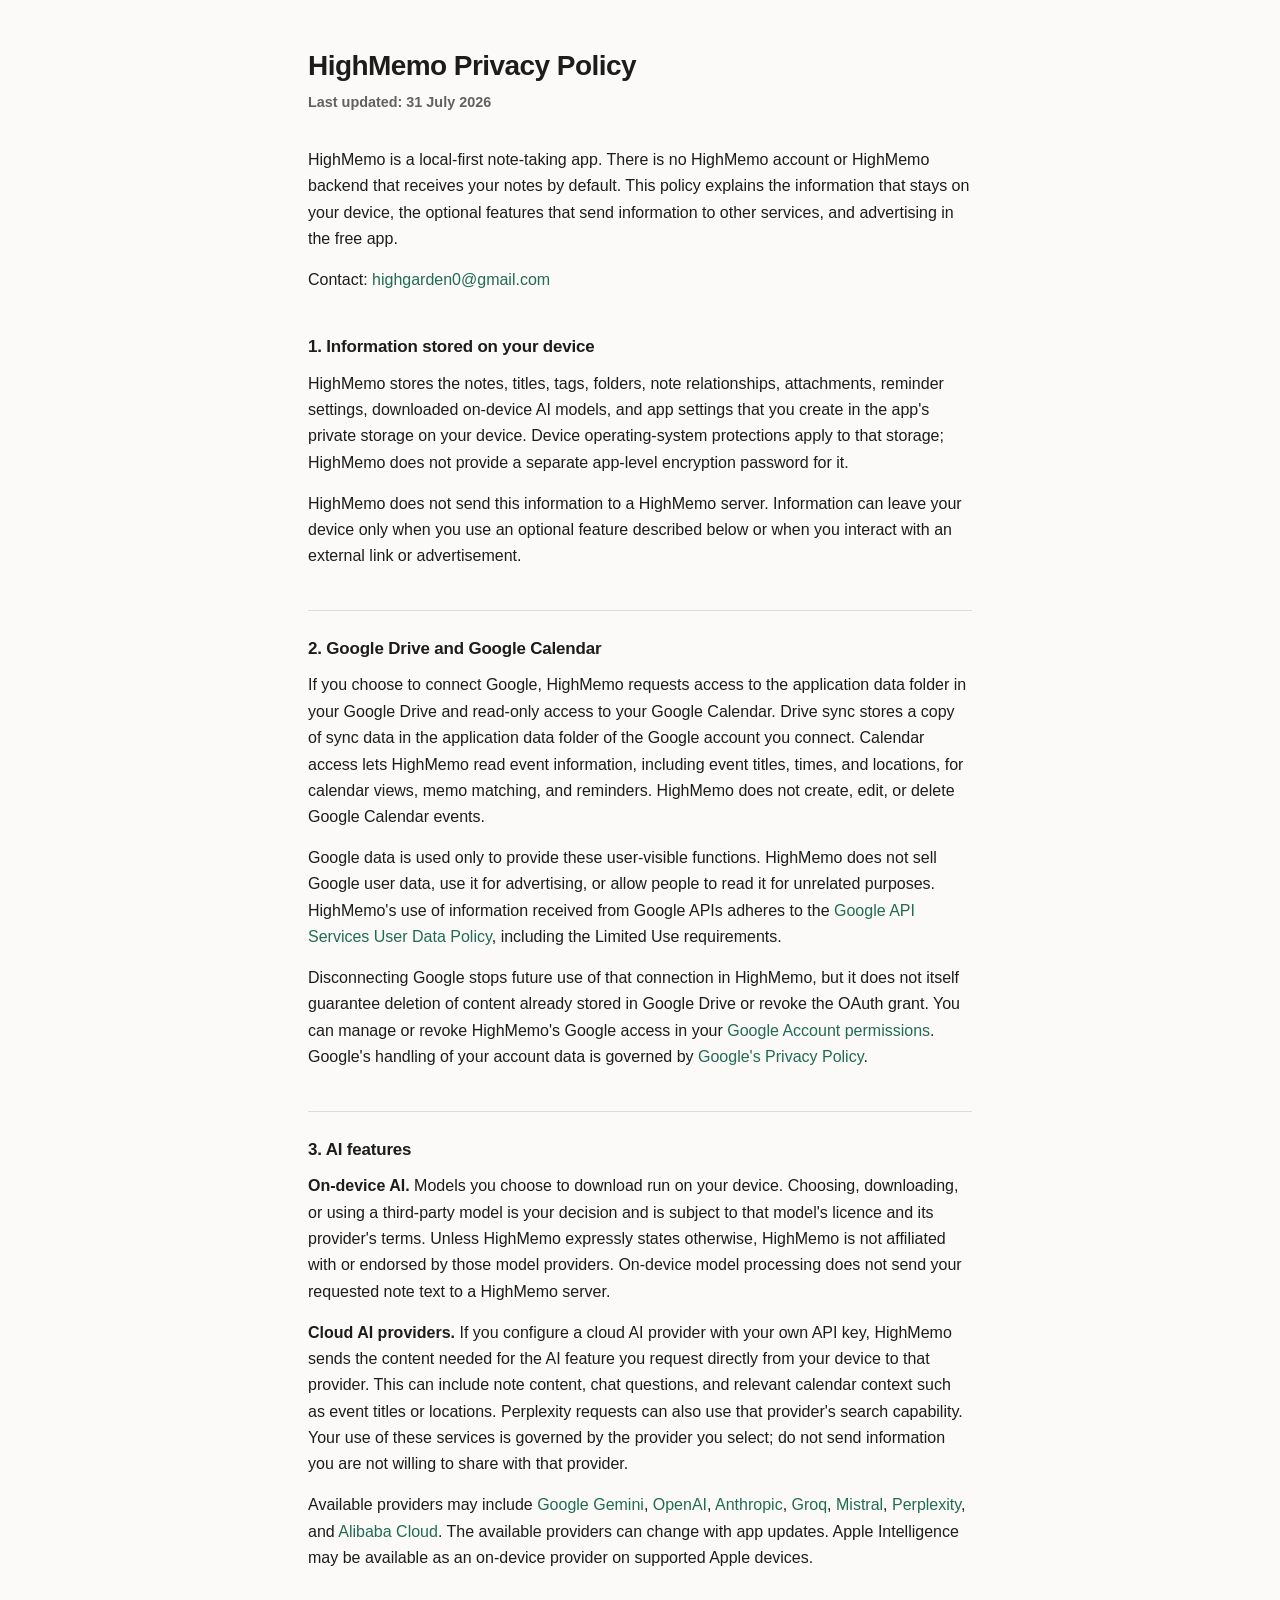
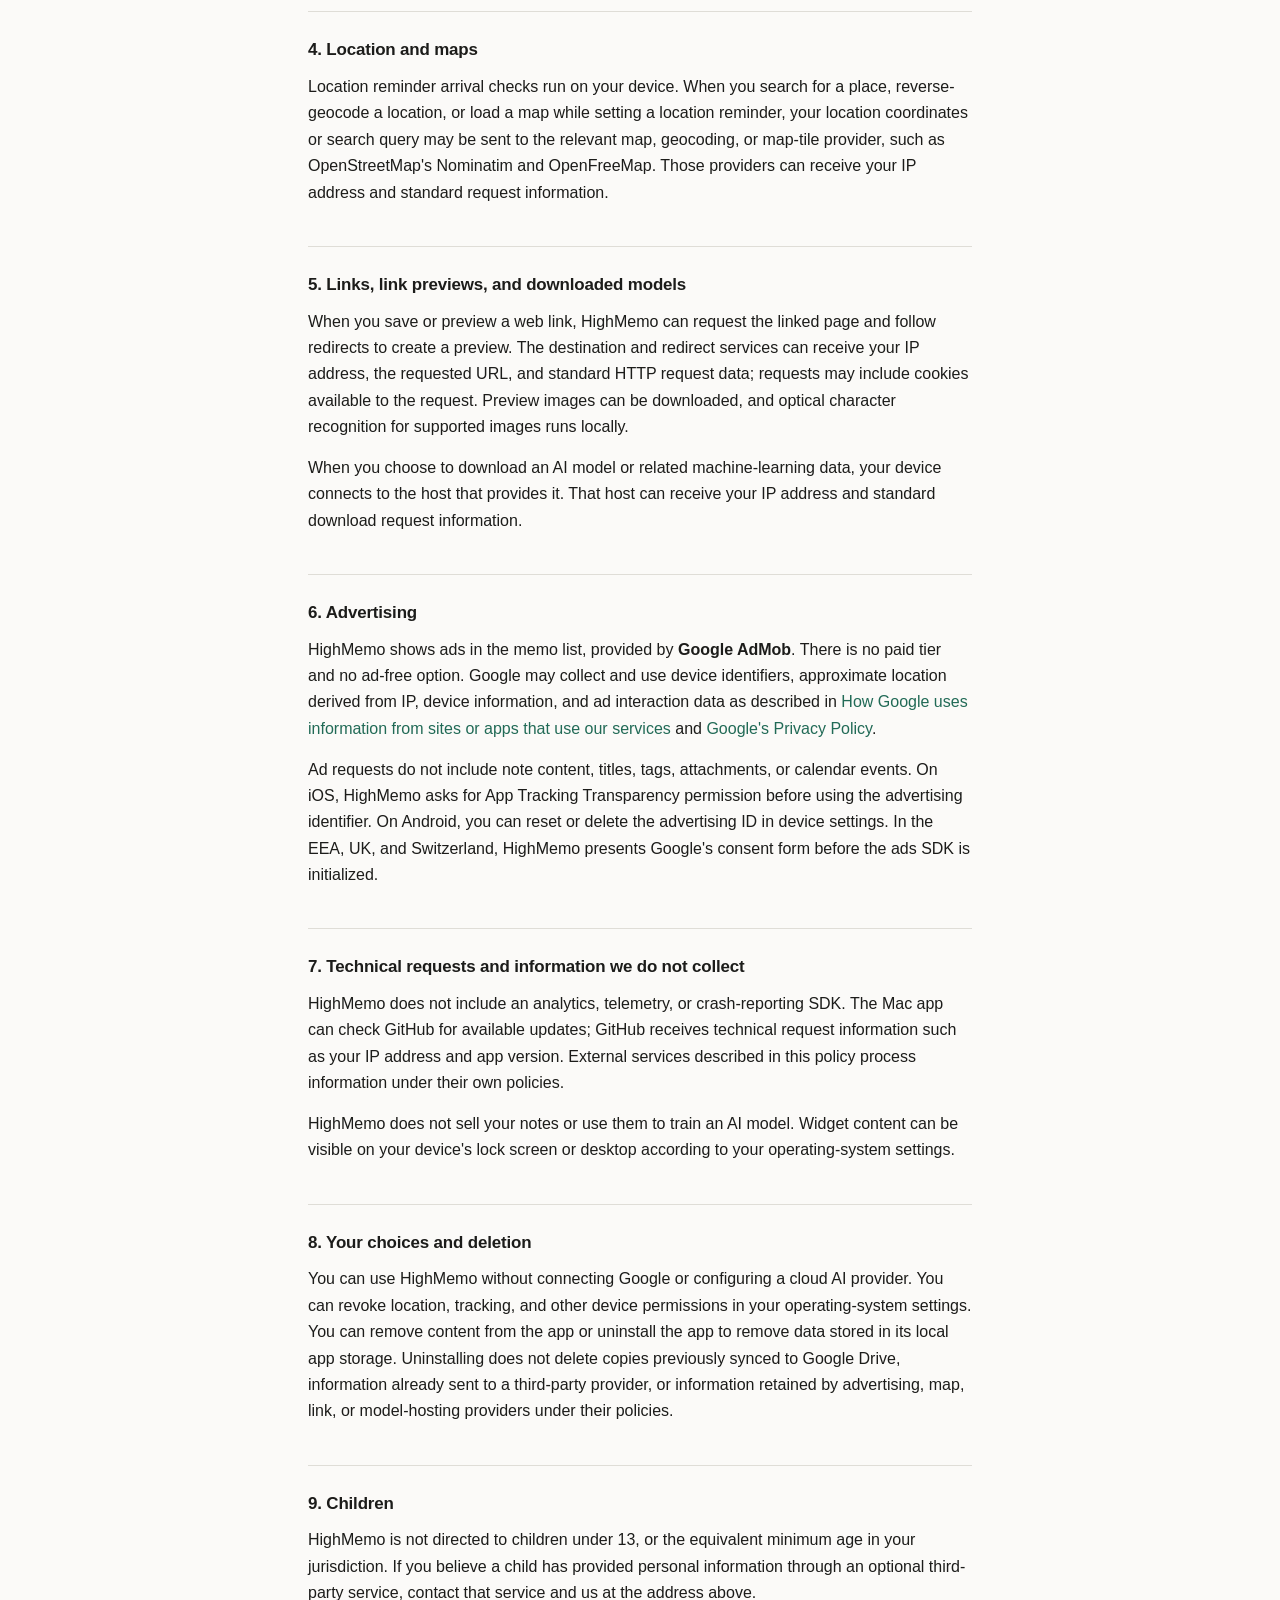
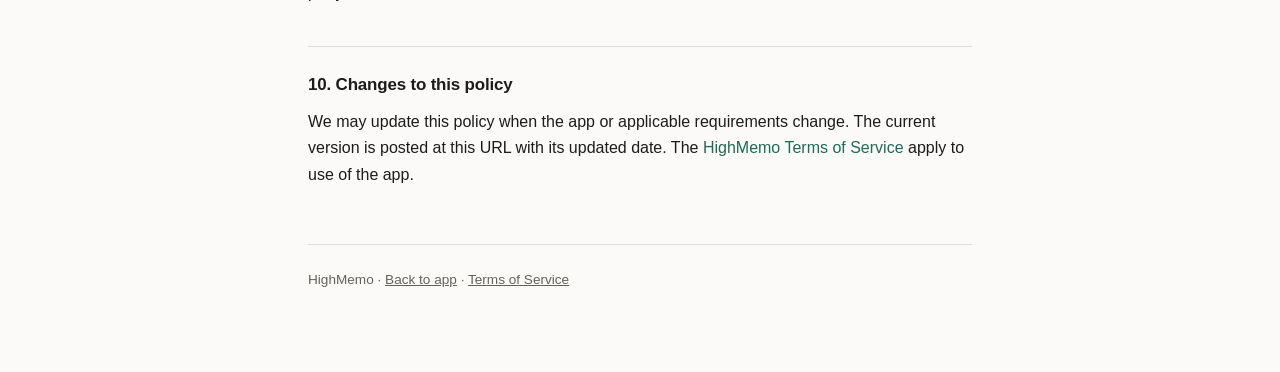
<file: privacy.html>
<!doctype html>
<html lang="en">
<head>
<meta charset="utf-8" />
<meta name="viewport" content="width=device-width, initial-scale=1" />
<meta name="robots" content="index,follow" />
<title>HighMemo Privacy Policy</title>
<style>
  :root { color-scheme: light dark; --bg: #fbfaf8; --fg: #1c1c1a; --muted: #62625d; --rule: #dfddd7; --accent: #216a56; --code-bg: #f0efeb; }
  @media (prefers-color-scheme: dark) { :root { --bg: #171716; --fg: #f1f0ec; --muted: #b7b5ae; --rule: #3b3a37; --accent: #8fd3ae; --code-bg: #282724; } }
  * { box-sizing: border-box; }
  body { margin: 0; background: var(--bg); color: var(--fg); font: 16px/1.65 -apple-system, BlinkMacSystemFont, "Segoe UI", sans-serif; }
  main { max-width: 44rem; margin: 0 auto; padding: 3rem 1.25rem 5rem; }
  h1 { font-size: 1.75rem; line-height: 1.25; letter-spacing: -0.02em; margin: 0 0 .5rem; }
  h2 { font-size: 1.06rem; letter-spacing: -0.01em; margin: 2.5rem 0 .6rem; padding-top: 1.5rem; border-top: 1px solid var(--rule); }
  h2:first-of-type { border-top: 0; padding-top: 0; }
  p, li { margin: 0 0 .9rem; }
  ul { padding-left: 1.25rem; margin: 0 0 1rem; }
  a { color: var(--accent); text-decoration: none; }
  a:hover { text-decoration: underline; }
  .updated { color: var(--muted); font-size: .9rem; margin-bottom: 2rem; }
  .updated strong { font-weight: 600; }
  footer { margin-top: 3.5rem; padding-top: 1.5rem; border-top: 1px solid var(--rule); color: var(--muted); font-size: .85rem; }
  footer a { color: var(--muted); text-decoration: underline; }
</style>
</head>
<body>
<main>
<h1>HighMemo Privacy Policy</h1>
<p class="updated"><strong>Last updated: 31 July 2026</strong></p>
<p>HighMemo is a local-first note-taking app. There is no HighMemo account or HighMemo backend that receives your notes by default. This policy explains the information that stays on your device, the optional features that send information to other services, and advertising in the free app.</p>
<p>Contact: <a href="mailto:highgarden0@gmail.com">highgarden0@gmail.com</a></p>

<h2>1. Information stored on your device</h2>
<p>HighMemo stores the notes, titles, tags, folders, note relationships, attachments, reminder settings, downloaded on-device AI models, and app settings that you create in the app's private storage on your device. Device operating-system protections apply to that storage; HighMemo does not provide a separate app-level encryption password for it.</p>
<p>HighMemo does not send this information to a HighMemo server. Information can leave your device only when you use an optional feature described below or when you interact with an external link or advertisement.</p>

<h2>2. Google Drive and Google Calendar</h2>
<p>If you choose to connect Google, HighMemo requests access to the application data folder in your Google Drive and read-only access to your Google Calendar. Drive sync stores a copy of sync data in the application data folder of the Google account you connect. Calendar access lets HighMemo read event information, including event titles, times, and locations, for calendar views, memo matching, and reminders. HighMemo does not create, edit, or delete Google Calendar events.</p>
<p>Google data is used only to provide these user-visible functions. HighMemo does not sell Google user data, use it for advertising, or allow people to read it for unrelated purposes. HighMemo's use of information received from Google APIs adheres to the <a href="https://developers.google.com/terms/api-services-user-data-policy" rel="noopener noreferrer" target="_blank">Google API Services User Data Policy</a>, including the Limited Use requirements.</p>
<p>Disconnecting Google stops future use of that connection in HighMemo, but it does not itself guarantee deletion of content already stored in Google Drive or revoke the OAuth grant. You can manage or revoke HighMemo's Google access in your <a href="https://myaccount.google.com/permissions" rel="noopener noreferrer" target="_blank">Google Account permissions</a>. Google's handling of your account data is governed by <a href="https://policies.google.com/privacy" rel="noopener noreferrer" target="_blank">Google's Privacy Policy</a>.</p>

<h2>3. AI features</h2>
<p><strong>On-device AI.</strong> Models you choose to download run on your device. Choosing, downloading, or using a third-party model is your decision and is subject to that model's licence and its provider's terms. Unless HighMemo expressly states otherwise, HighMemo is not affiliated with or endorsed by those model providers. On-device model processing does not send your requested note text to a HighMemo server.</p>
<p><strong>Cloud AI providers.</strong> If you configure a cloud AI provider with your own API key, HighMemo sends the content needed for the AI feature you request directly from your device to that provider. This can include note content, chat questions, and relevant calendar context such as event titles or locations. Perplexity requests can also use that provider's search capability. Your use of these services is governed by the provider you select; do not send information you are not willing to share with that provider.</p>
<p>Available providers may include <a href="https://policies.google.com/privacy" rel="noopener noreferrer" target="_blank">Google Gemini</a>, <a href="https://openai.com/policies/privacy-policy" rel="noopener noreferrer" target="_blank">OpenAI</a>, <a href="https://www.anthropic.com/legal/privacy" rel="noopener noreferrer" target="_blank">Anthropic</a>, <a href="https://groq.com/privacy-policy/" rel="noopener noreferrer" target="_blank">Groq</a>, <a href="https://mistral.ai/terms/#privacy-policy" rel="noopener noreferrer" target="_blank">Mistral</a>, <a href="https://www.perplexity.ai/hub/legal/privacy-policy" rel="noopener noreferrer" target="_blank">Perplexity</a>, and <a href="https://www.alibabacloud.com/help/en/legal/latest/alibaba-cloud-international-website-privacy-policy" rel="noopener noreferrer" target="_blank">Alibaba Cloud</a>. The available providers can change with app updates. Apple Intelligence may be available as an on-device provider on supported Apple devices.</p>

<h2>4. Location and maps</h2>
<p>Location reminder arrival checks run on your device. When you search for a place, reverse-geocode a location, or load a map while setting a location reminder, your location coordinates or search query may be sent to the relevant map, geocoding, or map-tile provider, such as OpenStreetMap's Nominatim and OpenFreeMap. Those providers can receive your IP address and standard request information.</p>

<h2>5. Links, link previews, and downloaded models</h2>
<p>When you save or preview a web link, HighMemo can request the linked page and follow redirects to create a preview. The destination and redirect services can receive your IP address, the requested URL, and standard HTTP request data; requests may include cookies available to the request. Preview images can be downloaded, and optical character recognition for supported images runs locally.</p>
<p>When you choose to download an AI model or related machine-learning data, your device connects to the host that provides it. That host can receive your IP address and standard download request information.</p>

<h2>6. Advertising</h2>
<p>HighMemo shows ads in the memo list, provided by <strong>Google AdMob</strong>. There is no paid tier and no ad-free option. Google may collect and use device identifiers, approximate location derived from IP, device information, and ad interaction data as described in <a href="https://policies.google.com/technologies/partner-sites" rel="noopener noreferrer" target="_blank">How Google uses information from sites or apps that use our services</a> and <a href="https://policies.google.com/privacy" rel="noopener noreferrer" target="_blank">Google's Privacy Policy</a>.</p>
<p>Ad requests do not include note content, titles, tags, attachments, or calendar events. On iOS, HighMemo asks for App Tracking Transparency permission before using the advertising identifier. On Android, you can reset or delete the advertising ID in device settings. In the EEA, UK, and Switzerland, HighMemo presents Google's consent form before the ads SDK is initialized.</p>

<h2>7. Technical requests and information we do not collect</h2>
<p>HighMemo does not include an analytics, telemetry, or crash-reporting SDK. The Mac app can check GitHub for available updates; GitHub receives technical request information such as your IP address and app version. External services described in this policy process information under their own policies.</p>
<p>HighMemo does not sell your notes or use them to train an AI model. Widget content can be visible on your device's lock screen or desktop according to your operating-system settings.</p>

<h2>8. Your choices and deletion</h2>
<p>You can use HighMemo without connecting Google or configuring a cloud AI provider. You can revoke location, tracking, and other device permissions in your operating-system settings. You can remove content from the app or uninstall the app to remove data stored in its local app storage. Uninstalling does not delete copies previously synced to Google Drive, information already sent to a third-party provider, or information retained by advertising, map, link, or model-hosting providers under their policies.</p>

<h2>9. Children</h2>
<p>HighMemo is not directed to children under 13, or the equivalent minimum age in your jurisdiction. If you believe a child has provided personal information through an optional third-party service, contact that service and us at the address above.</p>

<h2>10. Changes to this policy</h2>
<p>We may update this policy when the app or applicable requirements change. The current version is posted at this URL with its updated date. The <a href="./terms.html">HighMemo Terms of Service</a> apply to use of the app.</p>
<footer>HighMemo &middot; <a href="./index.html">Back to app</a> &middot; <a href="./terms.html">Terms of Service</a></footer>
</main>
</body>
</html>
</file>
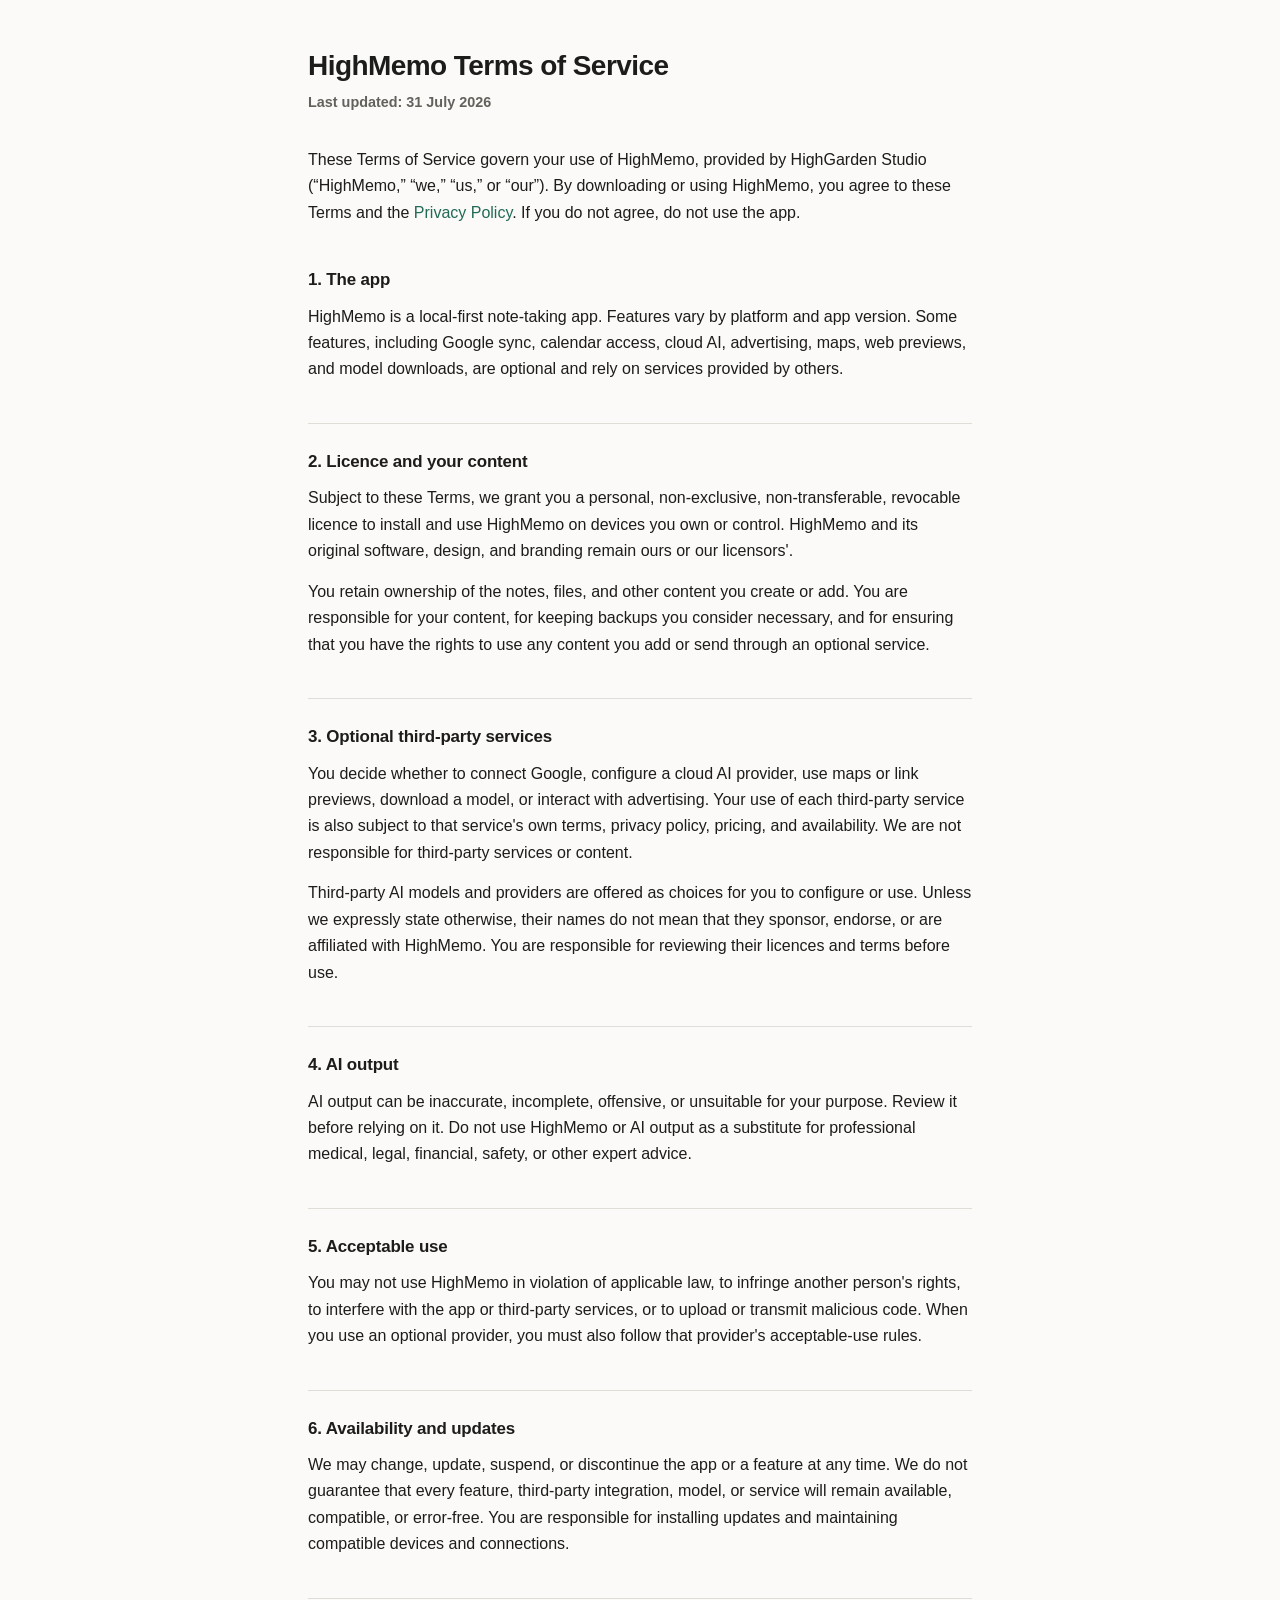
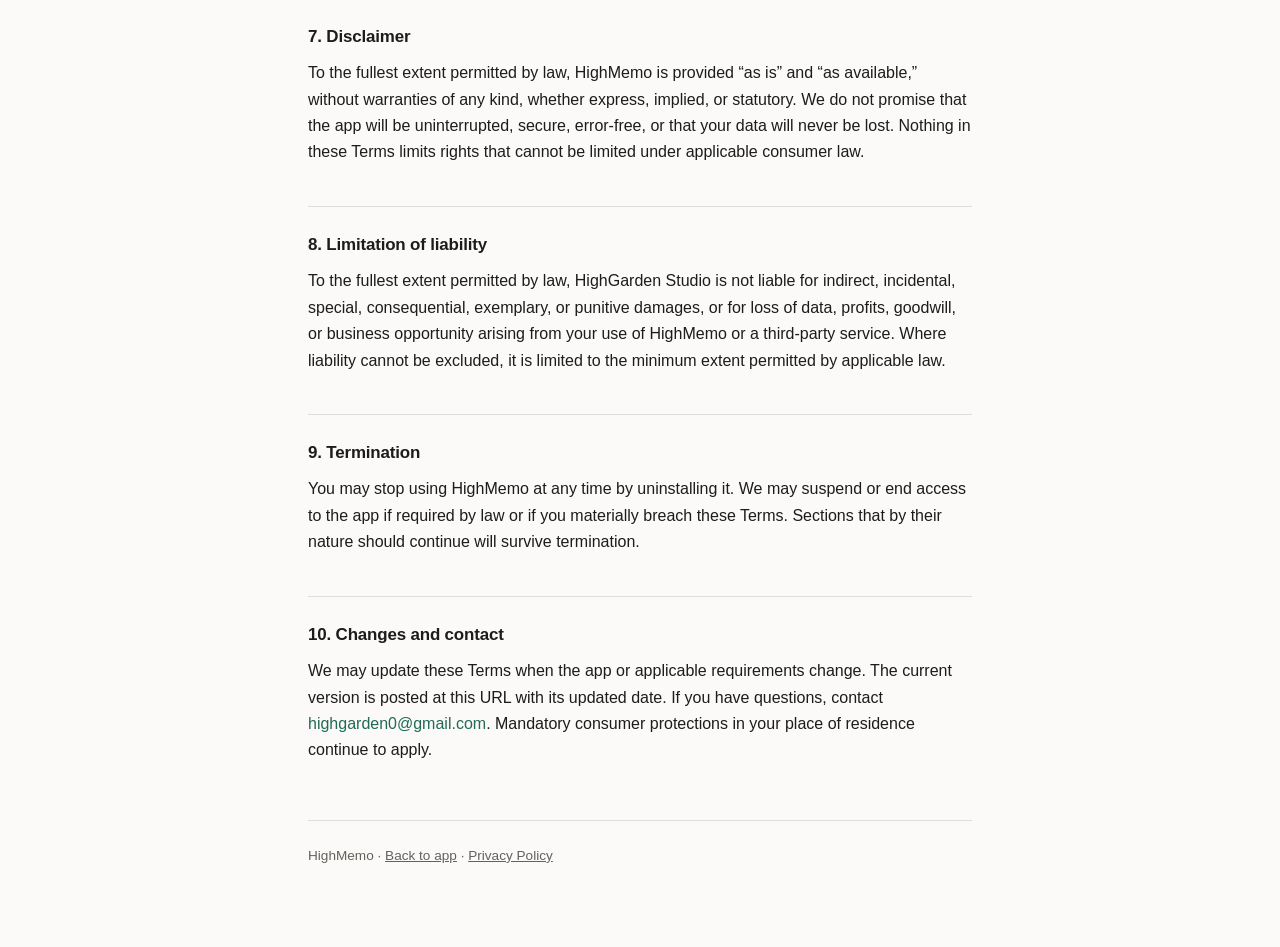
<file: terms.html>
<!doctype html>
<html lang="en">
<head>
<meta charset="utf-8" />
<meta name="viewport" content="width=device-width, initial-scale=1" />
<meta name="robots" content="index,follow" />
<title>HighMemo Terms of Service</title>
<style>
  :root { color-scheme: light dark; --bg: #fbfaf8; --fg: #1c1c1a; --muted: #62625d; --rule: #dfddd7; --accent: #216a56; }
  @media (prefers-color-scheme: dark) { :root { --bg: #171716; --fg: #f1f0ec; --muted: #b7b5ae; --rule: #3b3a37; --accent: #8fd3ae; } }
  * { box-sizing: border-box; }
  body { margin: 0; background: var(--bg); color: var(--fg); font: 16px/1.65 -apple-system, BlinkMacSystemFont, "Segoe UI", sans-serif; }
  main { max-width: 44rem; margin: 0 auto; padding: 3rem 1.25rem 5rem; }
  h1 { font-size: 1.75rem; line-height: 1.25; letter-spacing: -0.02em; margin: 0 0 .5rem; }
  h2 { font-size: 1.06rem; letter-spacing: -0.01em; margin: 2.5rem 0 .6rem; padding-top: 1.5rem; border-top: 1px solid var(--rule); }
  h2:first-of-type { border-top: 0; padding-top: 0; }
  p, li { margin: 0 0 .9rem; }
  ul { padding-left: 1.25rem; margin: 0 0 1rem; }
  a { color: var(--accent); text-decoration: none; }
  a:hover { text-decoration: underline; }
  .updated { color: var(--muted); font-size: .9rem; margin-bottom: 2rem; }
  .updated strong { font-weight: 600; }
  footer { margin-top: 3.5rem; padding-top: 1.5rem; border-top: 1px solid var(--rule); color: var(--muted); font-size: .85rem; }
  footer a { color: var(--muted); text-decoration: underline; }
</style>
</head>
<body>
<main>
<h1>HighMemo Terms of Service</h1>
<p class="updated"><strong>Last updated: 31 July 2026</strong></p>
<p>These Terms of Service govern your use of HighMemo, provided by HighGarden Studio (&ldquo;HighMemo,&rdquo; &ldquo;we,&rdquo; &ldquo;us,&rdquo; or &ldquo;our&rdquo;). By downloading or using HighMemo, you agree to these Terms and the <a href="./privacy.html">Privacy Policy</a>. If you do not agree, do not use the app.</p>

<h2>1. The app</h2>
<p>HighMemo is a local-first note-taking app. Features vary by platform and app version. Some features, including Google sync, calendar access, cloud AI, advertising, maps, web previews, and model downloads, are optional and rely on services provided by others.</p>

<h2>2. Licence and your content</h2>
<p>Subject to these Terms, we grant you a personal, non-exclusive, non-transferable, revocable licence to install and use HighMemo on devices you own or control. HighMemo and its original software, design, and branding remain ours or our licensors'.</p>
<p>You retain ownership of the notes, files, and other content you create or add. You are responsible for your content, for keeping backups you consider necessary, and for ensuring that you have the rights to use any content you add or send through an optional service.</p>

<h2>3. Optional third-party services</h2>
<p>You decide whether to connect Google, configure a cloud AI provider, use maps or link previews, download a model, or interact with advertising. Your use of each third-party service is also subject to that service's own terms, privacy policy, pricing, and availability. We are not responsible for third-party services or content.</p>
<p>Third-party AI models and providers are offered as choices for you to configure or use. Unless we expressly state otherwise, their names do not mean that they sponsor, endorse, or are affiliated with HighMemo. You are responsible for reviewing their licences and terms before use.</p>

<h2>4. AI output</h2>
<p>AI output can be inaccurate, incomplete, offensive, or unsuitable for your purpose. Review it before relying on it. Do not use HighMemo or AI output as a substitute for professional medical, legal, financial, safety, or other expert advice.</p>

<h2>5. Acceptable use</h2>
<p>You may not use HighMemo in violation of applicable law, to infringe another person's rights, to interfere with the app or third-party services, or to upload or transmit malicious code. When you use an optional provider, you must also follow that provider's acceptable-use rules.</p>

<h2>6. Availability and updates</h2>
<p>We may change, update, suspend, or discontinue the app or a feature at any time. We do not guarantee that every feature, third-party integration, model, or service will remain available, compatible, or error-free. You are responsible for installing updates and maintaining compatible devices and connections.</p>

<h2>7. Disclaimer</h2>
<p>To the fullest extent permitted by law, HighMemo is provided &ldquo;as is&rdquo; and &ldquo;as available,&rdquo; without warranties of any kind, whether express, implied, or statutory. We do not promise that the app will be uninterrupted, secure, error-free, or that your data will never be lost. Nothing in these Terms limits rights that cannot be limited under applicable consumer law.</p>

<h2>8. Limitation of liability</h2>
<p>To the fullest extent permitted by law, HighGarden Studio is not liable for indirect, incidental, special, consequential, exemplary, or punitive damages, or for loss of data, profits, goodwill, or business opportunity arising from your use of HighMemo or a third-party service. Where liability cannot be excluded, it is limited to the minimum extent permitted by applicable law.</p>

<h2>9. Termination</h2>
<p>You may stop using HighMemo at any time by uninstalling it. We may suspend or end access to the app if required by law or if you materially breach these Terms. Sections that by their nature should continue will survive termination.</p>

<h2>10. Changes and contact</h2>
<p>We may update these Terms when the app or applicable requirements change. The current version is posted at this URL with its updated date. If you have questions, contact <a href="mailto:highgarden0@gmail.com">highgarden0@gmail.com</a>. Mandatory consumer protections in your place of residence continue to apply.</p>
<footer>HighMemo &middot; <a href="./index.html">Back to app</a> &middot; <a href="./privacy.html">Privacy Policy</a></footer>
</main>
</body>
</html>
</file>
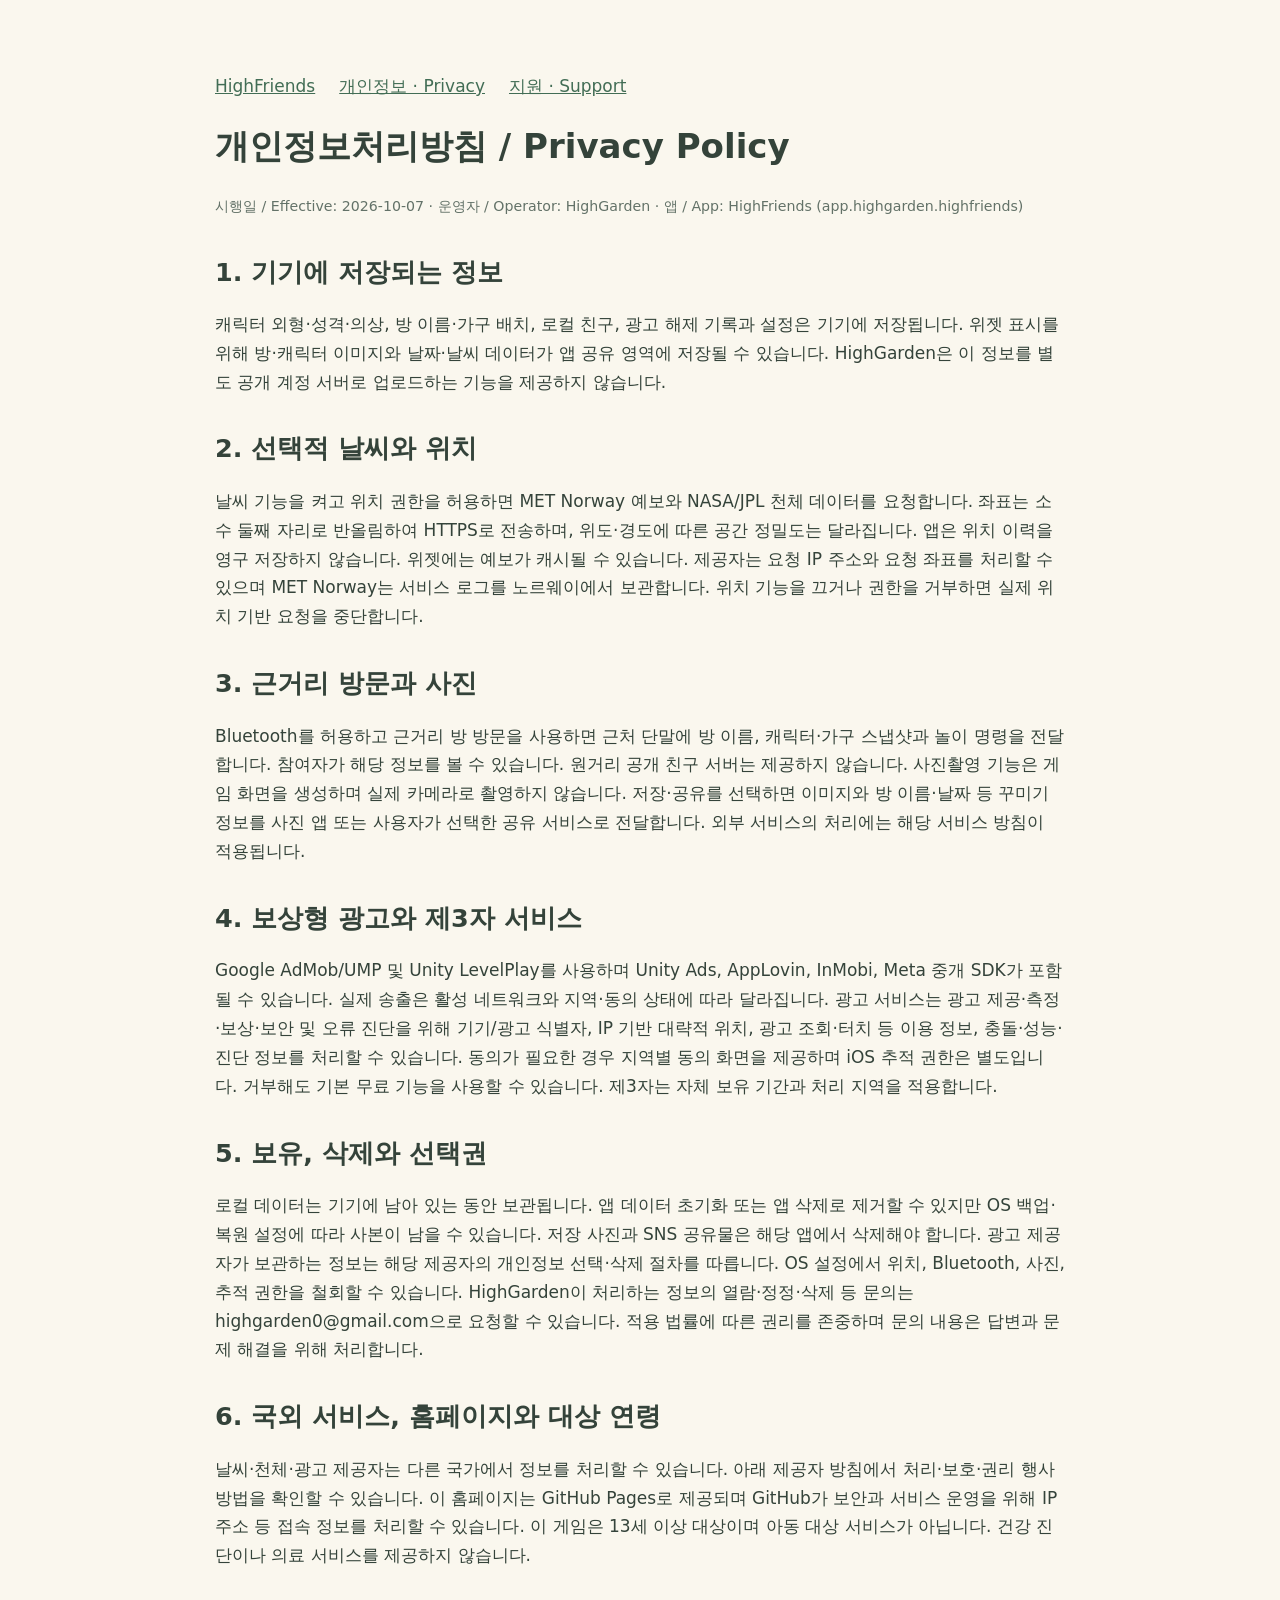
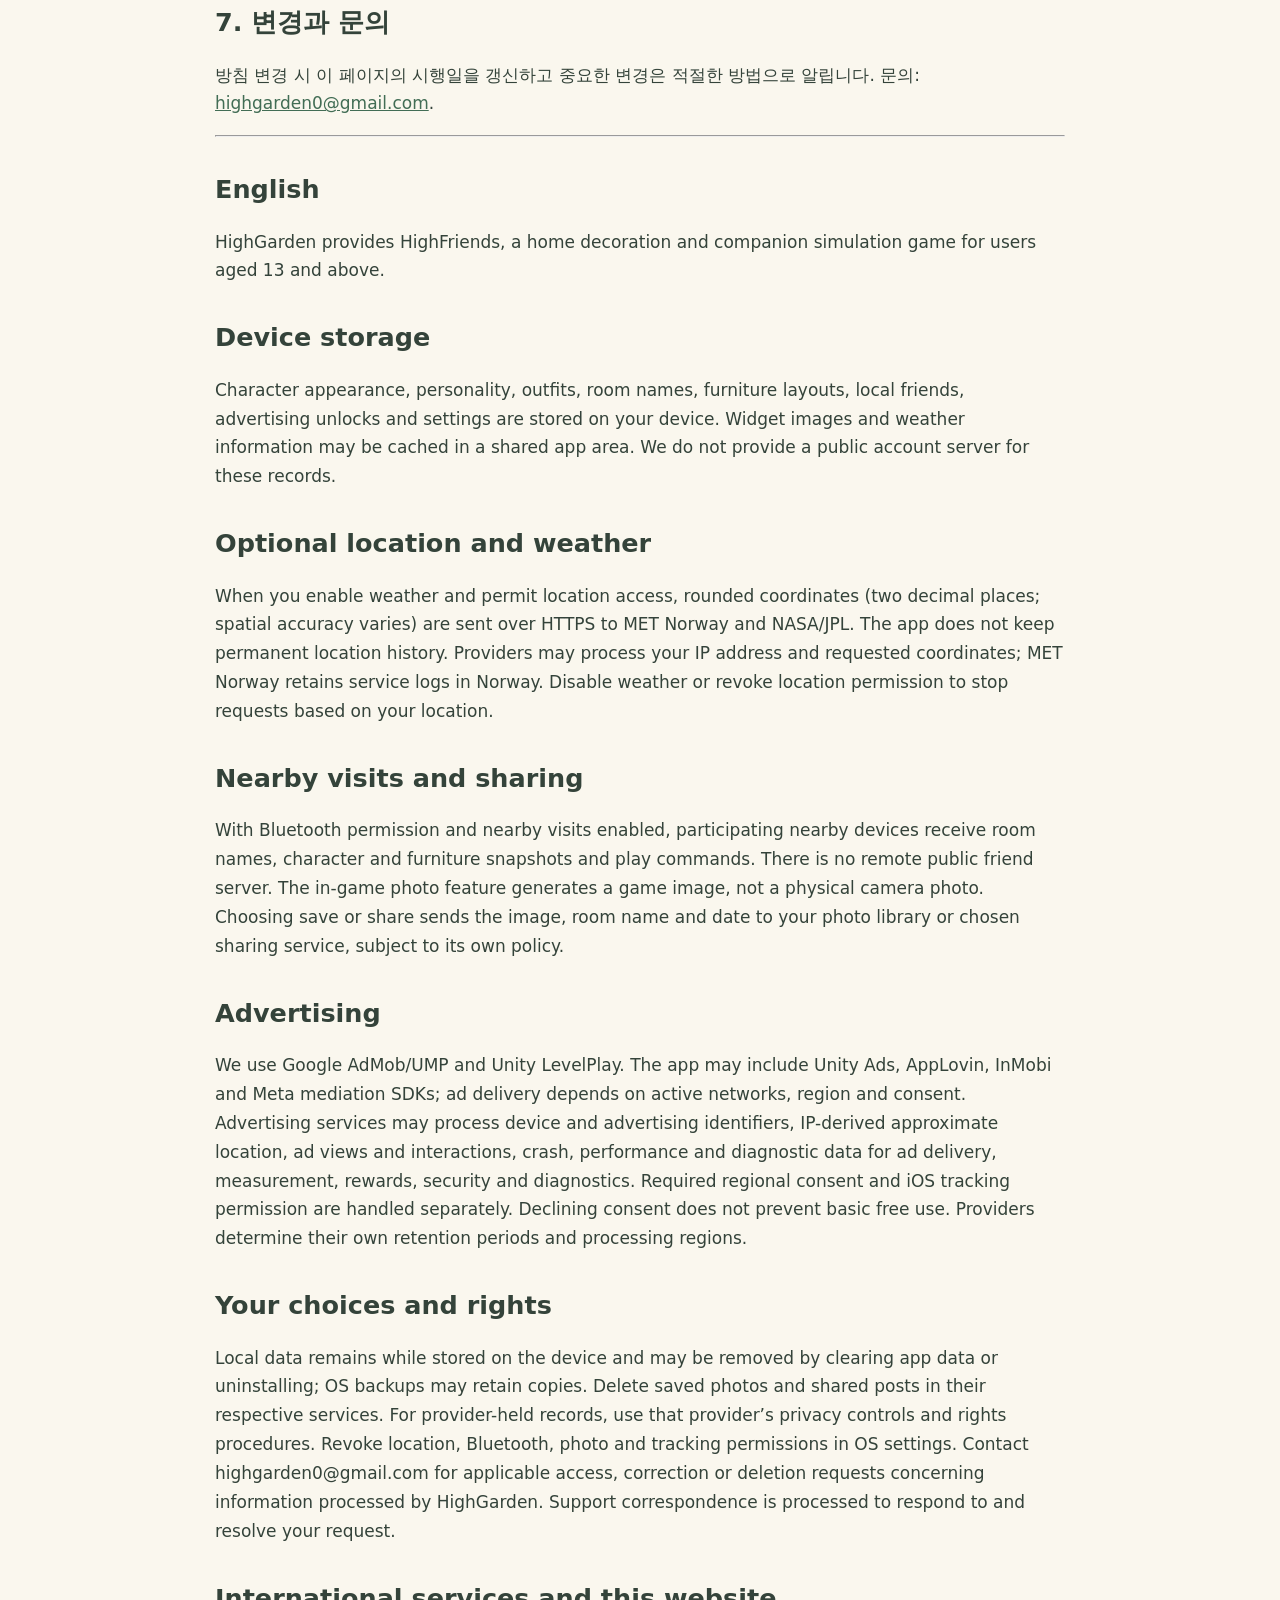
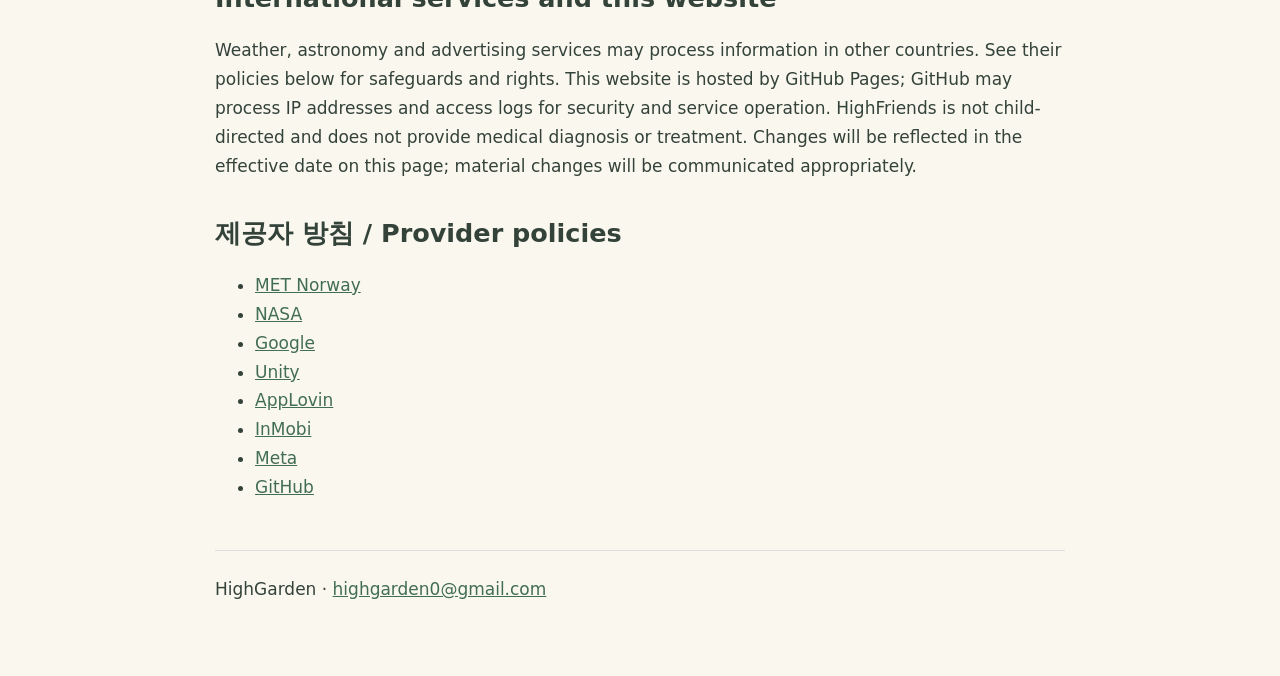
<file: highfriends/privacy.html>
<!doctype html><html lang="ko"><meta charset="utf-8"><meta name="viewport" content="width=device-width,initial-scale=1"><title>개인정보처리방침 · Privacy Policy · HighFriends</title><link rel="stylesheet" href="site.css"><main><nav><a href="index.html">HighFriends</a><a href="privacy.html">개인정보 · Privacy</a><a href="support.html">지원 · Support</a></nav><h1>개인정보처리방침 / Privacy Policy</h1><p><small>시행일 / Effective: 2026-10-07 · 운영자 / Operator: HighGarden · 앱 / App: HighFriends (app.highgarden.highfriends)</small></p>
<h2>1. 기기에 저장되는 정보</h2><p>캐릭터 외형·성격·의상, 방 이름·가구 배치, 로컬 친구, 광고 해제 기록과 설정은 기기에 저장됩니다. 위젯 표시를 위해 방·캐릭터 이미지와 날짜·날씨 데이터가 앱 공유 영역에 저장될 수 있습니다. HighGarden은 이 정보를 별도 공개 계정 서버로 업로드하는 기능을 제공하지 않습니다.</p>
<h2>2. 선택적 날씨와 위치</h2><p>날씨 기능을 켜고 위치 권한을 허용하면 MET Norway 예보와 NASA/JPL 천체 데이터를 요청합니다. 좌표는 소수 둘째 자리로 반올림하여 HTTPS로 전송하며, 위도·경도에 따른 공간 정밀도는 달라집니다. 앱은 위치 이력을 영구 저장하지 않습니다. 위젯에는 예보가 캐시될 수 있습니다. 제공자는 요청 IP 주소와 요청 좌표를 처리할 수 있으며 MET Norway는 서비스 로그를 노르웨이에서 보관합니다. 위치 기능을 끄거나 권한을 거부하면 실제 위치 기반 요청을 중단합니다.</p>
<h2>3. 근거리 방문과 사진</h2><p>Bluetooth를 허용하고 근거리 방 방문을 사용하면 근처 단말에 방 이름, 캐릭터·가구 스냅샷과 놀이 명령을 전달합니다. 참여자가 해당 정보를 볼 수 있습니다. 원거리 공개 친구 서버는 제공하지 않습니다. 사진촬영 기능은 게임 화면을 생성하며 실제 카메라로 촬영하지 않습니다. 저장·공유를 선택하면 이미지와 방 이름·날짜 등 꾸미기 정보를 사진 앱 또는 사용자가 선택한 공유 서비스로 전달합니다. 외부 서비스의 처리에는 해당 서비스 방침이 적용됩니다.</p>
<h2>4. 보상형 광고와 제3자 서비스</h2><p>Google AdMob/UMP 및 Unity LevelPlay를 사용하며 Unity Ads, AppLovin, InMobi, Meta 중개 SDK가 포함될 수 있습니다. 실제 송출은 활성 네트워크와 지역·동의 상태에 따라 달라집니다. 광고 서비스는 광고 제공·측정·보상·보안 및 오류 진단을 위해 기기/광고 식별자, IP 기반 대략적 위치, 광고 조회·터치 등 이용 정보, 충돌·성능·진단 정보를 처리할 수 있습니다. 동의가 필요한 경우 지역별 동의 화면을 제공하며 iOS 추적 권한은 별도입니다. 거부해도 기본 무료 기능을 사용할 수 있습니다. 제3자는 자체 보유 기간과 처리 지역을 적용합니다.</p>
<h2>5. 보유, 삭제와 선택권</h2><p>로컬 데이터는 기기에 남아 있는 동안 보관됩니다. 앱 데이터 초기화 또는 앱 삭제로 제거할 수 있지만 OS 백업·복원 설정에 따라 사본이 남을 수 있습니다. 저장 사진과 SNS 공유물은 해당 앱에서 삭제해야 합니다. 광고 제공자가 보관하는 정보는 해당 제공자의 개인정보 선택·삭제 절차를 따릅니다. OS 설정에서 위치, Bluetooth, 사진, 추적 권한을 철회할 수 있습니다. HighGarden이 처리하는 정보의 열람·정정·삭제 등 문의는 highgarden0@gmail.com으로 요청할 수 있습니다. 적용 법률에 따른 권리를 존중하며 문의 내용은 답변과 문제 해결을 위해 처리합니다.</p>
<h2>6. 국외 서비스, 홈페이지와 대상 연령</h2><p>날씨·천체·광고 제공자는 다른 국가에서 정보를 처리할 수 있습니다. 아래 제공자 방침에서 처리·보호·권리 행사 방법을 확인할 수 있습니다. 이 홈페이지는 GitHub Pages로 제공되며 GitHub가 보안과 서비스 운영을 위해 IP 주소 등 접속 정보를 처리할 수 있습니다. 이 게임은 13세 이상 대상이며 아동 대상 서비스가 아닙니다. 건강 진단이나 의료 서비스를 제공하지 않습니다.</p>
<h2>7. 변경과 문의</h2><p>방침 변경 시 이 페이지의 시행일을 갱신하고 중요한 변경은 적절한 방법으로 알립니다. 문의: <a href="mailto:highgarden0@gmail.com">highgarden0@gmail.com</a>.</p><hr><h2>English</h2><p>HighGarden provides HighFriends, a home decoration and companion simulation game for users aged 13 and above.</p><h2>Device storage</h2><p>Character appearance, personality, outfits, room names, furniture layouts, local friends, advertising unlocks and settings are stored on your device. Widget images and weather information may be cached in a shared app area. We do not provide a public account server for these records.</p><h2>Optional location and weather</h2><p>When you enable weather and permit location access, rounded coordinates (two decimal places; spatial accuracy varies) are sent over HTTPS to MET Norway and NASA/JPL. The app does not keep permanent location history. Providers may process your IP address and requested coordinates; MET Norway retains service logs in Norway. Disable weather or revoke location permission to stop requests based on your location.</p><h2>Nearby visits and sharing</h2><p>With Bluetooth permission and nearby visits enabled, participating nearby devices receive room names, character and furniture snapshots and play commands. There is no remote public friend server. The in-game photo feature generates a game image, not a physical camera photo. Choosing save or share sends the image, room name and date to your photo library or chosen sharing service, subject to its own policy.</p><h2>Advertising</h2><p>We use Google AdMob/UMP and Unity LevelPlay. The app may include Unity Ads, AppLovin, InMobi and Meta mediation SDKs; ad delivery depends on active networks, region and consent. Advertising services may process device and advertising identifiers, IP-derived approximate location, ad views and interactions, crash, performance and diagnostic data for ad delivery, measurement, rewards, security and diagnostics. Required regional consent and iOS tracking permission are handled separately. Declining consent does not prevent basic free use. Providers determine their own retention periods and processing regions.</p><h2>Your choices and rights</h2><p>Local data remains while stored on the device and may be removed by clearing app data or uninstalling; OS backups may retain copies. Delete saved photos and shared posts in their respective services. For provider-held records, use that provider’s privacy controls and rights procedures. Revoke location, Bluetooth, photo and tracking permissions in OS settings. Contact highgarden0@gmail.com for applicable access, correction or deletion requests concerning information processed by HighGarden. Support correspondence is processed to respond to and resolve your request.</p><h2>International services and this website</h2><p>Weather, astronomy and advertising services may process information in other countries. See their policies below for safeguards and rights. This website is hosted by GitHub Pages; GitHub may process IP addresses and access logs for security and service operation. HighFriends is not child-directed and does not provide medical diagnosis or treatment. Changes will be reflected in the effective date on this page; material changes will be communicated appropriately.</p><h2>제공자 방침 / Provider policies</h2><ul><li><a href="https://www.met.no/om-oss/personvern">MET Norway</a></li><li><a href="https://www.nasa.gov/privacy/">NASA</a></li><li><a href="https://policies.google.com/privacy">Google</a></li><li><a href="https://unity.com/legal/privacy-policy">Unity</a></li><li><a href="https://www.applovin.com/privacy/">AppLovin</a></li><li><a href="https://www.inmobi.com/privacy-policy">InMobi</a></li><li><a href="https://www.facebook.com/privacy/policy/">Meta</a></li><li><a href="https://docs.github.com/en/site-policy/privacy-policies/github-general-privacy-statement">GitHub</a></li></ul><footer>HighGarden · <a href="mailto:highgarden0@gmail.com">highgarden0@gmail.com</a></footer></main></html>
</file>
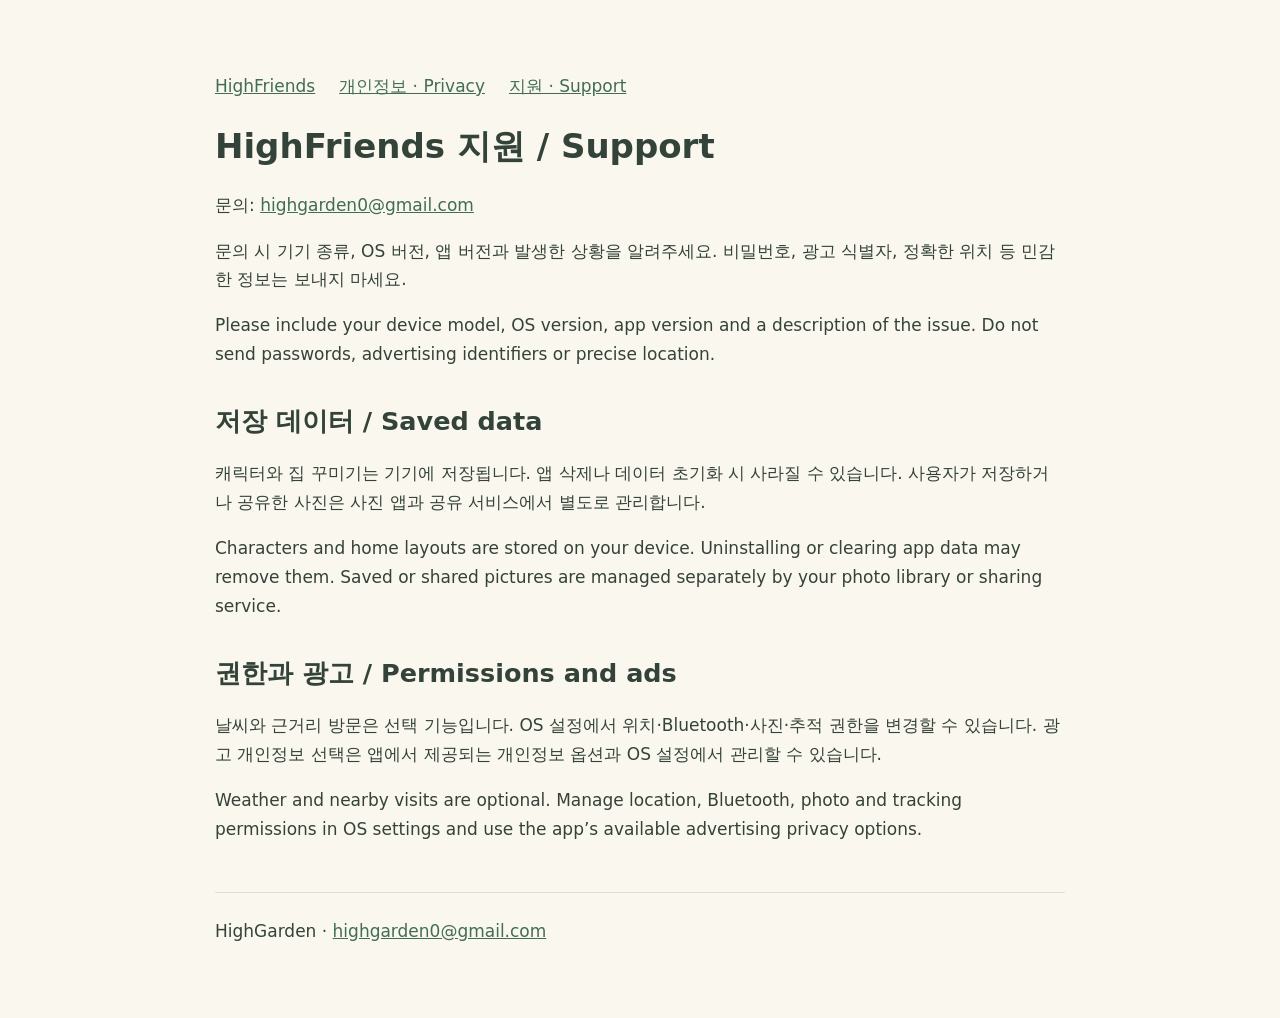
<file: highfriends/support.html>
<!doctype html><html lang="ko"><meta charset="utf-8"><meta name="viewport" content="width=device-width,initial-scale=1"><title>지원 · Support · HighFriends</title><link rel="stylesheet" href="site.css"><main><nav><a href="index.html">HighFriends</a><a href="privacy.html">개인정보 · Privacy</a><a href="support.html">지원 · Support</a></nav><h1>HighFriends 지원 / Support</h1><p>문의: <a href="mailto:highgarden0@gmail.com">highgarden0@gmail.com</a></p><p>문의 시 기기 종류, OS 버전, 앱 버전과 발생한 상황을 알려주세요. 비밀번호, 광고 식별자, 정확한 위치 등 민감한 정보는 보내지 마세요.</p><p>Please include your device model, OS version, app version and a description of the issue. Do not send passwords, advertising identifiers or precise location.</p><h2>저장 데이터 / Saved data</h2><p>캐릭터와 집 꾸미기는 기기에 저장됩니다. 앱 삭제나 데이터 초기화 시 사라질 수 있습니다. 사용자가 저장하거나 공유한 사진은 사진 앱과 공유 서비스에서 별도로 관리합니다.</p><p>Characters and home layouts are stored on your device. Uninstalling or clearing app data may remove them. Saved or shared pictures are managed separately by your photo library or sharing service.</p><h2>권한과 광고 / Permissions and ads</h2><p>날씨와 근거리 방문은 선택 기능입니다. OS 설정에서 위치·Bluetooth·사진·추적 권한을 변경할 수 있습니다. 광고 개인정보 선택은 앱에서 제공되는 개인정보 옵션과 OS 설정에서 관리할 수 있습니다.</p><p>Weather and nearby visits are optional. Manage location, Bluetooth, photo and tracking permissions in OS settings and use the app’s available advertising privacy options.</p><footer>HighGarden · <a href="mailto:highgarden0@gmail.com">highgarden0@gmail.com</a></footer></main></html>
</file>
<file: site.css>
/*
 * HighMemo site — shared stylesheet.
 *
 * WHY A SHARED FILE AND NOT INLINE CSS: web/privacy.html keeps its CSS inline because it is a
 * single published legal page that must never change shape when anything else does. The four
 * pages added around it (landing + three guides) are the opposite case — they share a header,
 * footer, callouts and a screenshot layout, and five inline copies of that would drift within a
 * release. This is still a static site: one plain .css file, no build step, no external fonts.
 *
 * The palette follows `src/presentation/theme/themes.ts` (`lightTheme` / `darkTheme`). This page
 * uses the same warm light surfaces, deep ink, and emerald action colour as the current app UI.
 */

:root {
  color-scheme: light dark;

  /* Brand — current app emerald ramp */
  --sage-light: #00e676;
  --sage: #00c867;
  --sage-deep: #006132;

  /* Light theme — themes.ts lightTheme */
  --bg: #f5f4f2;
  --bg-alt: #eceae7;
  --panel: #ffffff;
  --fg: #0c0a09;
  --fg-soft: #4e4e4e;
  --muted: #706a62;
  --rule: #dad7d3;
  --rule-strong: #d0ccc7;
  --accent: #00763c;
  --code-bg: rgba(0, 0, 0, 0.05);

  --note-bg: rgba(0, 120, 61, 0.07);
  --note-border: rgba(0, 120, 61, 0.28);
  --warn-bg: rgba(255, 149, 0, 0.1);
  --warn-border: rgba(255, 149, 0, 0.42);
  --shot-bg: #eceae7;

  --radius: 12px;             /* appChrome radius.md */
  --radius-lg: 16px;          /* appChrome radius.lg */
  --measure: 46rem;
}

@media (prefers-color-scheme: dark) {
  :root {
    /* Dark theme — themes.ts darkTheme */
    --bg: #101112;
    --bg-alt: #191a1b;
    --panel: #202122;
    --fg: #f7f8f8;
    --fg-soft: #d0d6e0;
    --muted: #8d929b;
    --rule: rgba(255, 255, 255, 0.14);
    --rule-strong: rgba(255, 255, 255, 0.28);
    --accent: #00e676;
    --code-bg: rgba(255, 255, 255, 0.08);

    --note-bg: rgba(0, 230, 118, 0.1);
    --note-border: rgba(0, 230, 118, 0.34);
    --warn-bg: rgba(255, 196, 89, 0.12);
    --warn-border: rgba(255, 196, 89, 0.44);
    --shot-bg: #191919;
  }
}

* { box-sizing: border-box; }

html { -webkit-text-size-adjust: 100%; }

body {
  margin: 0;
  background: var(--bg);
  color: var(--fg);
  font: 16px/1.65 -apple-system, BlinkMacSystemFont, "Segoe UI", Roboto,
        "Helvetica Neue", "Apple SD Gothic Neo", "Malgun Gothic", sans-serif;
  overflow-wrap: break-word;
}

/*
 * `height: auto` is not cosmetic here — without it the screenshots were STRETCHED.
 *
 * Every `<img>` carries `width`/`height` attributes (they reserve layout space and stop the page
 * from jumping as images load). Those attributes set the used height, so `max-width: 100%` shrank
 * the width alone and left the height at its declared 880px: the hero shot rendered 230×880 from a
 * 405×880 source — squeezed 43% horizontally — and the grid shots 335×880. A phone screenshot
 * distorted that way reads as a broken image, which is exactly how it was reported.
 */
img, svg { max-width: 100%; height: auto; }

a { color: var(--accent); text-decoration: none; }
a:hover { text-decoration: underline; }
a:focus-visible,
button:focus-visible { outline: 2px solid var(--accent); outline-offset: 3px; border-radius: 4px; }

/* ---------------------------------------------------------------- site chrome */

.site-head {
  border-bottom: 1px solid var(--rule);
  background: var(--bg);
  position: sticky;
  top: 0;
  z-index: 10;
}
.site-head-in {
  max-width: 62rem;
  margin: 0 auto;
  padding: .7rem 1.25rem;
  display: flex;
  align-items: center;
  gap: 1rem;
  flex-wrap: wrap;
}
.brand {
  display: inline-flex;
  align-items: center;
  gap: .55rem;
  font-weight: 700;
  font-size: 1.02rem;
  letter-spacing: -0.01em;
  color: var(--fg);
}
.brand:hover { text-decoration: none; }
.brand img { width: 26px; height: 26px; border-radius: 6px; }
.site-nav {
  margin-left: auto;
  display: flex;
  align-items: center;
  gap: .25rem 1.1rem;
  flex-wrap: wrap;
  font-size: .92rem;
}
.site-nav a { color: var(--muted); }
.site-nav a[aria-current="page"] { color: var(--fg); font-weight: 600; }

main { max-width: var(--measure); margin: 0 auto; padding: 2.5rem 1.25rem 4rem; }
main.wide { max-width: 62rem; }

footer.site-foot {
  border-top: 1px solid var(--rule);
  background: var(--bg-alt);
  color: var(--muted);
  font-size: .86rem;
}
.site-foot-in {
  max-width: 62rem;
  margin: 0 auto;
  padding: 2rem 1.25rem 2.5rem;
  display: flex;
  gap: .5rem 1.5rem;
  flex-wrap: wrap;
  align-items: baseline;
}
.site-foot a { color: var(--muted); text-decoration: underline; }
.site-foot-links { margin-left: auto; display: flex; gap: .25rem 1.2rem; flex-wrap: wrap; }

/* ---------------------------------------------------------------- typography */

h1 {
  font-size: 1.95rem;
  line-height: 1.2;
  letter-spacing: -0.025em;
  margin: 0 0 .6rem;
}
h2 {
  font-size: 1.28rem;
  line-height: 1.3;
  letter-spacing: -0.015em;
  margin: 3rem 0 .7rem;
  padding-top: 1.6rem;
  border-top: 1px solid var(--rule);
}
h2:first-of-type { border-top: 0; padding-top: 0; }
h3 {
  font-size: 1.04rem;
  line-height: 1.35;
  letter-spacing: -0.01em;
  margin: 2rem 0 .5rem;
}
h4 {
  font-size: .95rem;
  margin: 1.4rem 0 .4rem;
}
p, li { margin: 0 0 .9rem; }
ul, ol { padding-left: 1.3rem; margin: 0 0 1rem; }
li > ul, li > ol { margin-top: .4rem; }
strong { font-weight: 600; }

.lede { font-size: 1.06rem; color: var(--fg-soft); }
.sub { color: var(--muted); font-size: .92rem; }

code {
  background: var(--code-bg);
  padding: .12em .38em;
  border-radius: 4px;
  font-family: ui-monospace, SFMono-Regular, Menlo, monospace;
  font-size: .88em;
  overflow-wrap: anywhere;
}
kbd {
  background: var(--code-bg);
  border: 1px solid var(--rule-strong);
  border-bottom-width: 2px;
  border-radius: 5px;
  padding: .06em .38em;
  font-family: ui-monospace, SFMono-Regular, Menlo, monospace;
  font-size: .85em;
}

/*
 * Where in the UI something lives. Used constantly in the guides, so it gets a token.
 * It must WRAP: these strings are long ("Settings → Local AI → Semantic Search Model") and a
 * nowrap version pushed the page 49px wider than a 280px viewport, which is the one failure this
 * site is not allowed to have. Breaking mid-path is ugly; a horizontally scrolling page is worse.
 */
.path {
  font-family: ui-monospace, SFMono-Regular, Menlo, monospace;
  font-size: .86em;
  color: var(--fg-soft);
  background: var(--code-bg);
  padding: .1em .4em;
  border-radius: 4px;
  overflow-wrap: anywhere;
}

/* ---------------------------------------------------------------- tables */

.table-wrap { overflow-x: auto; margin: 0 0 1.4rem; -webkit-overflow-scrolling: touch; }
table {
  border-collapse: collapse;
  width: 100%;
  min-width: 32rem;
  font-size: .93rem;
}
th, td {
  text-align: left;
  vertical-align: top;
  padding: .55rem .7rem;
  border-bottom: 1px solid var(--rule);
}
th { font-weight: 600; white-space: nowrap; }
thead th { border-bottom: 1px solid var(--rule-strong); }
tbody tr:last-child td { border-bottom: 0; }

/* ---------------------------------------------------------------- callouts */

.note, .warn {
  border: 1px solid var(--note-border);
  background: var(--note-bg);
  border-radius: var(--radius);
  padding: .9rem 1rem;
  margin: 0 0 1.4rem;
  font-size: .95rem;
}
.warn { border-color: var(--warn-border); background: var(--warn-bg); }
.note > :last-child, .warn > :last-child { margin-bottom: 0; }
.note-title, .warn-title {
  display: block;
  font-weight: 600;
  margin-bottom: .3rem;
  font-size: .9rem;
  letter-spacing: .01em;
}

/* Platform availability badge, inline in headings and lists. */
.plat {
  display: inline-block;
  font-size: .7rem;
  font-weight: 600;
  letter-spacing: .04em;
  text-transform: uppercase;
  padding: .15em .5em;
  border-radius: 999px;
  border: 1px solid var(--rule-strong);
  color: var(--muted);
  vertical-align: .12em;
  white-space: nowrap;
}
/*
 * The light-mode text colour here is NOT --sage-deep, and that is deliberate. This badge paints its
 * own pale sage chip, so the text is measured against the chip and not against the page: #657f63 on
 * that composite is 3.94:1, under the 4.5:1 floor, and the badge is 0.7rem so it counts as body text
 * rather than large text. #4f6b4d measures 5.29:1 on the chip and 5.91:1 on bare white. The token is
 * left alone because --sage-deep is also the hero fill and the primary button, where it is a
 * background rather than text.
 * Dark mode keeps --sage-light: 7.85:1 on the chip over #111.
 */
.plat.on { border-color: var(--sage); color: #4f6b4d; background: rgba(136, 173, 131, 0.14); }
.plat.off { border-color: var(--rule-strong); }
@media (prefers-color-scheme: dark) {
  .plat.on { color: var(--sage-light); }
}

/* ---------------------------------------------------------------- hero */

/*
 * The hero art (img/hero-bg.jpg) is _workspace/promo/assets/concept/hero_bg_2400x1200.png, made
 * for exactly this: no text is baked into it, and its left half is empty so the headline can be
 * HTML. Do not re-render the words into the image — they would stop being translatable,
 * selectable, resizable and theme-aware, and every copy change would become an image change.
 *
 * The art is one fixed green in both themes, so the hero carries its own light-on-dark colours
 * instead of the page tokens. The dark scrim is not decoration: white on the bare art measures
 * about 3:1, which is under the 4.5:1 body-text floor. The scrim takes the text area to ~11:1.
 * Narrow screens get a flat scrim because the single-column text spans the lighter right side too.
 */
.hero {
  background-color: var(--sage-deep);
  background-image:
    linear-gradient(100deg, rgba(17, 28, 15, 0.64) 0%, rgba(17, 28, 15, 0.52) 46%, rgba(17, 28, 15, 0.26) 100%),
    url("./img/hero-bg.jpg");
  background-size: auto, cover;
  background-position: center, center right;
  background-repeat: no-repeat;
  border-bottom: 1px solid rgba(0, 0, 0, 0.28);
}
.hero h1 { color: #ffffff; }
.hero .btn {
  background: rgba(255, 255, 255, 0.16);
  border-color: rgba(255, 255, 255, 0.55);
  color: #ffffff;
}
.hero .btn:hover { background: rgba(255, 255, 255, 0.26); border-color: #ffffff; }
.hero .btn-primary { background: #ffffff; border-color: #ffffff; color: #1b2a18; }
.hero .btn-primary:hover { background: #ebefe8; border-color: #ebefe8; color: #1b2a18; }
.hero-in {
  max-width: 62rem;
  margin: 0 auto;
  padding: 3.5rem 1.25rem 3rem;
  display: grid;
  gap: 2.5rem;
  grid-template-columns: minmax(0, 1.15fr) minmax(0, .85fr);
  align-items: center;
}
.hero h1 { font-size: 2.3rem; letter-spacing: -0.03em; }
.hero .tagline {
  font-size: 1.12rem;
  color: rgba(255, 255, 255, 0.95);
  margin: 0 0 1.1rem;
  max-width: 32rem;
}
.hero .promise {
  font-size: .98rem;
  color: rgba(255, 255, 255, 0.84);
  max-width: 32rem;
}
.hero-shot { justify-self: center; }
.hero-shot img {
  width: 100%;
  max-width: 300px;
  border-radius: 22px;         /* appChrome radius.xl */
  border: 1px solid rgba(255, 255, 255, 0.5);
  background: var(--shot-bg);
  box-shadow: 0 18px 44px rgba(0, 0, 0, 0.3);
  display: block;
}

@media (max-width: 46rem) {
  .hero {
    background-image:
      linear-gradient(rgba(17, 28, 15, 0.6), rgba(17, 28, 15, 0.6)),
      url("./img/hero-bg.jpg");
  }
  .hero-in { grid-template-columns: minmax(0, 1fr); gap: 2rem; padding: 2.5rem 1.25rem; }
  .hero h1 { font-size: 1.85rem; }
  .hero-shot { order: -1; }
  .hero-shot img { max-width: min(72vw, 280px); }
}

/* ---------------------------------------------------------------- buttons */

.btn-row { display: flex; flex-wrap: wrap; gap: .7rem; margin: 1.6rem 0 .6rem; }
.btn {
  display: inline-flex;
  align-items: center;
  gap: .5rem;
  padding: .62rem 1.1rem;
  border-radius: 999px;
  border: 1px solid var(--rule-strong);
  font-size: .94rem;
  font-weight: 600;
  color: var(--fg);
  background: var(--panel);
  cursor: pointer;
}
.btn:hover { text-decoration: none; border-color: var(--fg); }
.btn-primary {
  background: var(--sage-deep);
  border-color: var(--sage-deep);
  color: #ffffff;
}
.btn-primary:hover { background: #56704f; border-color: #56704f; }
@media (prefers-color-scheme: dark) {
  .btn-primary { background: var(--sage); border-color: var(--sage); color: #10160f; }
  .btn-primary:hover { background: var(--sage-light); border-color: var(--sage-light); }
}

/*
 * Disabled download control. It is a <button disabled>, not a styled <a>: the macOS release is a
 * draft, so there is no URL that would not 404, and a link element would still be focusable,
 * copyable and followable by a crawler. The reason is always printed next to it — a dead button
 * with no explanation reads as a broken page.
 */
.btn[disabled] {
  cursor: not-allowed;
  opacity: .55;
  color: var(--muted);
  background: var(--panel);
  border-color: var(--rule);
  border-style: dashed;
}
.btn[disabled]:hover { border-color: var(--rule); }

/* ---------------------------------------------------------------- feature blocks */

.features { display: grid; gap: 1.5rem 2rem; grid-template-columns: repeat(auto-fit, minmax(15rem, 1fr)); margin: 1.5rem 0 0; }
.feature h3 { margin-top: 0; }
.feature p { color: var(--fg-soft); font-size: .95rem; }

/* ---------------------------------------------------------------- screenshots */

figure.shot {
  margin: 1.6rem 0;
  padding: 0;
}
figure.shot img {
  display: block;
  width: 100%;
  max-width: 320px;
  border-radius: var(--radius-lg);
  border: 1px solid var(--rule-strong);
  background: var(--shot-bg);
}
figure.shot figcaption {
  font-size: .88rem;
  color: var(--muted);
  margin-top: .6rem;
  max-width: 32rem;
}
.shot-grid {
  display: grid;
  gap: 1.6rem 1.4rem;
  /*
   * `minmax(13rem, …)` let `auto-fit` add a column as soon as 208px fit, so a WIDER page made the
   * screenshots SMALLER: measured 229px at 480px of container, 218px at 700px (3 columns), 238px at
   * 1280px (5 columns) — never more than 0.65 of the image's own width at any size. A phone
   * screenshot at 220px has UI text at a sixth of its real size; it is a picture of a screen rather
   * than something you can read.
   *
   * Raising the floor to 17rem caps the row at three columns inside `max-width`, and `min(100%, …)`
   * is what lets it still collapse to one column on a narrow screen without overflowing.
   */
  grid-template-columns: repeat(auto-fit, minmax(min(100%, 17rem), 1fr));
  max-width: 60rem;
  margin: 1.5rem 0 2rem;
}
.shot-grid figure.shot { margin: 0; }
.shot-grid figure.shot img { max-width: 100%; }

/* Short visual narratives keep feature explanation in the captions, not a wall of prose. */
.visual-sequence {
  display: grid;
  grid-template-columns: repeat(auto-fit, minmax(min(100%, 17rem), 1fr));
  gap: 1.4rem;
  max-width: 46rem;
  margin: 1.5rem 0 1rem;
}
.visual-sequence figure.shot { margin: 0; }
.visual-sequence figure.shot img { max-width: 100%; }
.feature-note { max-width: 46rem; color: var(--muted); }

.feature-showcase {
  display: grid;
  grid-template-columns: minmax(15rem, .62fr) minmax(20rem, 1.38fr);
  gap: 2rem;
  align-items: center;
  margin: 4rem 0;
}
.feature-showcase-reverse .showcase-copy { order: 2; }
.feature-showcase figure.shot { margin: 0; }
.feature-showcase .eyebrow {
  margin: 0 0 .55rem;
  color: var(--sage-dark);
  font-size: .78rem;
  font-weight: 700;
  letter-spacing: .1em;
  text-transform: uppercase;
}
.feature-showcase h2 { margin-top: 0; }
.feature-showcase p { max-width: 31rem; }

/* Android receives its own four-frame story rather than a tiny platform badge. The captures use
   the same fictional simulator corpus as the iPhone screenshots immediately above, so readers can
   compare the actual workflows instead of inferring parity from a sentence. */
.platform-showcase {
  margin: 4rem 0;
}
.platform-showcase-copy {
  max-width: 42rem;
}
.platform-showcase .eyebrow {
  margin: 0 0 .55rem;
  color: var(--sage-dark);
  font-size: .78rem;
  font-weight: 700;
  letter-spacing: .1em;
  text-transform: uppercase;
}
.platform-showcase h2 { margin-top: 0; }
.platform-shot-grid {
  display: grid;
  grid-template-columns: repeat(4, minmax(0, 1fr));
  gap: 1.2rem;
  margin-top: 1.5rem;
}
.platform-shot-grid figure.shot { margin: 0; }
.platform-shot-grid figure.shot img { width: 100%; }

/* Presentation View needs one landscape Mac frame and one portrait iPhone frame together.
   The Mac image remains the visual anchor; the phone proves the same reading mode travels with
   the memo instead of being a desktop-only feature. */
.presentation-shots {
  display: grid;
  grid-template-columns: minmax(0, 1fr);
  gap: 1.75rem;
  align-items: end;
}
.presentation-shots figure.shot { margin: 0; }
.presentation-shots .presentation-phone { justify-self: center; }
.presentation-shots .presentation-phone img { max-width: min(100%, 20rem); }
.presentation-shots .presentation-phone figcaption { max-width: 20rem; }

/* Keep the landscape reading surface large enough to inspect. The explanatory copy introduces
 * Presentation View above it; it does not compete with the Mac frame for horizontal space. */
.presentation-showcase {
  grid-template-columns: minmax(0, 1fr);
  align-items: start;
}
.presentation-showcase .showcase-copy {
  max-width: 42rem;
}
.presentation-showcase .presentation-shots {
  width: min(100%, 72rem);
}

/*
 * ---------------------------------------------------------------- feature spotlight
 *
 * One screenshot beside the paragraphs that explain it (`.spot` on the landing page's #location
 * section). Flexbox rather than grid, and that is the whole reason this rule exists in this shape:
 * the figure is inside an HTML comment until its file is committed, and a two-column grid would
 * hold a 320px column open for an element that is not there, leaving a visible empty gutter beside
 * the text. With flex the copy simply takes the row on its own, so the section is presentable
 * before the screenshot lands and needs no CSS change when it does.
 *
 * `min-width: 0` on the copy is not decorative either — a flex item defaults to its min-content
 * width, and one long `.path` string is enough to push the row wider than the page.
 */
.spot {
  display: flex;
  flex-wrap: wrap;
  gap: 1.5rem 2rem;
  align-items: flex-start;
  margin: 1.5rem 0 2rem;
}
.spot > figure.shot { margin: 0; flex: 0 0 320px; max-width: 100%; }
/*
 * `max-width` is what keeps this readable in BOTH states. Beside the screenshot the copy lands near
 * 600px on a wide window, which is fine; with the figure still commented out it took the whole
 * 952px row and the paragraphs ran to roughly 150 characters a line. The cap makes the interim
 * state look deliberate instead of unfinished, and changes nothing once the figure is wired.
 */
.spot > .spot-copy { flex: 1 1 20rem; min-width: 0; max-width: 34rem; }
.spot > .spot-copy > :last-child { margin-bottom: 0; }

/*
 * ---------------------------------------------------------------- light/dark pair
 *
 * Two screenshots of the same screen in the two themes, both always rendered.
 *
 * The tempting alternative is a `prefers-color-scheme` swap on a single figure, and the page does
 * use that in `.shot-grid`. It is wrong here: a visitor in light mode would be served the light cut
 * and would never learn a dark theme exists — on the one block whose only job is to show that it
 * does. Auto-switching hides exactly what is being advertised.
 *
 * `max-width: 44rem` is what keeps the two frames readable. At two columns inside it each image
 * lands near 320px, the same size the `.shot-grid` figures reach at three columns, so the pair does
 * not become the small-print version of the gallery above it. `min(100%, 15rem)` is what lets the
 * row collapse to one column on a narrow screen instead of overflowing it.
 */
.pair {
  display: grid;
  gap: 1.2rem 1.4rem;
  grid-template-columns: repeat(auto-fit, minmax(min(100%, 15rem), 1fr));
  max-width: 44rem;
  margin: 1.5rem 0 1rem;
}
.pair figure.shot { margin: 0; }
/* The 320px cap belongs to a lone figure; inside the pair the column already limits the width. */
.pair figure.shot img { max-width: 100%; }
/*
 * The pair's captions are labels ("Light", "Dark"), not sentences, so they are set apart from the
 * descriptive `figure.shot figcaption` above rather than inheriting its body-text look.
 */
.pair figure.shot figcaption {
  font-size: .78rem;
  font-weight: 600;
  letter-spacing: .05em;
  text-transform: uppercase;
  color: var(--muted);
  margin-top: .5rem;
}

/*
 * ---------------------------------------------------------------- wide (Mac) screenshots
 *
 * The Mac captures are 1440 × 960 — a 3:2 LANDSCAPE frame, where every other screenshot on this
 * site is a 405 × 880 or 396 × 880 phone frame.
 *
 * They must not be put in `.shot-grid` or `.pair`. Those lay out columns around 320px because that
 * is a readable width for a tall phone frame; a 3:2 window at 320px is 213px tall, and the Mac
 * window's whole subject is that three panels have content in them at once. 04_visual_manifest.md
 * §14-6 argues the same thing from the other side and is why the files were written at 1440 rather
 * than the phone set's long-edge-880 rule.
 *
 * So `.wide` lifts the 320px cap and lets the figure take the column: ~950px on the landing page,
 * ~700px in a guide, against a 1440px file — still oversampled, the way the phone cuts are (405
 * file / 320 shown). `height: auto` from the global `img` rule does the scaling; the width/height
 * attributes stay on the tag because they reserve the space and stop the page jumping.
 */
figure.shot.wide { max-width: 100%; }
figure.shot.wide img { max-width: 100%; }
/* Stacked wide figures need the caption clear of the next frame. */
figure.shot.wide + figure.shot.wide { margin-top: 2rem; }

@media (max-width: 46rem) {
  .feature-showcase { grid-template-columns: 1fr; gap: 1.25rem; margin: 3rem 0; }
  .feature-showcase-reverse .showcase-copy { order: initial; }
  .platform-showcase { margin: 3rem 0; }
  .platform-shot-grid { grid-template-columns: repeat(2, minmax(0, 1fr)); gap: 1rem; }
  .presentation-shots { gap: 1.5rem; }
  .presentation-shots .presentation-phone { justify-self: center; }
}

/*
 * A `.shot-todo` rule used to live here: a loud dashed box for a platform whose screenshots had
 * not been captured. Android is now shot (11 cuts) and the Mac guide has its own captures as of
 * 2026-07-31 (visual-manifest §14), so nothing uses it and dead CSS in a hand-maintained file is a
 * trap. If a future page needs a placeholder again, take it back out of git history rather than
 * guessing at it.
 */

/* ---------------------------------------------------------------- guide index */

.toc {
  border: 1px solid var(--rule);
  border-radius: var(--radius);
  background: var(--bg-alt);
  padding: 1rem 1.2rem;
  margin: 1.8rem 0 2.4rem;
}
.toc h2 {
  font-size: .8rem;
  text-transform: uppercase;
  letter-spacing: .06em;
  color: var(--muted);
  border: 0;
  padding: 0;
  margin: 0 0 .6rem;
}
.toc ol { margin: 0; padding-left: 1.2rem; columns: 2; column-gap: 2rem; font-size: .93rem; }
.toc li { margin: 0 0 .35rem; break-inside: avoid; }
@media (max-width: 34rem) { .toc ol { columns: 1; } }

/* Cross-platform guide switcher at the top of each manual. */
.guide-switch { display: flex; flex-wrap: wrap; gap: .5rem; margin: 1.4rem 0 2rem; }
.guide-switch a {
  padding: .4rem .85rem;
  border-radius: 999px;
  border: 1px solid var(--rule);
  font-size: .9rem;
  color: var(--muted);
}
.guide-switch a:hover { text-decoration: none; border-color: var(--fg); color: var(--fg); }
.guide-switch a[aria-current="page"] {
  border-color: var(--sage);
  background: rgba(136, 173, 131, 0.16);
  color: var(--fg);
  font-weight: 600;
}

/* A visual introduction keeps platform manuals useful before the long reference sections. */
.guide-current {
  margin: 0 0 2.6rem;
  padding: 1.25rem 0 2rem;
  border-bottom: 1px solid var(--rule);
}
.guide-current > div:first-child { max-width: 42rem; }
.guide-current h2 { margin: 0 0 .7rem; padding: 0; border: 0; }
.guide-current .eyebrow { margin-bottom: .5rem; }
.guide-current .shot-grid { margin-bottom: 0; }
.guide-current-single { max-width: 24rem; margin-bottom: 0; }
.guide-current-desktop { display: grid; gap: 1.5rem; margin-top: 1.4rem; }
.guide-current-desktop figure.shot { margin: 0; }

/* Anchored section headings get a quiet self-link on hover. */
.anchor { color: var(--muted); font-weight: 400; text-decoration: none; opacity: 0; padding-left: .4rem; }
h2:hover .anchor, h3:hover .anchor, .anchor:focus-visible { opacity: 1; }

hr { border: 0; border-top: 1px solid var(--rule); margin: 2.5rem 0; }

@media (prefers-reduced-motion: reduce) {
  * { animation: none !important; transition: none !important; scroll-behavior: auto !important; }
}

/* ---------------------------------------------------------------- landing page refresh
 *
 * The landing page uses an editorial product-story layout rather than another generic grid of
 * feature cards. It stays deliberately scoped to `.landing-page`: privacy, terms and the platform
 * guides use this stylesheet too, and their reference-document hierarchy must remain calm.
 *
 * The product screenshots remain the proof. Decorative layers use CSS only, so the page does not
 * introduce a new image dependency or obscure the real HighMemo interface. The composition gives
 * the hero one clear focal point, then alternates close reading frames, broad desktop frames and
 * compact platform collections as the visitor scrolls.
 */

body.landing-page {
  background:
    radial-gradient(circle at 12% 3%, rgba(0, 118, 60, .08), transparent 26rem),
    linear-gradient(180deg, #f7f6f3 0%, var(--bg) 33rem, var(--bg) 100%);
}

body.landing-page::before {
  content: "";
  position: fixed;
  inset: 0;
  pointer-events: none;
  z-index: -1;
  opacity: .28;
  background-image: linear-gradient(rgba(12, 10, 9, .025) 1px, transparent 1px), linear-gradient(90deg, rgba(12, 10, 9, .02) 1px, transparent 1px);
  background-size: 4px 4px;
}

.landing-head {
  border-bottom-color: color-mix(in srgb, var(--rule-strong) 72%, transparent);
  background: color-mix(in srgb, var(--bg) 88%, transparent);
  backdrop-filter: blur(18px) saturate(1.1);
  -webkit-backdrop-filter: blur(18px) saturate(1.1);
}

.landing-head .site-head-in { max-width: 86rem; min-height: 4.1rem; }
.landing-head .brand { font-size: 1.08rem; letter-spacing: -.025em; }
.landing-head .brand img { width: 30px; height: 30px; }
.landing-head .site-nav { gap: .25rem .35rem; }
.landing-head .site-nav a {
  padding: .36rem .62rem;
  border-radius: 999px;
  transition: background-color .18s ease, color .18s ease;
}
.landing-head .site-nav a:hover {
  background: var(--panel);
  color: var(--fg);
  text-decoration: none;
}

.landing-hero {
  position: relative;
  isolation: isolate;
  overflow: clip;
  min-height: min(46rem, calc(100svh - 4rem));
  border-bottom: 0;
  background-color: #0d2117;
  background-image: none;
}

.landing-hero::before,
.landing-hero::after {
  content: "";
  position: absolute;
  pointer-events: none;
}
.landing-hero::before {
  inset: -1.5rem;
  z-index: 0;
  background: url("./img/hero-bg.jpg") center / cover no-repeat;
  filter: blur(13px);
  transform: scale(1.025);
}
.landing-hero::after {
  inset: 0;
  z-index: 0;
  background:
    radial-gradient(circle at 63% 87%, rgba(0, 230, 118, .14), transparent 19rem),
    linear-gradient(100deg, rgba(6, 16, 10, .97) 0%, rgba(7, 25, 15, .86) 36%, rgba(7, 25, 15, .34) 72%, rgba(7, 25, 15, .5) 100%);
}

.landing-hero .hero-in {
  position: relative;
  z-index: 1;
  max-width: 86rem;
  min-height: min(46rem, calc(100svh - 4rem));
  padding: clamp(4.5rem, 9vw, 8rem) 1.5rem clamp(3.5rem, 7vw, 6rem);
  grid-template-columns: minmax(0, 1.05fr) minmax(18rem, .95fr);
  gap: clamp(2rem, 7vw, 7rem);
  align-items: center;
}

.landing-hero .hero-copy {
  max-width: 41rem;
  animation: landing-rise .72s cubic-bezier(.16, 1, .3, 1) both;
}
.landing-hero .hero-copy::before {
  content: "A calmer way to keep track";
  display: block;
  width: fit-content;
  margin-bottom: 1.25rem;
  padding: .28rem .66rem;
  border: 1px solid rgba(210, 255, 226, .36);
  border-radius: 999px;
  color: rgba(236, 255, 242, .88);
  font-size: .72rem;
  font-weight: 700;
  letter-spacing: .12em;
  text-transform: uppercase;
}
.landing-hero h1 {
  max-width: 10ch;
  font-size: clamp(3rem, 6.6vw, 6.5rem);
  line-height: .94;
  letter-spacing: -.065em;
  text-wrap: balance;
}
.landing-hero .tagline {
  max-width: 35rem;
  margin-top: 1.7rem;
  font-size: clamp(1.06rem, 1.45vw, 1.3rem);
  line-height: 1.55;
}
.landing-hero .promise {
  max-width: 34rem;
  margin-top: 1.1rem;
  font-size: .99rem;
  line-height: 1.7;
}
.landing-hero .btn-row { margin-top: 2rem; }
.landing-hero .btn {
  min-height: 2.85rem;
  padding-inline: 1.25rem;
  box-shadow: 0 10px 24px rgba(0, 0, 0, .12);
}

.landing-hero .hero-stage {
  position: relative;
  width: min(100%, 25.5rem);
  justify-self: end;
  margin: 1.4rem 1.4rem 0 0;
  padding: .78rem;
  border-radius: 2rem;
  background: linear-gradient(135deg, rgba(255,255,255,.3), rgba(255,255,255,.05));
  border: 1px solid rgba(255, 255, 255, .35);
  box-shadow: 0 2rem 5rem rgba(0, 0, 0, .42), 0 0 0 1.1rem rgba(255, 255, 255, .055);
  animation: landing-device .9s .08s cubic-bezier(.16, 1, .3, 1) both;
}
.landing-hero .hero-stage::before {
  content: "";
  position: absolute;
  width: 100%;
  height: 100%;
  inset: 1.2rem -1.9rem -1.9rem 1.2rem;
  z-index: -1;
  border-radius: 2rem;
  background: linear-gradient(145deg, rgba(0, 230, 118, .58), rgba(0, 101, 48, .14));
  filter: blur(.2px);
}
.landing-hero .hero-shot img {
  max-width: none;
  width: 100%;
  border: 0;
  border-radius: 1.35rem;
  box-shadow: none;
}

/* `main.wide` has a type selector in the shared stylesheet, so this combined selector is needed
 * to make the landing's wider editorial canvas win without widening the guides. */
main.wide.landing {
  max-width: 86rem;
  padding-top: clamp(4.5rem, 9vw, 8rem);
  padding-bottom: clamp(4rem, 8vw, 7rem);
}

.landing > h2,
.landing .showcase-copy h2,
.landing .platform-showcase h2 {
  max-width: 16ch;
  margin: clamp(5rem, 9vw, 8rem) 0 1.35rem;
  padding: 0;
  border: 0;
  font-size: clamp(2.25rem, 4.4vw, 4.6rem);
  line-height: .99;
  letter-spacing: -.055em;
  text-wrap: balance;
}
.landing > h2:first-of-type { margin-top: 0; }
.landing .anchor {
  display: inline-flex;
  vertical-align: .16em;
  width: 1.25rem;
  height: 1.25rem;
  align-items: center;
  justify-content: center;
  border: 1px solid var(--rule-strong);
  border-radius: 50%;
  font-size: .72rem;
}

.landing .features {
  counter-reset: landing-feature;
  display: grid;
  grid-template-columns: repeat(12, minmax(0, 1fr));
  gap: .85rem;
  margin: 2.25rem 0 0;
}
.landing .feature {
  position: relative;
  grid-column: span 4;
  min-height: 15.5rem;
  padding: 1.55rem 1.45rem 1.35rem;
  overflow: hidden;
  border: 1px solid var(--rule);
  border-radius: 1.35rem;
  background: color-mix(in srgb, var(--panel) 88%, var(--bg-alt));
  box-shadow: 0 1.1rem 2.8rem rgba(38, 30, 22, .045);
  transition: transform .25s ease, border-color .25s ease, box-shadow .25s ease;
}
.landing .feature::before {
  counter-increment: landing-feature;
  content: "0" counter(landing-feature);
  display: block;
  margin-bottom: 2.4rem;
  color: var(--accent);
  font-size: .72rem;
  font-weight: 800;
  letter-spacing: .13em;
}
.landing .feature:nth-child(2),
.landing .feature:nth-child(5) { grid-column: span 5; }
.landing .feature:nth-child(3),
.landing .feature:nth-child(6) { grid-column: span 3; }
.landing .feature:nth-child(7) { grid-column: span 7; }
.landing .feature:nth-child(8) { grid-column: span 5; }
.landing .feature:nth-child(3)::after,
.landing .feature:nth-child(6)::after {
  content: "";
  position: absolute;
  width: 8rem;
  aspect-ratio: 1;
  right: -3.8rem;
  top: -2.8rem;
  border: 1px solid color-mix(in srgb, var(--accent) 38%, transparent);
  border-radius: 50%;
  box-shadow: 0 0 0 1.25rem color-mix(in srgb, var(--accent) 8%, transparent);
}
.landing .feature:hover {
  transform: translateY(-.3rem);
  border-color: color-mix(in srgb, var(--accent) 48%, var(--rule));
  box-shadow: 0 1.5rem 3rem rgba(38, 30, 22, .10);
}
.landing .feature h3 {
  max-width: 17ch;
  font-size: clamp(1.18rem, 1.8vw, 1.55rem);
  line-height: 1.05;
  letter-spacing: -.035em;
}
.landing .feature p { margin-bottom: 0; font-size: .96rem; line-height: 1.64; }
.landing .feature .sub { margin-top: .65rem; }

.landing figure.shot {
  overflow: hidden;
  border: 1px solid var(--rule-strong);
  border-radius: 1.4rem;
  background: var(--panel);
  box-shadow: 0 1.5rem 3.2rem rgba(41, 33, 26, .10);
}
.landing figure.shot img { border: 0; border-radius: 0; background: transparent; }
.landing figure.shot figcaption {
  margin: 0;
  padding: .85rem 1rem 1rem;
  max-width: none;
  border-top: 1px solid var(--rule);
  background: color-mix(in srgb, var(--panel) 86%, var(--bg-alt));
  color: var(--muted);
  font-size: .8rem;
  line-height: 1.5;
}
.landing figure.shot figcaption strong { color: var(--fg); }

.landing .visual-sequence {
  max-width: 58rem;
  gap: 1.25rem;
  margin-top: 2.25rem;
}
.landing .visual-sequence figure.shot:first-child { transform: translateY(2rem); }
.landing .visual-sequence figure.shot:nth-child(2) { box-shadow: 0 2rem 4.5rem rgba(0, 105, 55, .16); }
.landing .feature-note {
  margin-top: 2.4rem;
  padding: 1.2rem 1.35rem;
  border-left: 3px solid var(--accent);
  background: color-mix(in srgb, var(--panel) 74%, var(--bg-alt));
  border-radius: 0 1rem 1rem 0;
  font-size: 1rem;
  line-height: 1.7;
}

.landing .pair {
  max-width: 58rem;
  gap: 1rem;
  margin-top: 2.25rem;
}
.landing .pair figure.shot { margin: 0; }
.landing .pair figure.shot:first-child { transform: rotate(-1.4deg) translateY(.55rem); }
.landing .pair figure.shot:nth-child(2) { transform: rotate(1.4deg) translateY(-.55rem); }
.landing .pair figure.shot figcaption { letter-spacing: .12em; }

.landing .shot-grid {
  grid-template-columns: repeat(3, minmax(0, 1fr));
  max-width: none;
  gap: 1rem;
  margin-top: 2.25rem;
}
.landing .shot-grid figure.shot:nth-child(2) { transform: translateY(2.7rem); }
.landing .shot-grid figure.shot:nth-child(3) { transform: translateY(.8rem); }
.landing .shot-grid + .sub { max-width: 40rem; margin: 5rem 0 0; }

.landing .platform-showcase {
  position: relative;
  margin: clamp(6rem, 10vw, 10rem) 0;
  padding: clamp(2rem, 5vw, 4.5rem);
  overflow: hidden;
  border: 1px solid var(--rule);
  border-radius: 2rem;
  background:
    radial-gradient(circle at 100% 0%, rgba(0, 118, 60, .16), transparent 27rem),
    var(--panel);
}
.landing .platform-showcase::before {
  content: "ANDROID";
  position: absolute;
  right: -1rem;
  top: 1rem;
  color: color-mix(in srgb, var(--fg) 6%, transparent);
  font-size: clamp(4rem, 11vw, 10rem);
  font-weight: 850;
  letter-spacing: -.09em;
  line-height: .8;
  pointer-events: none;
}
.landing .platform-showcase-copy { position: relative; z-index: 1; max-width: 39rem; }
.landing .platform-showcase .eyebrow,
.landing .feature-showcase .eyebrow {
  display: inline-flex;
  align-items: center;
  gap: .5rem;
  padding: .35rem .65rem;
  border-radius: 999px;
  background: color-mix(in srgb, var(--accent) 10%, var(--panel));
  color: var(--accent);
  font-size: .7rem;
  font-weight: 800;
  letter-spacing: .12em;
}
.landing .platform-showcase h2 { margin-top: 1rem; }
.landing .platform-shot-grid { position: relative; z-index: 1; gap: .9rem; margin-top: 2.5rem; }
.landing .platform-shot-grid figure.shot:nth-child(even) { transform: translateY(1.5rem); }

.landing .feature-showcase {
  position: relative;
  grid-template-columns: minmax(18rem, .72fr) minmax(24rem, 1.28fr);
  gap: clamp(2rem, 6vw, 6rem);
  margin: clamp(6rem, 11vw, 11rem) 0;
  align-items: center;
}
.landing .feature-showcase::before {
  content: "→";
  position: absolute;
  left: 38%;
  top: -4.6rem;
  color: color-mix(in srgb, var(--accent) 25%, transparent);
  font-size: 7rem;
  font-weight: 300;
  line-height: 1;
}
.landing .feature-showcase .showcase-copy { position: relative; z-index: 1; }
.landing .feature-showcase .showcase-copy h2 { margin: 1rem 0 1.25rem; }
.landing .feature-showcase .showcase-copy > p:not(.eyebrow) { font-size: 1.08rem; line-height: 1.7; }
.landing .feature-showcase figure.shot.wide { transform: rotate(.45deg); }
.landing .feature-showcase-reverse figure.shot.wide { transform: rotate(-.35deg); }

.landing .presentation-showcase {
  grid-template-columns: minmax(0, 1fr);
  gap: 2rem;
  padding: clamp(1.2rem, 3vw, 2.5rem);
  border-radius: 2rem;
  background: linear-gradient(145deg, #12261a, #0c1510);
  color: #f7faf7;
}
.landing .presentation-showcase::before { content: none; }
.landing .presentation-showcase .showcase-copy { max-width: 45rem; }
.landing .presentation-showcase .showcase-copy h2 { color: #ffffff; }
.landing .presentation-showcase .showcase-copy p { color: rgba(245, 249, 245, .86); }
.landing .presentation-showcase .showcase-copy .sub { color: rgba(222, 235, 225, .68); }
.landing .presentation-showcase .eyebrow { background: rgba(255,255,255,.11); color: #d8ffe4; }
.landing .presentation-showcase .presentation-shots {
  grid-template-columns: minmax(0, 1.45fr) minmax(14rem, .55fr);
  width: 100%;
  gap: clamp(1rem, 3vw, 2.5rem);
  align-items: end;
}
.landing .presentation-showcase .presentation-phone {
  width: min(100%, 19rem);
  margin-inline: auto;
  transform: rotate(1.5deg) translateY(1rem);
}
.landing .presentation-showcase figure.shot { border-color: rgba(255,255,255,.22); box-shadow: 0 1.7rem 4rem rgba(0,0,0,.36); }
.landing .presentation-showcase figure.shot figcaption { background: #142219; border-color: rgba(255,255,255,.13); color: rgba(238,247,239,.7); }

.landing #mentions + .shot-grid { max-width: 60rem; }
.landing #mac + figure.shot.wide,
.landing #download ~ figure.shot.wide { box-shadow: 0 2rem 4.8rem rgba(0, 0, 0, .15); }

.landing .btn-row .btn {
  transition: transform .18s ease, box-shadow .18s ease, background-color .18s ease;
}
.landing .btn-row .btn:not([disabled]):hover {
  transform: translateY(-2px);
  box-shadow: 0 .7rem 1.5rem rgba(15, 48, 27, .14);
}
.landing ~ .site-foot { background: color-mix(in srgb, var(--bg-alt) 82%, var(--panel)); }

@media (prefers-color-scheme: dark) {
  body.landing-page {
    background:
      radial-gradient(circle at 12% 3%, rgba(0, 230, 118, .11), transparent 26rem),
      linear-gradient(180deg, #111513 0%, var(--bg) 33rem, var(--bg) 100%);
  }
  body.landing-page::before { opacity: .16; background-image: linear-gradient(rgba(255,255,255,.035) 1px, transparent 1px), linear-gradient(90deg, rgba(255,255,255,.025) 1px, transparent 1px); }
  .landing-head { background: color-mix(in srgb, #101112 86%, transparent); }
  .landing .feature { background: color-mix(in srgb, var(--panel) 88%, #151817); box-shadow: 0 1.1rem 2.8rem rgba(0,0,0,.18); }
  .landing .feature:hover { box-shadow: 0 1.6rem 3.4rem rgba(0,0,0,.32); }
  .landing figure.shot { box-shadow: 0 1.5rem 3.2rem rgba(0,0,0,.34); }
  .landing .platform-showcase { background: radial-gradient(circle at 100% 0%, rgba(0, 230, 118, .15), transparent 27rem), var(--panel); }
  .landing .feature-note { background: color-mix(in srgb, var(--panel) 84%, #141715); }
}

@media (max-width: 64rem) {
  .landing .feature { grid-column: span 6; }
  .landing .feature:nth-child(2),
  .landing .feature:nth-child(5),
  .landing .feature:nth-child(3),
  .landing .feature:nth-child(6),
  .landing .feature:nth-child(7),
  .landing .feature:nth-child(8) { grid-column: span 6; }
  .landing .feature-showcase { grid-template-columns: minmax(0, 1fr); max-width: 48rem; }
  .landing .feature-showcase::before { left: auto; right: 5%; top: -3rem; }
  .landing .feature-showcase-reverse .showcase-copy { order: initial; }
}

@media (max-width: 46rem) {
  .landing-head .site-head-in { padding-block: .6rem; }
  .landing-head .site-nav { width: 100%; margin-left: 0; overflow-x: auto; flex-wrap: nowrap; padding-bottom: .15rem; }
  .landing-head .site-nav a { white-space: nowrap; }
  .landing-hero { min-height: auto; }
  .landing-hero::before { background-position: 61% center; }
  .landing-hero::after { background: linear-gradient(rgba(6, 16, 10, .76), rgba(6, 16, 10, .8)); }
  .landing-hero .hero-in { min-height: auto; grid-template-columns: minmax(0, 1fr); padding: 3.5rem 1.25rem 4rem; gap: 2.7rem; }
  .landing-hero .hero-copy { order: 2; }
  .landing-hero .hero-stage { order: 1; width: min(78vw, 23rem); justify-self: center; margin: .3rem 0 0; }
  .landing-hero h1 { max-width: 11ch; font-size: clamp(3rem, 15vw, 4.7rem); }
  .landing-hero .tagline { font-size: 1.08rem; }
  .landing { padding-inline: 1.1rem; }
  .landing > h2,
  .landing .showcase-copy h2,
  .landing .platform-showcase h2 { font-size: clamp(2.25rem, 11.5vw, 3.4rem); margin-top: 5.5rem; }
  .landing .features { display: block; margin-top: 1.5rem; }
  .landing .feature { min-height: auto; margin-bottom: .8rem; padding: 1.35rem 1.2rem; }
  .landing .feature::before { margin-bottom: 1.5rem; }
  .landing .visual-sequence { grid-template-columns: repeat(2, minmax(0, 1fr)); }
  .landing .visual-sequence figure.shot:first-child { transform: translateY(1rem); }
  .landing .pair { grid-template-columns: repeat(2, minmax(0, 1fr)); }
  .landing .shot-grid { grid-template-columns: minmax(0, 1fr); max-width: 22rem; margin-inline: auto; }
  .landing .shot-grid figure.shot:nth-child(2),
  .landing .shot-grid figure.shot:nth-child(3) { transform: none; }
  .landing .shot-grid + .sub { margin-top: 2rem; }
  .landing .platform-showcase { margin-inline: -.2rem; padding: 1.4rem 1rem 2.5rem; border-radius: 1.4rem; }
  .landing .platform-showcase::before { top: 1.2rem; right: -.35rem; font-size: 4.6rem; }
  .landing .platform-showcase h2 { margin-top: .9rem; }
  .landing .platform-shot-grid { grid-template-columns: repeat(2, minmax(0, 1fr)); gap: .7rem; margin-top: 1.8rem; }
  .landing .platform-shot-grid figure.shot:nth-child(even) { transform: translateY(.7rem); }
  .landing .feature-showcase { margin-block: 6rem; }
  .landing .feature-showcase::before { display: none; }
  .landing .presentation-showcase { margin-inline: -.2rem; padding: 1.25rem .85rem 2rem; border-radius: 1.4rem; }
  .landing .presentation-showcase .presentation-shots { grid-template-columns: minmax(0, 1fr); }
  .landing .presentation-showcase .presentation-phone { width: min(72%, 19rem); transform: rotate(1.2deg); }
  .landing figure.shot { border-radius: 1.1rem; }
}

@keyframes landing-rise {
  from { opacity: 0; transform: translateY(1.25rem); }
  to { opacity: 1; transform: translateY(0); }
}
@keyframes landing-device {
  from { opacity: 0; transform: translate3d(1.5rem, 1.5rem, 0) rotate(2.5deg); }
  to { opacity: 1; transform: translate3d(0, 0, 0) rotate(0); }
}
</file>
<file: highfriends/site.css>
body{margin:0;background:#faf7ee;color:#34433a;font:17px/1.7 system-ui,sans-serif}main{max-width:850px;margin:48px auto;padding:24px}a{color:#426d55}nav{display:flex;gap:24px;flex-wrap:wrap}h1,h2{line-height:1.3}h2{margin-top:36px}footer{margin-top:48px;border-top:1px solid #ddd;padding-top:24px}small{color:#637268}
</file>
